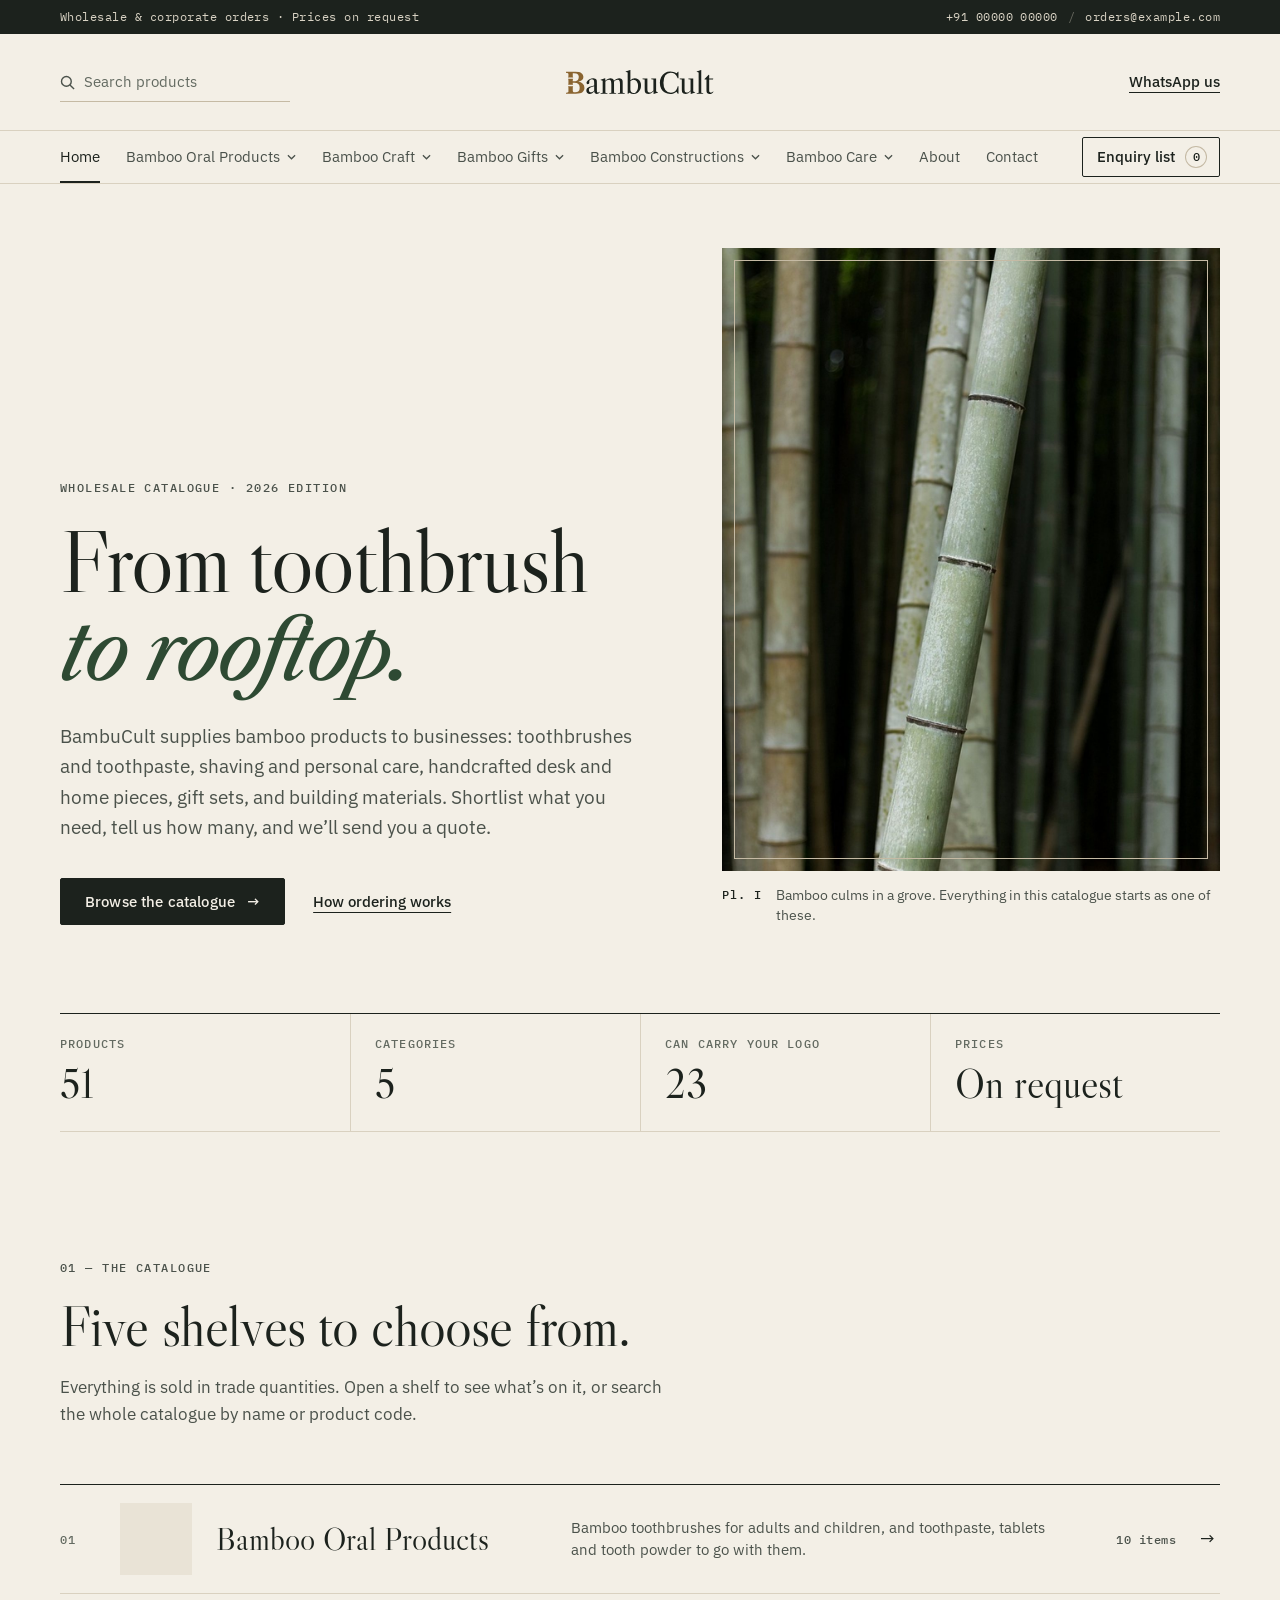
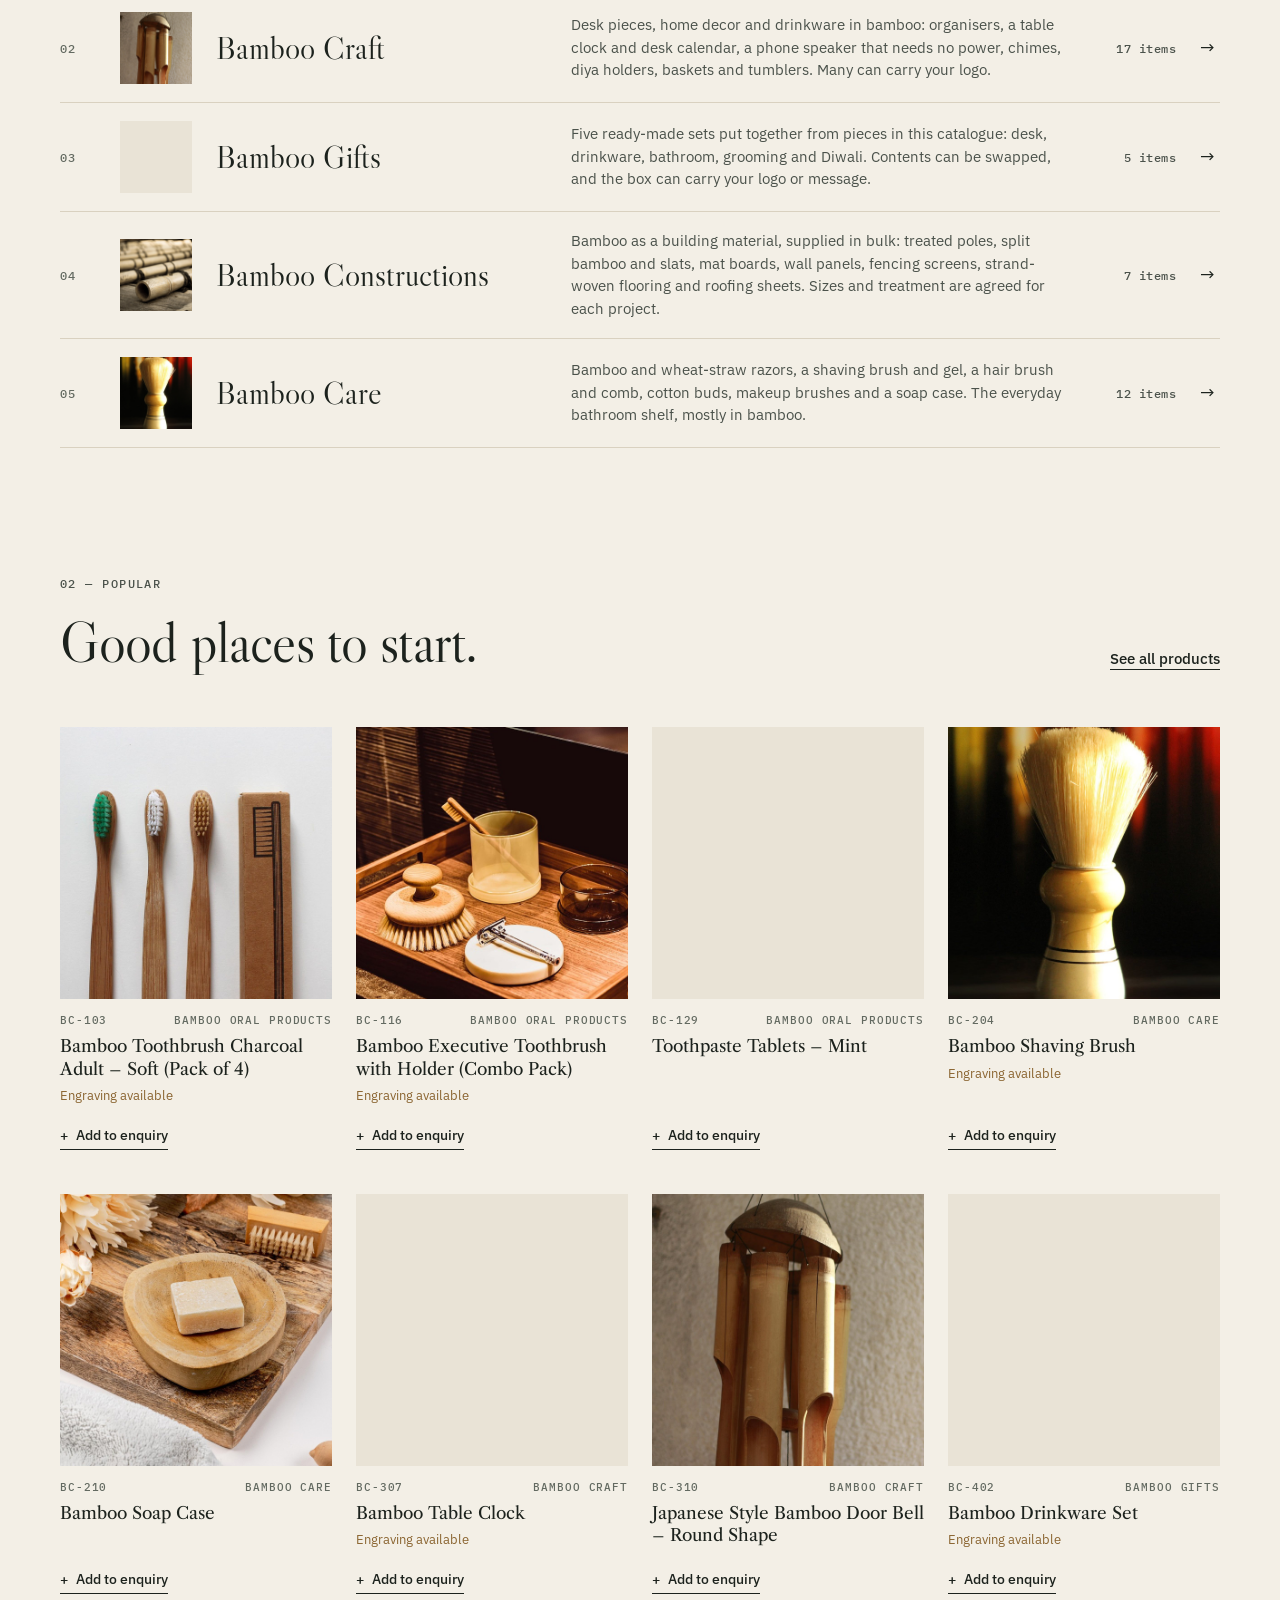
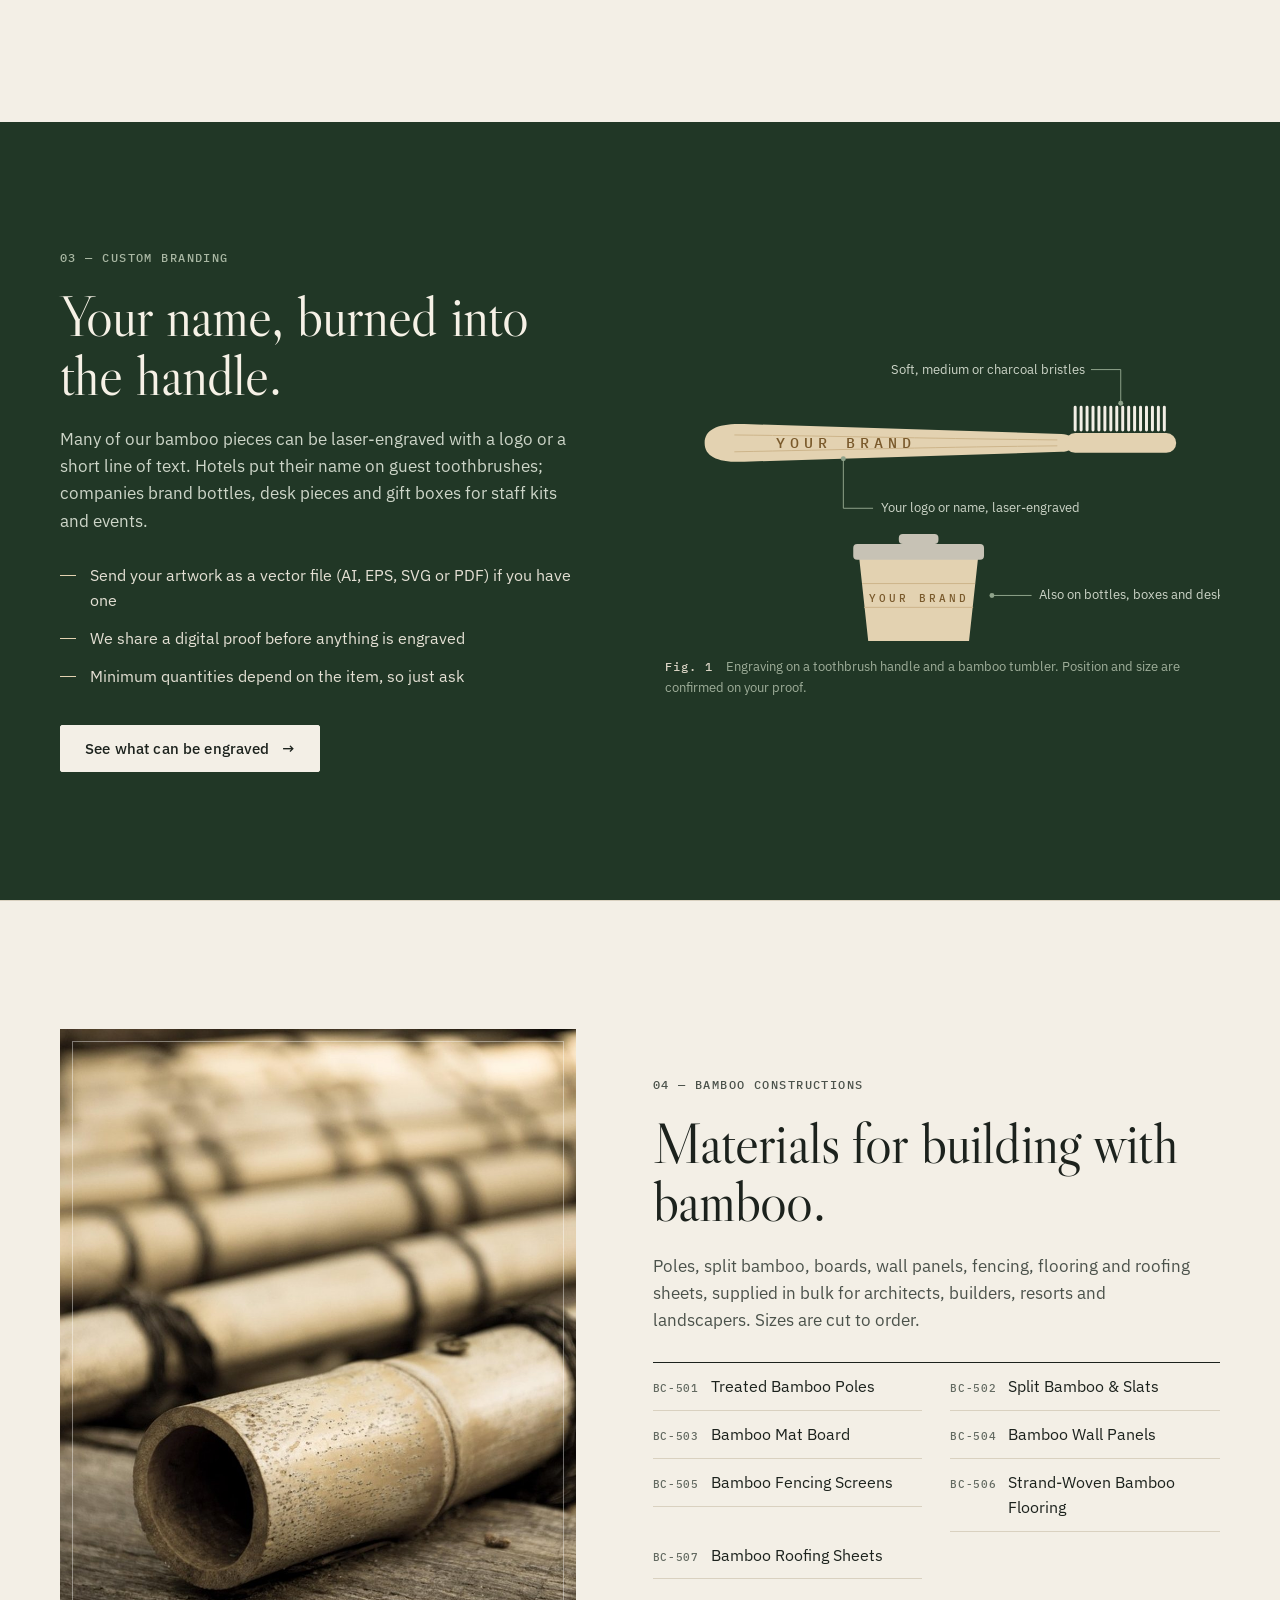
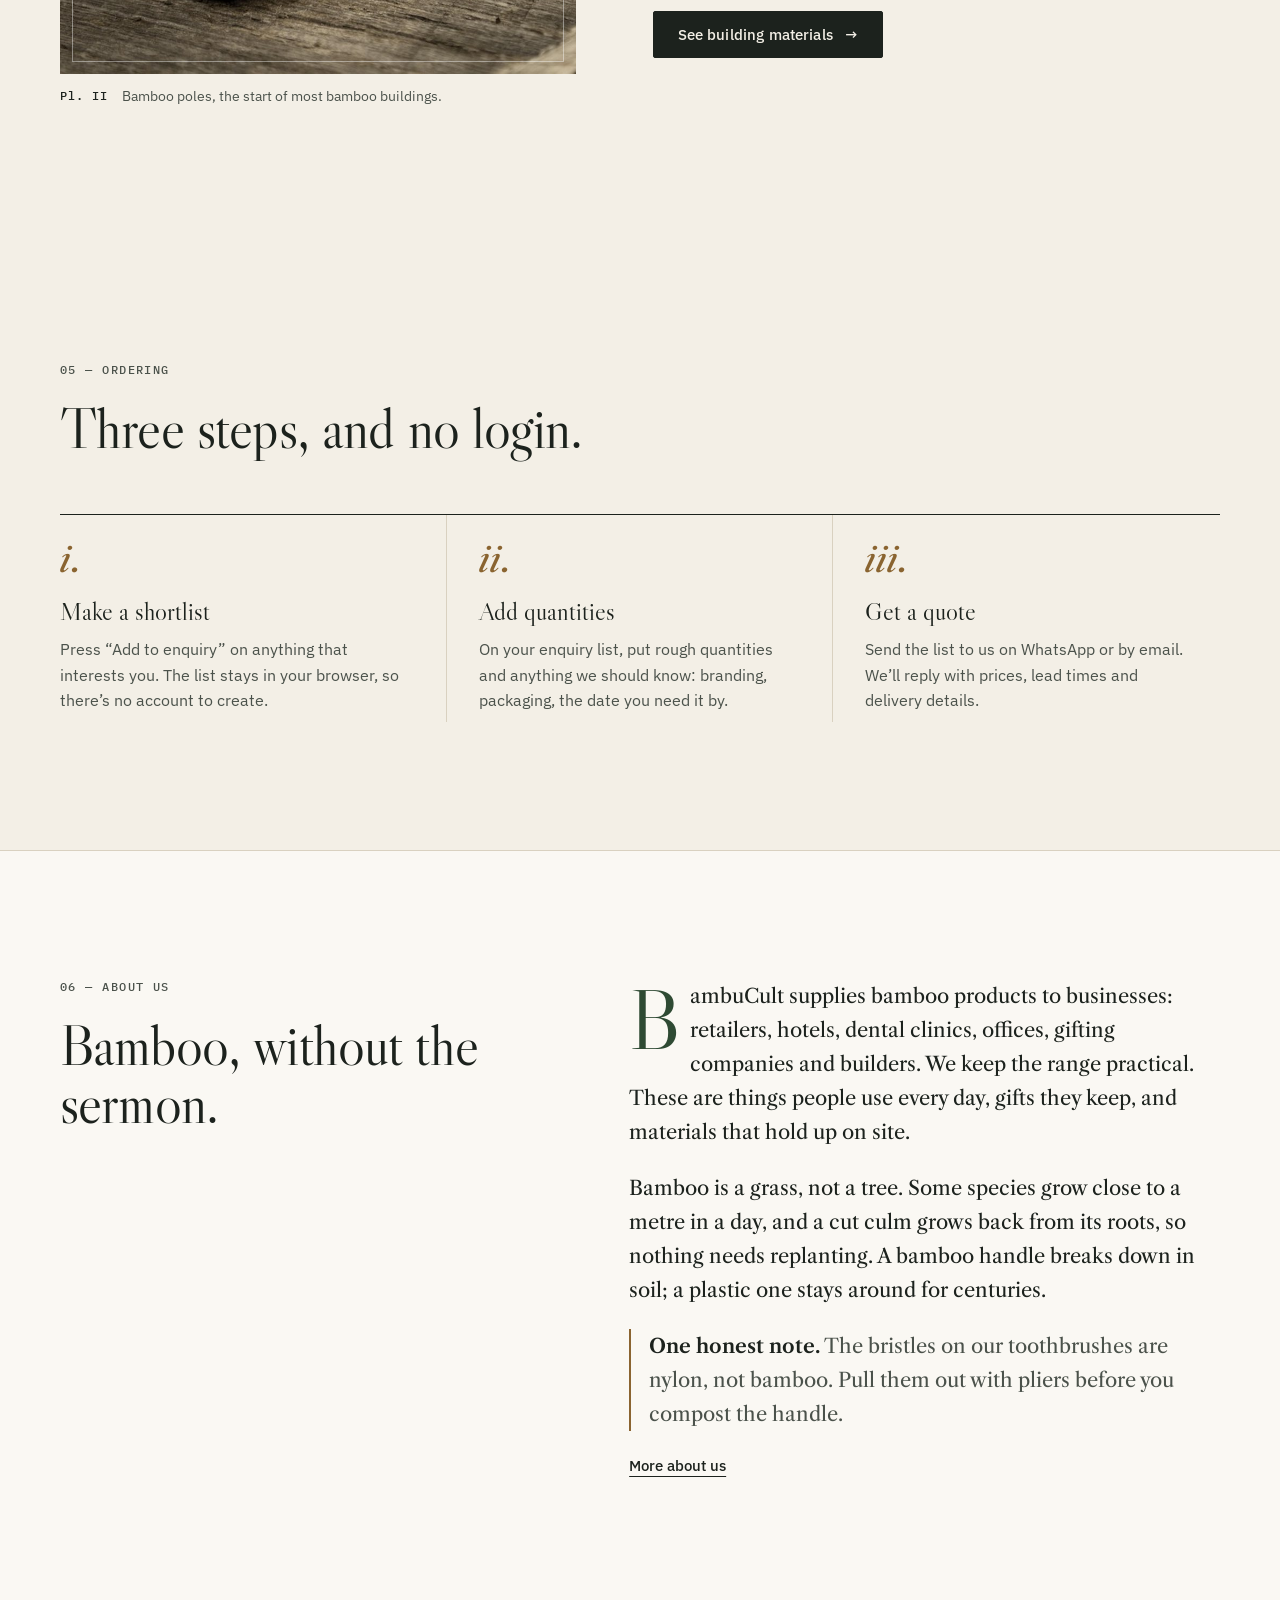
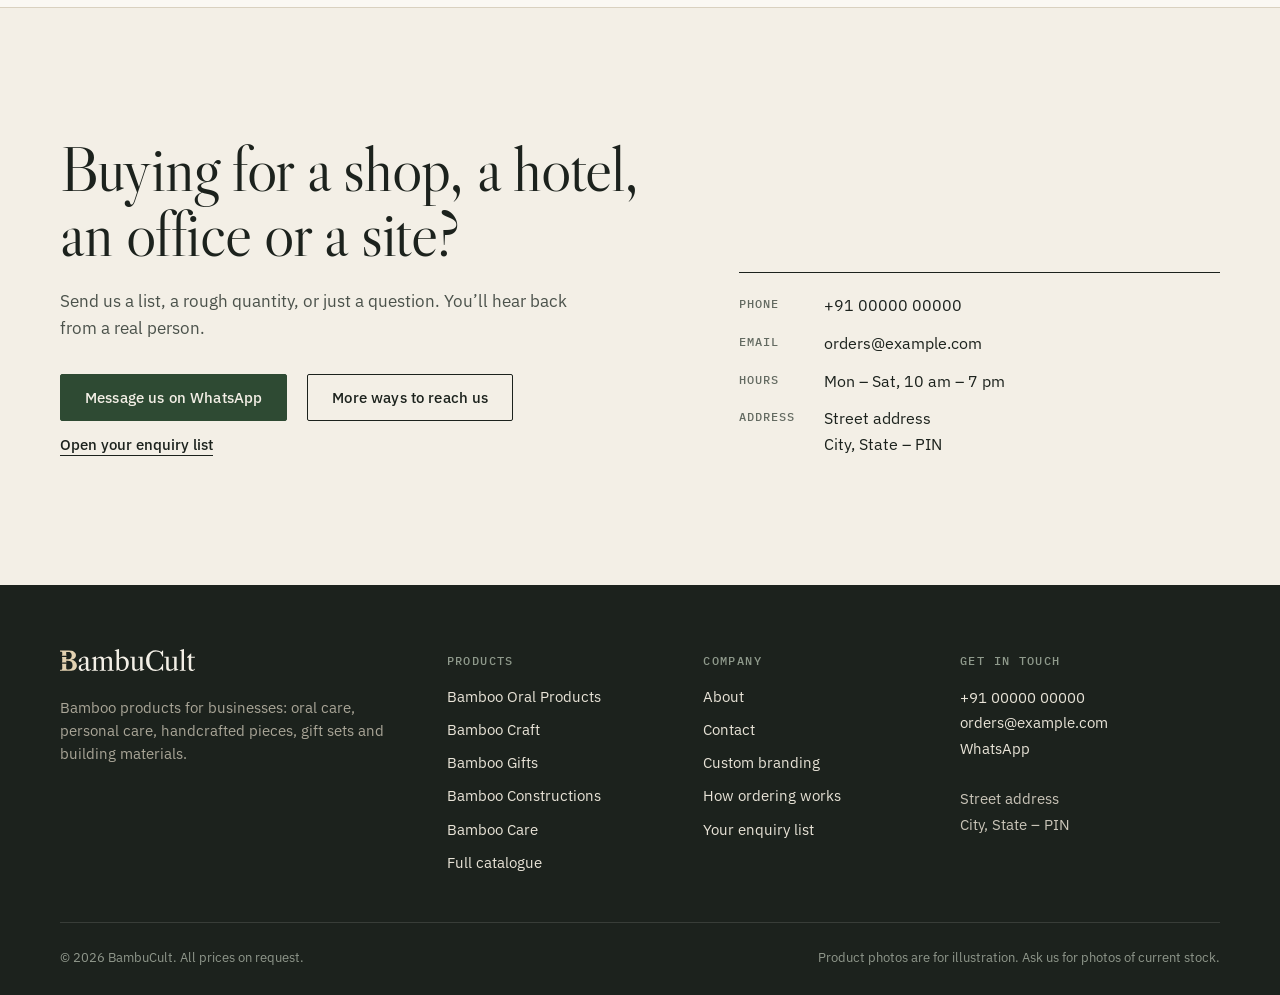
<file: index.html>
<!doctype html>
<html lang="en">
<head>
  <meta charset="utf-8">
  <meta name="viewport" content="width=device-width, initial-scale=1">
  <title>BambuCult — Bamboo products for wholesale and corporate orders</title>
  <meta name="description" content="BambuCult supplies bamboo oral care, personal care, handcrafted desk and home pieces, gift sets and bamboo building materials to businesses. Browse the catalogue and ask for a quote.">
  <meta name="theme-color" content="#f3efe6">
  <link rel="icon" href="favicon.ico" sizes="32x32">
  <link rel="icon" href="favicon.svg" type="image/svg+xml">
  <link rel="apple-touch-icon" href="apple-touch-icon.png">
  <link rel="preconnect" href="https://fonts.googleapis.com">
  <link rel="preconnect" href="https://fonts.gstatic.com" crossorigin>
  <link rel="stylesheet" href="https://fonts.googleapis.com/css2?family=IBM+Plex+Mono:wght@400;500&family=IBM+Plex+Sans:wght@400;500;600&family=Libre+Caslon+Display&family=Libre+Caslon+Text:ital,wght@0,400;0,700;1,400&display=swap">
  <link rel="stylesheet" href="assets/css/style.css">
</head>
<body data-page="home">
  <a class="skip" href="#main">Skip to content</a>

  <!-- layout:header -->
  <div class="topbar">
    <div class="wrap topbar__inner">
      <p>Wholesale &amp; corporate orders · Prices on request</p>
      <p class="topbar__contact"><a data-config="phone"></a><span aria-hidden="true">/</span><a data-config="email"></a></p>
    </div>
  </div>

  <header class="masthead">
    <div class="wrap masthead__inner">
      <form class="quick-search" action="catalogue.html" role="search">
        <label class="sr-only" for="quick-q">Search products</label>
        <svg viewBox="0 0 16 16" aria-hidden="true"><circle cx="6.8" cy="6.8" r="5.2"/><path d="M10.6 10.6L15 15"/></svg>
        <input id="quick-q" name="q" type="search" placeholder="Search products">
      </form>
      <a class="brand" href="index.html" aria-label="BambuCult, home"><svg class="brand__logo" xmlns="http://www.w3.org/2000/svg" viewBox="0 0 516.33 84" role="img" aria-label="BambuCult"><path style="fill:var(--bc-accent,#8a6430)" d="M52.9 10.1Q56.68 12.6 58.79 16.45Q60.89 20.3 60.89 24.7Q60.89 30.92 56.21 35.21Q51.52 39.5 42.92 41.1L42.92 41.5Q52.69 42.5 58.63 48.24Q64.57 53.98 64.57 62.6Q64.57 67.13 62.68 71.17Q60.79 75.2 57.38 77.8Q53.67 80.6 48.32 81.8Q42.97 83 34.24 83L0 83L0 79.72C3.37 79.15 7.86 78.25 8.5 75.94L8.5 62.1C8.5 58.63 7.4 56.5 6.5 56.5L25.69 56.5C24.79 56.5 23.69 58.63 23.69 62.1L23.69 72.15Q23.69 75.65 25.37 76.9Q27.04 78.15 31.72 78.15Q40.02 78.15 43.98 74.15Q47.93 70.14 47.93 61.7Q47.93 52.84 43.28 48.68Q38.63 44.52 28.83 44.52L23.69 44.52L23.69 46.1C23.69 49.57 24.79 51.7 25.69 51.7L6.5 51.7C7.4 51.7 8.5 49.57 8.5 46.1L8.5 36.5C8.5 33.03 7.4 30.9 6.5 30.9L25.69 30.9C24.79 30.9 23.69 33.03 23.69 36.5L23.69 39.54L26.32 39.54Q30.23 39.54 32.55 39.24Q38.4 38.64 41.56 34.92Q44.72 31.2 44.72 24.89Q44.72 21.43 43.73 18.88Q42.74 16.35 40.68 14.56Q38.51 12.71 35.35 11.85Q32.19 10.98 27.53 10.98L23.69 10.98L23.69 20.5C23.69 23.97 24.79 26.1 25.69 26.1L6.5 26.1C7.4 26.1 8.5 23.97 8.5 20.5L8.5 13.06C7.86 10.75 3.37 9.85 0 9.28L0 6L32.47 6Q39.79 6 44.69 7Q49.59 8 52.9 10.1Z"/><path fill="currentColor" d="M71.23 71.8Q71.23 67.4 73.88 64.25Q76.53 61.1 82.48 58.7Q88.43 56.3 98.63 54.1L98.63 44.3Q98.63 38 96.83 35.4Q95.03 32.8 90.63 32.8Q86.33 32.8 83.83 34.85Q81.33 36.9 81.33 40.4Q81.33 41.3 81.43 42.15Q81.53 43 81.53 43.9Q81.53 46.4 80.08 48.05Q78.63 49.7 76.33 49.7Q74.33 49.7 73.03 48.4Q71.73 47.1 71.73 44.9Q71.73 41.6 74.68 38.1Q77.63 34.6 82.53 32.1Q88.53 29 95.23 29Q99.53 29 102.53 30.4Q105.53 31.8 106.83 34.3Q107.63 36 107.88 38.5Q108.13 41 108.13 47.4L108.13 70.3Q108.13 75.2 108.88 76.95Q109.63 78.7 111.83 78.7Q113.23 78.7 114.33 78.05Q115.43 77.4 116.73 75.8L118.43 77.3Q116.13 80.9 113.68 82.45Q111.23 84 108.03 84Q104.03 84 101.83 81.8Q99.63 79.6 99.13 75L98.83 74.8Q95.93 79.1 91.73 81.55Q87.53 84 83.23 84Q77.93 84 74.58 80.6Q71.23 77.2 71.23 71.8ZM98.63 71.4L98.63 57Q91.43 58.4 87.48 60Q83.53 61.6 81.83 63.9Q80.13 66.2 80.13 69.7Q80.13 73.7 82.08 75.9Q84.03 78.1 87.63 78.1Q90.83 78.1 93.73 76.35Q96.63 74.6 98.63 71.4ZM205.93 81L205.93 83L181.43 83L181.43 81L188.93 79.6L188.93 50.2Q188.93 42.9 187.73 39.1Q186.23 34.5 180.93 34.5Q177.23 34.5 173.88 36.15Q170.53 37.8 167.93 40.9Q168.13 44.9 168.13 49.2L168.13 79.6L175.63 81L175.63 83L151.13 83L151.13 81L158.63 79.6L158.63 50.2Q158.63 43.5 157.43 39.1Q155.83 34.5 150.63 34.5Q147.03 34.5 143.68 36.1Q140.33 37.7 137.83 40.7L137.83 79.5L145.33 81L145.33 83L120.73 83L120.73 81L128.33 79.5L128.33 38L120.93 35.2L120.93 33.9L136.43 29L137.43 29L137.43 37.5Q141.73 33.4 146.58 31.2Q151.43 29 156.23 29Q159.83 29 162.68 30.6Q165.53 32.2 166.83 35Q167.43 36.2 167.63 37.6Q171.93 33.5 176.83 31.25Q181.73 29 186.53 29Q190.13 29 192.93 30.6Q195.73 32.2 197.13 35Q197.93 36.6 198.18 39.4Q198.43 42.2 198.43 49.2L198.43 79.6L205.93 81ZM222.53 79.4L222.03 79.4L217.43 82.8L215.83 82.8L215.83 8.9L208.53 6.2L208.53 4.9L224.43 0L225.43 0L225.43 35.8Q231.73 29 240.63 29Q247.13 29 252.13 32.2Q257.13 35.4 259.93 41.15Q262.73 46.9 262.73 54.3Q262.73 62.6 259.28 69.4Q255.83 76.2 249.78 80.1Q243.73 84 236.33 84Q228.63 84 222.53 79.4ZM252.03 57.1Q252.03 46.5 247.88 40.45Q243.73 34.4 236.43 34.4Q233.13 34.4 230.28 35.8Q227.43 37.2 225.43 39.6L225.43 68Q225.43 73.7 228.43 77.15Q231.43 80.6 236.33 80.6Q241.03 80.6 244.58 77.65Q248.13 74.7 250.08 69.4Q252.03 64.1 252.03 57.1ZM322.23 77.9L322.23 79.1L307.23 84L306.53 84L306.53 74.9L306.13 74.8Q302.53 79.2 297.88 81.6Q293.23 84 288.23 84Q284.23 84 281.23 82.4Q278.23 80.8 276.83 77.9Q276.03 76.1 275.73 73.3Q275.43 70.5 275.43 63.7L275.43 33.5L267.93 32L267.93 30L284.93 30L284.93 63.7Q284.93 68.4 285.18 70.9Q285.43 73.4 286.13 74.9Q286.93 76.6 288.78 77.6Q290.63 78.6 293.13 78.6Q296.63 78.6 299.93 76.8Q303.23 75 305.93 71.6L305.93 33.5L298.43 32L298.43 30L315.43 30L315.43 75.5L322.23 77.9ZM365.13 5Q370.93 5 376.53 6.6Q382.13 8.2 386.63 11.1L387.03 11.1L391.93 6L393.73 6L393.73 29L390.73 29Q389.13 24.1 386.63 20Q383.13 14.4 378.38 11.9Q373.63 9.4 366.83 9.4Q354.43 9.4 347.78 18.5Q341.13 27.6 341.13 44.3Q341.13 61 347.88 70.25Q354.63 79.5 366.93 79.5Q372.93 79.5 377.73 77.1Q382.53 74.7 385.73 70.1Q389.53 64.8 391.03 56.8L393.73 56.8L393.73 83L391.33 83L386.73 76.4Q381.43 80.4 376.18 82.2Q370.93 84 364.73 84Q354.13 84 345.88 79.1Q337.63 74.2 333.08 65.3Q328.53 56.4 328.53 45Q328.53 33.4 333.23 24.3Q337.93 15.2 346.23 10.1Q354.53 5 365.13 5ZM452.23 77.9L452.23 79.1L437.23 84L436.53 84L436.53 74.9L436.13 74.8Q432.53 79.2 427.88 81.6Q423.23 84 418.23 84Q414.23 84 411.23 82.4Q408.23 80.8 406.83 77.9Q406.03 76.1 405.73 73.3Q405.43 70.5 405.43 63.7L405.43 33.5L397.93 32L397.93 30L414.93 30L414.93 63.7Q414.93 68.4 415.18 70.9Q415.43 73.4 416.13 74.9Q416.93 76.6 418.78 77.6Q420.63 78.6 423.13 78.6Q426.63 78.6 429.93 76.8Q433.23 75 435.93 71.6L435.93 33.5L428.43 32L428.43 30L445.43 30L445.43 75.5L452.23 77.9ZM480.33 83L457.23 83L457.23 81.1L464.23 79.6L464.23 8.8L457.23 6.2L457.23 4.9L472.53 0L473.43 0L473.43 79.6L480.33 81.1L480.33 83ZM494.93 81.2Q493.13 79.5 492.38 76.95Q491.63 74.4 491.63 69.8L491.63 33.5L485.13 33.5L484.93 31.9L499.33 16.9L501.13 17.1L501.13 30L515.43 30L514.63 33.5L501.13 33.5L501.13 68.9Q501.13 72.5 501.33 74.05Q501.53 75.6 502.03 76.5Q503.63 79.3 507.03 79.3Q509.03 79.3 511.08 78.2Q513.13 77.1 514.63 75.2L516.33 76.5Q514.03 80 510.38 82Q506.73 84 502.73 84Q497.93 84 494.93 81.2Z"/></svg></a>
      <div class="masthead__right">
        <a class="wa-link" data-config="whatsapp" target="_blank" rel="noopener">WhatsApp us</a>
        <a class="list-link list-link--compact" href="enquiry.html" data-nav="enquiry"><span class="long">Enquiry list</span><span class="short">List</span> <span class="count is-empty" data-count>0</span></a>
        <button class="menu-btn" type="button" aria-expanded="false" aria-controls="mobile-nav">Menu</button>
      </div>
    </div>
    <nav class="mobile-nav" id="mobile-nav" aria-label="Mobile" hidden>
      <div class="mobile-nav__inner">
        <form class="mobile-nav__search" action="catalogue.html" role="search">
          <label class="sr-only" for="mobile-q">Search products</label>
          <svg viewBox="0 0 16 16" aria-hidden="true"><circle cx="6.8" cy="6.8" r="5.2"/><path d="M10.6 10.6L15 15"/></svg>
          <input id="mobile-q" name="q" type="search" placeholder="Search products">
        </form>
        <a href="index.html">Home</a>
        <details>
          <summary>Bamboo Oral Products</summary>
          <div class="mobile-nav__sub">
            <a href="catalogue.html?c=oral">All oral products</a>
            <a href="catalogue.html?c=oral&amp;t=Adult%20brushes">Adult toothbrushes</a>
            <a href="catalogue.html?c=oral&amp;t=Kids%E2%80%99%20brushes">Kids’ toothbrushes</a>
            <a href="catalogue.html?c=oral&amp;t=Toothpaste">Toothpaste</a>
          </div>
        </details>
        <details>
          <summary>Bamboo Craft</summary>
          <div class="mobile-nav__sub">
            <a href="catalogue.html?c=craft">All craft</a>
            <a href="catalogue.html?c=craft&amp;t=Desk%20%26%20office">Desk &amp; office</a>
            <a href="catalogue.html?c=craft&amp;t=Home%20%26%20decor">Home &amp; decor</a>
            <a href="catalogue.html?c=craft&amp;t=Kitchen%20%26%20drinkware">Kitchen &amp; drinkware</a>
          </div>
        </details>
        <details>
          <summary>Bamboo Gifts</summary>
          <div class="mobile-nav__sub">
            <a href="catalogue.html?c=gifts">All gift sets</a>
            <a href="product.html?p=gift-desk-set">Desk Essentials Set</a>
            <a href="product.html?p=gift-drinkware-set">Drinkware Set</a>
            <a href="product.html?p=gift-zero-waste-bath">Bathroom Kit</a>
            <a href="product.html?p=gift-grooming-kit">Grooming Kit</a>
            <a href="product.html?p=gift-festive-light">Festive Hamper</a>
          </div>
        </details>
        <details>
          <summary>Bamboo Constructions</summary>
          <div class="mobile-nav__sub">
            <a href="catalogue.html?c=construction">All building materials</a>
            <a href="catalogue.html?c=construction&amp;t=Poles%20%26%20slats">Poles &amp; slats</a>
            <a href="catalogue.html?c=construction&amp;t=Boards%20%26%20panels">Boards &amp; panels</a>
            <a href="catalogue.html?c=construction&amp;t=Flooring%20%26%20roofing">Flooring &amp; roofing</a>
          </div>
        </details>
        <details>
          <summary>Bamboo Care</summary>
          <div class="mobile-nav__sub">
            <a href="catalogue.html?c=care">All care products</a>
            <a href="catalogue.html?c=care&amp;t=Shaving">Shaving</a>
            <a href="catalogue.html?c=care&amp;t=Personal%20care">Personal care</a>
          </div>
        </details>
        <a href="about.html">About</a>
        <a href="contact.html">Contact</a>
        <div class="mobile-nav__contact"><a data-config="phone"></a><a data-config="email"></a></div>
      </div>
    </nav>
  </header>

  <nav class="navbar" aria-label="Main">
    <div class="wrap navbar__inner">
      <ul class="menu">
        <li class="menu__item"><a class="menu__link" href="index.html" data-nav="home">Home</a></li>
          <li class="menu__item has-sub">
            <a class="menu__link" href="catalogue.html?c=oral" data-nav="oral">Bamboo Oral Products<svg class="caret" viewBox="0 0 10 6" aria-hidden="true"><path d="M1 1l4 4 4-4"/></svg></a>
            <div class="sub">
              <div class="sub__panel">
                <p class="sub__lede">Toothbrushes for adults and children, and the toothpaste that goes with them.</p>
                <ul class="sub__list">
                  <li><a href="catalogue.html?c=oral&amp;t=Adult%20brushes">Adult toothbrushes</a></li>
                  <li><a href="catalogue.html?c=oral&amp;t=Kids%E2%80%99%20brushes">Kids’ toothbrushes</a></li>
                  <li><a href="catalogue.html?c=oral&amp;t=Toothpaste">Toothpaste</a></li>
                </ul>
                <a class="sub__all" href="catalogue.html?c=oral">All oral products <span aria-hidden="true">→</span></a>
              </div>
            </div>
          </li>
          <li class="menu__item has-sub">
            <a class="menu__link" href="catalogue.html?c=craft" data-nav="craft">Bamboo Craft<svg class="caret" viewBox="0 0 10 6" aria-hidden="true"><path d="M1 1l4 4 4-4"/></svg></a>
            <div class="sub">
              <div class="sub__panel">
                <p class="sub__lede">Handcrafted desk pieces, home decor and drinkware.</p>
                <ul class="sub__list">
                  <li><a href="catalogue.html?c=craft&amp;t=Desk%20%26%20office">Desk &amp; office</a></li>
                  <li><a href="catalogue.html?c=craft&amp;t=Home%20%26%20decor">Home &amp; decor</a></li>
                  <li><a href="catalogue.html?c=craft&amp;t=Kitchen%20%26%20drinkware">Kitchen &amp; drinkware</a></li>
                </ul>
                <a class="sub__all" href="catalogue.html?c=craft">All craft <span aria-hidden="true">→</span></a>
              </div>
            </div>
          </li>
          <li class="menu__item has-sub">
            <a class="menu__link" href="catalogue.html?c=gifts" data-nav="gifts">Bamboo Gifts<svg class="caret" viewBox="0 0 10 6" aria-hidden="true"><path d="M1 1l4 4 4-4"/></svg></a>
            <div class="sub">
              <div class="sub__panel">
                <p class="sub__lede">Ready-made gift sets. Contents can be swapped and the box can carry your logo.</p>
                <ul class="sub__list">
                  <li><a href="product.html?p=gift-desk-set">Desk Essentials Set</a></li>
                  <li><a href="product.html?p=gift-drinkware-set">Drinkware Set</a></li>
                  <li><a href="product.html?p=gift-zero-waste-bath">Bathroom Kit</a></li>
                  <li><a href="product.html?p=gift-grooming-kit">Grooming Kit</a></li>
                  <li><a href="product.html?p=gift-festive-light">Festive Hamper</a></li>
                </ul>
                <a class="sub__all" href="catalogue.html?c=gifts">All gift sets <span aria-hidden="true">→</span></a>
              </div>
            </div>
          </li>
          <li class="menu__item has-sub has-sub--right">
            <a class="menu__link" href="catalogue.html?c=construction" data-nav="construction">Bamboo Constructions<svg class="caret" viewBox="0 0 10 6" aria-hidden="true"><path d="M1 1l4 4 4-4"/></svg></a>
            <div class="sub">
              <div class="sub__panel">
                <p class="sub__lede">Bamboo building materials supplied in bulk, cut and sized to order.</p>
                <ul class="sub__list">
                  <li><a href="catalogue.html?c=construction&amp;t=Poles%20%26%20slats">Poles &amp; slats</a></li>
                  <li><a href="catalogue.html?c=construction&amp;t=Boards%20%26%20panels">Boards &amp; panels</a></li>
                  <li><a href="catalogue.html?c=construction&amp;t=Flooring%20%26%20roofing">Flooring &amp; roofing</a></li>
                </ul>
                <a class="sub__all" href="catalogue.html?c=construction">All building materials <span aria-hidden="true">→</span></a>
              </div>
            </div>
          </li>
          <li class="menu__item has-sub has-sub--right">
            <a class="menu__link" href="catalogue.html?c=care" data-nav="care">Bamboo Care<svg class="caret" viewBox="0 0 10 6" aria-hidden="true"><path d="M1 1l4 4 4-4"/></svg></a>
            <div class="sub">
              <div class="sub__panel">
                <p class="sub__lede">Razors, brushes, combs and the rest of the bathroom shelf, mostly in bamboo.</p>
                <ul class="sub__list">
                  <li><a href="catalogue.html?c=care&amp;t=Shaving">Shaving</a></li>
                  <li><a href="catalogue.html?c=care&amp;t=Personal%20care">Personal care</a></li>
                </ul>
                <a class="sub__all" href="catalogue.html?c=care">All care products <span aria-hidden="true">→</span></a>
              </div>
            </div>
          </li>
        <li class="menu__item"><a class="menu__link" href="about.html" data-nav="about">About</a></li>
        <li class="menu__item"><a class="menu__link" href="contact.html" data-nav="contact">Contact</a></li>
      </ul>
      <a class="list-link" href="enquiry.html" data-nav="enquiry">Enquiry list <span class="count is-empty" data-count>0</span></a>
    </div>
  </nav>
  <!-- /layout:header -->

  <main id="main">
    <section class="hero">
      <div class="wrap hero__inner">
        <div class="hero__text">
          <p class="eyebrow">Wholesale catalogue · <span data-year></span> edition</p>
          <h1 class="display">From toothbrush <em>to rooftop.</em></h1>
          <p class="lede">BambuCult supplies bamboo products to businesses: toothbrushes and toothpaste, shaving and personal care, handcrafted desk and home pieces, gift sets, and building materials. Shortlist what you need, tell us how many, and we’ll send you a quote.</p>
          <div class="hero__actions">
            <a class="btn" href="catalogue.html">Browse the catalogue <span class="arrow" aria-hidden="true">→</span></a>
            <a class="link-under" href="#ordering">How ordering works</a>
          </div>
        </div>

        <figure class="hero__figure">
          <div class="plate">
            <svg viewBox="0 0 420 525" preserveAspectRatio="xMidYMid slice" aria-hidden="true">
              <g stroke="#3b4338" stroke-width="1.1" stroke-linecap="round" fill="none">
                <g opacity=".5">
                  <path d="M26 525L30 0h13l-3 525z" fill="#e8ddc6" stroke="none"/>
                  <path d="M26 525L30 0M40 525L43 0"/>
                  <path d="M26.2 498q7 3 14 0M27.1 384q7 3 13.7 0M28 266q7 3 13.5 0M28.9 150q6.6 3 13.2 0M29.7 40q6.5 3 13.1 0"/>
                </g>
                <g opacity=".62">
                  <path d="M352 525L346 0h15l7 525z" fill="#e7dcc4" stroke="none"/>
                  <path d="M352 525L346 0M368 525L361 0"/>
                  <path d="M351.4 470q8 4 15.9 0M350.1 360q8 4 15.7 0M348.8 246q7.8 4 15.5 0M347.5 130q7.6 4 15.2 0M346.2 20q7.5 4 15.1 0"/>
                </g>

                <path d="M92 525L104 0h32l-10 525z" fill="#e2d1ae" stroke="none"/>
                <path d="M92 525L104 0M126 525L136 0"/>
                <path d="M121 525L131 0" stroke-opacity=".22"/>
                <path d="M93.7 452q16.8 5 33.7 0M96.2 340q16.7 5 33.3 0M98.9 224q16.4 5 32.8 0M101.6 104q16.2 5 32.4 0"/>
                <path d="M93.7 447q16.8 4 33.7 0M96.2 335q16.7 4 33.3 0M98.9 219q16.4 4 32.8 0M101.6 99q16.2 4 32.4 0" stroke-opacity=".45"/>

                <path d="M170 525L178 0h46l-6 525z" fill="#dcc69c" stroke="none"/>
                <path d="M170 525L178 0M218 525L224 0"/>
                <path d="M212 525L218.5 0" stroke-opacity=".22"/>
                <path d="M170.6 486q23.9 6 47.8 0M172.2 378q23.8 6 47.5 0M174 262q23.5 6 47 0M175.8 144q23.3 6 46.6 0M177.5 34q23 6 46.1 0"/>
                <path d="M170.6 481q23.9 5 47.8 0M172.2 373q23.8 5 47.5 0M174 257q23.5 5 47 0M175.8 139q23.3 5 46.6 0M177.5 29q23 5 46.1 0" stroke-opacity=".45"/>

                <path d="M268 525L262 0h21l7 525z" fill="#e5d6b6" stroke="none"/>
                <path d="M268 525L262 0M290 525L283 0"/>
                <path d="M285 525L278.5 0" stroke-opacity=".22"/>
                <path d="M266.9 432q11 4.5 21.9 0M265.7 320q10.8 4.5 21.6 0M264.3 204q10.7 4.5 21.4 0M263 88q10.6 4.5 21.2 0"/>
                <path d="M266.9 428q11 3.5 21.9 0M265.7 316q10.8 3.5 21.6 0M264.3 200q10.7 3.5 21.4 0M263 84q10.6 3.5 21.2 0" stroke-opacity=".45"/>

                <path d="M222.4 144l14-8M101.6 104L90 96M284.2 88l12-8M285.7 204l12.3-6M174 262l-12-6M177.5 34l-11.5-8M287.3 320l10.7-6M96.2 340l-10.2-6"/>
                <g fill="#5f7658" stroke="#2f3a2e" stroke-width=".9">
                  <path d="M236 136c26-20 64-32 106-32-38 12-74 26-106 32z"/>
                  <path d="M236 138c30 2 64 14 94 38-32-14-64-26-94-38z"/>
                  <path d="M90 96C70 84 42 78 12 80c30 8 56 14 78 16z"/>
                  <path d="M90 98c-18 8-40 20-60 42 22-16 42-30 60-42z"/>
                  <path d="M296 80c30-16 68-24 108-22-38 10-74 18-108 22z"/>
                  <path d="M298 198c32 2 68 14 100 38-36-14-68-26-100-38z"/>
                  <path d="M162 256c-26-14-58-22-96-20 36 8 68 16 96 20z"/>
                  <path d="M166 26C150 12 132 4 110-2c22 12 40 20 56 28z"/>
                  <path d="M298 314c22-8 48-10 74-6-24 4-50 6-74 6z"/>
                  <path d="M86 334c-18-12-40-18-64-16 24 6 44 12 64 16z"/>
                </g>
                <g stroke="#2f3a2e" stroke-opacity=".45" stroke-width=".8">
                  <path d="M236 136c40-18 74-28 106-32M236 138c34 8 66 22 94 38M90 96C62 86 36 81 12 80M90 98c-22 12-42 26-60 42M296 80c34-14 70-21 108-22M298 198c34 8 66 22 100 38M162 256c-30-10-62-18-96-20M166 26C148 14 130 5 110-2M298 314c24-5 50-7 74-6M86 334c-20-9-42-14-64-16"/>
                </g>
              </g>
            </svg>
            <img src="images/hero.jpg" alt="" data-soft>
          </div>
          <figcaption><span>Pl. I</span> Bamboo culms in a grove. Everything in this catalogue starts as one of these.</figcaption>
        </figure>
      </div>

      <div class="wrap">
        <dl class="facts">
          <div><dt>Products</dt><dd data-fact="products">51</dd></div>
          <div><dt>Categories</dt><dd data-fact="categories">5</dd></div>
          <div><dt>Can carry your logo</dt><dd data-fact="engrave">23</dd></div>
          <div><dt>Prices</dt><dd>On request</dd></div>
        </dl>
      </div>
    </section>

    <section class="section" aria-labelledby="index-title">
      <div class="wrap">
        <header class="section__head">
          <p class="eyebrow">01 — The catalogue</p>
          <h2 id="index-title">Five shelves to choose from.</h2>
          <p>Everything is sold in trade quantities. Open a shelf to see what’s on it, or search the whole catalogue by name or product code.</p>
        </header>
        <ol class="index" id="cat-index"></ol>
      </div>
    </section>

    <section class="section section--flush" aria-labelledby="featured-title">
      <div class="wrap">
        <header class="section__head section__head--row">
          <div>
            <p class="eyebrow">02 — Popular</p>
            <h2 id="featured-title">Good places to start.</h2>
          </div>
          <a class="link-under" href="catalogue.html">See all products</a>
        </header>
        <div class="grid" id="featured"></div>
      </div>
    </section>

    <section class="branding" id="branding" aria-labelledby="branding-title">
      <div class="wrap branding__inner">
        <div>
          <p class="eyebrow">03 — Custom branding</p>
          <h2 id="branding-title">Your name, burned into the handle.</h2>
          <p>Many of our bamboo pieces can be laser-engraved with a logo or a short line of text. Hotels put their name on guest toothbrushes; companies brand bottles, desk pieces and gift boxes for staff kits and events.</p>
          <ul class="ticks">
            <li>Send your artwork as a vector file (AI, EPS, SVG or PDF) if you have one</li>
            <li>We share a digital proof before anything is engraved</li>
            <li>Minimum quantities depend on the item, so just ask</li>
          </ul>
          <a class="btn btn--light" href="catalogue.html?engrave=1">See what can be engraved <span class="arrow" aria-hidden="true">→</span></a>
        </div>

        <figure class="branding__art">
          <svg viewBox="0 0 560 320" aria-hidden="true">
            <path d="M40 120c0-14 14-20 40-19l320 10c8 0 12 4 12 9s-4 9-12 9L80 139c-26 1-40-5-40-19z" fill="#e3d2b1"/>
            <path d="M70 112c100 1 220 4 326 5M70 129c100-2 220-5 326-6" stroke="#cdb58a" stroke-width="1" fill="none"/>
            <rect x="404" y="110" width="112" height="20" rx="10" fill="#e3d2b1"/>
            <path d="M414 107V84M420 107V84M426 107V84M432 107V84M438 107V84M444 107V84M450 107V84M456 107V84M462 107V84M468 107V84M474 107V84M480 107V84M486 107V84M492 107V84M498 107V84M504 107V84" stroke="#f3efe6" stroke-width="3" stroke-linecap="round"/>
            <text x="112" y="125.5" font-family="IBM Plex Mono, monospace" font-size="15" font-weight="500" letter-spacing="5" fill="#7a5a2c">YOUR BRAND</text>

            <path d="M180 136v50h30" stroke="#8fa38b" stroke-width="1" fill="none"/>
            <circle cx="180" cy="136" r="2.5" fill="#8fa38b"/>
            <text x="218" y="190" font-family="IBM Plex Sans, sans-serif" font-size="13" fill="#cdd5c8">Your logo or name, laser-engraved</text>
            <path d="M460 80V46h-30" stroke="#8fa38b" stroke-width="1" fill="none"/>
            <circle cx="460" cy="80" r="2.5" fill="#8fa38b"/>
            <text x="424" y="50" text-anchor="end" font-family="IBM Plex Sans, sans-serif" font-size="13" fill="#cdd5c8">Soft, medium or charcoal bristles</text>

            <path d="M196 236h120l-10 92a12 12 0 0 1-12 11h-76a12 12 0 0 1-12-11z" fill="#e3d2b1"/>
            <rect x="190" y="222" width="132" height="16" rx="4" fill="#c7c2b5"/>
            <rect x="236" y="212" width="40" height="10" rx="4" fill="#c7c2b5"/>
            <path d="M199 262h114M201 286h110" stroke="#cdb58a" stroke-width="1" fill="none"/>
            <text x="256" y="280.5" text-anchor="middle" font-family="IBM Plex Mono, monospace" font-size="11" font-weight="500" letter-spacing="3" fill="#7a5a2c">YOUR BRAND</text>
            <path d="M330 274h40" stroke="#8fa38b" stroke-width="1" fill="none"/>
            <circle cx="330" cy="274" r="2.5" fill="#8fa38b"/>
            <text x="378" y="278" font-family="IBM Plex Sans, sans-serif" font-size="13" fill="#cdd5c8">Also on bottles, boxes and desk pieces</text>
          </svg>
          <figcaption><span>Fig. 1</span> Engraving on a toothbrush handle and a bamboo tumbler. Position and size are confirmed on your proof.</figcaption>
        </figure>
      </div>
    </section>

    <section class="section build" id="building" aria-labelledby="build-title">
      <div class="wrap build__inner">
        <figure class="photo-band">
          <div class="frame frame--tall">
            <img src="images/products/BC-501.jpg" alt="Bamboo poles stacked for building" data-soft>
          </div>
          <figcaption><span>Pl. II</span> Bamboo poles, the start of most bamboo buildings.</figcaption>
        </figure>
        <div>
          <p class="eyebrow">04 — Bamboo Constructions</p>
          <h2 class="h2" id="build-title">Materials for building with bamboo.</h2>
          <p class="build__lede">Poles, split bamboo, boards, wall panels, fencing, flooring and roofing sheets, supplied in bulk for architects, builders, resorts and landscapers. Sizes are cut to order.</p>
          <ul class="build__list" id="build-list"></ul>
          <a class="btn" href="catalogue.html?c=construction">See building materials <span class="arrow" aria-hidden="true">→</span></a>
        </div>
      </div>
    </section>

    <section class="section" id="ordering" aria-labelledby="ordering-title">
      <div class="wrap">
        <header class="section__head">
          <p class="eyebrow">05 — Ordering</p>
          <h2 id="ordering-title">Three steps, and no login.</h2>
        </header>
        <ol class="steps">
          <li>
            <span class="steps__no">i.</span>
            <h3>Make a shortlist</h3>
            <p>Press “Add to enquiry” on anything that interests you. The list stays in your browser, so there’s no account to create.</p>
          </li>
          <li>
            <span class="steps__no">ii.</span>
            <h3>Add quantities</h3>
            <p>On your enquiry list, put rough quantities and anything we should know: branding, packaging, the date you need it by.</p>
          </li>
          <li>
            <span class="steps__no">iii.</span>
            <h3>Get a quote</h3>
            <p>Send the list to us on WhatsApp or by email. We’ll reply with prices, lead times and delivery details.</p>
          </li>
        </ol>
      </div>
    </section>

    <section class="section about" id="about" aria-labelledby="about-title">
      <div class="wrap about__inner">
        <div>
          <p class="eyebrow">06 — About us</p>
          <h2 class="h2" id="about-title">Bamboo, without the sermon.</h2>
        </div>
        <div class="about__body">
          <p>BambuCult supplies bamboo products to businesses: retailers, hotels, dental clinics, offices, gifting companies and builders. We keep the range practical. These are things people use every day, gifts they keep, and materials that hold up on site.</p>
          <p>Bamboo is a grass, not a tree. Some species grow close to a metre in a day, and a cut culm grows back from its roots, so nothing needs replanting. A bamboo handle breaks down in soil; a plastic one stays around for centuries.</p>
          <p class="aside"><strong>One honest note.</strong> The bristles on our toothbrushes are nylon, not bamboo. Pull them out with pliers before you compost the handle.</p>
          <a class="link-under" href="about.html">More about us</a>
        </div>
      </div>
    </section>

    <section class="section contact" id="contact" aria-labelledby="contact-title">
      <div class="wrap contact__inner">
        <div>
          <h2 id="contact-title">Buying for a shop, a hotel, an office or a site?</h2>
          <p>Send us a list, a rough quantity, or just a question. You’ll hear back from a real person.</p>
          <div class="contact__actions">
            <a class="btn btn--leaf" data-config="whatsapp" target="_blank" rel="noopener">Message us on WhatsApp</a>
            <a class="btn btn--ghost" href="contact.html">More ways to reach us</a>
            <a class="link-under" href="enquiry.html">Open your enquiry list</a>
          </div>
        </div>
        <dl class="details">
          <dt>Phone</dt><dd><a data-config="phone"></a></dd>
          <dt>Email</dt><dd><a data-config="email"></a></dd>
          <dt>Hours</dt><dd data-config="hours"></dd>
          <dt>Address</dt><dd data-config="address"></dd>
        </dl>
      </div>
    </section>
  </main>

  <!-- layout:footer -->
  <footer class="site-footer">
    <div class="wrap">
      <div class="footer__top">
        <div class="footer__brand">
          <a class="brand brand--light" href="index.html" aria-label="BambuCult, home"><svg class="brand__logo" xmlns="http://www.w3.org/2000/svg" viewBox="0 0 516.33 84" role="img" aria-label="BambuCult"><path style="fill:var(--bc-accent,#8a6430)" d="M52.9 10.1Q56.68 12.6 58.79 16.45Q60.89 20.3 60.89 24.7Q60.89 30.92 56.21 35.21Q51.52 39.5 42.92 41.1L42.92 41.5Q52.69 42.5 58.63 48.24Q64.57 53.98 64.57 62.6Q64.57 67.13 62.68 71.17Q60.79 75.2 57.38 77.8Q53.67 80.6 48.32 81.8Q42.97 83 34.24 83L0 83L0 79.72C3.37 79.15 7.86 78.25 8.5 75.94L8.5 62.1C8.5 58.63 7.4 56.5 6.5 56.5L25.69 56.5C24.79 56.5 23.69 58.63 23.69 62.1L23.69 72.15Q23.69 75.65 25.37 76.9Q27.04 78.15 31.72 78.15Q40.02 78.15 43.98 74.15Q47.93 70.14 47.93 61.7Q47.93 52.84 43.28 48.68Q38.63 44.52 28.83 44.52L23.69 44.52L23.69 46.1C23.69 49.57 24.79 51.7 25.69 51.7L6.5 51.7C7.4 51.7 8.5 49.57 8.5 46.1L8.5 36.5C8.5 33.03 7.4 30.9 6.5 30.9L25.69 30.9C24.79 30.9 23.69 33.03 23.69 36.5L23.69 39.54L26.32 39.54Q30.23 39.54 32.55 39.24Q38.4 38.64 41.56 34.92Q44.72 31.2 44.72 24.89Q44.72 21.43 43.73 18.88Q42.74 16.35 40.68 14.56Q38.51 12.71 35.35 11.85Q32.19 10.98 27.53 10.98L23.69 10.98L23.69 20.5C23.69 23.97 24.79 26.1 25.69 26.1L6.5 26.1C7.4 26.1 8.5 23.97 8.5 20.5L8.5 13.06C7.86 10.75 3.37 9.85 0 9.28L0 6L32.47 6Q39.79 6 44.69 7Q49.59 8 52.9 10.1Z"/><path fill="currentColor" d="M71.23 71.8Q71.23 67.4 73.88 64.25Q76.53 61.1 82.48 58.7Q88.43 56.3 98.63 54.1L98.63 44.3Q98.63 38 96.83 35.4Q95.03 32.8 90.63 32.8Q86.33 32.8 83.83 34.85Q81.33 36.9 81.33 40.4Q81.33 41.3 81.43 42.15Q81.53 43 81.53 43.9Q81.53 46.4 80.08 48.05Q78.63 49.7 76.33 49.7Q74.33 49.7 73.03 48.4Q71.73 47.1 71.73 44.9Q71.73 41.6 74.68 38.1Q77.63 34.6 82.53 32.1Q88.53 29 95.23 29Q99.53 29 102.53 30.4Q105.53 31.8 106.83 34.3Q107.63 36 107.88 38.5Q108.13 41 108.13 47.4L108.13 70.3Q108.13 75.2 108.88 76.95Q109.63 78.7 111.83 78.7Q113.23 78.7 114.33 78.05Q115.43 77.4 116.73 75.8L118.43 77.3Q116.13 80.9 113.68 82.45Q111.23 84 108.03 84Q104.03 84 101.83 81.8Q99.63 79.6 99.13 75L98.83 74.8Q95.93 79.1 91.73 81.55Q87.53 84 83.23 84Q77.93 84 74.58 80.6Q71.23 77.2 71.23 71.8ZM98.63 71.4L98.63 57Q91.43 58.4 87.48 60Q83.53 61.6 81.83 63.9Q80.13 66.2 80.13 69.7Q80.13 73.7 82.08 75.9Q84.03 78.1 87.63 78.1Q90.83 78.1 93.73 76.35Q96.63 74.6 98.63 71.4ZM205.93 81L205.93 83L181.43 83L181.43 81L188.93 79.6L188.93 50.2Q188.93 42.9 187.73 39.1Q186.23 34.5 180.93 34.5Q177.23 34.5 173.88 36.15Q170.53 37.8 167.93 40.9Q168.13 44.9 168.13 49.2L168.13 79.6L175.63 81L175.63 83L151.13 83L151.13 81L158.63 79.6L158.63 50.2Q158.63 43.5 157.43 39.1Q155.83 34.5 150.63 34.5Q147.03 34.5 143.68 36.1Q140.33 37.7 137.83 40.7L137.83 79.5L145.33 81L145.33 83L120.73 83L120.73 81L128.33 79.5L128.33 38L120.93 35.2L120.93 33.9L136.43 29L137.43 29L137.43 37.5Q141.73 33.4 146.58 31.2Q151.43 29 156.23 29Q159.83 29 162.68 30.6Q165.53 32.2 166.83 35Q167.43 36.2 167.63 37.6Q171.93 33.5 176.83 31.25Q181.73 29 186.53 29Q190.13 29 192.93 30.6Q195.73 32.2 197.13 35Q197.93 36.6 198.18 39.4Q198.43 42.2 198.43 49.2L198.43 79.6L205.93 81ZM222.53 79.4L222.03 79.4L217.43 82.8L215.83 82.8L215.83 8.9L208.53 6.2L208.53 4.9L224.43 0L225.43 0L225.43 35.8Q231.73 29 240.63 29Q247.13 29 252.13 32.2Q257.13 35.4 259.93 41.15Q262.73 46.9 262.73 54.3Q262.73 62.6 259.28 69.4Q255.83 76.2 249.78 80.1Q243.73 84 236.33 84Q228.63 84 222.53 79.4ZM252.03 57.1Q252.03 46.5 247.88 40.45Q243.73 34.4 236.43 34.4Q233.13 34.4 230.28 35.8Q227.43 37.2 225.43 39.6L225.43 68Q225.43 73.7 228.43 77.15Q231.43 80.6 236.33 80.6Q241.03 80.6 244.58 77.65Q248.13 74.7 250.08 69.4Q252.03 64.1 252.03 57.1ZM322.23 77.9L322.23 79.1L307.23 84L306.53 84L306.53 74.9L306.13 74.8Q302.53 79.2 297.88 81.6Q293.23 84 288.23 84Q284.23 84 281.23 82.4Q278.23 80.8 276.83 77.9Q276.03 76.1 275.73 73.3Q275.43 70.5 275.43 63.7L275.43 33.5L267.93 32L267.93 30L284.93 30L284.93 63.7Q284.93 68.4 285.18 70.9Q285.43 73.4 286.13 74.9Q286.93 76.6 288.78 77.6Q290.63 78.6 293.13 78.6Q296.63 78.6 299.93 76.8Q303.23 75 305.93 71.6L305.93 33.5L298.43 32L298.43 30L315.43 30L315.43 75.5L322.23 77.9ZM365.13 5Q370.93 5 376.53 6.6Q382.13 8.2 386.63 11.1L387.03 11.1L391.93 6L393.73 6L393.73 29L390.73 29Q389.13 24.1 386.63 20Q383.13 14.4 378.38 11.9Q373.63 9.4 366.83 9.4Q354.43 9.4 347.78 18.5Q341.13 27.6 341.13 44.3Q341.13 61 347.88 70.25Q354.63 79.5 366.93 79.5Q372.93 79.5 377.73 77.1Q382.53 74.7 385.73 70.1Q389.53 64.8 391.03 56.8L393.73 56.8L393.73 83L391.33 83L386.73 76.4Q381.43 80.4 376.18 82.2Q370.93 84 364.73 84Q354.13 84 345.88 79.1Q337.63 74.2 333.08 65.3Q328.53 56.4 328.53 45Q328.53 33.4 333.23 24.3Q337.93 15.2 346.23 10.1Q354.53 5 365.13 5ZM452.23 77.9L452.23 79.1L437.23 84L436.53 84L436.53 74.9L436.13 74.8Q432.53 79.2 427.88 81.6Q423.23 84 418.23 84Q414.23 84 411.23 82.4Q408.23 80.8 406.83 77.9Q406.03 76.1 405.73 73.3Q405.43 70.5 405.43 63.7L405.43 33.5L397.93 32L397.93 30L414.93 30L414.93 63.7Q414.93 68.4 415.18 70.9Q415.43 73.4 416.13 74.9Q416.93 76.6 418.78 77.6Q420.63 78.6 423.13 78.6Q426.63 78.6 429.93 76.8Q433.23 75 435.93 71.6L435.93 33.5L428.43 32L428.43 30L445.43 30L445.43 75.5L452.23 77.9ZM480.33 83L457.23 83L457.23 81.1L464.23 79.6L464.23 8.8L457.23 6.2L457.23 4.9L472.53 0L473.43 0L473.43 79.6L480.33 81.1L480.33 83ZM494.93 81.2Q493.13 79.5 492.38 76.95Q491.63 74.4 491.63 69.8L491.63 33.5L485.13 33.5L484.93 31.9L499.33 16.9L501.13 17.1L501.13 30L515.43 30L514.63 33.5L501.13 33.5L501.13 68.9Q501.13 72.5 501.33 74.05Q501.53 75.6 502.03 76.5Q503.63 79.3 507.03 79.3Q509.03 79.3 511.08 78.2Q513.13 77.1 514.63 75.2L516.33 76.5Q514.03 80 510.38 82Q506.73 84 502.73 84Q497.93 84 494.93 81.2Z"/></svg></a>
          <p>Bamboo products for businesses: oral care, personal care, handcrafted pieces, gift sets and building materials.</p>
        </div>
        <div>
          <h2>Products</h2>
          <ul>
            <li><a href="catalogue.html?c=oral">Bamboo Oral Products</a></li>
            <li><a href="catalogue.html?c=craft">Bamboo Craft</a></li>
            <li><a href="catalogue.html?c=gifts">Bamboo Gifts</a></li>
            <li><a href="catalogue.html?c=construction">Bamboo Constructions</a></li>
            <li><a href="catalogue.html?c=care">Bamboo Care</a></li>
            <li><a href="catalogue.html">Full catalogue</a></li>
          </ul>
        </div>
        <div>
          <h2>Company</h2>
          <ul>
            <li><a href="about.html">About</a></li>
            <li><a href="contact.html">Contact</a></li>
            <li><a href="index.html#branding">Custom branding</a></li>
            <li><a href="index.html#ordering">How ordering works</a></li>
            <li><a href="enquiry.html">Your enquiry list</a></li>
          </ul>
        </div>
        <div>
          <h2>Get in touch</h2>
          <address>
            <a data-config="phone"></a><br>
            <a data-config="email"></a><br>
            <a data-config="whatsapp" target="_blank" rel="noopener">WhatsApp</a><br><br>
            <span data-config="address"></span>
          </address>
        </div>
      </div>
      <div class="footer__base">
        <p>© <span data-year></span> BambuCult. All prices on request.</p>
        <p>Product photos are for illustration. Ask us for photos of current stock.</p>
      </div>
    </div>
  </footer>
  <!-- /layout:footer -->

  <div class="toast" role="status" aria-live="polite"></div>

  <script src="assets/js/config.js"></script>
  <script src="assets/js/products.js"></script>
  <script src="assets/js/app.js"></script>
  <script src="assets/js/home.js"></script>
</body>
</html>
</file>
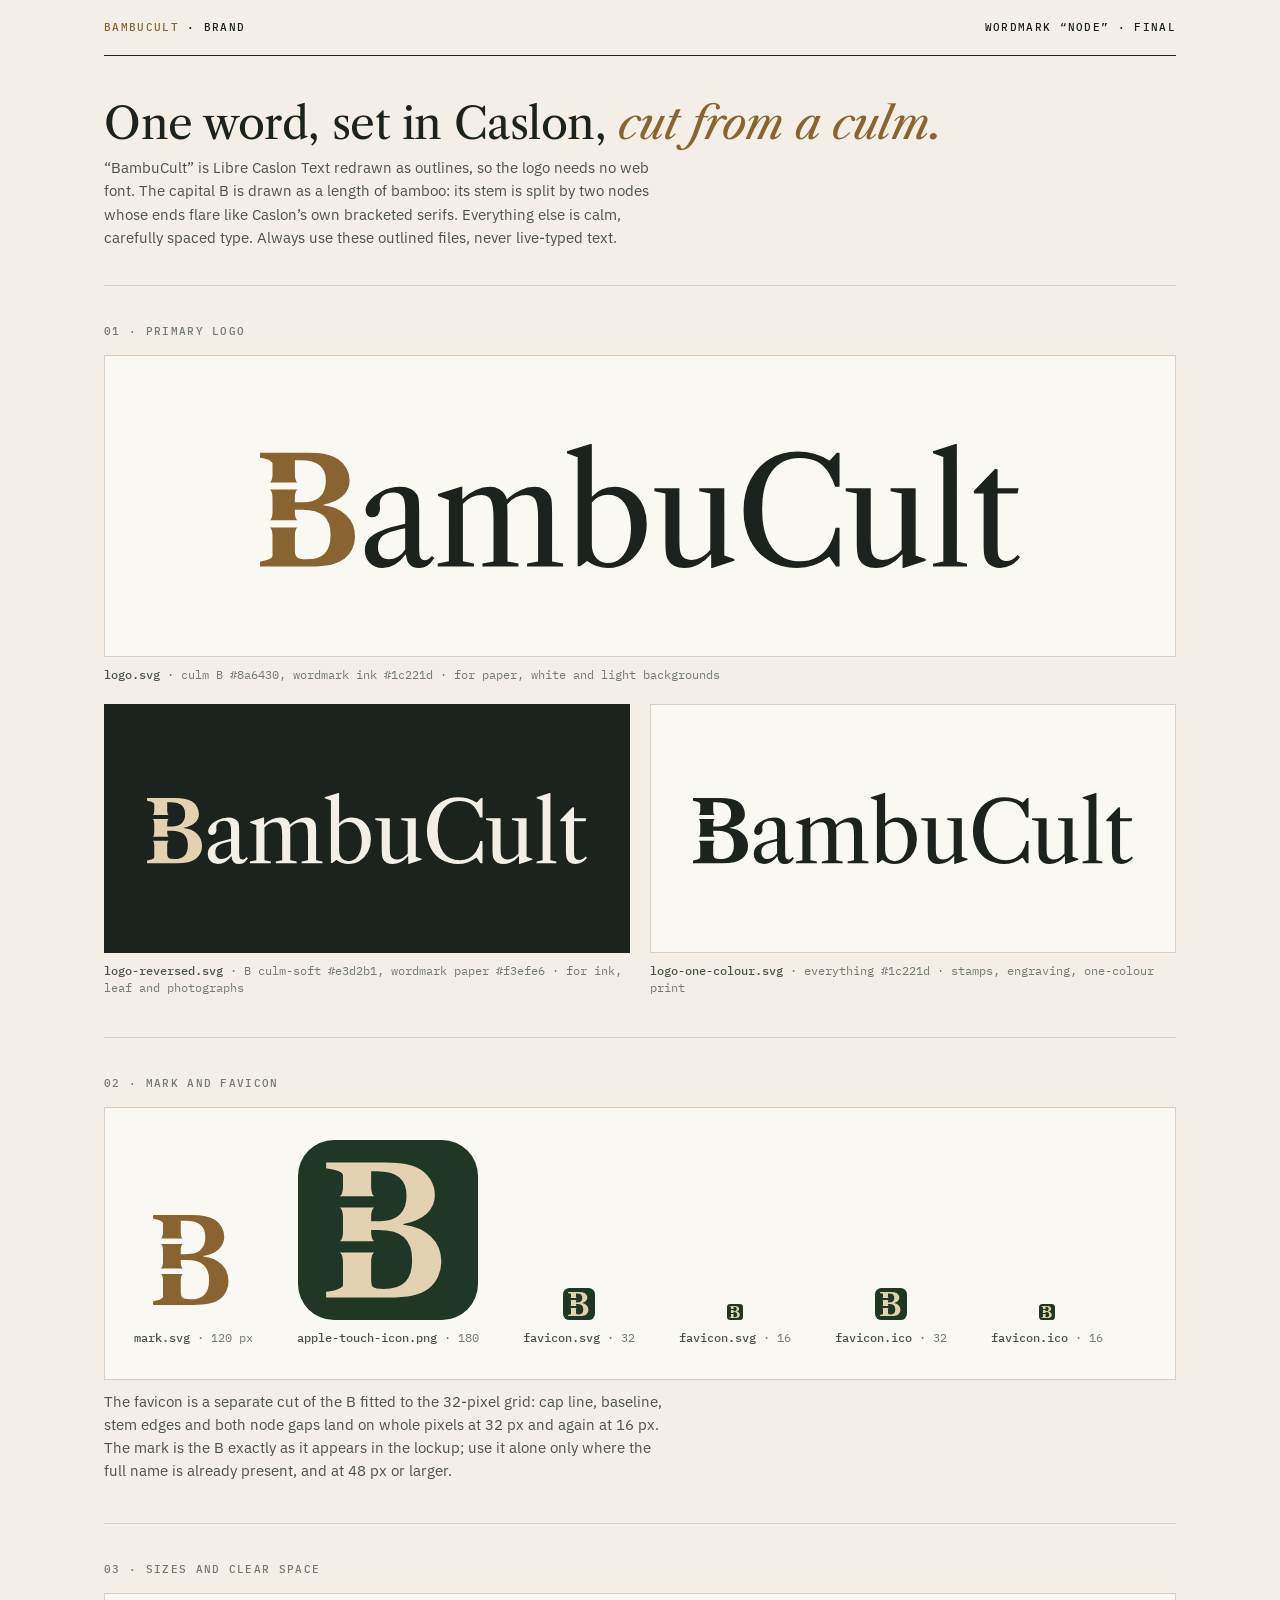
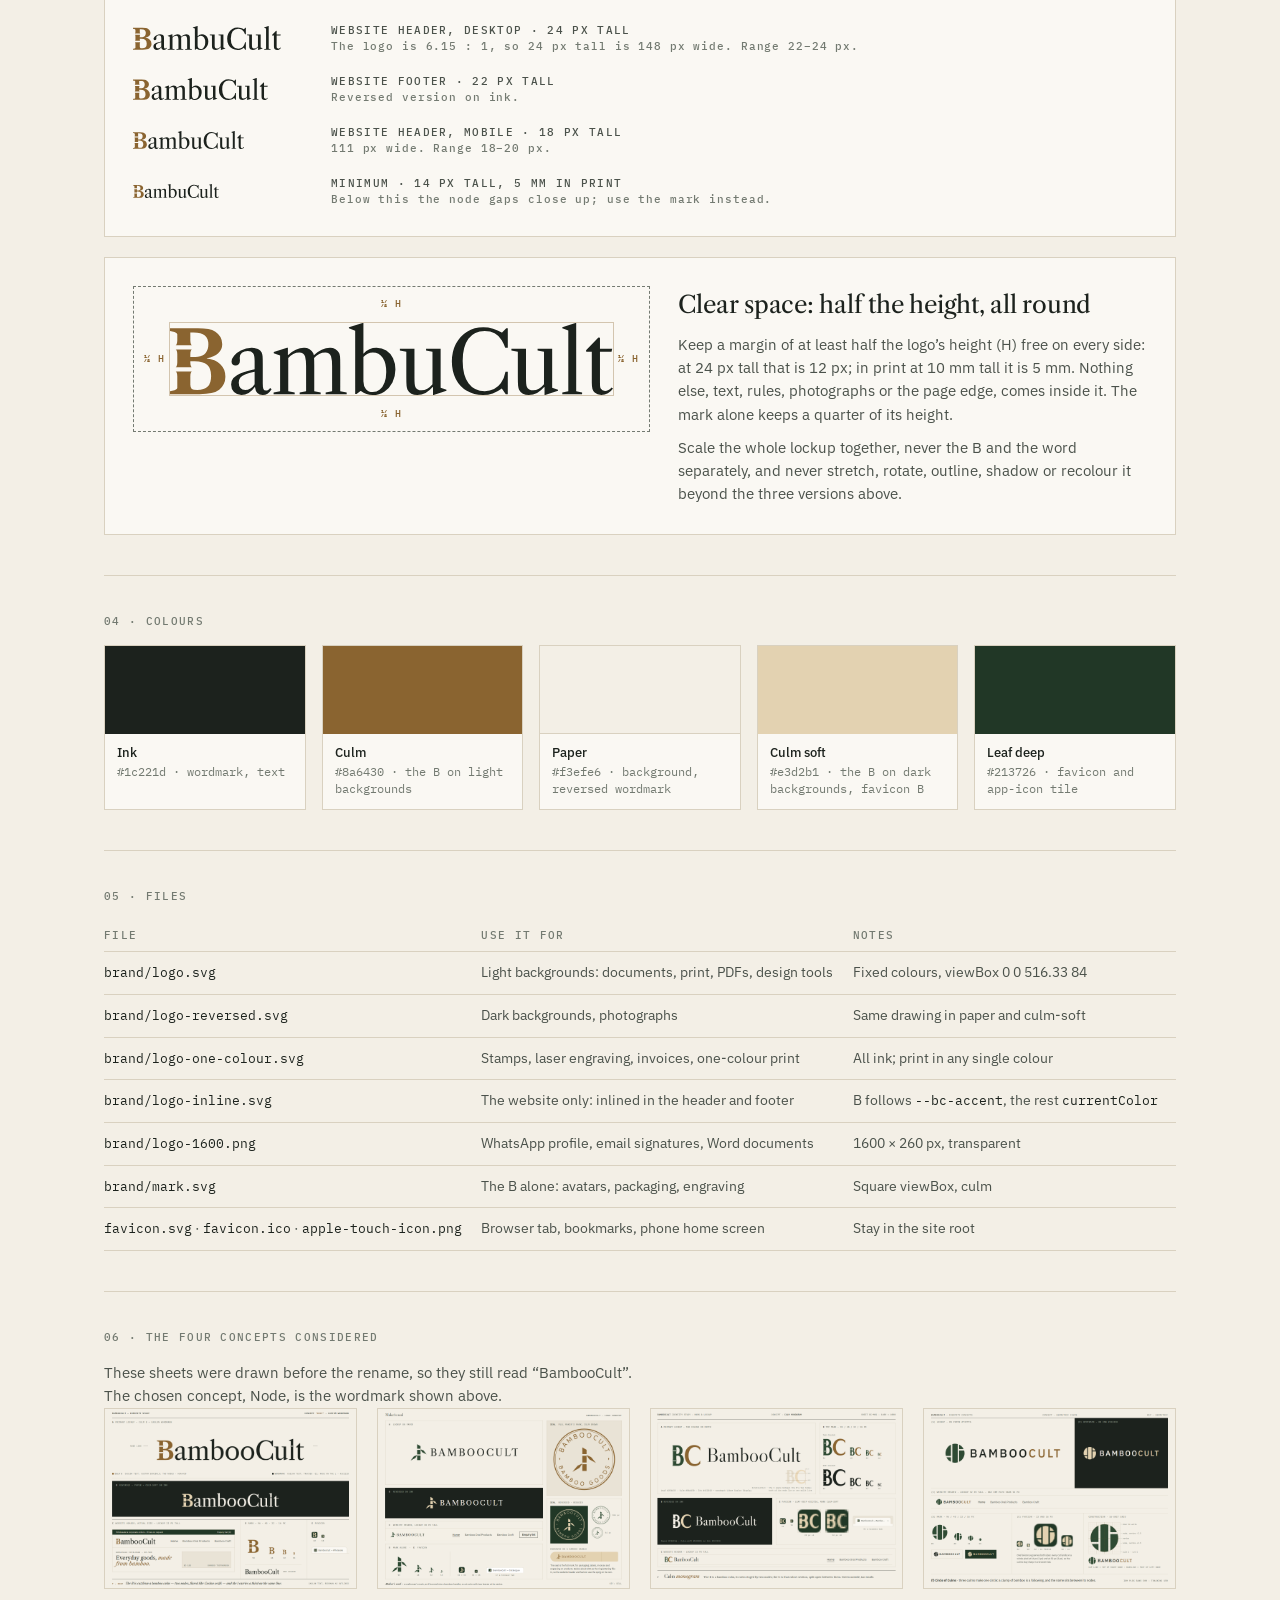
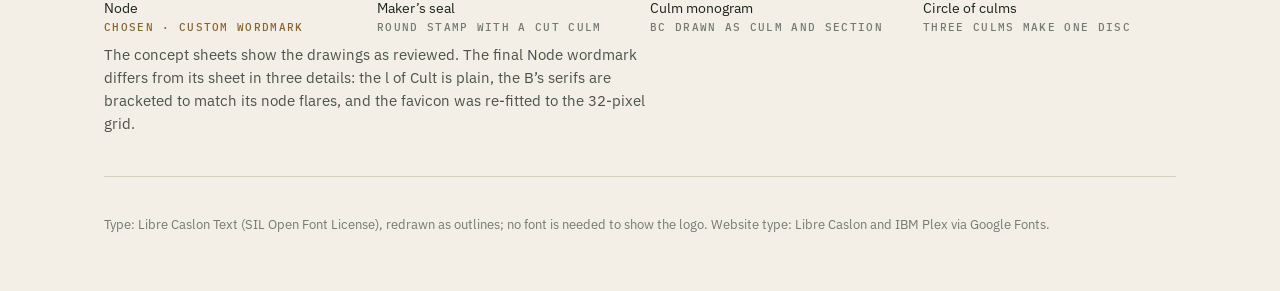
<file: brand/index.html>
<!doctype html>
<html lang="en">
<head>
<meta charset="utf-8">
<meta name="viewport" content="width=device-width, initial-scale=1">
<title>BambuCult — Brand</title>
<meta name="description" content="The BambuCult wordmark: files, colours, sizes and clear space.">
<link rel="icon" href="../favicon.svg" type="image/svg+xml">
<link rel="preconnect" href="https://fonts.googleapis.com">
<link rel="preconnect" href="https://fonts.gstatic.com" crossorigin>
<link rel="stylesheet" href="https://fonts.googleapis.com/css2?family=IBM+Plex+Mono:wght@400;500&family=IBM+Plex+Sans:wght@400;500&family=Libre+Caslon+Text:ital@0;1&display=swap">
<style>
:root {
  --paper:#f3efe6; --paper-2:#e9e3d6; --card:#faf8f3; --ink:#1c221d; --ink-2:#4b524b; --ink-3:#737a71;
  --line:#d9d1c0; --leaf:#2e4a33; --leaf-deep:#213726; --culm:#8a6430; --culm-soft:#e3d2b1;
  --f-serif:"Libre Caslon Text", Georgia, serif; --f-sans:"IBM Plex Sans", system-ui, sans-serif; --f-mono:"IBM Plex Mono", monospace;
}
* { box-sizing: border-box; }
html { background: var(--paper); }
body { margin: 0; color: var(--ink); font: 400 15px/1.55 var(--f-sans); -webkit-font-smoothing: antialiased; }
a { color: inherit; }
.wrap { max-width: 1120px; margin: 0 auto; padding: 0 24px; }
.mono { font: 500 11px/1 var(--f-mono); letter-spacing: .12em; text-transform: uppercase; color: var(--ink-3); }
h1, h2, h3 { font-family: var(--f-serif); font-weight: 400; letter-spacing: -.01em; margin: 0; }
h1 { font-size: clamp(30px, 4vw, 44px); line-height: 1.05; }
h1 em { font-style: italic; color: var(--culm); }
h2 { font-size: 24px; margin: 0 0 6px; }
p { margin: 10px 0 0; max-width: 62ch; color: var(--ink-2); }
.top { display: flex; justify-content: space-between; align-items: center; height: 56px; border-bottom: 1px solid var(--ink); }
.top .mono { color: var(--ink); }
.top .mono b { font-weight: 500; color: var(--culm); }
.hero { padding: 44px 0 36px; border-bottom: 1px solid var(--line); }
section { padding: 40px 0; border-bottom: 1px solid var(--line); }
section > .mono { display: block; margin-bottom: 18px; }
.plate { display: flex; align-items: center; justify-content: center; padding: clamp(32px, 7vw, 88px) 24px; border: 1px solid var(--line); background: var(--card); }
.plate img { display: block; width: min(100%, 760px); height: auto; }
.plate.ink { background: var(--ink); border-color: var(--ink); }
.two { display: grid; grid-template-columns: 1fr 1fr; gap: 20px; margin-top: 20px; }
.two .plate img { width: min(100%, 440px); }
figure { margin: 0; }
figcaption { margin-top: 10px; font: 400 12px/1.4 var(--f-mono); color: var(--ink-3); }
figcaption b { font-weight: 500; color: var(--ink-2); }
.marks { display: flex; flex-wrap: wrap; align-items: flex-end; gap: 44px; padding: 32px 28px; border: 1px solid var(--line); background: var(--card); }
.marks figure { display: flex; flex-direction: column; align-items: center; }
.marks img { display: block; }
.tile { border-radius: 20%; overflow: hidden; }
.sizes { display: grid; gap: 18px; padding: 28px; border: 1px solid var(--line); background: var(--card); }
.size { display: grid; grid-template-columns: 180px 1fr; align-items: center; gap: 18px; }
.size img { display: block; width: auto; }
.size .mono { color: var(--ink-2); line-height: 1.5; }
.size .mono small { display: block; color: var(--ink-3); letter-spacing: .08em; text-transform: none; font-size: 11px; }
.clear { display: grid; grid-template-columns: auto 1fr; gap: 28px; align-items: start; margin-top: 20px; padding: 28px; border: 1px solid var(--line); background: var(--card); }
.cs { position: relative; display: inline-block; padding: 36px; border: 1px dashed var(--ink-3); }
.cs img { display: block; height: 72px; width: auto; }
.cs i { position: absolute; font: 500 10px/1 var(--f-mono); color: var(--culm); letter-spacing: .1em; }
.cs i.t { top: 12px; left: 50%; transform: translateX(-50%); }
.cs i.l { left: 10px; top: 50%; transform: translateY(-50%); }
.cs i.r { right: 10px; top: 50%; transform: translateY(-50%); }
.cs i.b { bottom: 12px; left: 50%; transform: translateX(-50%); }
.cs::before { content: ""; position: absolute; inset: 36px; outline: 1px solid var(--culm); opacity: .35; pointer-events: none; }
.swatches { display: grid; grid-template-columns: repeat(auto-fit, minmax(150px, 1fr)); gap: 16px; }
.sw { border: 1px solid var(--line); background: var(--card); }
.sw div { height: 88px; }
.sw figcaption { padding: 10px 12px 12px; margin: 0; }
.sw figcaption b { display: block; font-family: var(--f-sans); font-size: 13px; color: var(--ink); margin-bottom: 2px; }
table { width: 100%; border-collapse: collapse; font-size: 14px; }
th, td { text-align: left; padding: 10px 12px 10px 0; border-bottom: 1px solid var(--line); vertical-align: top; }
th { font: 500 11px/1 var(--f-mono); letter-spacing: .12em; text-transform: uppercase; color: var(--ink-3); }
td code { font: 400 13px/1 var(--f-mono); color: var(--ink); }
td { color: var(--ink-2); }
.concepts { display: grid; grid-template-columns: repeat(auto-fit, minmax(240px, 1fr)); gap: 20px; }
.concepts a { display: block; text-decoration: none; }
.concepts img { display: block; width: 100%; height: auto; border: 1px solid var(--line); background: var(--card); }
.concepts figcaption { font-family: var(--f-sans); font-size: 14px; color: var(--ink); text-transform: none; letter-spacing: 0; }
.concepts figcaption .mono { display: block; margin-top: 3px; }
.concepts .chosen figcaption .mono { color: var(--culm); }
footer { padding: 28px 0 56px; color: var(--ink-3); font-size: 13px; }
footer p { max-width: none; color: var(--ink-3); }
@media (max-width: 720px) {
  .two { grid-template-columns: 1fr; }
  .size { grid-template-columns: 1fr; gap: 8px; }
  .clear { grid-template-columns: 1fr; }
  .cs { padding: 24px; } .cs::before { inset: 24px; } .cs img { height: 40px; }
  th:nth-child(3), td:nth-child(3) { display: none; }
}
</style>
</head>
<body>
<div class="wrap">
  <div class="top"><span class="mono"><b>BambuCult</b> · Brand</span><span class="mono">Wordmark “Node” · Final</span></div>

  <div class="hero">
    <h1>One word, set in Caslon, <em>cut from a culm.</em></h1>
    <p>“BambuCult” is Libre Caslon Text redrawn as outlines, so the logo needs no web font. The capital B is drawn as a length of bamboo: its stem is split by two nodes whose ends flare like Caslon’s own bracketed serifs. Everything else is calm, carefully spaced type. Always use these outlined files, never live-typed text.</p>
  </div>

  <section>
    <span class="mono">01 · Primary logo</span>
    <figure>
      <div class="plate"><img src="logo.svg" alt="BambuCult wordmark, two colours" width="516" height="84"></div>
      <figcaption><b>logo.svg</b> · culm B #8a6430, wordmark ink #1c221d · for paper, white and light backgrounds</figcaption>
    </figure>
    <div class="two">
      <figure>
        <div class="plate ink"><img src="logo-reversed.svg" alt="BambuCult wordmark reversed" width="516" height="84"></div>
        <figcaption><b>logo-reversed.svg</b> · B culm-soft #e3d2b1, wordmark paper #f3efe6 · for ink, leaf and photographs</figcaption>
      </figure>
      <figure>
        <div class="plate"><img src="logo-one-colour.svg" alt="BambuCult wordmark in one colour" width="516" height="84"></div>
        <figcaption><b>logo-one-colour.svg</b> · everything #1c221d · stamps, engraving, one-colour print</figcaption>
      </figure>
    </div>
  </section>

  <section>
    <span class="mono">02 · Mark and favicon</span>
    <div class="marks">
      <figure><img src="mark.svg" alt="The noded B" style="height:120px;width:auto"><figcaption><b>mark.svg</b> · 120 px</figcaption></figure>
      <figure><img class="tile" src="../apple-touch-icon.png" alt="App icon" width="180" height="180"><figcaption><b>apple-touch-icon.png</b> · 180</figcaption></figure>
      <figure><img src="../favicon.svg" alt="Favicon at 32 px" width="32" height="32"><figcaption><b>favicon.svg</b> · 32</figcaption></figure>
      <figure><img src="../favicon.svg" alt="Favicon at 16 px" width="16" height="16"><figcaption><b>favicon.svg</b> · 16</figcaption></figure>
      <figure><img src="../favicon.ico" alt="favicon.ico at 32 px" width="32" height="32"><figcaption><b>favicon.ico</b> · 32</figcaption></figure>
      <figure><img src="../favicon.ico" alt="favicon.ico at 16 px" width="16" height="16"><figcaption><b>favicon.ico</b> · 16</figcaption></figure>
    </div>
    <p>The favicon is a separate cut of the B fitted to the 32-pixel grid: cap line, baseline, stem edges and both node gaps land on whole pixels at 32 px and again at 16 px. The mark is the B exactly as it appears in the lockup; use it alone only where the full name is already present, and at 48 px or larger.</p>
  </section>

  <section>
    <span class="mono">03 · Sizes and clear space</span>
    <div class="sizes">
      <div class="size"><img src="logo.svg" alt="" style="height:24px"><span class="mono">Website header, desktop · 24 px tall<small>The logo is 6.15 : 1, so 24 px tall is 148 px wide. Range 22–24 px.</small></span></div>
      <div class="size"><img src="logo.svg" alt="" style="height:22px"><span class="mono">Website footer · 22 px tall<small>Reversed version on ink.</small></span></div>
      <div class="size"><img src="logo.svg" alt="" style="height:18px"><span class="mono">Website header, mobile · 18 px tall<small>111 px wide. Range 18–20 px.</small></span></div>
      <div class="size"><img src="logo.svg" alt="" style="height:14px"><span class="mono">Minimum · 14 px tall, 5 mm in print<small>Below this the node gaps close up; use the mark instead.</small></span></div>
    </div>
    <div class="clear">
      <div class="cs"><img src="logo.svg" alt=""><i class="t">½ H</i><i class="l">½ H</i><i class="r">½ H</i><i class="b">½ H</i></div>
      <div>
        <h2>Clear space: half the height, all round</h2>
        <p>Keep a margin of at least half the logo’s height (H) free on every side: at 24 px tall that is 12 px; in print at 10 mm tall it is 5 mm. Nothing else, text, rules, photographs or the page edge, comes inside it. The mark alone keeps a quarter of its height.</p>
        <p>Scale the whole lockup together, never the B and the word separately, and never stretch, rotate, outline, shadow or recolour it beyond the three versions above.</p>
      </div>
    </div>
  </section>

  <section>
    <span class="mono">04 · Colours</span>
    <div class="swatches">
      <figure class="sw"><div style="background:#1c221d"></div><figcaption><b>Ink</b>#1c221d · wordmark, text</figcaption></figure>
      <figure class="sw"><div style="background:#8a6430"></div><figcaption><b>Culm</b>#8a6430 · the B on light backgrounds</figcaption></figure>
      <figure class="sw"><div style="background:#f3efe6;border-bottom:1px solid var(--line)"></div><figcaption><b>Paper</b>#f3efe6 · background, reversed wordmark</figcaption></figure>
      <figure class="sw"><div style="background:#e3d2b1"></div><figcaption><b>Culm soft</b>#e3d2b1 · the B on dark backgrounds, favicon B</figcaption></figure>
      <figure class="sw"><div style="background:#213726"></div><figcaption><b>Leaf deep</b>#213726 · favicon and app-icon tile</figcaption></figure>
    </div>
  </section>

  <section>
    <span class="mono">05 · Files</span>
    <table>
      <tr><th>File</th><th>Use it for</th><th>Notes</th></tr>
      <tr><td><code>brand/logo.svg</code></td><td>Light backgrounds: documents, print, PDFs, design tools</td><td>Fixed colours, viewBox 0 0 516.33 84</td></tr>
      <tr><td><code>brand/logo-reversed.svg</code></td><td>Dark backgrounds, photographs</td><td>Same drawing in paper and culm-soft</td></tr>
      <tr><td><code>brand/logo-one-colour.svg</code></td><td>Stamps, laser engraving, invoices, one-colour print</td><td>All ink; print in any single colour</td></tr>
      <tr><td><code>brand/logo-inline.svg</code></td><td>The website only: inlined in the header and footer</td><td>B follows <code>--bc-accent</code>, the rest <code>currentColor</code></td></tr>
      <tr><td><code>brand/logo-1600.png</code></td><td>WhatsApp profile, email signatures, Word documents</td><td>1600 × 260 px, transparent</td></tr>
      <tr><td><code>brand/mark.svg</code></td><td>The B alone: avatars, packaging, engraving</td><td>Square viewBox, culm</td></tr>
      <tr><td><code>favicon.svg</code> · <code>favicon.ico</code> · <code>apple-touch-icon.png</code></td><td>Browser tab, bookmarks, phone home screen</td><td>Stay in the site root</td></tr>
    </table>
  </section>

  <section>
    <span class="mono">06 · The four concepts considered</span>
    <p style="max-width:60ch;color:var(--ink-2)">These sheets were drawn before the rename, so they still read “BambooCult”. The chosen concept, Node, is the wordmark shown above.</p>
    <div class="concepts">
      <figure class="chosen"><a href="concepts/wordmark/sheet.png"><img src="concepts/wordmark/sheet.png" alt="Concept sheet: Node" loading="lazy"><figcaption>Node <span class="mono">Chosen · custom wordmark</span></figcaption></a></figure>
      <figure><a href="concepts/seal/sheet.png"><img src="concepts/seal/sheet.png" alt="Concept sheet: Maker's seal" loading="lazy"><figcaption>Maker’s seal <span class="mono">Round stamp with a cut culm</span></figcaption></a></figure>
      <figure><a href="concepts/monogram/sheet.png"><img src="concepts/monogram/sheet.png" alt="Concept sheet: Culm monogram" loading="lazy"><figcaption>Culm monogram <span class="mono">BC drawn as culm and section</span></figcaption></a></figure>
      <figure><a href="concepts/geometric/sheet.png"><img src="concepts/geometric/sheet.png" alt="Concept sheet: Circle of culms" loading="lazy"><figcaption>Circle of culms <span class="mono">Three culms make one disc</span></figcaption></a></figure>
    </div>
    <p>The concept sheets show the drawings as reviewed. The final Node wordmark differs from its sheet in three details: the l of Cult is plain, the B’s serifs are bracketed to match its node flares, and the favicon was re-fitted to the 32-pixel grid.</p>
  </section>

  <footer><p>Type: Libre Caslon Text (SIL Open Font License), redrawn as outlines; no font is needed to show the logo. Website type: Libre Caslon and IBM Plex via Google Fonts.</p></footer>
</div>
</body>
</html>
</file>
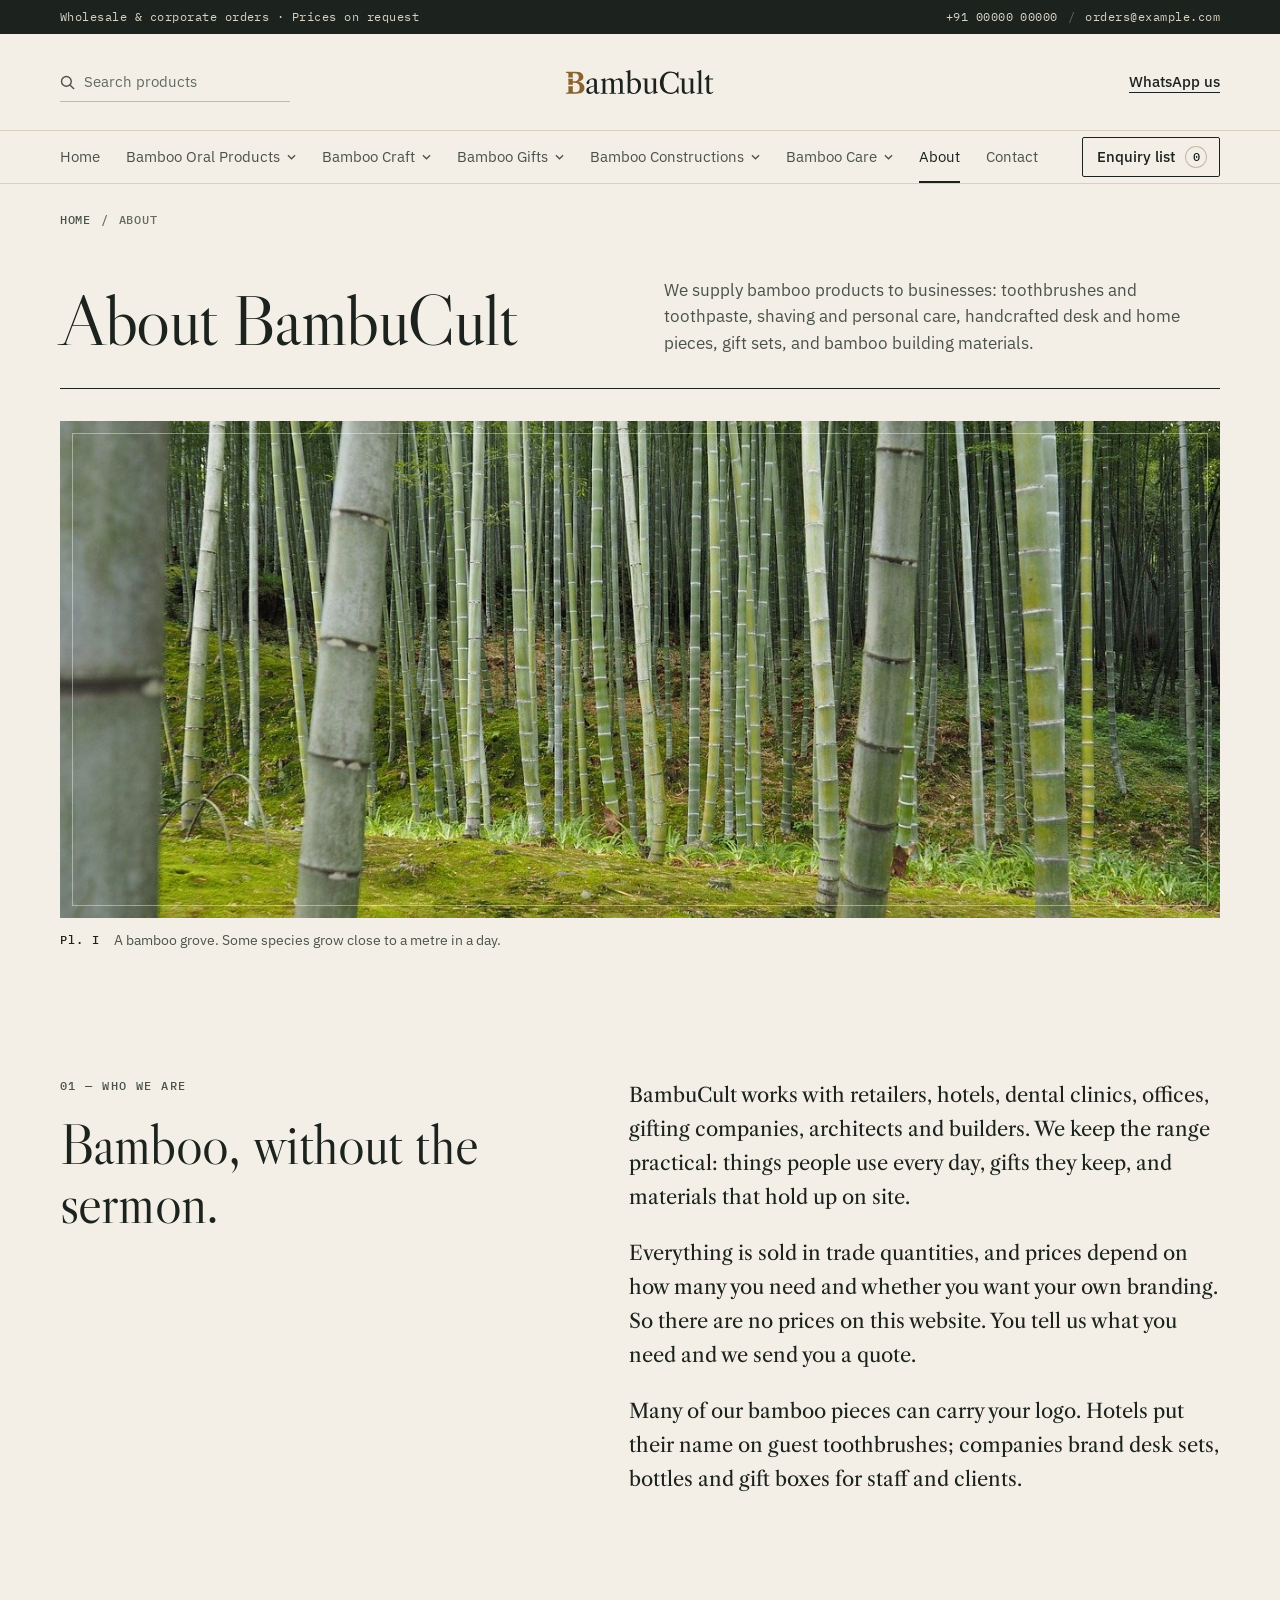
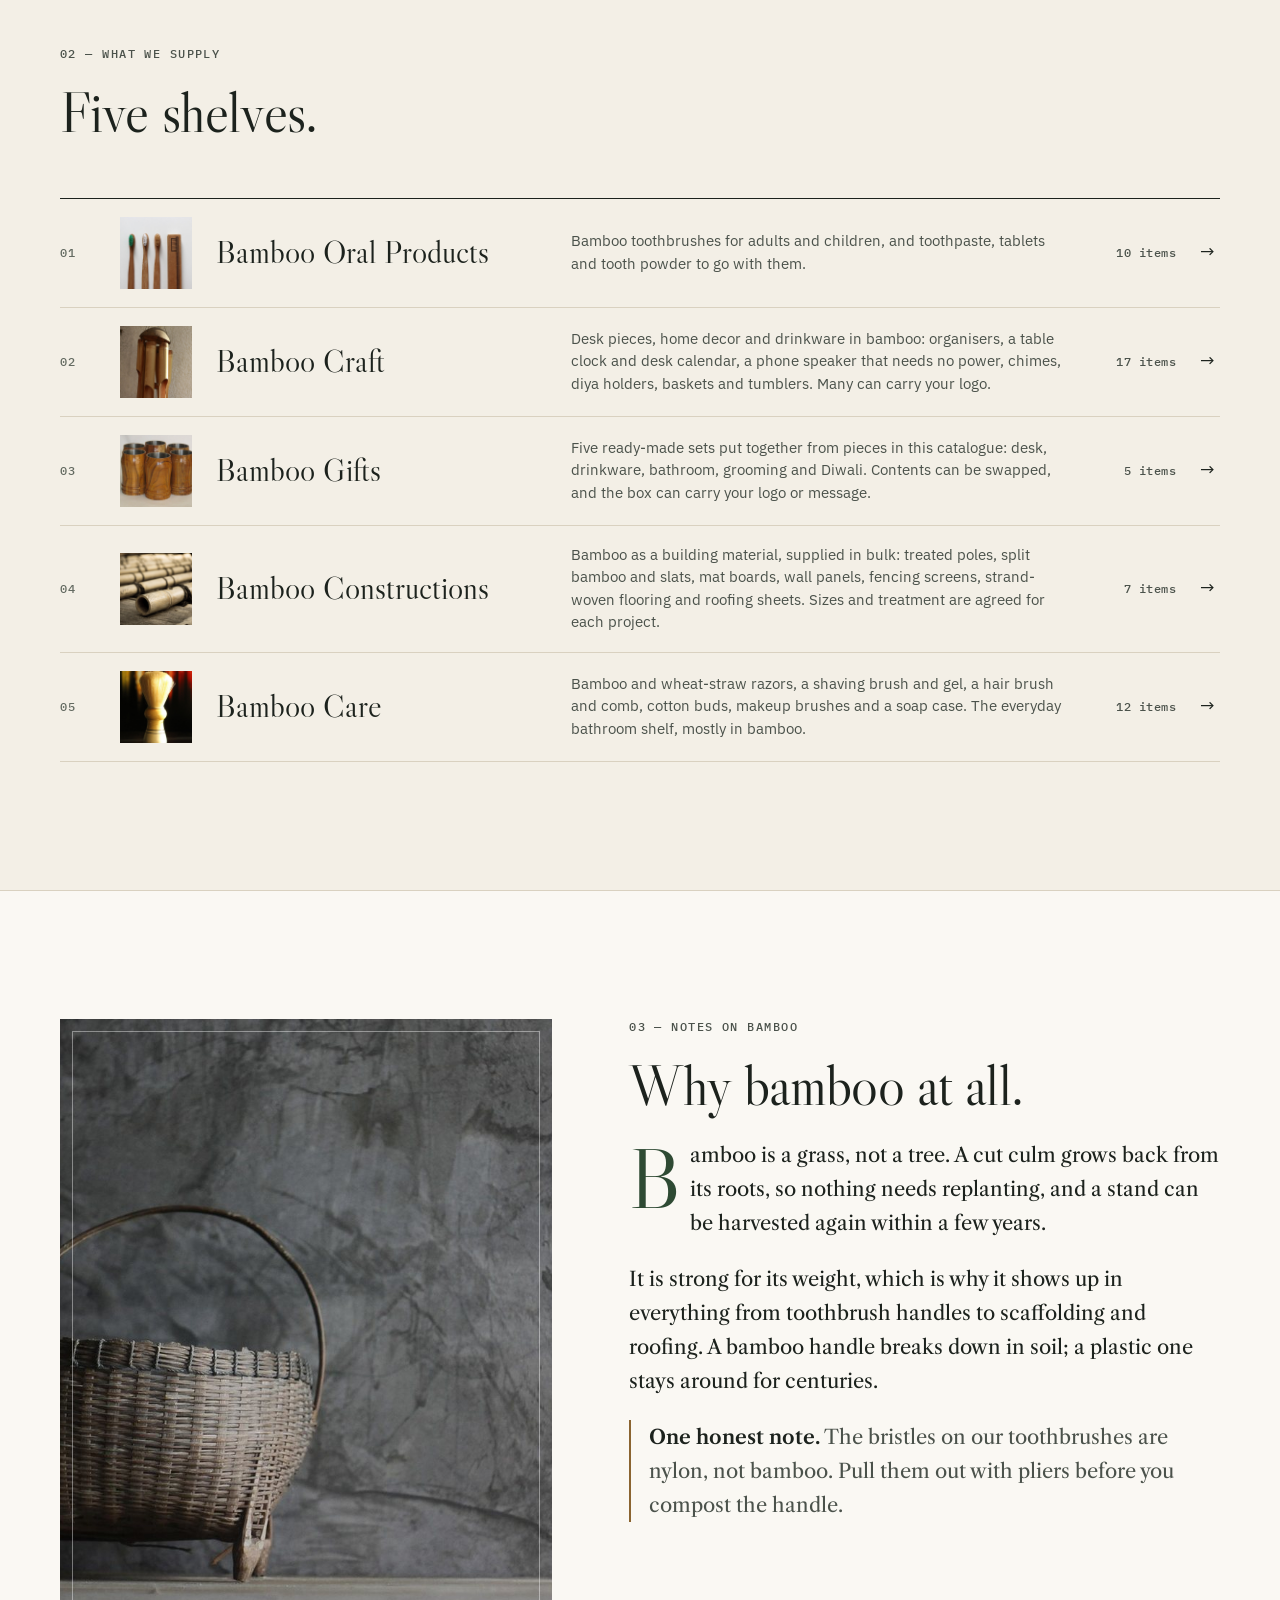
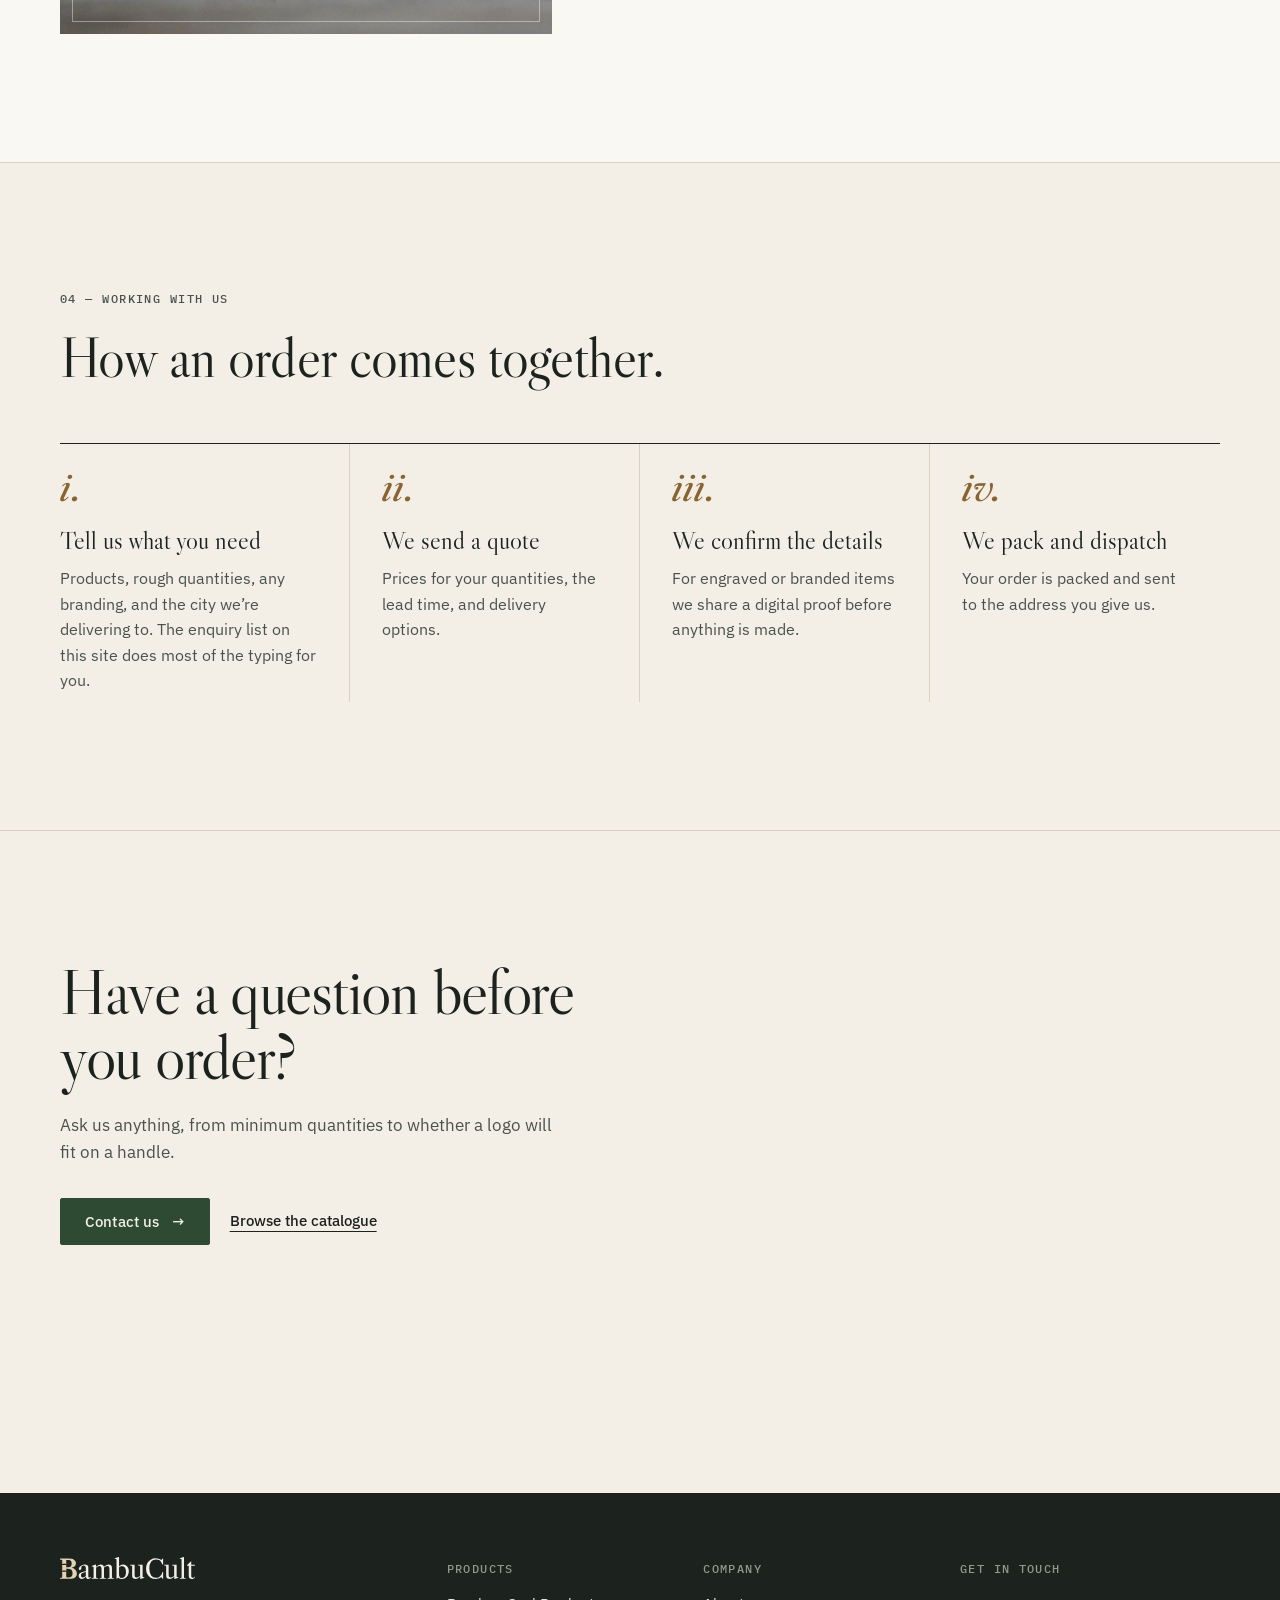
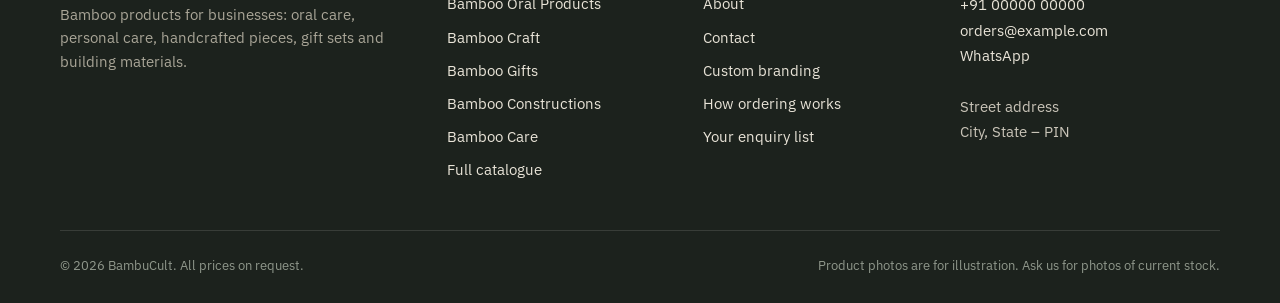
<file: about.html>
<!doctype html>
<html lang="en">
<head>
  <meta charset="utf-8">
  <meta name="viewport" content="width=device-width, initial-scale=1">
  <title>About · BambuCult</title>
  <meta name="description" content="BambuCult supplies bamboo oral care, personal care, handcrafted pieces, gift sets and building materials to businesses. How we work and what we supply.">
  <meta name="theme-color" content="#f3efe6">
  <link rel="icon" href="favicon.ico" sizes="32x32">
  <link rel="icon" href="favicon.svg" type="image/svg+xml">
  <link rel="apple-touch-icon" href="apple-touch-icon.png">
  <link rel="preconnect" href="https://fonts.googleapis.com">
  <link rel="preconnect" href="https://fonts.gstatic.com" crossorigin>
  <link rel="stylesheet" href="https://fonts.googleapis.com/css2?family=IBM+Plex+Mono:wght@400;500&family=IBM+Plex+Sans:wght@400;500;600&family=Libre+Caslon+Display&family=Libre+Caslon+Text:ital,wght@0,400;0,700;1,400&display=swap">
  <link rel="stylesheet" href="assets/css/style.css">
</head>
<body data-page="about">
  <a class="skip" href="#main">Skip to content</a>

  <!-- layout:header -->
  <div class="topbar">
    <div class="wrap topbar__inner">
      <p>Wholesale &amp; corporate orders · Prices on request</p>
      <p class="topbar__contact"><a data-config="phone"></a><span aria-hidden="true">/</span><a data-config="email"></a></p>
    </div>
  </div>

  <header class="masthead">
    <div class="wrap masthead__inner">
      <form class="quick-search" action="catalogue.html" role="search">
        <label class="sr-only" for="quick-q">Search products</label>
        <svg viewBox="0 0 16 16" aria-hidden="true"><circle cx="6.8" cy="6.8" r="5.2"/><path d="M10.6 10.6L15 15"/></svg>
        <input id="quick-q" name="q" type="search" placeholder="Search products">
      </form>
      <a class="brand" href="index.html" aria-label="BambuCult, home"><svg class="brand__logo" xmlns="http://www.w3.org/2000/svg" viewBox="0 0 516.33 84" role="img" aria-label="BambuCult"><path style="fill:var(--bc-accent,#8a6430)" d="M52.9 10.1Q56.68 12.6 58.79 16.45Q60.89 20.3 60.89 24.7Q60.89 30.92 56.21 35.21Q51.52 39.5 42.92 41.1L42.92 41.5Q52.69 42.5 58.63 48.24Q64.57 53.98 64.57 62.6Q64.57 67.13 62.68 71.17Q60.79 75.2 57.38 77.8Q53.67 80.6 48.32 81.8Q42.97 83 34.24 83L0 83L0 79.72C3.37 79.15 7.86 78.25 8.5 75.94L8.5 62.1C8.5 58.63 7.4 56.5 6.5 56.5L25.69 56.5C24.79 56.5 23.69 58.63 23.69 62.1L23.69 72.15Q23.69 75.65 25.37 76.9Q27.04 78.15 31.72 78.15Q40.02 78.15 43.98 74.15Q47.93 70.14 47.93 61.7Q47.93 52.84 43.28 48.68Q38.63 44.52 28.83 44.52L23.69 44.52L23.69 46.1C23.69 49.57 24.79 51.7 25.69 51.7L6.5 51.7C7.4 51.7 8.5 49.57 8.5 46.1L8.5 36.5C8.5 33.03 7.4 30.9 6.5 30.9L25.69 30.9C24.79 30.9 23.69 33.03 23.69 36.5L23.69 39.54L26.32 39.54Q30.23 39.54 32.55 39.24Q38.4 38.64 41.56 34.92Q44.72 31.2 44.72 24.89Q44.72 21.43 43.73 18.88Q42.74 16.35 40.68 14.56Q38.51 12.71 35.35 11.85Q32.19 10.98 27.53 10.98L23.69 10.98L23.69 20.5C23.69 23.97 24.79 26.1 25.69 26.1L6.5 26.1C7.4 26.1 8.5 23.97 8.5 20.5L8.5 13.06C7.86 10.75 3.37 9.85 0 9.28L0 6L32.47 6Q39.79 6 44.69 7Q49.59 8 52.9 10.1Z"/><path fill="currentColor" d="M71.23 71.8Q71.23 67.4 73.88 64.25Q76.53 61.1 82.48 58.7Q88.43 56.3 98.63 54.1L98.63 44.3Q98.63 38 96.83 35.4Q95.03 32.8 90.63 32.8Q86.33 32.8 83.83 34.85Q81.33 36.9 81.33 40.4Q81.33 41.3 81.43 42.15Q81.53 43 81.53 43.9Q81.53 46.4 80.08 48.05Q78.63 49.7 76.33 49.7Q74.33 49.7 73.03 48.4Q71.73 47.1 71.73 44.9Q71.73 41.6 74.68 38.1Q77.63 34.6 82.53 32.1Q88.53 29 95.23 29Q99.53 29 102.53 30.4Q105.53 31.8 106.83 34.3Q107.63 36 107.88 38.5Q108.13 41 108.13 47.4L108.13 70.3Q108.13 75.2 108.88 76.95Q109.63 78.7 111.83 78.7Q113.23 78.7 114.33 78.05Q115.43 77.4 116.73 75.8L118.43 77.3Q116.13 80.9 113.68 82.45Q111.23 84 108.03 84Q104.03 84 101.83 81.8Q99.63 79.6 99.13 75L98.83 74.8Q95.93 79.1 91.73 81.55Q87.53 84 83.23 84Q77.93 84 74.58 80.6Q71.23 77.2 71.23 71.8ZM98.63 71.4L98.63 57Q91.43 58.4 87.48 60Q83.53 61.6 81.83 63.9Q80.13 66.2 80.13 69.7Q80.13 73.7 82.08 75.9Q84.03 78.1 87.63 78.1Q90.83 78.1 93.73 76.35Q96.63 74.6 98.63 71.4ZM205.93 81L205.93 83L181.43 83L181.43 81L188.93 79.6L188.93 50.2Q188.93 42.9 187.73 39.1Q186.23 34.5 180.93 34.5Q177.23 34.5 173.88 36.15Q170.53 37.8 167.93 40.9Q168.13 44.9 168.13 49.2L168.13 79.6L175.63 81L175.63 83L151.13 83L151.13 81L158.63 79.6L158.63 50.2Q158.63 43.5 157.43 39.1Q155.83 34.5 150.63 34.5Q147.03 34.5 143.68 36.1Q140.33 37.7 137.83 40.7L137.83 79.5L145.33 81L145.33 83L120.73 83L120.73 81L128.33 79.5L128.33 38L120.93 35.2L120.93 33.9L136.43 29L137.43 29L137.43 37.5Q141.73 33.4 146.58 31.2Q151.43 29 156.23 29Q159.83 29 162.68 30.6Q165.53 32.2 166.83 35Q167.43 36.2 167.63 37.6Q171.93 33.5 176.83 31.25Q181.73 29 186.53 29Q190.13 29 192.93 30.6Q195.73 32.2 197.13 35Q197.93 36.6 198.18 39.4Q198.43 42.2 198.43 49.2L198.43 79.6L205.93 81ZM222.53 79.4L222.03 79.4L217.43 82.8L215.83 82.8L215.83 8.9L208.53 6.2L208.53 4.9L224.43 0L225.43 0L225.43 35.8Q231.73 29 240.63 29Q247.13 29 252.13 32.2Q257.13 35.4 259.93 41.15Q262.73 46.9 262.73 54.3Q262.73 62.6 259.28 69.4Q255.83 76.2 249.78 80.1Q243.73 84 236.33 84Q228.63 84 222.53 79.4ZM252.03 57.1Q252.03 46.5 247.88 40.45Q243.73 34.4 236.43 34.4Q233.13 34.4 230.28 35.8Q227.43 37.2 225.43 39.6L225.43 68Q225.43 73.7 228.43 77.15Q231.43 80.6 236.33 80.6Q241.03 80.6 244.58 77.65Q248.13 74.7 250.08 69.4Q252.03 64.1 252.03 57.1ZM322.23 77.9L322.23 79.1L307.23 84L306.53 84L306.53 74.9L306.13 74.8Q302.53 79.2 297.88 81.6Q293.23 84 288.23 84Q284.23 84 281.23 82.4Q278.23 80.8 276.83 77.9Q276.03 76.1 275.73 73.3Q275.43 70.5 275.43 63.7L275.43 33.5L267.93 32L267.93 30L284.93 30L284.93 63.7Q284.93 68.4 285.18 70.9Q285.43 73.4 286.13 74.9Q286.93 76.6 288.78 77.6Q290.63 78.6 293.13 78.6Q296.63 78.6 299.93 76.8Q303.23 75 305.93 71.6L305.93 33.5L298.43 32L298.43 30L315.43 30L315.43 75.5L322.23 77.9ZM365.13 5Q370.93 5 376.53 6.6Q382.13 8.2 386.63 11.1L387.03 11.1L391.93 6L393.73 6L393.73 29L390.73 29Q389.13 24.1 386.63 20Q383.13 14.4 378.38 11.9Q373.63 9.4 366.83 9.4Q354.43 9.4 347.78 18.5Q341.13 27.6 341.13 44.3Q341.13 61 347.88 70.25Q354.63 79.5 366.93 79.5Q372.93 79.5 377.73 77.1Q382.53 74.7 385.73 70.1Q389.53 64.8 391.03 56.8L393.73 56.8L393.73 83L391.33 83L386.73 76.4Q381.43 80.4 376.18 82.2Q370.93 84 364.73 84Q354.13 84 345.88 79.1Q337.63 74.2 333.08 65.3Q328.53 56.4 328.53 45Q328.53 33.4 333.23 24.3Q337.93 15.2 346.23 10.1Q354.53 5 365.13 5ZM452.23 77.9L452.23 79.1L437.23 84L436.53 84L436.53 74.9L436.13 74.8Q432.53 79.2 427.88 81.6Q423.23 84 418.23 84Q414.23 84 411.23 82.4Q408.23 80.8 406.83 77.9Q406.03 76.1 405.73 73.3Q405.43 70.5 405.43 63.7L405.43 33.5L397.93 32L397.93 30L414.93 30L414.93 63.7Q414.93 68.4 415.18 70.9Q415.43 73.4 416.13 74.9Q416.93 76.6 418.78 77.6Q420.63 78.6 423.13 78.6Q426.63 78.6 429.93 76.8Q433.23 75 435.93 71.6L435.93 33.5L428.43 32L428.43 30L445.43 30L445.43 75.5L452.23 77.9ZM480.33 83L457.23 83L457.23 81.1L464.23 79.6L464.23 8.8L457.23 6.2L457.23 4.9L472.53 0L473.43 0L473.43 79.6L480.33 81.1L480.33 83ZM494.93 81.2Q493.13 79.5 492.38 76.95Q491.63 74.4 491.63 69.8L491.63 33.5L485.13 33.5L484.93 31.9L499.33 16.9L501.13 17.1L501.13 30L515.43 30L514.63 33.5L501.13 33.5L501.13 68.9Q501.13 72.5 501.33 74.05Q501.53 75.6 502.03 76.5Q503.63 79.3 507.03 79.3Q509.03 79.3 511.08 78.2Q513.13 77.1 514.63 75.2L516.33 76.5Q514.03 80 510.38 82Q506.73 84 502.73 84Q497.93 84 494.93 81.2Z"/></svg></a>
      <div class="masthead__right">
        <a class="wa-link" data-config="whatsapp" target="_blank" rel="noopener">WhatsApp us</a>
        <a class="list-link list-link--compact" href="enquiry.html" data-nav="enquiry"><span class="long">Enquiry list</span><span class="short">List</span> <span class="count is-empty" data-count>0</span></a>
        <button class="menu-btn" type="button" aria-expanded="false" aria-controls="mobile-nav">Menu</button>
      </div>
    </div>
    <nav class="mobile-nav" id="mobile-nav" aria-label="Mobile" hidden>
      <div class="mobile-nav__inner">
        <form class="mobile-nav__search" action="catalogue.html" role="search">
          <label class="sr-only" for="mobile-q">Search products</label>
          <svg viewBox="0 0 16 16" aria-hidden="true"><circle cx="6.8" cy="6.8" r="5.2"/><path d="M10.6 10.6L15 15"/></svg>
          <input id="mobile-q" name="q" type="search" placeholder="Search products">
        </form>
        <a href="index.html">Home</a>
        <details>
          <summary>Bamboo Oral Products</summary>
          <div class="mobile-nav__sub">
            <a href="catalogue.html?c=oral">All oral products</a>
            <a href="catalogue.html?c=oral&amp;t=Adult%20brushes">Adult toothbrushes</a>
            <a href="catalogue.html?c=oral&amp;t=Kids%E2%80%99%20brushes">Kids’ toothbrushes</a>
            <a href="catalogue.html?c=oral&amp;t=Toothpaste">Toothpaste</a>
          </div>
        </details>
        <details>
          <summary>Bamboo Craft</summary>
          <div class="mobile-nav__sub">
            <a href="catalogue.html?c=craft">All craft</a>
            <a href="catalogue.html?c=craft&amp;t=Desk%20%26%20office">Desk &amp; office</a>
            <a href="catalogue.html?c=craft&amp;t=Home%20%26%20decor">Home &amp; decor</a>
            <a href="catalogue.html?c=craft&amp;t=Kitchen%20%26%20drinkware">Kitchen &amp; drinkware</a>
          </div>
        </details>
        <details>
          <summary>Bamboo Gifts</summary>
          <div class="mobile-nav__sub">
            <a href="catalogue.html?c=gifts">All gift sets</a>
            <a href="product.html?p=gift-desk-set">Desk Essentials Set</a>
            <a href="product.html?p=gift-drinkware-set">Drinkware Set</a>
            <a href="product.html?p=gift-zero-waste-bath">Bathroom Kit</a>
            <a href="product.html?p=gift-grooming-kit">Grooming Kit</a>
            <a href="product.html?p=gift-festive-light">Festive Hamper</a>
          </div>
        </details>
        <details>
          <summary>Bamboo Constructions</summary>
          <div class="mobile-nav__sub">
            <a href="catalogue.html?c=construction">All building materials</a>
            <a href="catalogue.html?c=construction&amp;t=Poles%20%26%20slats">Poles &amp; slats</a>
            <a href="catalogue.html?c=construction&amp;t=Boards%20%26%20panels">Boards &amp; panels</a>
            <a href="catalogue.html?c=construction&amp;t=Flooring%20%26%20roofing">Flooring &amp; roofing</a>
          </div>
        </details>
        <details>
          <summary>Bamboo Care</summary>
          <div class="mobile-nav__sub">
            <a href="catalogue.html?c=care">All care products</a>
            <a href="catalogue.html?c=care&amp;t=Shaving">Shaving</a>
            <a href="catalogue.html?c=care&amp;t=Personal%20care">Personal care</a>
          </div>
        </details>
        <a href="about.html">About</a>
        <a href="contact.html">Contact</a>
        <div class="mobile-nav__contact"><a data-config="phone"></a><a data-config="email"></a></div>
      </div>
    </nav>
  </header>

  <nav class="navbar" aria-label="Main">
    <div class="wrap navbar__inner">
      <ul class="menu">
        <li class="menu__item"><a class="menu__link" href="index.html" data-nav="home">Home</a></li>
          <li class="menu__item has-sub">
            <a class="menu__link" href="catalogue.html?c=oral" data-nav="oral">Bamboo Oral Products<svg class="caret" viewBox="0 0 10 6" aria-hidden="true"><path d="M1 1l4 4 4-4"/></svg></a>
            <div class="sub">
              <div class="sub__panel">
                <p class="sub__lede">Toothbrushes for adults and children, and the toothpaste that goes with them.</p>
                <ul class="sub__list">
                  <li><a href="catalogue.html?c=oral&amp;t=Adult%20brushes">Adult toothbrushes</a></li>
                  <li><a href="catalogue.html?c=oral&amp;t=Kids%E2%80%99%20brushes">Kids’ toothbrushes</a></li>
                  <li><a href="catalogue.html?c=oral&amp;t=Toothpaste">Toothpaste</a></li>
                </ul>
                <a class="sub__all" href="catalogue.html?c=oral">All oral products <span aria-hidden="true">→</span></a>
              </div>
            </div>
          </li>
          <li class="menu__item has-sub">
            <a class="menu__link" href="catalogue.html?c=craft" data-nav="craft">Bamboo Craft<svg class="caret" viewBox="0 0 10 6" aria-hidden="true"><path d="M1 1l4 4 4-4"/></svg></a>
            <div class="sub">
              <div class="sub__panel">
                <p class="sub__lede">Handcrafted desk pieces, home decor and drinkware.</p>
                <ul class="sub__list">
                  <li><a href="catalogue.html?c=craft&amp;t=Desk%20%26%20office">Desk &amp; office</a></li>
                  <li><a href="catalogue.html?c=craft&amp;t=Home%20%26%20decor">Home &amp; decor</a></li>
                  <li><a href="catalogue.html?c=craft&amp;t=Kitchen%20%26%20drinkware">Kitchen &amp; drinkware</a></li>
                </ul>
                <a class="sub__all" href="catalogue.html?c=craft">All craft <span aria-hidden="true">→</span></a>
              </div>
            </div>
          </li>
          <li class="menu__item has-sub">
            <a class="menu__link" href="catalogue.html?c=gifts" data-nav="gifts">Bamboo Gifts<svg class="caret" viewBox="0 0 10 6" aria-hidden="true"><path d="M1 1l4 4 4-4"/></svg></a>
            <div class="sub">
              <div class="sub__panel">
                <p class="sub__lede">Ready-made gift sets. Contents can be swapped and the box can carry your logo.</p>
                <ul class="sub__list">
                  <li><a href="product.html?p=gift-desk-set">Desk Essentials Set</a></li>
                  <li><a href="product.html?p=gift-drinkware-set">Drinkware Set</a></li>
                  <li><a href="product.html?p=gift-zero-waste-bath">Bathroom Kit</a></li>
                  <li><a href="product.html?p=gift-grooming-kit">Grooming Kit</a></li>
                  <li><a href="product.html?p=gift-festive-light">Festive Hamper</a></li>
                </ul>
                <a class="sub__all" href="catalogue.html?c=gifts">All gift sets <span aria-hidden="true">→</span></a>
              </div>
            </div>
          </li>
          <li class="menu__item has-sub has-sub--right">
            <a class="menu__link" href="catalogue.html?c=construction" data-nav="construction">Bamboo Constructions<svg class="caret" viewBox="0 0 10 6" aria-hidden="true"><path d="M1 1l4 4 4-4"/></svg></a>
            <div class="sub">
              <div class="sub__panel">
                <p class="sub__lede">Bamboo building materials supplied in bulk, cut and sized to order.</p>
                <ul class="sub__list">
                  <li><a href="catalogue.html?c=construction&amp;t=Poles%20%26%20slats">Poles &amp; slats</a></li>
                  <li><a href="catalogue.html?c=construction&amp;t=Boards%20%26%20panels">Boards &amp; panels</a></li>
                  <li><a href="catalogue.html?c=construction&amp;t=Flooring%20%26%20roofing">Flooring &amp; roofing</a></li>
                </ul>
                <a class="sub__all" href="catalogue.html?c=construction">All building materials <span aria-hidden="true">→</span></a>
              </div>
            </div>
          </li>
          <li class="menu__item has-sub has-sub--right">
            <a class="menu__link" href="catalogue.html?c=care" data-nav="care">Bamboo Care<svg class="caret" viewBox="0 0 10 6" aria-hidden="true"><path d="M1 1l4 4 4-4"/></svg></a>
            <div class="sub">
              <div class="sub__panel">
                <p class="sub__lede">Razors, brushes, combs and the rest of the bathroom shelf, mostly in bamboo.</p>
                <ul class="sub__list">
                  <li><a href="catalogue.html?c=care&amp;t=Shaving">Shaving</a></li>
                  <li><a href="catalogue.html?c=care&amp;t=Personal%20care">Personal care</a></li>
                </ul>
                <a class="sub__all" href="catalogue.html?c=care">All care products <span aria-hidden="true">→</span></a>
              </div>
            </div>
          </li>
        <li class="menu__item"><a class="menu__link" href="about.html" data-nav="about">About</a></li>
        <li class="menu__item"><a class="menu__link" href="contact.html" data-nav="contact">Contact</a></li>
      </ul>
      <a class="list-link" href="enquiry.html" data-nav="enquiry">Enquiry list <span class="count is-empty" data-count>0</span></a>
    </div>
  </nav>
  <!-- /layout:header -->

  <main id="main" class="page page--flush">
    <div class="wrap">
      <nav class="crumbs" aria-label="Breadcrumb">
        <a href="index.html">Home</a><span aria-hidden="true">/</span><span>About</span>
      </nav>

      <header class="page-head">
        <h1>About BambuCult</h1>
        <p>We supply bamboo products to businesses: toothbrushes and toothpaste, shaving and personal care, handcrafted desk and home pieces, gift sets, and bamboo building materials.</p>
      </header>

      <figure class="photo-band">
        <div class="frame frame--wide">
          <img src="images/about-1.jpg" alt="A grove of tall green bamboo" data-soft>
        </div>
        <figcaption><span>Pl. I</span> A bamboo grove. Some species grow close to a metre in a day.</figcaption>
      </figure>
    </div>

    <section class="section" aria-labelledby="who-title">
      <div class="wrap split">
        <div>
          <p class="eyebrow">01 — Who we are</p>
          <h2 class="h2" id="who-title">Bamboo, without the sermon.</h2>
        </div>
        <div class="prose">
          <p>BambuCult works with retailers, hotels, dental clinics, offices, gifting companies, architects and builders. We keep the range practical: things people use every day, gifts they keep, and materials that hold up on site.</p>
          <p>Everything is sold in trade quantities, and prices depend on how many you need and whether you want your own branding. So there are no prices on this website. You tell us what you need and we send you a quote.</p>
          <p>Many of our bamboo pieces can carry your logo. Hotels put their name on guest toothbrushes; companies brand desk sets, bottles and gift boxes for staff and clients.</p>
        </div>
      </div>
    </section>

    <section class="section section--flush" aria-labelledby="shelves-title">
      <div class="wrap">
        <header class="section__head">
          <p class="eyebrow">02 — What we supply</p>
          <h2 id="shelves-title">Five shelves.</h2>
        </header>
        <ol class="index" id="cat-index"></ol>
      </div>
    </section>

    <section class="section about" aria-labelledby="bamboo-title">
      <div class="wrap split">
        <figure class="photo-band photo-band--side">
          <div class="frame frame--tall">
            <img src="images/about-2.jpg" alt="Woven bamboo work" data-soft>
          </div>
        </figure>
        <div class="about__body">
          <p class="eyebrow">03 — Notes on bamboo</p>
          <h2 class="h2" id="bamboo-title">Why bamboo at all.</h2>
          <p>Bamboo is a grass, not a tree. A cut culm grows back from its roots, so nothing needs replanting, and a stand can be harvested again within a few years.</p>
          <p>It is strong for its weight, which is why it shows up in everything from toothbrush handles to scaffolding and roofing. A bamboo handle breaks down in soil; a plastic one stays around for centuries.</p>
          <p class="aside"><strong>One honest note.</strong> The bristles on our toothbrushes are nylon, not bamboo. Pull them out with pliers before you compost the handle.</p>
        </div>
      </div>
    </section>

    <section class="section" aria-labelledby="work-title">
      <div class="wrap">
        <header class="section__head">
          <p class="eyebrow">04 — Working with us</p>
          <h2 id="work-title">How an order comes together.</h2>
        </header>
        <ol class="steps steps--four">
          <li>
            <span class="steps__no">i.</span>
            <h3>Tell us what you need</h3>
            <p>Products, rough quantities, any branding, and the city we’re delivering to. The enquiry list on this site does most of the typing for you.</p>
          </li>
          <li>
            <span class="steps__no">ii.</span>
            <h3>We send a quote</h3>
            <p>Prices for your quantities, the lead time, and delivery options.</p>
          </li>
          <li>
            <span class="steps__no">iii.</span>
            <h3>We confirm the details</h3>
            <p>For engraved or branded items we share a digital proof before anything is made.</p>
          </li>
          <li>
            <span class="steps__no">iv.</span>
            <h3>We pack and dispatch</h3>
            <p>Your order is packed and sent to the address you give us.</p>
          </li>
        </ol>
      </div>
    </section>

    <section class="section contact cta-band" aria-labelledby="cta-title">
      <div class="wrap contact__inner">
        <div>
          <h2 id="cta-title">Have a question before you order?</h2>
          <p>Ask us anything, from minimum quantities to whether a logo will fit on a handle.</p>
          <div class="contact__actions">
            <a class="btn btn--leaf" href="contact.html">Contact us <span class="arrow" aria-hidden="true">→</span></a>
            <a class="link-under" href="catalogue.html">Browse the catalogue</a>
          </div>
        </div>
      </div>
    </section>
  </main>

  <!-- layout:footer -->
  <footer class="site-footer">
    <div class="wrap">
      <div class="footer__top">
        <div class="footer__brand">
          <a class="brand brand--light" href="index.html" aria-label="BambuCult, home"><svg class="brand__logo" xmlns="http://www.w3.org/2000/svg" viewBox="0 0 516.33 84" role="img" aria-label="BambuCult"><path style="fill:var(--bc-accent,#8a6430)" d="M52.9 10.1Q56.68 12.6 58.79 16.45Q60.89 20.3 60.89 24.7Q60.89 30.92 56.21 35.21Q51.52 39.5 42.92 41.1L42.92 41.5Q52.69 42.5 58.63 48.24Q64.57 53.98 64.57 62.6Q64.57 67.13 62.68 71.17Q60.79 75.2 57.38 77.8Q53.67 80.6 48.32 81.8Q42.97 83 34.24 83L0 83L0 79.72C3.37 79.15 7.86 78.25 8.5 75.94L8.5 62.1C8.5 58.63 7.4 56.5 6.5 56.5L25.69 56.5C24.79 56.5 23.69 58.63 23.69 62.1L23.69 72.15Q23.69 75.65 25.37 76.9Q27.04 78.15 31.72 78.15Q40.02 78.15 43.98 74.15Q47.93 70.14 47.93 61.7Q47.93 52.84 43.28 48.68Q38.63 44.52 28.83 44.52L23.69 44.52L23.69 46.1C23.69 49.57 24.79 51.7 25.69 51.7L6.5 51.7C7.4 51.7 8.5 49.57 8.5 46.1L8.5 36.5C8.5 33.03 7.4 30.9 6.5 30.9L25.69 30.9C24.79 30.9 23.69 33.03 23.69 36.5L23.69 39.54L26.32 39.54Q30.23 39.54 32.55 39.24Q38.4 38.64 41.56 34.92Q44.72 31.2 44.72 24.89Q44.72 21.43 43.73 18.88Q42.74 16.35 40.68 14.56Q38.51 12.71 35.35 11.85Q32.19 10.98 27.53 10.98L23.69 10.98L23.69 20.5C23.69 23.97 24.79 26.1 25.69 26.1L6.5 26.1C7.4 26.1 8.5 23.97 8.5 20.5L8.5 13.06C7.86 10.75 3.37 9.85 0 9.28L0 6L32.47 6Q39.79 6 44.69 7Q49.59 8 52.9 10.1Z"/><path fill="currentColor" d="M71.23 71.8Q71.23 67.4 73.88 64.25Q76.53 61.1 82.48 58.7Q88.43 56.3 98.63 54.1L98.63 44.3Q98.63 38 96.83 35.4Q95.03 32.8 90.63 32.8Q86.33 32.8 83.83 34.85Q81.33 36.9 81.33 40.4Q81.33 41.3 81.43 42.15Q81.53 43 81.53 43.9Q81.53 46.4 80.08 48.05Q78.63 49.7 76.33 49.7Q74.33 49.7 73.03 48.4Q71.73 47.1 71.73 44.9Q71.73 41.6 74.68 38.1Q77.63 34.6 82.53 32.1Q88.53 29 95.23 29Q99.53 29 102.53 30.4Q105.53 31.8 106.83 34.3Q107.63 36 107.88 38.5Q108.13 41 108.13 47.4L108.13 70.3Q108.13 75.2 108.88 76.95Q109.63 78.7 111.83 78.7Q113.23 78.7 114.33 78.05Q115.43 77.4 116.73 75.8L118.43 77.3Q116.13 80.9 113.68 82.45Q111.23 84 108.03 84Q104.03 84 101.83 81.8Q99.63 79.6 99.13 75L98.83 74.8Q95.93 79.1 91.73 81.55Q87.53 84 83.23 84Q77.93 84 74.58 80.6Q71.23 77.2 71.23 71.8ZM98.63 71.4L98.63 57Q91.43 58.4 87.48 60Q83.53 61.6 81.83 63.9Q80.13 66.2 80.13 69.7Q80.13 73.7 82.08 75.9Q84.03 78.1 87.63 78.1Q90.83 78.1 93.73 76.35Q96.63 74.6 98.63 71.4ZM205.93 81L205.93 83L181.43 83L181.43 81L188.93 79.6L188.93 50.2Q188.93 42.9 187.73 39.1Q186.23 34.5 180.93 34.5Q177.23 34.5 173.88 36.15Q170.53 37.8 167.93 40.9Q168.13 44.9 168.13 49.2L168.13 79.6L175.63 81L175.63 83L151.13 83L151.13 81L158.63 79.6L158.63 50.2Q158.63 43.5 157.43 39.1Q155.83 34.5 150.63 34.5Q147.03 34.5 143.68 36.1Q140.33 37.7 137.83 40.7L137.83 79.5L145.33 81L145.33 83L120.73 83L120.73 81L128.33 79.5L128.33 38L120.93 35.2L120.93 33.9L136.43 29L137.43 29L137.43 37.5Q141.73 33.4 146.58 31.2Q151.43 29 156.23 29Q159.83 29 162.68 30.6Q165.53 32.2 166.83 35Q167.43 36.2 167.63 37.6Q171.93 33.5 176.83 31.25Q181.73 29 186.53 29Q190.13 29 192.93 30.6Q195.73 32.2 197.13 35Q197.93 36.6 198.18 39.4Q198.43 42.2 198.43 49.2L198.43 79.6L205.93 81ZM222.53 79.4L222.03 79.4L217.43 82.8L215.83 82.8L215.83 8.9L208.53 6.2L208.53 4.9L224.43 0L225.43 0L225.43 35.8Q231.73 29 240.63 29Q247.13 29 252.13 32.2Q257.13 35.4 259.93 41.15Q262.73 46.9 262.73 54.3Q262.73 62.6 259.28 69.4Q255.83 76.2 249.78 80.1Q243.73 84 236.33 84Q228.63 84 222.53 79.4ZM252.03 57.1Q252.03 46.5 247.88 40.45Q243.73 34.4 236.43 34.4Q233.13 34.4 230.28 35.8Q227.43 37.2 225.43 39.6L225.43 68Q225.43 73.7 228.43 77.15Q231.43 80.6 236.33 80.6Q241.03 80.6 244.58 77.65Q248.13 74.7 250.08 69.4Q252.03 64.1 252.03 57.1ZM322.23 77.9L322.23 79.1L307.23 84L306.53 84L306.53 74.9L306.13 74.8Q302.53 79.2 297.88 81.6Q293.23 84 288.23 84Q284.23 84 281.23 82.4Q278.23 80.8 276.83 77.9Q276.03 76.1 275.73 73.3Q275.43 70.5 275.43 63.7L275.43 33.5L267.93 32L267.93 30L284.93 30L284.93 63.7Q284.93 68.4 285.18 70.9Q285.43 73.4 286.13 74.9Q286.93 76.6 288.78 77.6Q290.63 78.6 293.13 78.6Q296.63 78.6 299.93 76.8Q303.23 75 305.93 71.6L305.93 33.5L298.43 32L298.43 30L315.43 30L315.43 75.5L322.23 77.9ZM365.13 5Q370.93 5 376.53 6.6Q382.13 8.2 386.63 11.1L387.03 11.1L391.93 6L393.73 6L393.73 29L390.73 29Q389.13 24.1 386.63 20Q383.13 14.4 378.38 11.9Q373.63 9.4 366.83 9.4Q354.43 9.4 347.78 18.5Q341.13 27.6 341.13 44.3Q341.13 61 347.88 70.25Q354.63 79.5 366.93 79.5Q372.93 79.5 377.73 77.1Q382.53 74.7 385.73 70.1Q389.53 64.8 391.03 56.8L393.73 56.8L393.73 83L391.33 83L386.73 76.4Q381.43 80.4 376.18 82.2Q370.93 84 364.73 84Q354.13 84 345.88 79.1Q337.63 74.2 333.08 65.3Q328.53 56.4 328.53 45Q328.53 33.4 333.23 24.3Q337.93 15.2 346.23 10.1Q354.53 5 365.13 5ZM452.23 77.9L452.23 79.1L437.23 84L436.53 84L436.53 74.9L436.13 74.8Q432.53 79.2 427.88 81.6Q423.23 84 418.23 84Q414.23 84 411.23 82.4Q408.23 80.8 406.83 77.9Q406.03 76.1 405.73 73.3Q405.43 70.5 405.43 63.7L405.43 33.5L397.93 32L397.93 30L414.93 30L414.93 63.7Q414.93 68.4 415.18 70.9Q415.43 73.4 416.13 74.9Q416.93 76.6 418.78 77.6Q420.63 78.6 423.13 78.6Q426.63 78.6 429.93 76.8Q433.23 75 435.93 71.6L435.93 33.5L428.43 32L428.43 30L445.43 30L445.43 75.5L452.23 77.9ZM480.33 83L457.23 83L457.23 81.1L464.23 79.6L464.23 8.8L457.23 6.2L457.23 4.9L472.53 0L473.43 0L473.43 79.6L480.33 81.1L480.33 83ZM494.93 81.2Q493.13 79.5 492.38 76.95Q491.63 74.4 491.63 69.8L491.63 33.5L485.13 33.5L484.93 31.9L499.33 16.9L501.13 17.1L501.13 30L515.43 30L514.63 33.5L501.13 33.5L501.13 68.9Q501.13 72.5 501.33 74.05Q501.53 75.6 502.03 76.5Q503.63 79.3 507.03 79.3Q509.03 79.3 511.08 78.2Q513.13 77.1 514.63 75.2L516.33 76.5Q514.03 80 510.38 82Q506.73 84 502.73 84Q497.93 84 494.93 81.2Z"/></svg></a>
          <p>Bamboo products for businesses: oral care, personal care, handcrafted pieces, gift sets and building materials.</p>
        </div>
        <div>
          <h2>Products</h2>
          <ul>
            <li><a href="catalogue.html?c=oral">Bamboo Oral Products</a></li>
            <li><a href="catalogue.html?c=craft">Bamboo Craft</a></li>
            <li><a href="catalogue.html?c=gifts">Bamboo Gifts</a></li>
            <li><a href="catalogue.html?c=construction">Bamboo Constructions</a></li>
            <li><a href="catalogue.html?c=care">Bamboo Care</a></li>
            <li><a href="catalogue.html">Full catalogue</a></li>
          </ul>
        </div>
        <div>
          <h2>Company</h2>
          <ul>
            <li><a href="about.html">About</a></li>
            <li><a href="contact.html">Contact</a></li>
            <li><a href="index.html#branding">Custom branding</a></li>
            <li><a href="index.html#ordering">How ordering works</a></li>
            <li><a href="enquiry.html">Your enquiry list</a></li>
          </ul>
        </div>
        <div>
          <h2>Get in touch</h2>
          <address>
            <a data-config="phone"></a><br>
            <a data-config="email"></a><br>
            <a data-config="whatsapp" target="_blank" rel="noopener">WhatsApp</a><br><br>
            <span data-config="address"></span>
          </address>
        </div>
      </div>
      <div class="footer__base">
        <p>© <span data-year></span> BambuCult. All prices on request.</p>
        <p>Product photos are for illustration. Ask us for photos of current stock.</p>
      </div>
    </div>
  </footer>
  <!-- /layout:footer -->

  <div class="toast" role="status" aria-live="polite"></div>

  <script src="assets/js/config.js"></script>
  <script src="assets/js/products.js"></script>
  <script src="assets/js/app.js"></script>
  <script src="assets/js/about.js"></script>
</body>
</html>
</file>
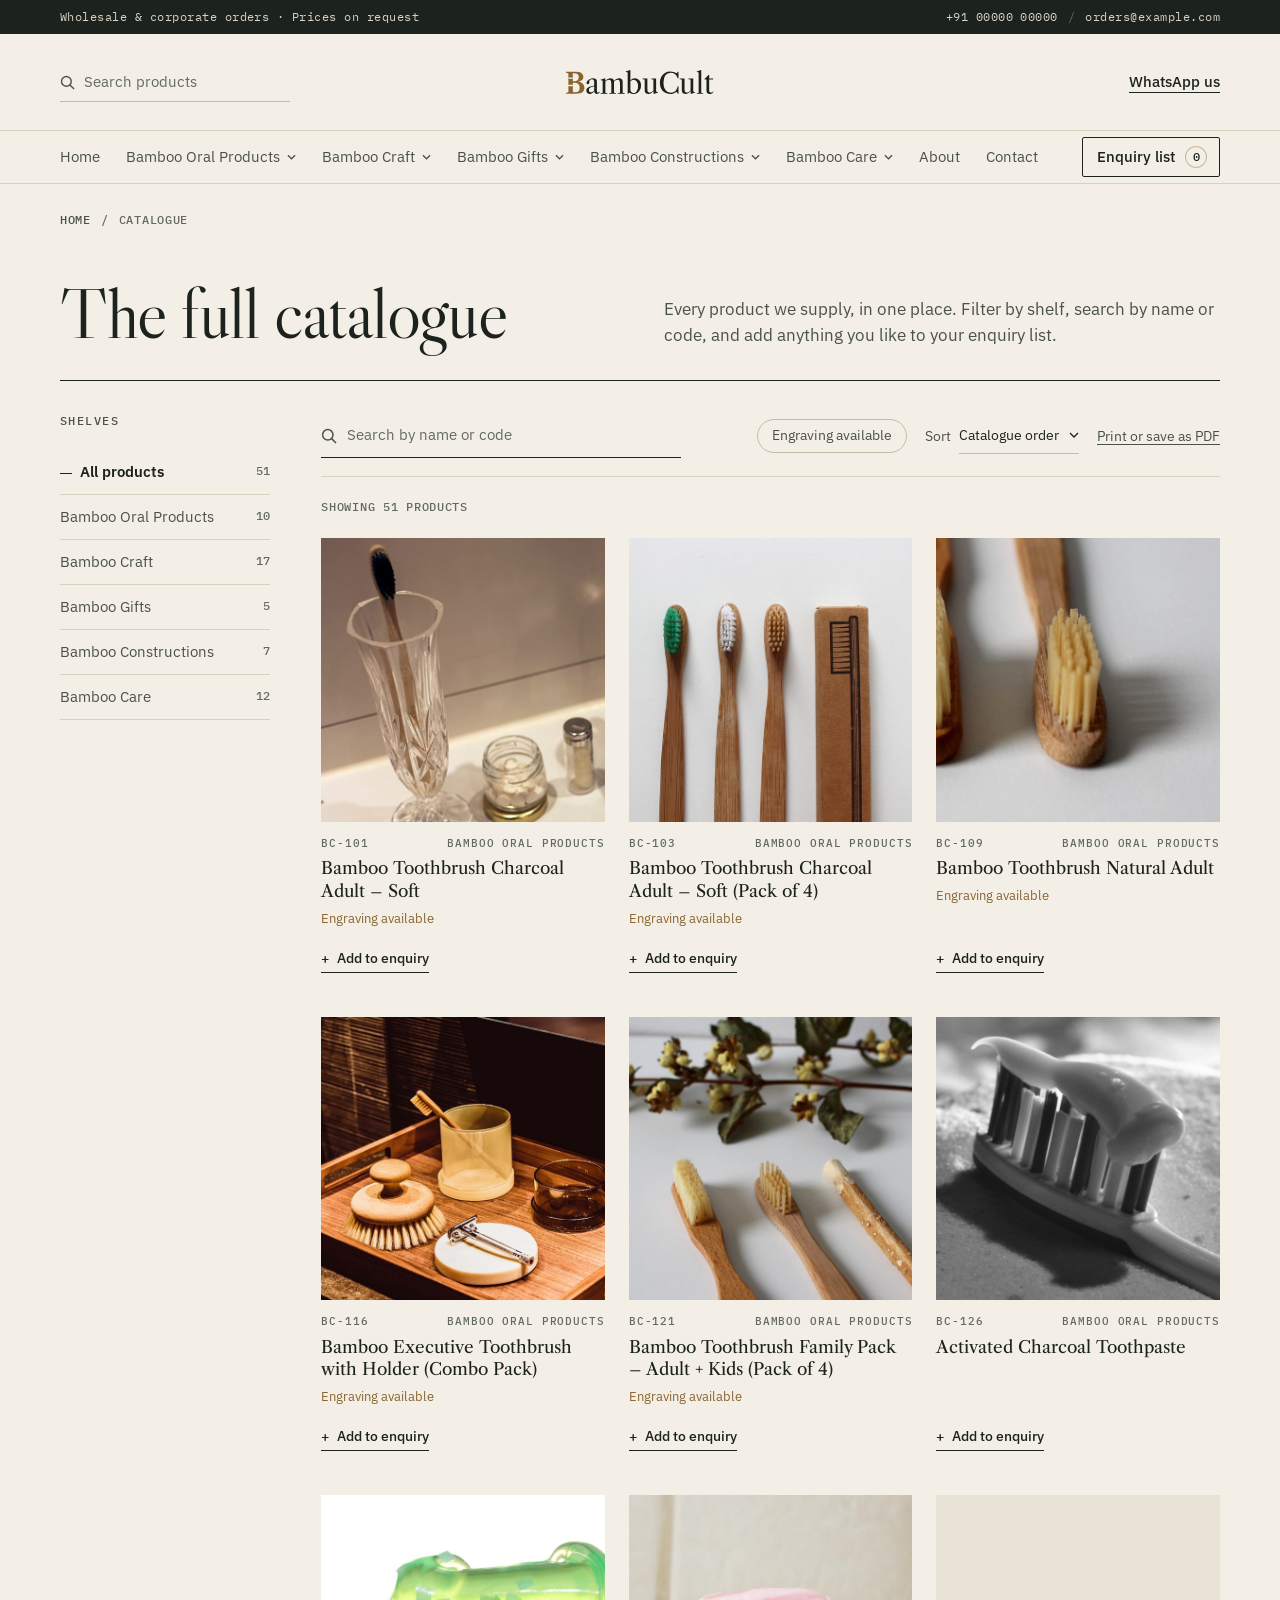
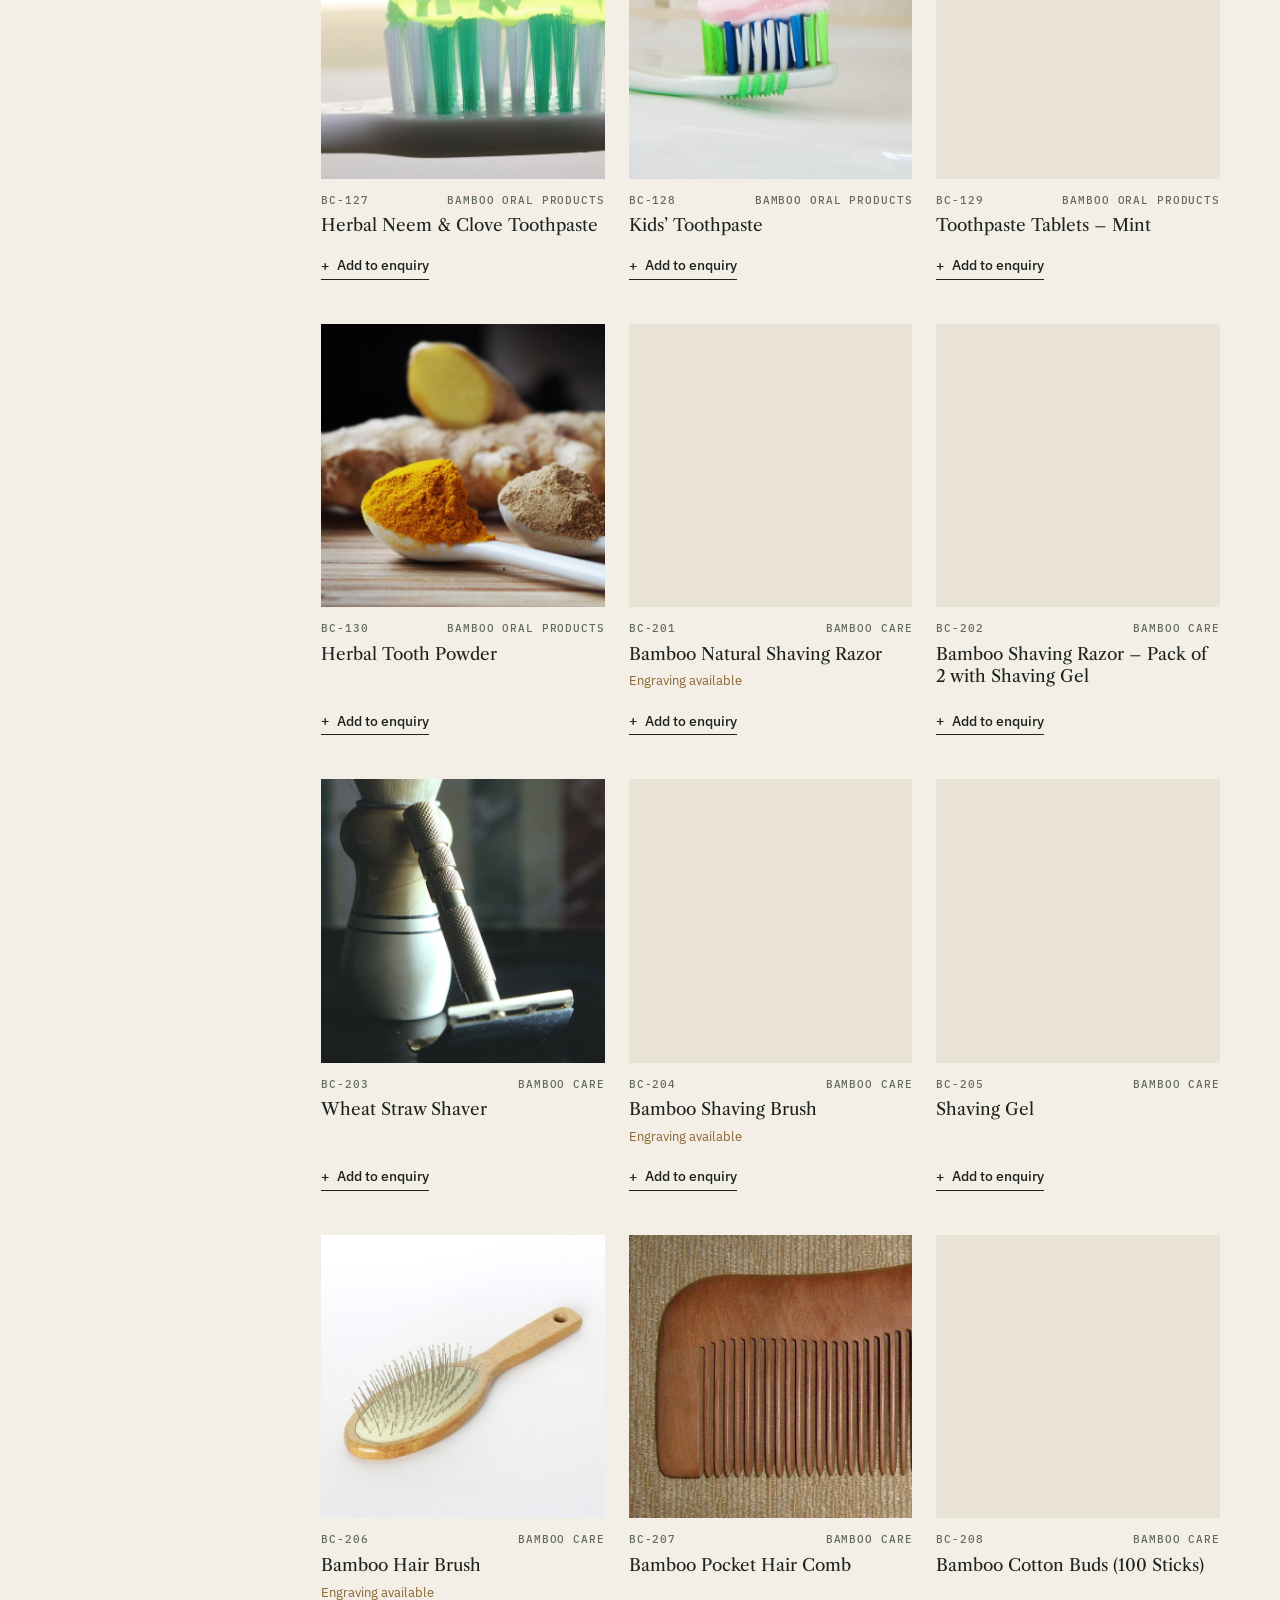
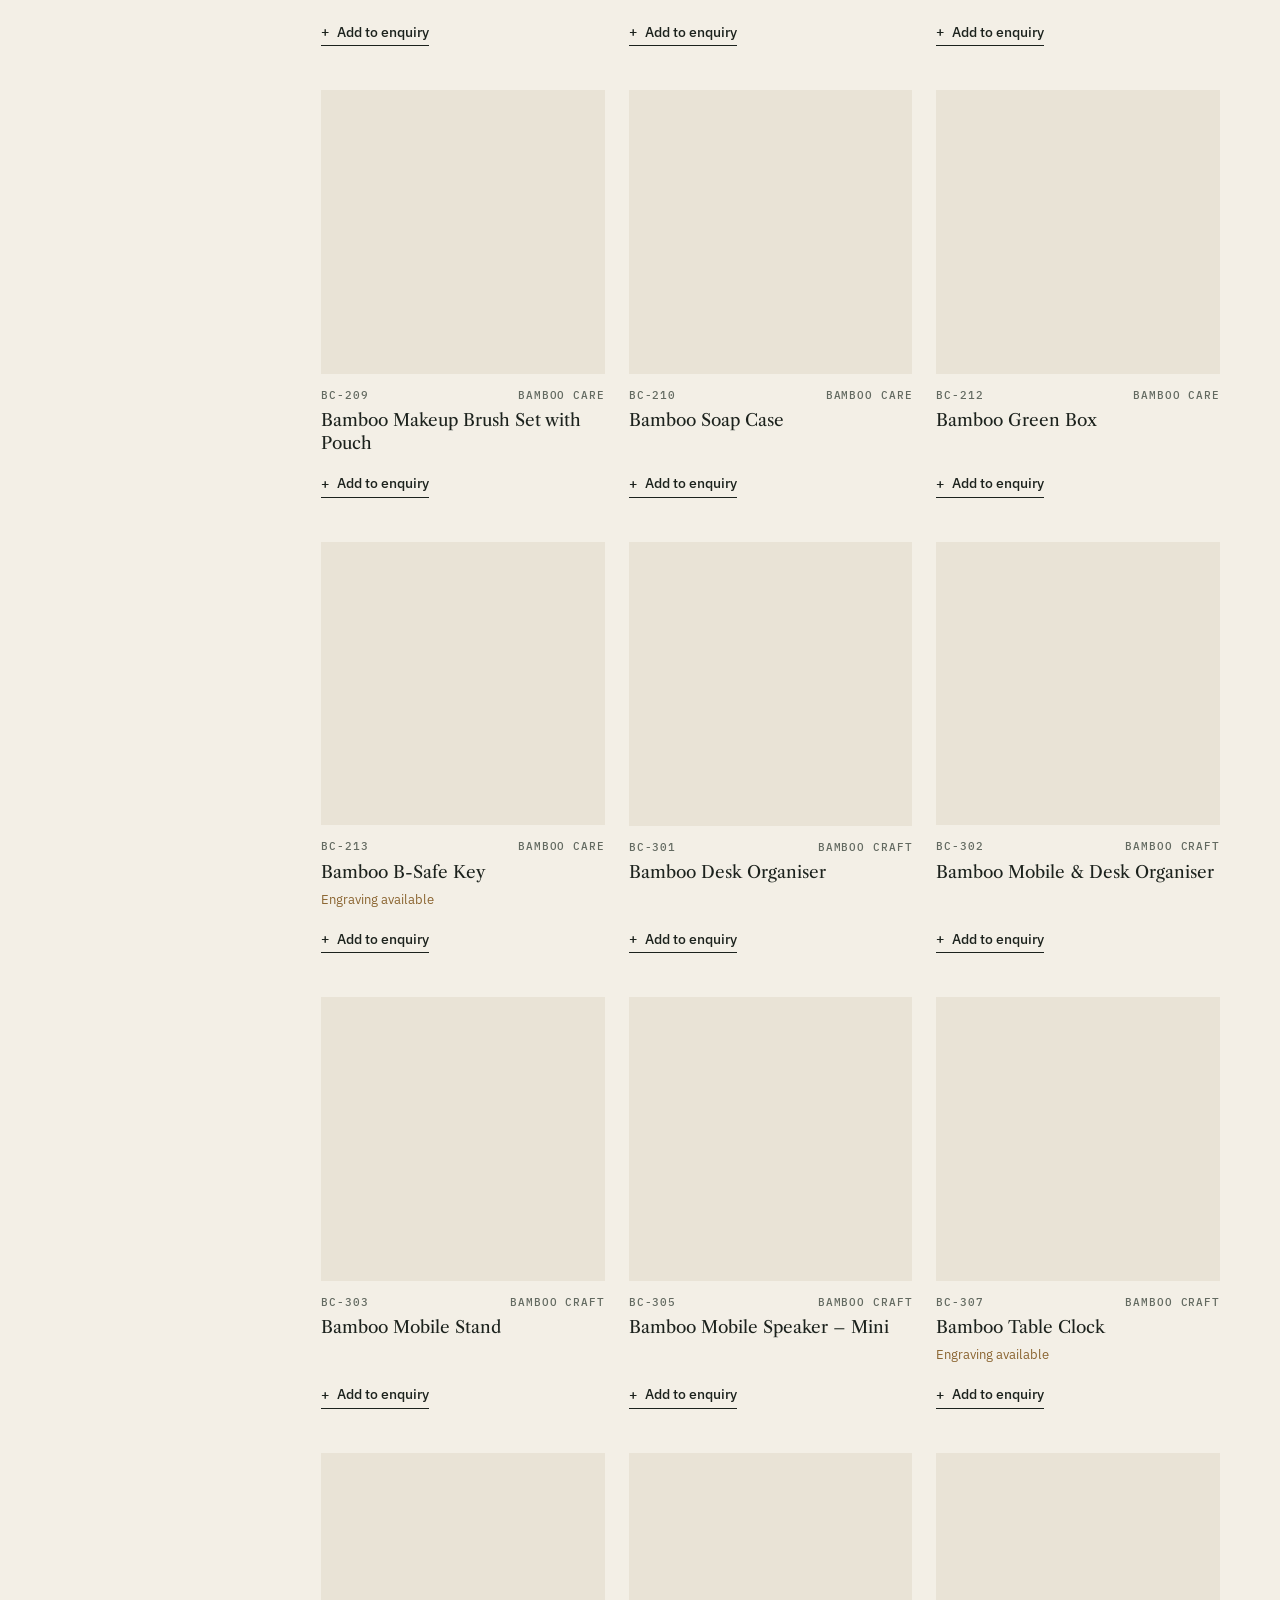
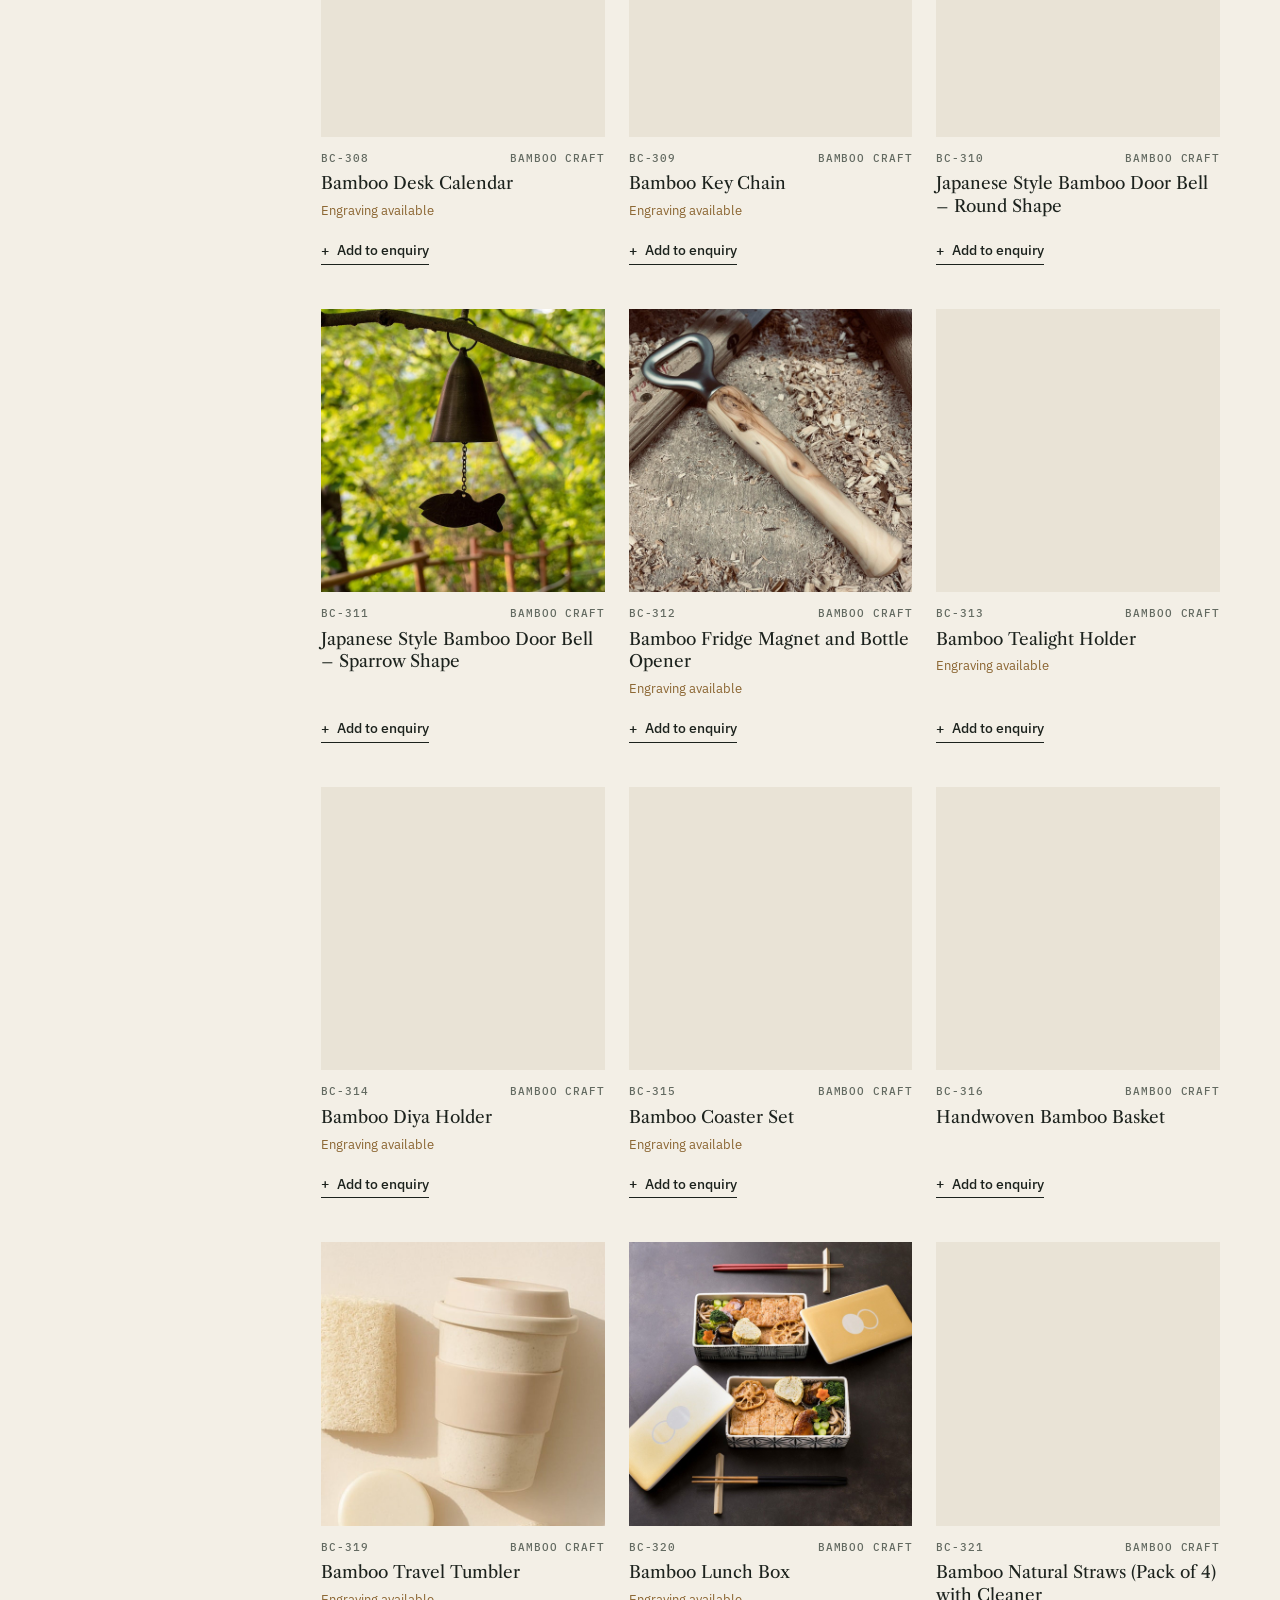
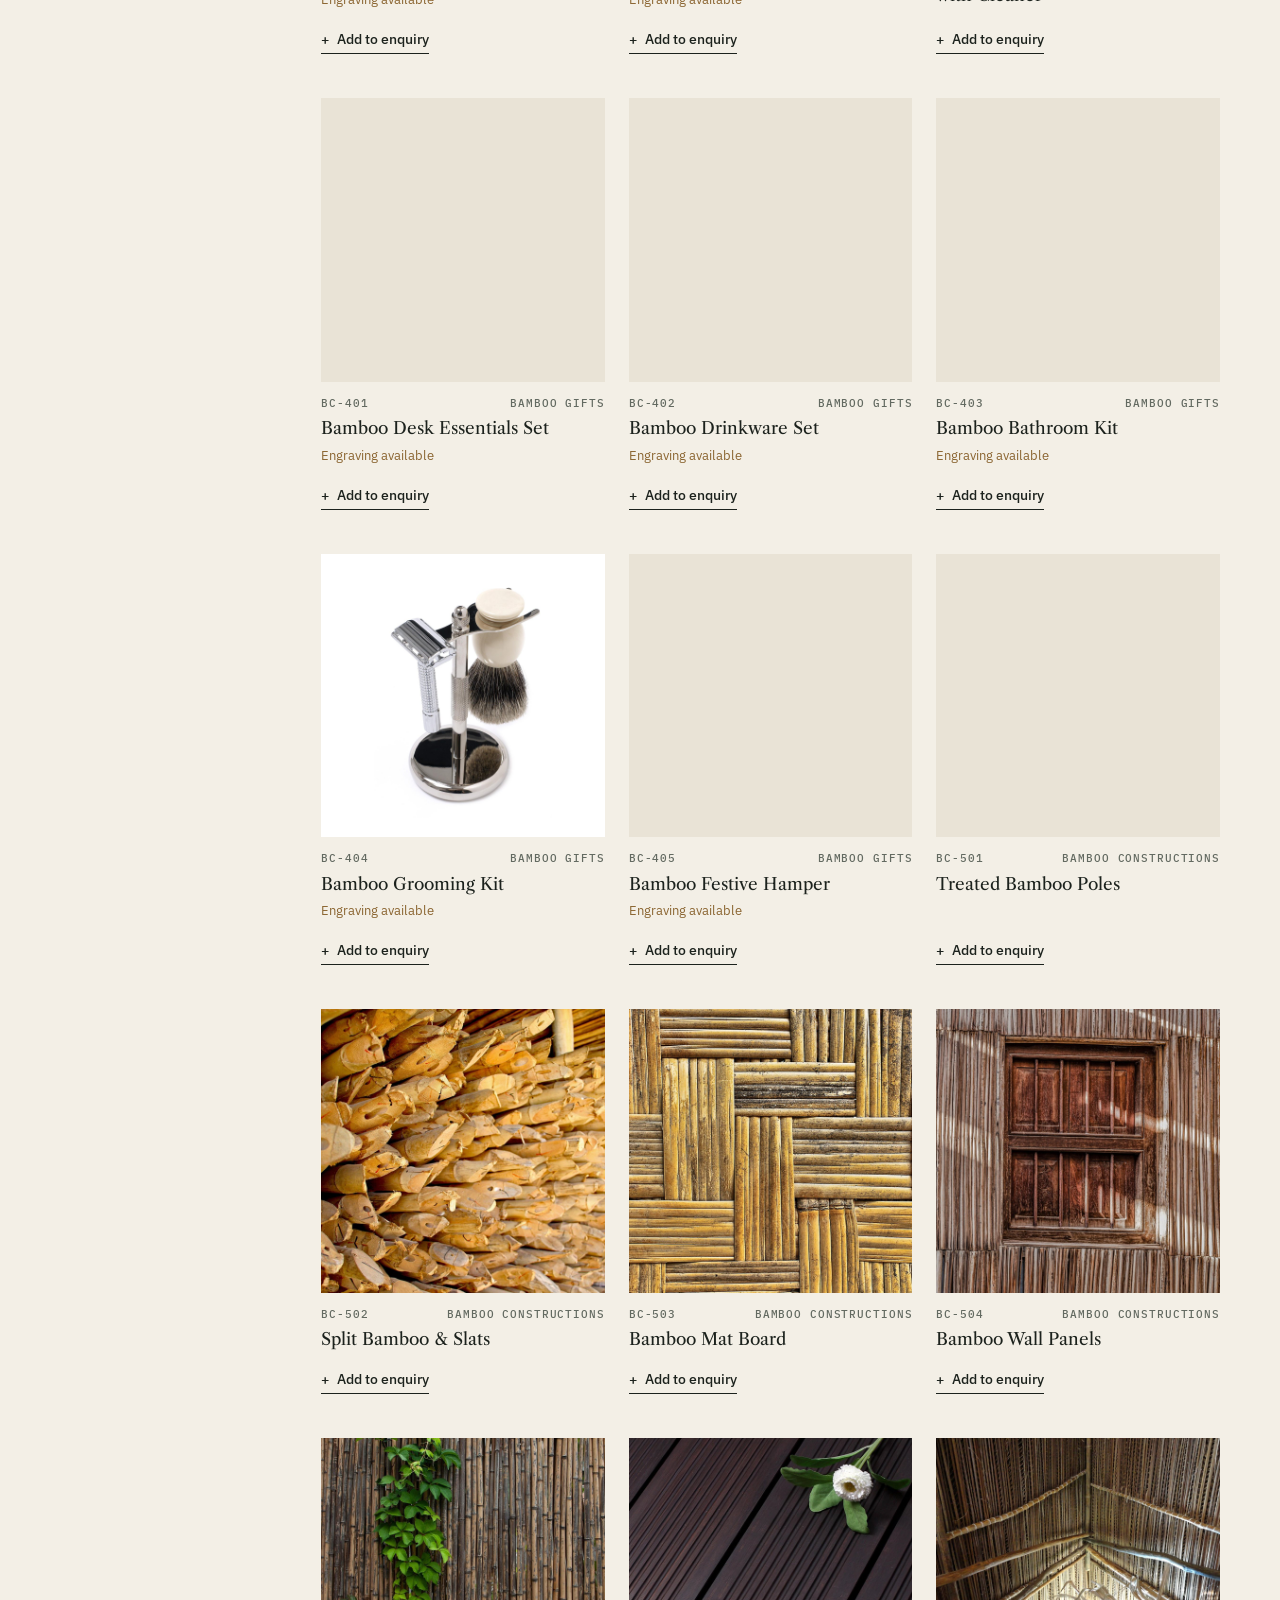
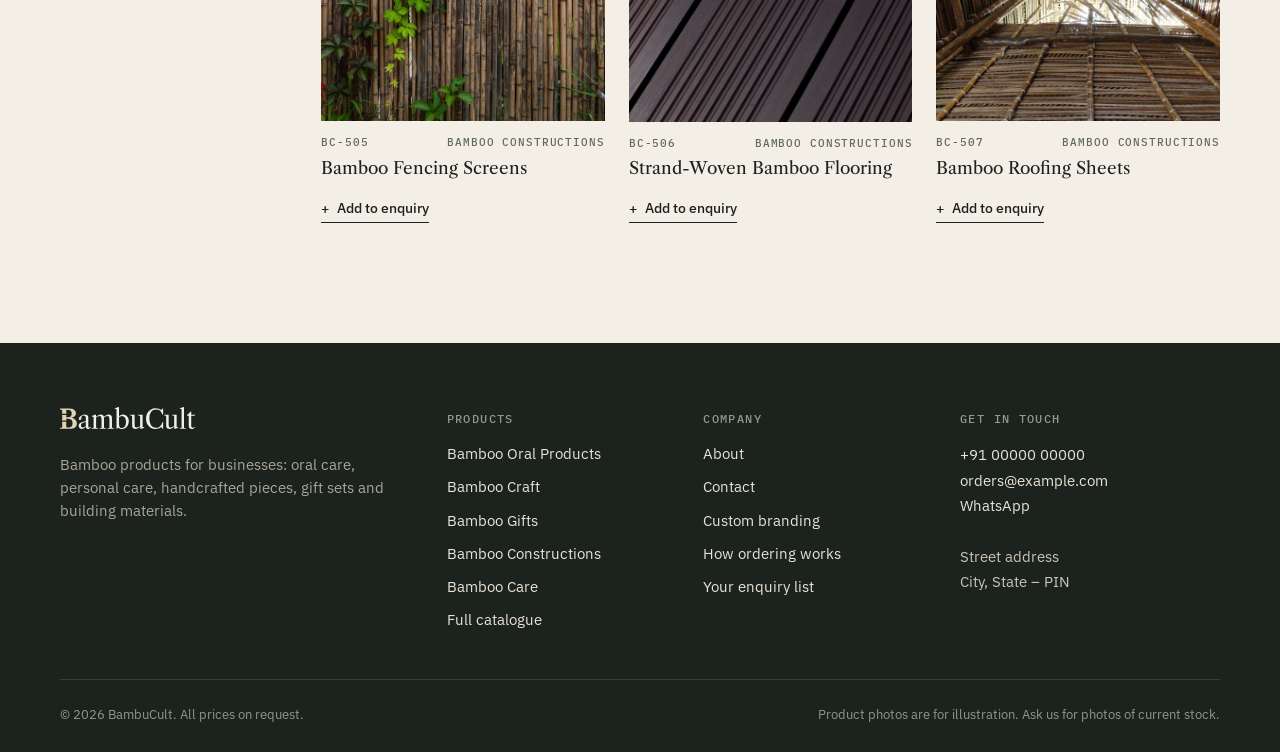
<file: catalogue.html>
<!doctype html>
<html lang="en">
<head>
  <meta charset="utf-8">
  <meta name="viewport" content="width=device-width, initial-scale=1">
  <title>Catalogue · BambuCult</title>
  <meta name="description" content="The full BambuCult catalogue: bamboo oral care, personal care, craft pieces, gift sets and building materials. Prices on request.">
  <meta name="theme-color" content="#f3efe6">
  <link rel="icon" href="favicon.ico" sizes="32x32">
  <link rel="icon" href="favicon.svg" type="image/svg+xml">
  <link rel="apple-touch-icon" href="apple-touch-icon.png">
  <link rel="preconnect" href="https://fonts.googleapis.com">
  <link rel="preconnect" href="https://fonts.gstatic.com" crossorigin>
  <link rel="stylesheet" href="https://fonts.googleapis.com/css2?family=IBM+Plex+Mono:wght@400;500&family=IBM+Plex+Sans:wght@400;500;600&family=Libre+Caslon+Display&family=Libre+Caslon+Text:ital,wght@0,400;0,700;1,400&display=swap">
  <link rel="stylesheet" href="assets/css/style.css">
</head>
<body data-page="catalogue">
  <a class="skip" href="#main">Skip to content</a>

  <!-- layout:header -->
  <div class="topbar">
    <div class="wrap topbar__inner">
      <p>Wholesale &amp; corporate orders · Prices on request</p>
      <p class="topbar__contact"><a data-config="phone"></a><span aria-hidden="true">/</span><a data-config="email"></a></p>
    </div>
  </div>

  <header class="masthead">
    <div class="wrap masthead__inner">
      <form class="quick-search" action="catalogue.html" role="search">
        <label class="sr-only" for="quick-q">Search products</label>
        <svg viewBox="0 0 16 16" aria-hidden="true"><circle cx="6.8" cy="6.8" r="5.2"/><path d="M10.6 10.6L15 15"/></svg>
        <input id="quick-q" name="q" type="search" placeholder="Search products">
      </form>
      <a class="brand" href="index.html" aria-label="BambuCult, home"><svg class="brand__logo" xmlns="http://www.w3.org/2000/svg" viewBox="0 0 516.33 84" role="img" aria-label="BambuCult"><path style="fill:var(--bc-accent,#8a6430)" d="M52.9 10.1Q56.68 12.6 58.79 16.45Q60.89 20.3 60.89 24.7Q60.89 30.92 56.21 35.21Q51.52 39.5 42.92 41.1L42.92 41.5Q52.69 42.5 58.63 48.24Q64.57 53.98 64.57 62.6Q64.57 67.13 62.68 71.17Q60.79 75.2 57.38 77.8Q53.67 80.6 48.32 81.8Q42.97 83 34.24 83L0 83L0 79.72C3.37 79.15 7.86 78.25 8.5 75.94L8.5 62.1C8.5 58.63 7.4 56.5 6.5 56.5L25.69 56.5C24.79 56.5 23.69 58.63 23.69 62.1L23.69 72.15Q23.69 75.65 25.37 76.9Q27.04 78.15 31.72 78.15Q40.02 78.15 43.98 74.15Q47.93 70.14 47.93 61.7Q47.93 52.84 43.28 48.68Q38.63 44.52 28.83 44.52L23.69 44.52L23.69 46.1C23.69 49.57 24.79 51.7 25.69 51.7L6.5 51.7C7.4 51.7 8.5 49.57 8.5 46.1L8.5 36.5C8.5 33.03 7.4 30.9 6.5 30.9L25.69 30.9C24.79 30.9 23.69 33.03 23.69 36.5L23.69 39.54L26.32 39.54Q30.23 39.54 32.55 39.24Q38.4 38.64 41.56 34.92Q44.72 31.2 44.72 24.89Q44.72 21.43 43.73 18.88Q42.74 16.35 40.68 14.56Q38.51 12.71 35.35 11.85Q32.19 10.98 27.53 10.98L23.69 10.98L23.69 20.5C23.69 23.97 24.79 26.1 25.69 26.1L6.5 26.1C7.4 26.1 8.5 23.97 8.5 20.5L8.5 13.06C7.86 10.75 3.37 9.85 0 9.28L0 6L32.47 6Q39.79 6 44.69 7Q49.59 8 52.9 10.1Z"/><path fill="currentColor" d="M71.23 71.8Q71.23 67.4 73.88 64.25Q76.53 61.1 82.48 58.7Q88.43 56.3 98.63 54.1L98.63 44.3Q98.63 38 96.83 35.4Q95.03 32.8 90.63 32.8Q86.33 32.8 83.83 34.85Q81.33 36.9 81.33 40.4Q81.33 41.3 81.43 42.15Q81.53 43 81.53 43.9Q81.53 46.4 80.08 48.05Q78.63 49.7 76.33 49.7Q74.33 49.7 73.03 48.4Q71.73 47.1 71.73 44.9Q71.73 41.6 74.68 38.1Q77.63 34.6 82.53 32.1Q88.53 29 95.23 29Q99.53 29 102.53 30.4Q105.53 31.8 106.83 34.3Q107.63 36 107.88 38.5Q108.13 41 108.13 47.4L108.13 70.3Q108.13 75.2 108.88 76.95Q109.63 78.7 111.83 78.7Q113.23 78.7 114.33 78.05Q115.43 77.4 116.73 75.8L118.43 77.3Q116.13 80.9 113.68 82.45Q111.23 84 108.03 84Q104.03 84 101.83 81.8Q99.63 79.6 99.13 75L98.83 74.8Q95.93 79.1 91.73 81.55Q87.53 84 83.23 84Q77.93 84 74.58 80.6Q71.23 77.2 71.23 71.8ZM98.63 71.4L98.63 57Q91.43 58.4 87.48 60Q83.53 61.6 81.83 63.9Q80.13 66.2 80.13 69.7Q80.13 73.7 82.08 75.9Q84.03 78.1 87.63 78.1Q90.83 78.1 93.73 76.35Q96.63 74.6 98.63 71.4ZM205.93 81L205.93 83L181.43 83L181.43 81L188.93 79.6L188.93 50.2Q188.93 42.9 187.73 39.1Q186.23 34.5 180.93 34.5Q177.23 34.5 173.88 36.15Q170.53 37.8 167.93 40.9Q168.13 44.9 168.13 49.2L168.13 79.6L175.63 81L175.63 83L151.13 83L151.13 81L158.63 79.6L158.63 50.2Q158.63 43.5 157.43 39.1Q155.83 34.5 150.63 34.5Q147.03 34.5 143.68 36.1Q140.33 37.7 137.83 40.7L137.83 79.5L145.33 81L145.33 83L120.73 83L120.73 81L128.33 79.5L128.33 38L120.93 35.2L120.93 33.9L136.43 29L137.43 29L137.43 37.5Q141.73 33.4 146.58 31.2Q151.43 29 156.23 29Q159.83 29 162.68 30.6Q165.53 32.2 166.83 35Q167.43 36.2 167.63 37.6Q171.93 33.5 176.83 31.25Q181.73 29 186.53 29Q190.13 29 192.93 30.6Q195.73 32.2 197.13 35Q197.93 36.6 198.18 39.4Q198.43 42.2 198.43 49.2L198.43 79.6L205.93 81ZM222.53 79.4L222.03 79.4L217.43 82.8L215.83 82.8L215.83 8.9L208.53 6.2L208.53 4.9L224.43 0L225.43 0L225.43 35.8Q231.73 29 240.63 29Q247.13 29 252.13 32.2Q257.13 35.4 259.93 41.15Q262.73 46.9 262.73 54.3Q262.73 62.6 259.28 69.4Q255.83 76.2 249.78 80.1Q243.73 84 236.33 84Q228.63 84 222.53 79.4ZM252.03 57.1Q252.03 46.5 247.88 40.45Q243.73 34.4 236.43 34.4Q233.13 34.4 230.28 35.8Q227.43 37.2 225.43 39.6L225.43 68Q225.43 73.7 228.43 77.15Q231.43 80.6 236.33 80.6Q241.03 80.6 244.58 77.65Q248.13 74.7 250.08 69.4Q252.03 64.1 252.03 57.1ZM322.23 77.9L322.23 79.1L307.23 84L306.53 84L306.53 74.9L306.13 74.8Q302.53 79.2 297.88 81.6Q293.23 84 288.23 84Q284.23 84 281.23 82.4Q278.23 80.8 276.83 77.9Q276.03 76.1 275.73 73.3Q275.43 70.5 275.43 63.7L275.43 33.5L267.93 32L267.93 30L284.93 30L284.93 63.7Q284.93 68.4 285.18 70.9Q285.43 73.4 286.13 74.9Q286.93 76.6 288.78 77.6Q290.63 78.6 293.13 78.6Q296.63 78.6 299.93 76.8Q303.23 75 305.93 71.6L305.93 33.5L298.43 32L298.43 30L315.43 30L315.43 75.5L322.23 77.9ZM365.13 5Q370.93 5 376.53 6.6Q382.13 8.2 386.63 11.1L387.03 11.1L391.93 6L393.73 6L393.73 29L390.73 29Q389.13 24.1 386.63 20Q383.13 14.4 378.38 11.9Q373.63 9.4 366.83 9.4Q354.43 9.4 347.78 18.5Q341.13 27.6 341.13 44.3Q341.13 61 347.88 70.25Q354.63 79.5 366.93 79.5Q372.93 79.5 377.73 77.1Q382.53 74.7 385.73 70.1Q389.53 64.8 391.03 56.8L393.73 56.8L393.73 83L391.33 83L386.73 76.4Q381.43 80.4 376.18 82.2Q370.93 84 364.73 84Q354.13 84 345.88 79.1Q337.63 74.2 333.08 65.3Q328.53 56.4 328.53 45Q328.53 33.4 333.23 24.3Q337.93 15.2 346.23 10.1Q354.53 5 365.13 5ZM452.23 77.9L452.23 79.1L437.23 84L436.53 84L436.53 74.9L436.13 74.8Q432.53 79.2 427.88 81.6Q423.23 84 418.23 84Q414.23 84 411.23 82.4Q408.23 80.8 406.83 77.9Q406.03 76.1 405.73 73.3Q405.43 70.5 405.43 63.7L405.43 33.5L397.93 32L397.93 30L414.93 30L414.93 63.7Q414.93 68.4 415.18 70.9Q415.43 73.4 416.13 74.9Q416.93 76.6 418.78 77.6Q420.63 78.6 423.13 78.6Q426.63 78.6 429.93 76.8Q433.23 75 435.93 71.6L435.93 33.5L428.43 32L428.43 30L445.43 30L445.43 75.5L452.23 77.9ZM480.33 83L457.23 83L457.23 81.1L464.23 79.6L464.23 8.8L457.23 6.2L457.23 4.9L472.53 0L473.43 0L473.43 79.6L480.33 81.1L480.33 83ZM494.93 81.2Q493.13 79.5 492.38 76.95Q491.63 74.4 491.63 69.8L491.63 33.5L485.13 33.5L484.93 31.9L499.33 16.9L501.13 17.1L501.13 30L515.43 30L514.63 33.5L501.13 33.5L501.13 68.9Q501.13 72.5 501.33 74.05Q501.53 75.6 502.03 76.5Q503.63 79.3 507.03 79.3Q509.03 79.3 511.08 78.2Q513.13 77.1 514.63 75.2L516.33 76.5Q514.03 80 510.38 82Q506.73 84 502.73 84Q497.93 84 494.93 81.2Z"/></svg></a>
      <div class="masthead__right">
        <a class="wa-link" data-config="whatsapp" target="_blank" rel="noopener">WhatsApp us</a>
        <a class="list-link list-link--compact" href="enquiry.html" data-nav="enquiry"><span class="long">Enquiry list</span><span class="short">List</span> <span class="count is-empty" data-count>0</span></a>
        <button class="menu-btn" type="button" aria-expanded="false" aria-controls="mobile-nav">Menu</button>
      </div>
    </div>
    <nav class="mobile-nav" id="mobile-nav" aria-label="Mobile" hidden>
      <div class="mobile-nav__inner">
        <form class="mobile-nav__search" action="catalogue.html" role="search">
          <label class="sr-only" for="mobile-q">Search products</label>
          <svg viewBox="0 0 16 16" aria-hidden="true"><circle cx="6.8" cy="6.8" r="5.2"/><path d="M10.6 10.6L15 15"/></svg>
          <input id="mobile-q" name="q" type="search" placeholder="Search products">
        </form>
        <a href="index.html">Home</a>
        <details>
          <summary>Bamboo Oral Products</summary>
          <div class="mobile-nav__sub">
            <a href="catalogue.html?c=oral">All oral products</a>
            <a href="catalogue.html?c=oral&amp;t=Adult%20brushes">Adult toothbrushes</a>
            <a href="catalogue.html?c=oral&amp;t=Kids%E2%80%99%20brushes">Kids’ toothbrushes</a>
            <a href="catalogue.html?c=oral&amp;t=Toothpaste">Toothpaste</a>
          </div>
        </details>
        <details>
          <summary>Bamboo Craft</summary>
          <div class="mobile-nav__sub">
            <a href="catalogue.html?c=craft">All craft</a>
            <a href="catalogue.html?c=craft&amp;t=Desk%20%26%20office">Desk &amp; office</a>
            <a href="catalogue.html?c=craft&amp;t=Home%20%26%20decor">Home &amp; decor</a>
            <a href="catalogue.html?c=craft&amp;t=Kitchen%20%26%20drinkware">Kitchen &amp; drinkware</a>
          </div>
        </details>
        <details>
          <summary>Bamboo Gifts</summary>
          <div class="mobile-nav__sub">
            <a href="catalogue.html?c=gifts">All gift sets</a>
            <a href="product.html?p=gift-desk-set">Desk Essentials Set</a>
            <a href="product.html?p=gift-drinkware-set">Drinkware Set</a>
            <a href="product.html?p=gift-zero-waste-bath">Bathroom Kit</a>
            <a href="product.html?p=gift-grooming-kit">Grooming Kit</a>
            <a href="product.html?p=gift-festive-light">Festive Hamper</a>
          </div>
        </details>
        <details>
          <summary>Bamboo Constructions</summary>
          <div class="mobile-nav__sub">
            <a href="catalogue.html?c=construction">All building materials</a>
            <a href="catalogue.html?c=construction&amp;t=Poles%20%26%20slats">Poles &amp; slats</a>
            <a href="catalogue.html?c=construction&amp;t=Boards%20%26%20panels">Boards &amp; panels</a>
            <a href="catalogue.html?c=construction&amp;t=Flooring%20%26%20roofing">Flooring &amp; roofing</a>
          </div>
        </details>
        <details>
          <summary>Bamboo Care</summary>
          <div class="mobile-nav__sub">
            <a href="catalogue.html?c=care">All care products</a>
            <a href="catalogue.html?c=care&amp;t=Shaving">Shaving</a>
            <a href="catalogue.html?c=care&amp;t=Personal%20care">Personal care</a>
          </div>
        </details>
        <a href="about.html">About</a>
        <a href="contact.html">Contact</a>
        <div class="mobile-nav__contact"><a data-config="phone"></a><a data-config="email"></a></div>
      </div>
    </nav>
  </header>

  <nav class="navbar" aria-label="Main">
    <div class="wrap navbar__inner">
      <ul class="menu">
        <li class="menu__item"><a class="menu__link" href="index.html" data-nav="home">Home</a></li>
          <li class="menu__item has-sub">
            <a class="menu__link" href="catalogue.html?c=oral" data-nav="oral">Bamboo Oral Products<svg class="caret" viewBox="0 0 10 6" aria-hidden="true"><path d="M1 1l4 4 4-4"/></svg></a>
            <div class="sub">
              <div class="sub__panel">
                <p class="sub__lede">Toothbrushes for adults and children, and the toothpaste that goes with them.</p>
                <ul class="sub__list">
                  <li><a href="catalogue.html?c=oral&amp;t=Adult%20brushes">Adult toothbrushes</a></li>
                  <li><a href="catalogue.html?c=oral&amp;t=Kids%E2%80%99%20brushes">Kids’ toothbrushes</a></li>
                  <li><a href="catalogue.html?c=oral&amp;t=Toothpaste">Toothpaste</a></li>
                </ul>
                <a class="sub__all" href="catalogue.html?c=oral">All oral products <span aria-hidden="true">→</span></a>
              </div>
            </div>
          </li>
          <li class="menu__item has-sub">
            <a class="menu__link" href="catalogue.html?c=craft" data-nav="craft">Bamboo Craft<svg class="caret" viewBox="0 0 10 6" aria-hidden="true"><path d="M1 1l4 4 4-4"/></svg></a>
            <div class="sub">
              <div class="sub__panel">
                <p class="sub__lede">Handcrafted desk pieces, home decor and drinkware.</p>
                <ul class="sub__list">
                  <li><a href="catalogue.html?c=craft&amp;t=Desk%20%26%20office">Desk &amp; office</a></li>
                  <li><a href="catalogue.html?c=craft&amp;t=Home%20%26%20decor">Home &amp; decor</a></li>
                  <li><a href="catalogue.html?c=craft&amp;t=Kitchen%20%26%20drinkware">Kitchen &amp; drinkware</a></li>
                </ul>
                <a class="sub__all" href="catalogue.html?c=craft">All craft <span aria-hidden="true">→</span></a>
              </div>
            </div>
          </li>
          <li class="menu__item has-sub">
            <a class="menu__link" href="catalogue.html?c=gifts" data-nav="gifts">Bamboo Gifts<svg class="caret" viewBox="0 0 10 6" aria-hidden="true"><path d="M1 1l4 4 4-4"/></svg></a>
            <div class="sub">
              <div class="sub__panel">
                <p class="sub__lede">Ready-made gift sets. Contents can be swapped and the box can carry your logo.</p>
                <ul class="sub__list">
                  <li><a href="product.html?p=gift-desk-set">Desk Essentials Set</a></li>
                  <li><a href="product.html?p=gift-drinkware-set">Drinkware Set</a></li>
                  <li><a href="product.html?p=gift-zero-waste-bath">Bathroom Kit</a></li>
                  <li><a href="product.html?p=gift-grooming-kit">Grooming Kit</a></li>
                  <li><a href="product.html?p=gift-festive-light">Festive Hamper</a></li>
                </ul>
                <a class="sub__all" href="catalogue.html?c=gifts">All gift sets <span aria-hidden="true">→</span></a>
              </div>
            </div>
          </li>
          <li class="menu__item has-sub has-sub--right">
            <a class="menu__link" href="catalogue.html?c=construction" data-nav="construction">Bamboo Constructions<svg class="caret" viewBox="0 0 10 6" aria-hidden="true"><path d="M1 1l4 4 4-4"/></svg></a>
            <div class="sub">
              <div class="sub__panel">
                <p class="sub__lede">Bamboo building materials supplied in bulk, cut and sized to order.</p>
                <ul class="sub__list">
                  <li><a href="catalogue.html?c=construction&amp;t=Poles%20%26%20slats">Poles &amp; slats</a></li>
                  <li><a href="catalogue.html?c=construction&amp;t=Boards%20%26%20panels">Boards &amp; panels</a></li>
                  <li><a href="catalogue.html?c=construction&amp;t=Flooring%20%26%20roofing">Flooring &amp; roofing</a></li>
                </ul>
                <a class="sub__all" href="catalogue.html?c=construction">All building materials <span aria-hidden="true">→</span></a>
              </div>
            </div>
          </li>
          <li class="menu__item has-sub has-sub--right">
            <a class="menu__link" href="catalogue.html?c=care" data-nav="care">Bamboo Care<svg class="caret" viewBox="0 0 10 6" aria-hidden="true"><path d="M1 1l4 4 4-4"/></svg></a>
            <div class="sub">
              <div class="sub__panel">
                <p class="sub__lede">Razors, brushes, combs and the rest of the bathroom shelf, mostly in bamboo.</p>
                <ul class="sub__list">
                  <li><a href="catalogue.html?c=care&amp;t=Shaving">Shaving</a></li>
                  <li><a href="catalogue.html?c=care&amp;t=Personal%20care">Personal care</a></li>
                </ul>
                <a class="sub__all" href="catalogue.html?c=care">All care products <span aria-hidden="true">→</span></a>
              </div>
            </div>
          </li>
        <li class="menu__item"><a class="menu__link" href="about.html" data-nav="about">About</a></li>
        <li class="menu__item"><a class="menu__link" href="contact.html" data-nav="contact">Contact</a></li>
      </ul>
      <a class="list-link" href="enquiry.html" data-nav="enquiry">Enquiry list <span class="count is-empty" data-count>0</span></a>
    </div>
  </nav>
  <!-- /layout:header -->

  <main id="main" class="page">
    <div class="wrap">
      <div class="print-head" aria-hidden="true">
        <strong>BambuCult</strong>
        <span><span data-config="phone"></span> · <span data-config="email"></span></span>
      </div>

      <nav class="crumbs" aria-label="Breadcrumb">
        <a href="index.html">Home</a><span aria-hidden="true">/</span><span id="crumb">Catalogue</span>
      </nav>

      <header class="page-head">
        <h1 id="title">The full catalogue</h1>
        <p id="blurb">Every product we supply, in one place. Filter by shelf, search by name or code, and add anything you like to your enquiry list.</p>
      </header>

      <div class="cat-layout">
        <aside class="cat-side" aria-label="Categories">
          <p class="eyebrow">Shelves</p>
          <ul id="cat-list"></ul>
        </aside>

        <div class="cat-main">
          <div class="toolbar">
            <label class="search">
              <span class="sr-only">Search products</span>
              <svg viewBox="0 0 16 16" aria-hidden="true"><circle cx="6.8" cy="6.8" r="5.2"/><path d="M10.6 10.6L15 15"/></svg>
              <input id="q" type="search" placeholder="Search by name or code" autocomplete="off">
            </label>
            <div class="toolbar__right">
              <button class="chip" id="engrave" type="button" aria-pressed="false">Engraving available</button>
              <label class="sort">
                <span>Sort</span>
                <select id="sort">
                  <option value="code">Catalogue order</option>
                  <option value="az">Name, A to Z</option>
                </select>
              </label>
              <button class="text-btn" id="print" type="button">Print or save as PDF</button>
            </div>
          </div>

          <div class="type-chips" id="types" role="group" aria-label="Filter by type"></div>
          <h2 class="result-count" id="count" aria-live="polite"></h2>
          <div class="grid" id="grid"></div>

          <div class="empty" id="empty" hidden>
            <h2>Nothing matches that.</h2>
            <p>Try a shorter word or a product code. If you’re looking for something we don’t list, ask us anyway.</p>
            <button class="btn btn--ghost" id="reset" type="button">Clear filters</button>
          </div>
        </div>
      </div>
    </div>
  </main>

  <!-- layout:footer -->
  <footer class="site-footer">
    <div class="wrap">
      <div class="footer__top">
        <div class="footer__brand">
          <a class="brand brand--light" href="index.html" aria-label="BambuCult, home"><svg class="brand__logo" xmlns="http://www.w3.org/2000/svg" viewBox="0 0 516.33 84" role="img" aria-label="BambuCult"><path style="fill:var(--bc-accent,#8a6430)" d="M52.9 10.1Q56.68 12.6 58.79 16.45Q60.89 20.3 60.89 24.7Q60.89 30.92 56.21 35.21Q51.52 39.5 42.92 41.1L42.92 41.5Q52.69 42.5 58.63 48.24Q64.57 53.98 64.57 62.6Q64.57 67.13 62.68 71.17Q60.79 75.2 57.38 77.8Q53.67 80.6 48.32 81.8Q42.97 83 34.24 83L0 83L0 79.72C3.37 79.15 7.86 78.25 8.5 75.94L8.5 62.1C8.5 58.63 7.4 56.5 6.5 56.5L25.69 56.5C24.79 56.5 23.69 58.63 23.69 62.1L23.69 72.15Q23.69 75.65 25.37 76.9Q27.04 78.15 31.72 78.15Q40.02 78.15 43.98 74.15Q47.93 70.14 47.93 61.7Q47.93 52.84 43.28 48.68Q38.63 44.52 28.83 44.52L23.69 44.52L23.69 46.1C23.69 49.57 24.79 51.7 25.69 51.7L6.5 51.7C7.4 51.7 8.5 49.57 8.5 46.1L8.5 36.5C8.5 33.03 7.4 30.9 6.5 30.9L25.69 30.9C24.79 30.9 23.69 33.03 23.69 36.5L23.69 39.54L26.32 39.54Q30.23 39.54 32.55 39.24Q38.4 38.64 41.56 34.92Q44.72 31.2 44.72 24.89Q44.72 21.43 43.73 18.88Q42.74 16.35 40.68 14.56Q38.51 12.71 35.35 11.85Q32.19 10.98 27.53 10.98L23.69 10.98L23.69 20.5C23.69 23.97 24.79 26.1 25.69 26.1L6.5 26.1C7.4 26.1 8.5 23.97 8.5 20.5L8.5 13.06C7.86 10.75 3.37 9.85 0 9.28L0 6L32.47 6Q39.79 6 44.69 7Q49.59 8 52.9 10.1Z"/><path fill="currentColor" d="M71.23 71.8Q71.23 67.4 73.88 64.25Q76.53 61.1 82.48 58.7Q88.43 56.3 98.63 54.1L98.63 44.3Q98.63 38 96.83 35.4Q95.03 32.8 90.63 32.8Q86.33 32.8 83.83 34.85Q81.33 36.9 81.33 40.4Q81.33 41.3 81.43 42.15Q81.53 43 81.53 43.9Q81.53 46.4 80.08 48.05Q78.63 49.7 76.33 49.7Q74.33 49.7 73.03 48.4Q71.73 47.1 71.73 44.9Q71.73 41.6 74.68 38.1Q77.63 34.6 82.53 32.1Q88.53 29 95.23 29Q99.53 29 102.53 30.4Q105.53 31.8 106.83 34.3Q107.63 36 107.88 38.5Q108.13 41 108.13 47.4L108.13 70.3Q108.13 75.2 108.88 76.95Q109.63 78.7 111.83 78.7Q113.23 78.7 114.33 78.05Q115.43 77.4 116.73 75.8L118.43 77.3Q116.13 80.9 113.68 82.45Q111.23 84 108.03 84Q104.03 84 101.83 81.8Q99.63 79.6 99.13 75L98.83 74.8Q95.93 79.1 91.73 81.55Q87.53 84 83.23 84Q77.93 84 74.58 80.6Q71.23 77.2 71.23 71.8ZM98.63 71.4L98.63 57Q91.43 58.4 87.48 60Q83.53 61.6 81.83 63.9Q80.13 66.2 80.13 69.7Q80.13 73.7 82.08 75.9Q84.03 78.1 87.63 78.1Q90.83 78.1 93.73 76.35Q96.63 74.6 98.63 71.4ZM205.93 81L205.93 83L181.43 83L181.43 81L188.93 79.6L188.93 50.2Q188.93 42.9 187.73 39.1Q186.23 34.5 180.93 34.5Q177.23 34.5 173.88 36.15Q170.53 37.8 167.93 40.9Q168.13 44.9 168.13 49.2L168.13 79.6L175.63 81L175.63 83L151.13 83L151.13 81L158.63 79.6L158.63 50.2Q158.63 43.5 157.43 39.1Q155.83 34.5 150.63 34.5Q147.03 34.5 143.68 36.1Q140.33 37.7 137.83 40.7L137.83 79.5L145.33 81L145.33 83L120.73 83L120.73 81L128.33 79.5L128.33 38L120.93 35.2L120.93 33.9L136.43 29L137.43 29L137.43 37.5Q141.73 33.4 146.58 31.2Q151.43 29 156.23 29Q159.83 29 162.68 30.6Q165.53 32.2 166.83 35Q167.43 36.2 167.63 37.6Q171.93 33.5 176.83 31.25Q181.73 29 186.53 29Q190.13 29 192.93 30.6Q195.73 32.2 197.13 35Q197.93 36.6 198.18 39.4Q198.43 42.2 198.43 49.2L198.43 79.6L205.93 81ZM222.53 79.4L222.03 79.4L217.43 82.8L215.83 82.8L215.83 8.9L208.53 6.2L208.53 4.9L224.43 0L225.43 0L225.43 35.8Q231.73 29 240.63 29Q247.13 29 252.13 32.2Q257.13 35.4 259.93 41.15Q262.73 46.9 262.73 54.3Q262.73 62.6 259.28 69.4Q255.83 76.2 249.78 80.1Q243.73 84 236.33 84Q228.63 84 222.53 79.4ZM252.03 57.1Q252.03 46.5 247.88 40.45Q243.73 34.4 236.43 34.4Q233.13 34.4 230.28 35.8Q227.43 37.2 225.43 39.6L225.43 68Q225.43 73.7 228.43 77.15Q231.43 80.6 236.33 80.6Q241.03 80.6 244.58 77.65Q248.13 74.7 250.08 69.4Q252.03 64.1 252.03 57.1ZM322.23 77.9L322.23 79.1L307.23 84L306.53 84L306.53 74.9L306.13 74.8Q302.53 79.2 297.88 81.6Q293.23 84 288.23 84Q284.23 84 281.23 82.4Q278.23 80.8 276.83 77.9Q276.03 76.1 275.73 73.3Q275.43 70.5 275.43 63.7L275.43 33.5L267.93 32L267.93 30L284.93 30L284.93 63.7Q284.93 68.4 285.18 70.9Q285.43 73.4 286.13 74.9Q286.93 76.6 288.78 77.6Q290.63 78.6 293.13 78.6Q296.63 78.6 299.93 76.8Q303.23 75 305.93 71.6L305.93 33.5L298.43 32L298.43 30L315.43 30L315.43 75.5L322.23 77.9ZM365.13 5Q370.93 5 376.53 6.6Q382.13 8.2 386.63 11.1L387.03 11.1L391.93 6L393.73 6L393.73 29L390.73 29Q389.13 24.1 386.63 20Q383.13 14.4 378.38 11.9Q373.63 9.4 366.83 9.4Q354.43 9.4 347.78 18.5Q341.13 27.6 341.13 44.3Q341.13 61 347.88 70.25Q354.63 79.5 366.93 79.5Q372.93 79.5 377.73 77.1Q382.53 74.7 385.73 70.1Q389.53 64.8 391.03 56.8L393.73 56.8L393.73 83L391.33 83L386.73 76.4Q381.43 80.4 376.18 82.2Q370.93 84 364.73 84Q354.13 84 345.88 79.1Q337.63 74.2 333.08 65.3Q328.53 56.4 328.53 45Q328.53 33.4 333.23 24.3Q337.93 15.2 346.23 10.1Q354.53 5 365.13 5ZM452.23 77.9L452.23 79.1L437.23 84L436.53 84L436.53 74.9L436.13 74.8Q432.53 79.2 427.88 81.6Q423.23 84 418.23 84Q414.23 84 411.23 82.4Q408.23 80.8 406.83 77.9Q406.03 76.1 405.73 73.3Q405.43 70.5 405.43 63.7L405.43 33.5L397.93 32L397.93 30L414.93 30L414.93 63.7Q414.93 68.4 415.18 70.9Q415.43 73.4 416.13 74.9Q416.93 76.6 418.78 77.6Q420.63 78.6 423.13 78.6Q426.63 78.6 429.93 76.8Q433.23 75 435.93 71.6L435.93 33.5L428.43 32L428.43 30L445.43 30L445.43 75.5L452.23 77.9ZM480.33 83L457.23 83L457.23 81.1L464.23 79.6L464.23 8.8L457.23 6.2L457.23 4.9L472.53 0L473.43 0L473.43 79.6L480.33 81.1L480.33 83ZM494.93 81.2Q493.13 79.5 492.38 76.95Q491.63 74.4 491.63 69.8L491.63 33.5L485.13 33.5L484.93 31.9L499.33 16.9L501.13 17.1L501.13 30L515.43 30L514.63 33.5L501.13 33.5L501.13 68.9Q501.13 72.5 501.33 74.05Q501.53 75.6 502.03 76.5Q503.63 79.3 507.03 79.3Q509.03 79.3 511.08 78.2Q513.13 77.1 514.63 75.2L516.33 76.5Q514.03 80 510.38 82Q506.73 84 502.73 84Q497.93 84 494.93 81.2Z"/></svg></a>
          <p>Bamboo products for businesses: oral care, personal care, handcrafted pieces, gift sets and building materials.</p>
        </div>
        <div>
          <h2>Products</h2>
          <ul>
            <li><a href="catalogue.html?c=oral">Bamboo Oral Products</a></li>
            <li><a href="catalogue.html?c=craft">Bamboo Craft</a></li>
            <li><a href="catalogue.html?c=gifts">Bamboo Gifts</a></li>
            <li><a href="catalogue.html?c=construction">Bamboo Constructions</a></li>
            <li><a href="catalogue.html?c=care">Bamboo Care</a></li>
            <li><a href="catalogue.html">Full catalogue</a></li>
          </ul>
        </div>
        <div>
          <h2>Company</h2>
          <ul>
            <li><a href="about.html">About</a></li>
            <li><a href="contact.html">Contact</a></li>
            <li><a href="index.html#branding">Custom branding</a></li>
            <li><a href="index.html#ordering">How ordering works</a></li>
            <li><a href="enquiry.html">Your enquiry list</a></li>
          </ul>
        </div>
        <div>
          <h2>Get in touch</h2>
          <address>
            <a data-config="phone"></a><br>
            <a data-config="email"></a><br>
            <a data-config="whatsapp" target="_blank" rel="noopener">WhatsApp</a><br><br>
            <span data-config="address"></span>
          </address>
        </div>
      </div>
      <div class="footer__base">
        <p>© <span data-year></span> BambuCult. All prices on request.</p>
        <p>Product photos are for illustration. Ask us for photos of current stock.</p>
      </div>
    </div>
  </footer>
  <!-- /layout:footer -->

  <div class="toast" role="status" aria-live="polite"></div>

  <script src="assets/js/config.js"></script>
  <script src="assets/js/products.js"></script>
  <script src="assets/js/app.js"></script>
  <script src="assets/js/catalogue.js"></script>
</body>
</html>
</file>
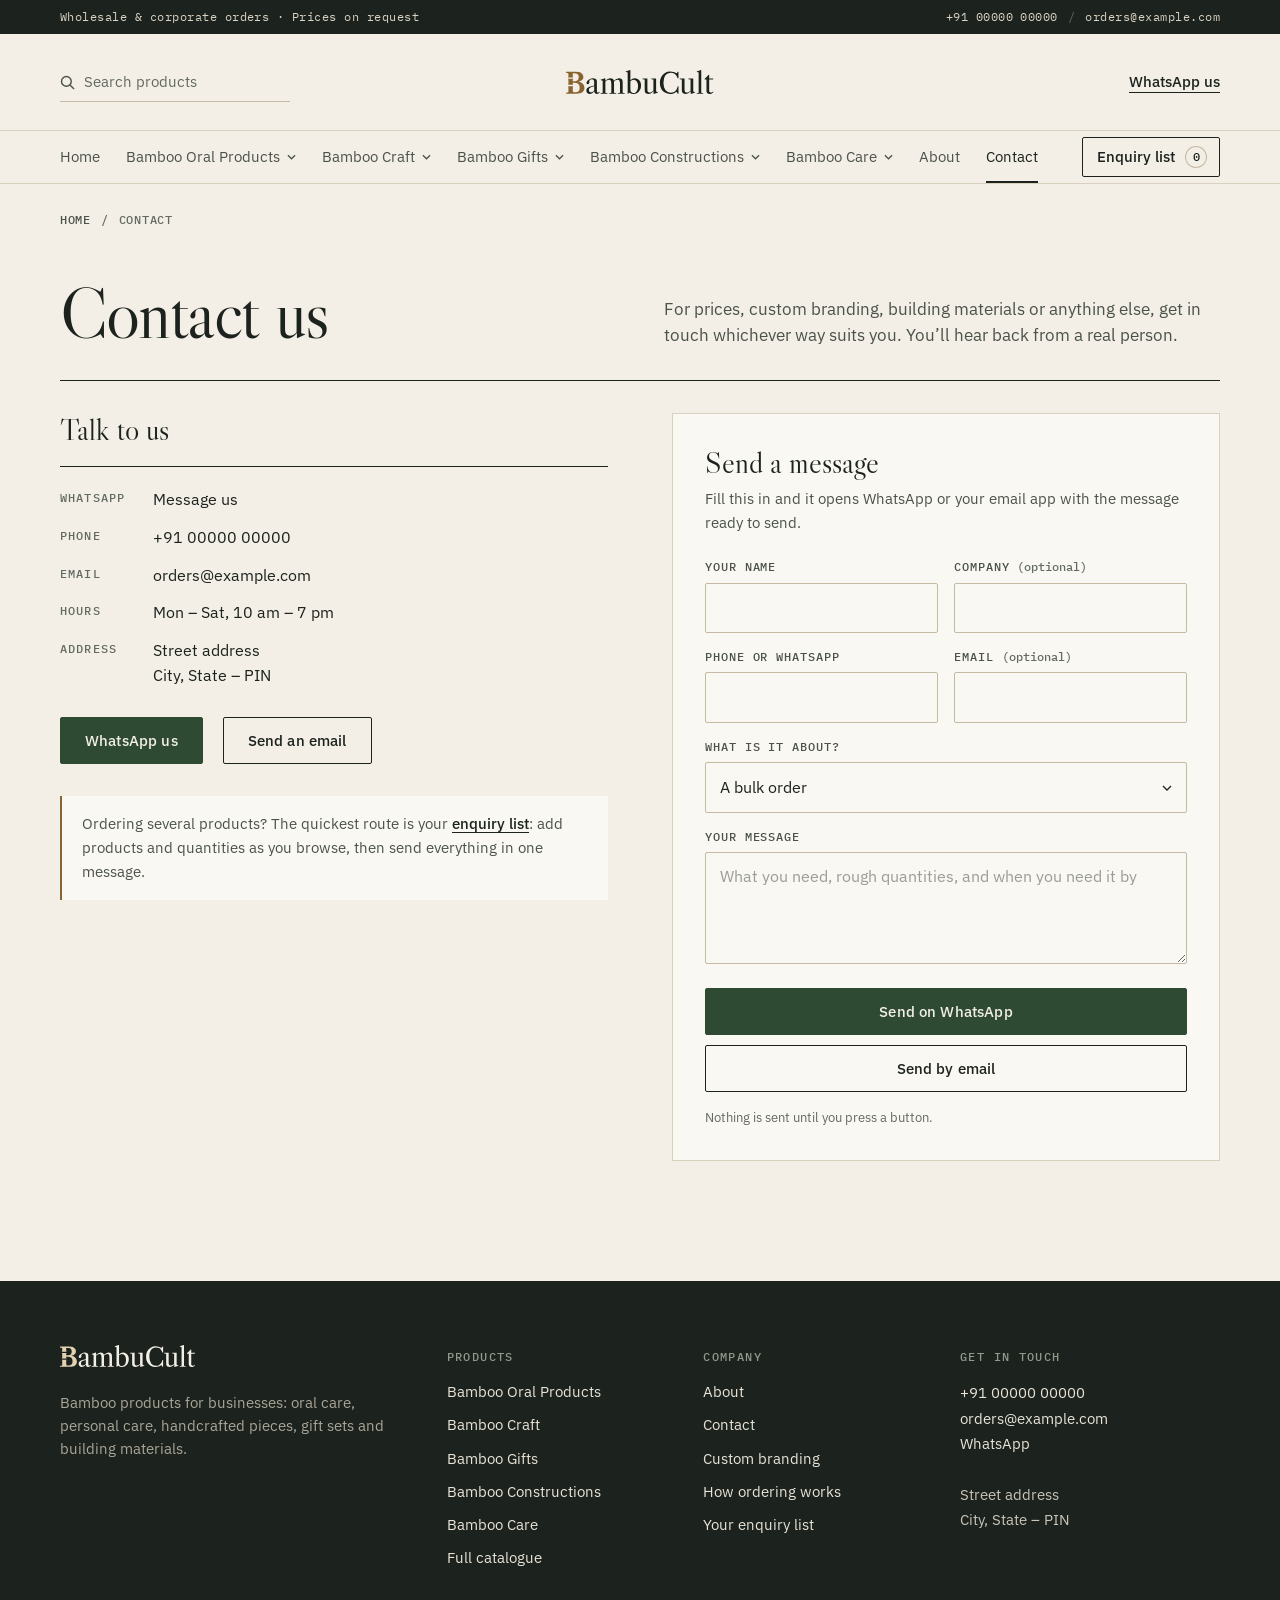
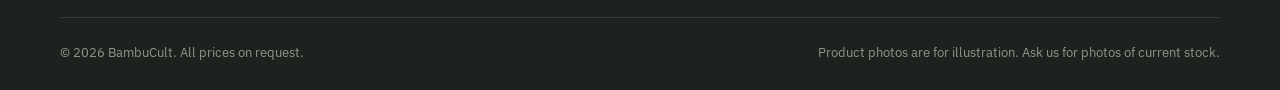
<file: contact.html>
<!doctype html>
<html lang="en">
<head>
  <meta charset="utf-8">
  <meta name="viewport" content="width=device-width, initial-scale=1">
  <title>Contact · BambuCult</title>
  <meta name="description" content="Contact BambuCult for bulk orders, custom branding and bamboo building materials. WhatsApp, phone or email.">
  <meta name="theme-color" content="#f3efe6">
  <link rel="icon" href="favicon.ico" sizes="32x32">
  <link rel="icon" href="favicon.svg" type="image/svg+xml">
  <link rel="apple-touch-icon" href="apple-touch-icon.png">
  <link rel="preconnect" href="https://fonts.googleapis.com">
  <link rel="preconnect" href="https://fonts.gstatic.com" crossorigin>
  <link rel="stylesheet" href="https://fonts.googleapis.com/css2?family=IBM+Plex+Mono:wght@400;500&family=IBM+Plex+Sans:wght@400;500;600&family=Libre+Caslon+Display&family=Libre+Caslon+Text:ital,wght@0,400;0,700;1,400&display=swap">
  <link rel="stylesheet" href="assets/css/style.css">
</head>
<body data-page="contact">
  <a class="skip" href="#main">Skip to content</a>

  <!-- layout:header -->
  <div class="topbar">
    <div class="wrap topbar__inner">
      <p>Wholesale &amp; corporate orders · Prices on request</p>
      <p class="topbar__contact"><a data-config="phone"></a><span aria-hidden="true">/</span><a data-config="email"></a></p>
    </div>
  </div>

  <header class="masthead">
    <div class="wrap masthead__inner">
      <form class="quick-search" action="catalogue.html" role="search">
        <label class="sr-only" for="quick-q">Search products</label>
        <svg viewBox="0 0 16 16" aria-hidden="true"><circle cx="6.8" cy="6.8" r="5.2"/><path d="M10.6 10.6L15 15"/></svg>
        <input id="quick-q" name="q" type="search" placeholder="Search products">
      </form>
      <a class="brand" href="index.html" aria-label="BambuCult, home"><svg class="brand__logo" xmlns="http://www.w3.org/2000/svg" viewBox="0 0 516.33 84" role="img" aria-label="BambuCult"><path style="fill:var(--bc-accent,#8a6430)" d="M52.9 10.1Q56.68 12.6 58.79 16.45Q60.89 20.3 60.89 24.7Q60.89 30.92 56.21 35.21Q51.52 39.5 42.92 41.1L42.92 41.5Q52.69 42.5 58.63 48.24Q64.57 53.98 64.57 62.6Q64.57 67.13 62.68 71.17Q60.79 75.2 57.38 77.8Q53.67 80.6 48.32 81.8Q42.97 83 34.24 83L0 83L0 79.72C3.37 79.15 7.86 78.25 8.5 75.94L8.5 62.1C8.5 58.63 7.4 56.5 6.5 56.5L25.69 56.5C24.79 56.5 23.69 58.63 23.69 62.1L23.69 72.15Q23.69 75.65 25.37 76.9Q27.04 78.15 31.72 78.15Q40.02 78.15 43.98 74.15Q47.93 70.14 47.93 61.7Q47.93 52.84 43.28 48.68Q38.63 44.52 28.83 44.52L23.69 44.52L23.69 46.1C23.69 49.57 24.79 51.7 25.69 51.7L6.5 51.7C7.4 51.7 8.5 49.57 8.5 46.1L8.5 36.5C8.5 33.03 7.4 30.9 6.5 30.9L25.69 30.9C24.79 30.9 23.69 33.03 23.69 36.5L23.69 39.54L26.32 39.54Q30.23 39.54 32.55 39.24Q38.4 38.64 41.56 34.92Q44.72 31.2 44.72 24.89Q44.72 21.43 43.73 18.88Q42.74 16.35 40.68 14.56Q38.51 12.71 35.35 11.85Q32.19 10.98 27.53 10.98L23.69 10.98L23.69 20.5C23.69 23.97 24.79 26.1 25.69 26.1L6.5 26.1C7.4 26.1 8.5 23.97 8.5 20.5L8.5 13.06C7.86 10.75 3.37 9.85 0 9.28L0 6L32.47 6Q39.79 6 44.69 7Q49.59 8 52.9 10.1Z"/><path fill="currentColor" d="M71.23 71.8Q71.23 67.4 73.88 64.25Q76.53 61.1 82.48 58.7Q88.43 56.3 98.63 54.1L98.63 44.3Q98.63 38 96.83 35.4Q95.03 32.8 90.63 32.8Q86.33 32.8 83.83 34.85Q81.33 36.9 81.33 40.4Q81.33 41.3 81.43 42.15Q81.53 43 81.53 43.9Q81.53 46.4 80.08 48.05Q78.63 49.7 76.33 49.7Q74.33 49.7 73.03 48.4Q71.73 47.1 71.73 44.9Q71.73 41.6 74.68 38.1Q77.63 34.6 82.53 32.1Q88.53 29 95.23 29Q99.53 29 102.53 30.4Q105.53 31.8 106.83 34.3Q107.63 36 107.88 38.5Q108.13 41 108.13 47.4L108.13 70.3Q108.13 75.2 108.88 76.95Q109.63 78.7 111.83 78.7Q113.23 78.7 114.33 78.05Q115.43 77.4 116.73 75.8L118.43 77.3Q116.13 80.9 113.68 82.45Q111.23 84 108.03 84Q104.03 84 101.83 81.8Q99.63 79.6 99.13 75L98.83 74.8Q95.93 79.1 91.73 81.55Q87.53 84 83.23 84Q77.93 84 74.58 80.6Q71.23 77.2 71.23 71.8ZM98.63 71.4L98.63 57Q91.43 58.4 87.48 60Q83.53 61.6 81.83 63.9Q80.13 66.2 80.13 69.7Q80.13 73.7 82.08 75.9Q84.03 78.1 87.63 78.1Q90.83 78.1 93.73 76.35Q96.63 74.6 98.63 71.4ZM205.93 81L205.93 83L181.43 83L181.43 81L188.93 79.6L188.93 50.2Q188.93 42.9 187.73 39.1Q186.23 34.5 180.93 34.5Q177.23 34.5 173.88 36.15Q170.53 37.8 167.93 40.9Q168.13 44.9 168.13 49.2L168.13 79.6L175.63 81L175.63 83L151.13 83L151.13 81L158.63 79.6L158.63 50.2Q158.63 43.5 157.43 39.1Q155.83 34.5 150.63 34.5Q147.03 34.5 143.68 36.1Q140.33 37.7 137.83 40.7L137.83 79.5L145.33 81L145.33 83L120.73 83L120.73 81L128.33 79.5L128.33 38L120.93 35.2L120.93 33.9L136.43 29L137.43 29L137.43 37.5Q141.73 33.4 146.58 31.2Q151.43 29 156.23 29Q159.83 29 162.68 30.6Q165.53 32.2 166.83 35Q167.43 36.2 167.63 37.6Q171.93 33.5 176.83 31.25Q181.73 29 186.53 29Q190.13 29 192.93 30.6Q195.73 32.2 197.13 35Q197.93 36.6 198.18 39.4Q198.43 42.2 198.43 49.2L198.43 79.6L205.93 81ZM222.53 79.4L222.03 79.4L217.43 82.8L215.83 82.8L215.83 8.9L208.53 6.2L208.53 4.9L224.43 0L225.43 0L225.43 35.8Q231.73 29 240.63 29Q247.13 29 252.13 32.2Q257.13 35.4 259.93 41.15Q262.73 46.9 262.73 54.3Q262.73 62.6 259.28 69.4Q255.83 76.2 249.78 80.1Q243.73 84 236.33 84Q228.63 84 222.53 79.4ZM252.03 57.1Q252.03 46.5 247.88 40.45Q243.73 34.4 236.43 34.4Q233.13 34.4 230.28 35.8Q227.43 37.2 225.43 39.6L225.43 68Q225.43 73.7 228.43 77.15Q231.43 80.6 236.33 80.6Q241.03 80.6 244.58 77.65Q248.13 74.7 250.08 69.4Q252.03 64.1 252.03 57.1ZM322.23 77.9L322.23 79.1L307.23 84L306.53 84L306.53 74.9L306.13 74.8Q302.53 79.2 297.88 81.6Q293.23 84 288.23 84Q284.23 84 281.23 82.4Q278.23 80.8 276.83 77.9Q276.03 76.1 275.73 73.3Q275.43 70.5 275.43 63.7L275.43 33.5L267.93 32L267.93 30L284.93 30L284.93 63.7Q284.93 68.4 285.18 70.9Q285.43 73.4 286.13 74.9Q286.93 76.6 288.78 77.6Q290.63 78.6 293.13 78.6Q296.63 78.6 299.93 76.8Q303.23 75 305.93 71.6L305.93 33.5L298.43 32L298.43 30L315.43 30L315.43 75.5L322.23 77.9ZM365.13 5Q370.93 5 376.53 6.6Q382.13 8.2 386.63 11.1L387.03 11.1L391.93 6L393.73 6L393.73 29L390.73 29Q389.13 24.1 386.63 20Q383.13 14.4 378.38 11.9Q373.63 9.4 366.83 9.4Q354.43 9.4 347.78 18.5Q341.13 27.6 341.13 44.3Q341.13 61 347.88 70.25Q354.63 79.5 366.93 79.5Q372.93 79.5 377.73 77.1Q382.53 74.7 385.73 70.1Q389.53 64.8 391.03 56.8L393.73 56.8L393.73 83L391.33 83L386.73 76.4Q381.43 80.4 376.18 82.2Q370.93 84 364.73 84Q354.13 84 345.88 79.1Q337.63 74.2 333.08 65.3Q328.53 56.4 328.53 45Q328.53 33.4 333.23 24.3Q337.93 15.2 346.23 10.1Q354.53 5 365.13 5ZM452.23 77.9L452.23 79.1L437.23 84L436.53 84L436.53 74.9L436.13 74.8Q432.53 79.2 427.88 81.6Q423.23 84 418.23 84Q414.23 84 411.23 82.4Q408.23 80.8 406.83 77.9Q406.03 76.1 405.73 73.3Q405.43 70.5 405.43 63.7L405.43 33.5L397.93 32L397.93 30L414.93 30L414.93 63.7Q414.93 68.4 415.18 70.9Q415.43 73.4 416.13 74.9Q416.93 76.6 418.78 77.6Q420.63 78.6 423.13 78.6Q426.63 78.6 429.93 76.8Q433.23 75 435.93 71.6L435.93 33.5L428.43 32L428.43 30L445.43 30L445.43 75.5L452.23 77.9ZM480.33 83L457.23 83L457.23 81.1L464.23 79.6L464.23 8.8L457.23 6.2L457.23 4.9L472.53 0L473.43 0L473.43 79.6L480.33 81.1L480.33 83ZM494.93 81.2Q493.13 79.5 492.38 76.95Q491.63 74.4 491.63 69.8L491.63 33.5L485.13 33.5L484.93 31.9L499.33 16.9L501.13 17.1L501.13 30L515.43 30L514.63 33.5L501.13 33.5L501.13 68.9Q501.13 72.5 501.33 74.05Q501.53 75.6 502.03 76.5Q503.63 79.3 507.03 79.3Q509.03 79.3 511.08 78.2Q513.13 77.1 514.63 75.2L516.33 76.5Q514.03 80 510.38 82Q506.73 84 502.73 84Q497.93 84 494.93 81.2Z"/></svg></a>
      <div class="masthead__right">
        <a class="wa-link" data-config="whatsapp" target="_blank" rel="noopener">WhatsApp us</a>
        <a class="list-link list-link--compact" href="enquiry.html" data-nav="enquiry"><span class="long">Enquiry list</span><span class="short">List</span> <span class="count is-empty" data-count>0</span></a>
        <button class="menu-btn" type="button" aria-expanded="false" aria-controls="mobile-nav">Menu</button>
      </div>
    </div>
    <nav class="mobile-nav" id="mobile-nav" aria-label="Mobile" hidden>
      <div class="mobile-nav__inner">
        <form class="mobile-nav__search" action="catalogue.html" role="search">
          <label class="sr-only" for="mobile-q">Search products</label>
          <svg viewBox="0 0 16 16" aria-hidden="true"><circle cx="6.8" cy="6.8" r="5.2"/><path d="M10.6 10.6L15 15"/></svg>
          <input id="mobile-q" name="q" type="search" placeholder="Search products">
        </form>
        <a href="index.html">Home</a>
        <details>
          <summary>Bamboo Oral Products</summary>
          <div class="mobile-nav__sub">
            <a href="catalogue.html?c=oral">All oral products</a>
            <a href="catalogue.html?c=oral&amp;t=Adult%20brushes">Adult toothbrushes</a>
            <a href="catalogue.html?c=oral&amp;t=Kids%E2%80%99%20brushes">Kids’ toothbrushes</a>
            <a href="catalogue.html?c=oral&amp;t=Toothpaste">Toothpaste</a>
          </div>
        </details>
        <details>
          <summary>Bamboo Craft</summary>
          <div class="mobile-nav__sub">
            <a href="catalogue.html?c=craft">All craft</a>
            <a href="catalogue.html?c=craft&amp;t=Desk%20%26%20office">Desk &amp; office</a>
            <a href="catalogue.html?c=craft&amp;t=Home%20%26%20decor">Home &amp; decor</a>
            <a href="catalogue.html?c=craft&amp;t=Kitchen%20%26%20drinkware">Kitchen &amp; drinkware</a>
          </div>
        </details>
        <details>
          <summary>Bamboo Gifts</summary>
          <div class="mobile-nav__sub">
            <a href="catalogue.html?c=gifts">All gift sets</a>
            <a href="product.html?p=gift-desk-set">Desk Essentials Set</a>
            <a href="product.html?p=gift-drinkware-set">Drinkware Set</a>
            <a href="product.html?p=gift-zero-waste-bath">Bathroom Kit</a>
            <a href="product.html?p=gift-grooming-kit">Grooming Kit</a>
            <a href="product.html?p=gift-festive-light">Festive Hamper</a>
          </div>
        </details>
        <details>
          <summary>Bamboo Constructions</summary>
          <div class="mobile-nav__sub">
            <a href="catalogue.html?c=construction">All building materials</a>
            <a href="catalogue.html?c=construction&amp;t=Poles%20%26%20slats">Poles &amp; slats</a>
            <a href="catalogue.html?c=construction&amp;t=Boards%20%26%20panels">Boards &amp; panels</a>
            <a href="catalogue.html?c=construction&amp;t=Flooring%20%26%20roofing">Flooring &amp; roofing</a>
          </div>
        </details>
        <details>
          <summary>Bamboo Care</summary>
          <div class="mobile-nav__sub">
            <a href="catalogue.html?c=care">All care products</a>
            <a href="catalogue.html?c=care&amp;t=Shaving">Shaving</a>
            <a href="catalogue.html?c=care&amp;t=Personal%20care">Personal care</a>
          </div>
        </details>
        <a href="about.html">About</a>
        <a href="contact.html">Contact</a>
        <div class="mobile-nav__contact"><a data-config="phone"></a><a data-config="email"></a></div>
      </div>
    </nav>
  </header>

  <nav class="navbar" aria-label="Main">
    <div class="wrap navbar__inner">
      <ul class="menu">
        <li class="menu__item"><a class="menu__link" href="index.html" data-nav="home">Home</a></li>
          <li class="menu__item has-sub">
            <a class="menu__link" href="catalogue.html?c=oral" data-nav="oral">Bamboo Oral Products<svg class="caret" viewBox="0 0 10 6" aria-hidden="true"><path d="M1 1l4 4 4-4"/></svg></a>
            <div class="sub">
              <div class="sub__panel">
                <p class="sub__lede">Toothbrushes for adults and children, and the toothpaste that goes with them.</p>
                <ul class="sub__list">
                  <li><a href="catalogue.html?c=oral&amp;t=Adult%20brushes">Adult toothbrushes</a></li>
                  <li><a href="catalogue.html?c=oral&amp;t=Kids%E2%80%99%20brushes">Kids’ toothbrushes</a></li>
                  <li><a href="catalogue.html?c=oral&amp;t=Toothpaste">Toothpaste</a></li>
                </ul>
                <a class="sub__all" href="catalogue.html?c=oral">All oral products <span aria-hidden="true">→</span></a>
              </div>
            </div>
          </li>
          <li class="menu__item has-sub">
            <a class="menu__link" href="catalogue.html?c=craft" data-nav="craft">Bamboo Craft<svg class="caret" viewBox="0 0 10 6" aria-hidden="true"><path d="M1 1l4 4 4-4"/></svg></a>
            <div class="sub">
              <div class="sub__panel">
                <p class="sub__lede">Handcrafted desk pieces, home decor and drinkware.</p>
                <ul class="sub__list">
                  <li><a href="catalogue.html?c=craft&amp;t=Desk%20%26%20office">Desk &amp; office</a></li>
                  <li><a href="catalogue.html?c=craft&amp;t=Home%20%26%20decor">Home &amp; decor</a></li>
                  <li><a href="catalogue.html?c=craft&amp;t=Kitchen%20%26%20drinkware">Kitchen &amp; drinkware</a></li>
                </ul>
                <a class="sub__all" href="catalogue.html?c=craft">All craft <span aria-hidden="true">→</span></a>
              </div>
            </div>
          </li>
          <li class="menu__item has-sub">
            <a class="menu__link" href="catalogue.html?c=gifts" data-nav="gifts">Bamboo Gifts<svg class="caret" viewBox="0 0 10 6" aria-hidden="true"><path d="M1 1l4 4 4-4"/></svg></a>
            <div class="sub">
              <div class="sub__panel">
                <p class="sub__lede">Ready-made gift sets. Contents can be swapped and the box can carry your logo.</p>
                <ul class="sub__list">
                  <li><a href="product.html?p=gift-desk-set">Desk Essentials Set</a></li>
                  <li><a href="product.html?p=gift-drinkware-set">Drinkware Set</a></li>
                  <li><a href="product.html?p=gift-zero-waste-bath">Bathroom Kit</a></li>
                  <li><a href="product.html?p=gift-grooming-kit">Grooming Kit</a></li>
                  <li><a href="product.html?p=gift-festive-light">Festive Hamper</a></li>
                </ul>
                <a class="sub__all" href="catalogue.html?c=gifts">All gift sets <span aria-hidden="true">→</span></a>
              </div>
            </div>
          </li>
          <li class="menu__item has-sub has-sub--right">
            <a class="menu__link" href="catalogue.html?c=construction" data-nav="construction">Bamboo Constructions<svg class="caret" viewBox="0 0 10 6" aria-hidden="true"><path d="M1 1l4 4 4-4"/></svg></a>
            <div class="sub">
              <div class="sub__panel">
                <p class="sub__lede">Bamboo building materials supplied in bulk, cut and sized to order.</p>
                <ul class="sub__list">
                  <li><a href="catalogue.html?c=construction&amp;t=Poles%20%26%20slats">Poles &amp; slats</a></li>
                  <li><a href="catalogue.html?c=construction&amp;t=Boards%20%26%20panels">Boards &amp; panels</a></li>
                  <li><a href="catalogue.html?c=construction&amp;t=Flooring%20%26%20roofing">Flooring &amp; roofing</a></li>
                </ul>
                <a class="sub__all" href="catalogue.html?c=construction">All building materials <span aria-hidden="true">→</span></a>
              </div>
            </div>
          </li>
          <li class="menu__item has-sub has-sub--right">
            <a class="menu__link" href="catalogue.html?c=care" data-nav="care">Bamboo Care<svg class="caret" viewBox="0 0 10 6" aria-hidden="true"><path d="M1 1l4 4 4-4"/></svg></a>
            <div class="sub">
              <div class="sub__panel">
                <p class="sub__lede">Razors, brushes, combs and the rest of the bathroom shelf, mostly in bamboo.</p>
                <ul class="sub__list">
                  <li><a href="catalogue.html?c=care&amp;t=Shaving">Shaving</a></li>
                  <li><a href="catalogue.html?c=care&amp;t=Personal%20care">Personal care</a></li>
                </ul>
                <a class="sub__all" href="catalogue.html?c=care">All care products <span aria-hidden="true">→</span></a>
              </div>
            </div>
          </li>
        <li class="menu__item"><a class="menu__link" href="about.html" data-nav="about">About</a></li>
        <li class="menu__item"><a class="menu__link" href="contact.html" data-nav="contact">Contact</a></li>
      </ul>
      <a class="list-link" href="enquiry.html" data-nav="enquiry">Enquiry list <span class="count is-empty" data-count>0</span></a>
    </div>
  </nav>
  <!-- /layout:header -->

  <main id="main" class="page">
    <div class="wrap">
      <nav class="crumbs" aria-label="Breadcrumb">
        <a href="index.html">Home</a><span aria-hidden="true">/</span><span>Contact</span>
      </nav>

      <header class="page-head">
        <h1>Contact us</h1>
        <p>For prices, custom branding, building materials or anything else, get in touch whichever way suits you. You’ll hear back from a real person.</p>
      </header>

      <div class="contact-grid">
        <section class="contact-card" aria-labelledby="talk-title">
          <h2 id="talk-title">Talk to us</h2>
          <dl class="details details--lg">
            <dt>WhatsApp</dt><dd><a data-config="whatsapp" target="_blank" rel="noopener">Message us</a></dd>
            <dt>Phone</dt><dd><a data-config="phone"></a></dd>
            <dt>Email</dt><dd><a data-config="email"></a></dd>
            <dt>Hours</dt><dd data-config="hours"></dd>
            <dt>Address</dt><dd data-config="address"></dd>
          </dl>
          <div class="contact__actions">
            <a class="btn btn--leaf" data-config="whatsapp" target="_blank" rel="noopener">WhatsApp us</a>
            <a class="btn btn--ghost" data-config="email-link">Send an email</a>
          </div>
          <p class="note-box">Ordering several products? The quickest route is your <a href="enquiry.html">enquiry list</a>: add products and quantities as you browse, then send everything in one message.</p>
        </section>

        <section class="enq-panel" aria-labelledby="form-title">
          <h2 id="form-title">Send a message</h2>
          <p>Fill this in and it opens WhatsApp or your email app with the message ready to send.</p>

          <form id="contact-form" novalidate>
            <div class="form-grid">
              <div class="field">
                <label for="c-name">Your name</label>
                <input id="c-name" name="name" autocomplete="name" required>
              </div>
              <div class="field">
                <label for="c-company">Company <span>(optional)</span></label>
                <input id="c-company" name="company" autocomplete="organization">
              </div>
              <div class="field">
                <label for="c-phone">Phone or WhatsApp</label>
                <input id="c-phone" name="phone" type="tel" autocomplete="tel" inputmode="tel" required>
              </div>
              <div class="field">
                <label for="c-email">Email <span>(optional)</span></label>
                <input id="c-email" name="email" type="email" autocomplete="email">
              </div>
              <div class="field field--full">
                <label for="c-topic">What is it about?</label>
                <select id="c-topic" name="topic">
                  <option>A bulk order</option>
                  <option>Custom branding or engraving</option>
                  <option>Building materials</option>
                  <option>Gift sets</option>
                  <option>Something else</option>
                </select>
              </div>
              <div class="field field--full">
                <label for="c-message">Your message</label>
                <textarea id="c-message" name="message" required placeholder="What you need, rough quantities, and when you need it by"></textarea>
              </div>
            </div>
            <div class="enq-actions">
              <button class="btn btn--leaf" type="submit" data-send="whatsapp">Send on WhatsApp</button>
              <button class="btn btn--ghost" type="submit" data-send="email">Send by email</button>
            </div>
            <p class="fineprint">Nothing is sent until you press a button.</p>
          </form>
        </section>
      </div>
    </div>
  </main>

  <!-- layout:footer -->
  <footer class="site-footer">
    <div class="wrap">
      <div class="footer__top">
        <div class="footer__brand">
          <a class="brand brand--light" href="index.html" aria-label="BambuCult, home"><svg class="brand__logo" xmlns="http://www.w3.org/2000/svg" viewBox="0 0 516.33 84" role="img" aria-label="BambuCult"><path style="fill:var(--bc-accent,#8a6430)" d="M52.9 10.1Q56.68 12.6 58.79 16.45Q60.89 20.3 60.89 24.7Q60.89 30.92 56.21 35.21Q51.52 39.5 42.92 41.1L42.92 41.5Q52.69 42.5 58.63 48.24Q64.57 53.98 64.57 62.6Q64.57 67.13 62.68 71.17Q60.79 75.2 57.38 77.8Q53.67 80.6 48.32 81.8Q42.97 83 34.24 83L0 83L0 79.72C3.37 79.15 7.86 78.25 8.5 75.94L8.5 62.1C8.5 58.63 7.4 56.5 6.5 56.5L25.69 56.5C24.79 56.5 23.69 58.63 23.69 62.1L23.69 72.15Q23.69 75.65 25.37 76.9Q27.04 78.15 31.72 78.15Q40.02 78.15 43.98 74.15Q47.93 70.14 47.93 61.7Q47.93 52.84 43.28 48.68Q38.63 44.52 28.83 44.52L23.69 44.52L23.69 46.1C23.69 49.57 24.79 51.7 25.69 51.7L6.5 51.7C7.4 51.7 8.5 49.57 8.5 46.1L8.5 36.5C8.5 33.03 7.4 30.9 6.5 30.9L25.69 30.9C24.79 30.9 23.69 33.03 23.69 36.5L23.69 39.54L26.32 39.54Q30.23 39.54 32.55 39.24Q38.4 38.64 41.56 34.92Q44.72 31.2 44.72 24.89Q44.72 21.43 43.73 18.88Q42.74 16.35 40.68 14.56Q38.51 12.71 35.35 11.85Q32.19 10.98 27.53 10.98L23.69 10.98L23.69 20.5C23.69 23.97 24.79 26.1 25.69 26.1L6.5 26.1C7.4 26.1 8.5 23.97 8.5 20.5L8.5 13.06C7.86 10.75 3.37 9.85 0 9.28L0 6L32.47 6Q39.79 6 44.69 7Q49.59 8 52.9 10.1Z"/><path fill="currentColor" d="M71.23 71.8Q71.23 67.4 73.88 64.25Q76.53 61.1 82.48 58.7Q88.43 56.3 98.63 54.1L98.63 44.3Q98.63 38 96.83 35.4Q95.03 32.8 90.63 32.8Q86.33 32.8 83.83 34.85Q81.33 36.9 81.33 40.4Q81.33 41.3 81.43 42.15Q81.53 43 81.53 43.9Q81.53 46.4 80.08 48.05Q78.63 49.7 76.33 49.7Q74.33 49.7 73.03 48.4Q71.73 47.1 71.73 44.9Q71.73 41.6 74.68 38.1Q77.63 34.6 82.53 32.1Q88.53 29 95.23 29Q99.53 29 102.53 30.4Q105.53 31.8 106.83 34.3Q107.63 36 107.88 38.5Q108.13 41 108.13 47.4L108.13 70.3Q108.13 75.2 108.88 76.95Q109.63 78.7 111.83 78.7Q113.23 78.7 114.33 78.05Q115.43 77.4 116.73 75.8L118.43 77.3Q116.13 80.9 113.68 82.45Q111.23 84 108.03 84Q104.03 84 101.83 81.8Q99.63 79.6 99.13 75L98.83 74.8Q95.93 79.1 91.73 81.55Q87.53 84 83.23 84Q77.93 84 74.58 80.6Q71.23 77.2 71.23 71.8ZM98.63 71.4L98.63 57Q91.43 58.4 87.48 60Q83.53 61.6 81.83 63.9Q80.13 66.2 80.13 69.7Q80.13 73.7 82.08 75.9Q84.03 78.1 87.63 78.1Q90.83 78.1 93.73 76.35Q96.63 74.6 98.63 71.4ZM205.93 81L205.93 83L181.43 83L181.43 81L188.93 79.6L188.93 50.2Q188.93 42.9 187.73 39.1Q186.23 34.5 180.93 34.5Q177.23 34.5 173.88 36.15Q170.53 37.8 167.93 40.9Q168.13 44.9 168.13 49.2L168.13 79.6L175.63 81L175.63 83L151.13 83L151.13 81L158.63 79.6L158.63 50.2Q158.63 43.5 157.43 39.1Q155.83 34.5 150.63 34.5Q147.03 34.5 143.68 36.1Q140.33 37.7 137.83 40.7L137.83 79.5L145.33 81L145.33 83L120.73 83L120.73 81L128.33 79.5L128.33 38L120.93 35.2L120.93 33.9L136.43 29L137.43 29L137.43 37.5Q141.73 33.4 146.58 31.2Q151.43 29 156.23 29Q159.83 29 162.68 30.6Q165.53 32.2 166.83 35Q167.43 36.2 167.63 37.6Q171.93 33.5 176.83 31.25Q181.73 29 186.53 29Q190.13 29 192.93 30.6Q195.73 32.2 197.13 35Q197.93 36.6 198.18 39.4Q198.43 42.2 198.43 49.2L198.43 79.6L205.93 81ZM222.53 79.4L222.03 79.4L217.43 82.8L215.83 82.8L215.83 8.9L208.53 6.2L208.53 4.9L224.43 0L225.43 0L225.43 35.8Q231.73 29 240.63 29Q247.13 29 252.13 32.2Q257.13 35.4 259.93 41.15Q262.73 46.9 262.73 54.3Q262.73 62.6 259.28 69.4Q255.83 76.2 249.78 80.1Q243.73 84 236.33 84Q228.63 84 222.53 79.4ZM252.03 57.1Q252.03 46.5 247.88 40.45Q243.73 34.4 236.43 34.4Q233.13 34.4 230.28 35.8Q227.43 37.2 225.43 39.6L225.43 68Q225.43 73.7 228.43 77.15Q231.43 80.6 236.33 80.6Q241.03 80.6 244.58 77.65Q248.13 74.7 250.08 69.4Q252.03 64.1 252.03 57.1ZM322.23 77.9L322.23 79.1L307.23 84L306.53 84L306.53 74.9L306.13 74.8Q302.53 79.2 297.88 81.6Q293.23 84 288.23 84Q284.23 84 281.23 82.4Q278.23 80.8 276.83 77.9Q276.03 76.1 275.73 73.3Q275.43 70.5 275.43 63.7L275.43 33.5L267.93 32L267.93 30L284.93 30L284.93 63.7Q284.93 68.4 285.18 70.9Q285.43 73.4 286.13 74.9Q286.93 76.6 288.78 77.6Q290.63 78.6 293.13 78.6Q296.63 78.6 299.93 76.8Q303.23 75 305.93 71.6L305.93 33.5L298.43 32L298.43 30L315.43 30L315.43 75.5L322.23 77.9ZM365.13 5Q370.93 5 376.53 6.6Q382.13 8.2 386.63 11.1L387.03 11.1L391.93 6L393.73 6L393.73 29L390.73 29Q389.13 24.1 386.63 20Q383.13 14.4 378.38 11.9Q373.63 9.4 366.83 9.4Q354.43 9.4 347.78 18.5Q341.13 27.6 341.13 44.3Q341.13 61 347.88 70.25Q354.63 79.5 366.93 79.5Q372.93 79.5 377.73 77.1Q382.53 74.7 385.73 70.1Q389.53 64.8 391.03 56.8L393.73 56.8L393.73 83L391.33 83L386.73 76.4Q381.43 80.4 376.18 82.2Q370.93 84 364.73 84Q354.13 84 345.88 79.1Q337.63 74.2 333.08 65.3Q328.53 56.4 328.53 45Q328.53 33.4 333.23 24.3Q337.93 15.2 346.23 10.1Q354.53 5 365.13 5ZM452.23 77.9L452.23 79.1L437.23 84L436.53 84L436.53 74.9L436.13 74.8Q432.53 79.2 427.88 81.6Q423.23 84 418.23 84Q414.23 84 411.23 82.4Q408.23 80.8 406.83 77.9Q406.03 76.1 405.73 73.3Q405.43 70.5 405.43 63.7L405.43 33.5L397.93 32L397.93 30L414.93 30L414.93 63.7Q414.93 68.4 415.18 70.9Q415.43 73.4 416.13 74.9Q416.93 76.6 418.78 77.6Q420.63 78.6 423.13 78.6Q426.63 78.6 429.93 76.8Q433.23 75 435.93 71.6L435.93 33.5L428.43 32L428.43 30L445.43 30L445.43 75.5L452.23 77.9ZM480.33 83L457.23 83L457.23 81.1L464.23 79.6L464.23 8.8L457.23 6.2L457.23 4.9L472.53 0L473.43 0L473.43 79.6L480.33 81.1L480.33 83ZM494.93 81.2Q493.13 79.5 492.38 76.95Q491.63 74.4 491.63 69.8L491.63 33.5L485.13 33.5L484.93 31.9L499.33 16.9L501.13 17.1L501.13 30L515.43 30L514.63 33.5L501.13 33.5L501.13 68.9Q501.13 72.5 501.33 74.05Q501.53 75.6 502.03 76.5Q503.63 79.3 507.03 79.3Q509.03 79.3 511.08 78.2Q513.13 77.1 514.63 75.2L516.33 76.5Q514.03 80 510.38 82Q506.73 84 502.73 84Q497.93 84 494.93 81.2Z"/></svg></a>
          <p>Bamboo products for businesses: oral care, personal care, handcrafted pieces, gift sets and building materials.</p>
        </div>
        <div>
          <h2>Products</h2>
          <ul>
            <li><a href="catalogue.html?c=oral">Bamboo Oral Products</a></li>
            <li><a href="catalogue.html?c=craft">Bamboo Craft</a></li>
            <li><a href="catalogue.html?c=gifts">Bamboo Gifts</a></li>
            <li><a href="catalogue.html?c=construction">Bamboo Constructions</a></li>
            <li><a href="catalogue.html?c=care">Bamboo Care</a></li>
            <li><a href="catalogue.html">Full catalogue</a></li>
          </ul>
        </div>
        <div>
          <h2>Company</h2>
          <ul>
            <li><a href="about.html">About</a></li>
            <li><a href="contact.html">Contact</a></li>
            <li><a href="index.html#branding">Custom branding</a></li>
            <li><a href="index.html#ordering">How ordering works</a></li>
            <li><a href="enquiry.html">Your enquiry list</a></li>
          </ul>
        </div>
        <div>
          <h2>Get in touch</h2>
          <address>
            <a data-config="phone"></a><br>
            <a data-config="email"></a><br>
            <a data-config="whatsapp" target="_blank" rel="noopener">WhatsApp</a><br><br>
            <span data-config="address"></span>
          </address>
        </div>
      </div>
      <div class="footer__base">
        <p>© <span data-year></span> BambuCult. All prices on request.</p>
        <p>Product photos are for illustration. Ask us for photos of current stock.</p>
      </div>
    </div>
  </footer>
  <!-- /layout:footer -->

  <div class="toast" role="status" aria-live="polite"></div>

  <script src="assets/js/config.js"></script>
  <script src="assets/js/products.js"></script>
  <script src="assets/js/app.js"></script>
  <script src="assets/js/contact.js"></script>
</body>
</html>
</file>
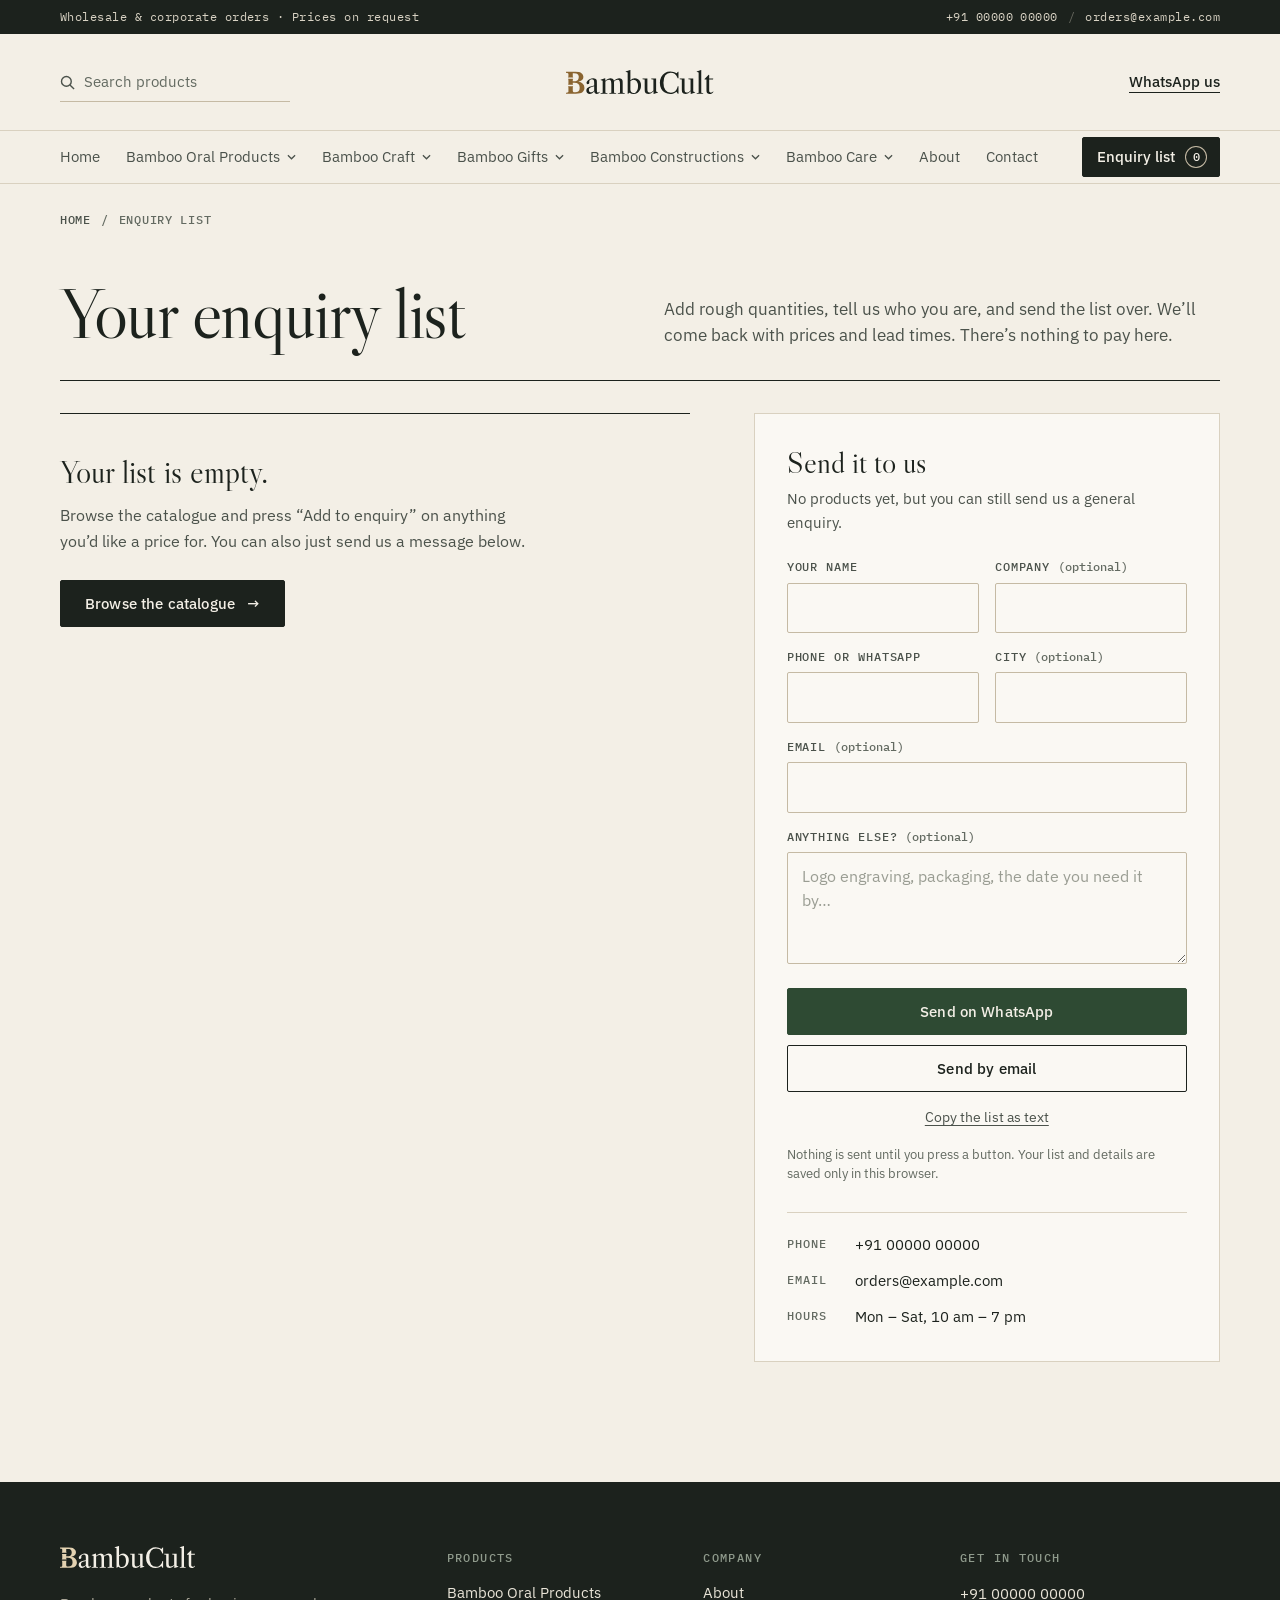
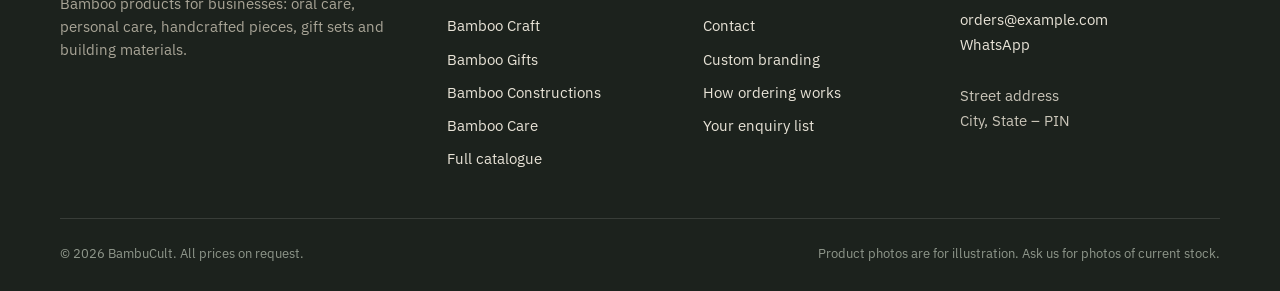
<file: enquiry.html>
<!doctype html>
<html lang="en">
<head>
  <meta charset="utf-8">
  <meta name="viewport" content="width=device-width, initial-scale=1">
  <title>Your enquiry list · BambuCult</title>
  <meta name="description" content="Review the products you have shortlisted, add quantities, and send your enquiry to BambuCult on WhatsApp or by email.">
  <meta name="robots" content="noindex">
  <meta name="theme-color" content="#f3efe6">
  <link rel="icon" href="favicon.ico" sizes="32x32">
  <link rel="icon" href="favicon.svg" type="image/svg+xml">
  <link rel="apple-touch-icon" href="apple-touch-icon.png">
  <link rel="preconnect" href="https://fonts.googleapis.com">
  <link rel="preconnect" href="https://fonts.gstatic.com" crossorigin>
  <link rel="stylesheet" href="https://fonts.googleapis.com/css2?family=IBM+Plex+Mono:wght@400;500&family=IBM+Plex+Sans:wght@400;500;600&family=Libre+Caslon+Display&family=Libre+Caslon+Text:ital,wght@0,400;0,700;1,400&display=swap">
  <link rel="stylesheet" href="assets/css/style.css">
</head>
<body data-page="enquiry">
  <a class="skip" href="#main">Skip to content</a>

  <!-- layout:header -->
  <div class="topbar">
    <div class="wrap topbar__inner">
      <p>Wholesale &amp; corporate orders · Prices on request</p>
      <p class="topbar__contact"><a data-config="phone"></a><span aria-hidden="true">/</span><a data-config="email"></a></p>
    </div>
  </div>

  <header class="masthead">
    <div class="wrap masthead__inner">
      <form class="quick-search" action="catalogue.html" role="search">
        <label class="sr-only" for="quick-q">Search products</label>
        <svg viewBox="0 0 16 16" aria-hidden="true"><circle cx="6.8" cy="6.8" r="5.2"/><path d="M10.6 10.6L15 15"/></svg>
        <input id="quick-q" name="q" type="search" placeholder="Search products">
      </form>
      <a class="brand" href="index.html" aria-label="BambuCult, home"><svg class="brand__logo" xmlns="http://www.w3.org/2000/svg" viewBox="0 0 516.33 84" role="img" aria-label="BambuCult"><path style="fill:var(--bc-accent,#8a6430)" d="M52.9 10.1Q56.68 12.6 58.79 16.45Q60.89 20.3 60.89 24.7Q60.89 30.92 56.21 35.21Q51.52 39.5 42.92 41.1L42.92 41.5Q52.69 42.5 58.63 48.24Q64.57 53.98 64.57 62.6Q64.57 67.13 62.68 71.17Q60.79 75.2 57.38 77.8Q53.67 80.6 48.32 81.8Q42.97 83 34.24 83L0 83L0 79.72C3.37 79.15 7.86 78.25 8.5 75.94L8.5 62.1C8.5 58.63 7.4 56.5 6.5 56.5L25.69 56.5C24.79 56.5 23.69 58.63 23.69 62.1L23.69 72.15Q23.69 75.65 25.37 76.9Q27.04 78.15 31.72 78.15Q40.02 78.15 43.98 74.15Q47.93 70.14 47.93 61.7Q47.93 52.84 43.28 48.68Q38.63 44.52 28.83 44.52L23.69 44.52L23.69 46.1C23.69 49.57 24.79 51.7 25.69 51.7L6.5 51.7C7.4 51.7 8.5 49.57 8.5 46.1L8.5 36.5C8.5 33.03 7.4 30.9 6.5 30.9L25.69 30.9C24.79 30.9 23.69 33.03 23.69 36.5L23.69 39.54L26.32 39.54Q30.23 39.54 32.55 39.24Q38.4 38.64 41.56 34.92Q44.72 31.2 44.72 24.89Q44.72 21.43 43.73 18.88Q42.74 16.35 40.68 14.56Q38.51 12.71 35.35 11.85Q32.19 10.98 27.53 10.98L23.69 10.98L23.69 20.5C23.69 23.97 24.79 26.1 25.69 26.1L6.5 26.1C7.4 26.1 8.5 23.97 8.5 20.5L8.5 13.06C7.86 10.75 3.37 9.85 0 9.28L0 6L32.47 6Q39.79 6 44.69 7Q49.59 8 52.9 10.1Z"/><path fill="currentColor" d="M71.23 71.8Q71.23 67.4 73.88 64.25Q76.53 61.1 82.48 58.7Q88.43 56.3 98.63 54.1L98.63 44.3Q98.63 38 96.83 35.4Q95.03 32.8 90.63 32.8Q86.33 32.8 83.83 34.85Q81.33 36.9 81.33 40.4Q81.33 41.3 81.43 42.15Q81.53 43 81.53 43.9Q81.53 46.4 80.08 48.05Q78.63 49.7 76.33 49.7Q74.33 49.7 73.03 48.4Q71.73 47.1 71.73 44.9Q71.73 41.6 74.68 38.1Q77.63 34.6 82.53 32.1Q88.53 29 95.23 29Q99.53 29 102.53 30.4Q105.53 31.8 106.83 34.3Q107.63 36 107.88 38.5Q108.13 41 108.13 47.4L108.13 70.3Q108.13 75.2 108.88 76.95Q109.63 78.7 111.83 78.7Q113.23 78.7 114.33 78.05Q115.43 77.4 116.73 75.8L118.43 77.3Q116.13 80.9 113.68 82.45Q111.23 84 108.03 84Q104.03 84 101.83 81.8Q99.63 79.6 99.13 75L98.83 74.8Q95.93 79.1 91.73 81.55Q87.53 84 83.23 84Q77.93 84 74.58 80.6Q71.23 77.2 71.23 71.8ZM98.63 71.4L98.63 57Q91.43 58.4 87.48 60Q83.53 61.6 81.83 63.9Q80.13 66.2 80.13 69.7Q80.13 73.7 82.08 75.9Q84.03 78.1 87.63 78.1Q90.83 78.1 93.73 76.35Q96.63 74.6 98.63 71.4ZM205.93 81L205.93 83L181.43 83L181.43 81L188.93 79.6L188.93 50.2Q188.93 42.9 187.73 39.1Q186.23 34.5 180.93 34.5Q177.23 34.5 173.88 36.15Q170.53 37.8 167.93 40.9Q168.13 44.9 168.13 49.2L168.13 79.6L175.63 81L175.63 83L151.13 83L151.13 81L158.63 79.6L158.63 50.2Q158.63 43.5 157.43 39.1Q155.83 34.5 150.63 34.5Q147.03 34.5 143.68 36.1Q140.33 37.7 137.83 40.7L137.83 79.5L145.33 81L145.33 83L120.73 83L120.73 81L128.33 79.5L128.33 38L120.93 35.2L120.93 33.9L136.43 29L137.43 29L137.43 37.5Q141.73 33.4 146.58 31.2Q151.43 29 156.23 29Q159.83 29 162.68 30.6Q165.53 32.2 166.83 35Q167.43 36.2 167.63 37.6Q171.93 33.5 176.83 31.25Q181.73 29 186.53 29Q190.13 29 192.93 30.6Q195.73 32.2 197.13 35Q197.93 36.6 198.18 39.4Q198.43 42.2 198.43 49.2L198.43 79.6L205.93 81ZM222.53 79.4L222.03 79.4L217.43 82.8L215.83 82.8L215.83 8.9L208.53 6.2L208.53 4.9L224.43 0L225.43 0L225.43 35.8Q231.73 29 240.63 29Q247.13 29 252.13 32.2Q257.13 35.4 259.93 41.15Q262.73 46.9 262.73 54.3Q262.73 62.6 259.28 69.4Q255.83 76.2 249.78 80.1Q243.73 84 236.33 84Q228.63 84 222.53 79.4ZM252.03 57.1Q252.03 46.5 247.88 40.45Q243.73 34.4 236.43 34.4Q233.13 34.4 230.28 35.8Q227.43 37.2 225.43 39.6L225.43 68Q225.43 73.7 228.43 77.15Q231.43 80.6 236.33 80.6Q241.03 80.6 244.58 77.65Q248.13 74.7 250.08 69.4Q252.03 64.1 252.03 57.1ZM322.23 77.9L322.23 79.1L307.23 84L306.53 84L306.53 74.9L306.13 74.8Q302.53 79.2 297.88 81.6Q293.23 84 288.23 84Q284.23 84 281.23 82.4Q278.23 80.8 276.83 77.9Q276.03 76.1 275.73 73.3Q275.43 70.5 275.43 63.7L275.43 33.5L267.93 32L267.93 30L284.93 30L284.93 63.7Q284.93 68.4 285.18 70.9Q285.43 73.4 286.13 74.9Q286.93 76.6 288.78 77.6Q290.63 78.6 293.13 78.6Q296.63 78.6 299.93 76.8Q303.23 75 305.93 71.6L305.93 33.5L298.43 32L298.43 30L315.43 30L315.43 75.5L322.23 77.9ZM365.13 5Q370.93 5 376.53 6.6Q382.13 8.2 386.63 11.1L387.03 11.1L391.93 6L393.73 6L393.73 29L390.73 29Q389.13 24.1 386.63 20Q383.13 14.4 378.38 11.9Q373.63 9.4 366.83 9.4Q354.43 9.4 347.78 18.5Q341.13 27.6 341.13 44.3Q341.13 61 347.88 70.25Q354.63 79.5 366.93 79.5Q372.93 79.5 377.73 77.1Q382.53 74.7 385.73 70.1Q389.53 64.8 391.03 56.8L393.73 56.8L393.73 83L391.33 83L386.73 76.4Q381.43 80.4 376.18 82.2Q370.93 84 364.73 84Q354.13 84 345.88 79.1Q337.63 74.2 333.08 65.3Q328.53 56.4 328.53 45Q328.53 33.4 333.23 24.3Q337.93 15.2 346.23 10.1Q354.53 5 365.13 5ZM452.23 77.9L452.23 79.1L437.23 84L436.53 84L436.53 74.9L436.13 74.8Q432.53 79.2 427.88 81.6Q423.23 84 418.23 84Q414.23 84 411.23 82.4Q408.23 80.8 406.83 77.9Q406.03 76.1 405.73 73.3Q405.43 70.5 405.43 63.7L405.43 33.5L397.93 32L397.93 30L414.93 30L414.93 63.7Q414.93 68.4 415.18 70.9Q415.43 73.4 416.13 74.9Q416.93 76.6 418.78 77.6Q420.63 78.6 423.13 78.6Q426.63 78.6 429.93 76.8Q433.23 75 435.93 71.6L435.93 33.5L428.43 32L428.43 30L445.43 30L445.43 75.5L452.23 77.9ZM480.33 83L457.23 83L457.23 81.1L464.23 79.6L464.23 8.8L457.23 6.2L457.23 4.9L472.53 0L473.43 0L473.43 79.6L480.33 81.1L480.33 83ZM494.93 81.2Q493.13 79.5 492.38 76.95Q491.63 74.4 491.63 69.8L491.63 33.5L485.13 33.5L484.93 31.9L499.33 16.9L501.13 17.1L501.13 30L515.43 30L514.63 33.5L501.13 33.5L501.13 68.9Q501.13 72.5 501.33 74.05Q501.53 75.6 502.03 76.5Q503.63 79.3 507.03 79.3Q509.03 79.3 511.08 78.2Q513.13 77.1 514.63 75.2L516.33 76.5Q514.03 80 510.38 82Q506.73 84 502.73 84Q497.93 84 494.93 81.2Z"/></svg></a>
      <div class="masthead__right">
        <a class="wa-link" data-config="whatsapp" target="_blank" rel="noopener">WhatsApp us</a>
        <a class="list-link list-link--compact" href="enquiry.html" data-nav="enquiry"><span class="long">Enquiry list</span><span class="short">List</span> <span class="count is-empty" data-count>0</span></a>
        <button class="menu-btn" type="button" aria-expanded="false" aria-controls="mobile-nav">Menu</button>
      </div>
    </div>
    <nav class="mobile-nav" id="mobile-nav" aria-label="Mobile" hidden>
      <div class="mobile-nav__inner">
        <form class="mobile-nav__search" action="catalogue.html" role="search">
          <label class="sr-only" for="mobile-q">Search products</label>
          <svg viewBox="0 0 16 16" aria-hidden="true"><circle cx="6.8" cy="6.8" r="5.2"/><path d="M10.6 10.6L15 15"/></svg>
          <input id="mobile-q" name="q" type="search" placeholder="Search products">
        </form>
        <a href="index.html">Home</a>
        <details>
          <summary>Bamboo Oral Products</summary>
          <div class="mobile-nav__sub">
            <a href="catalogue.html?c=oral">All oral products</a>
            <a href="catalogue.html?c=oral&amp;t=Adult%20brushes">Adult toothbrushes</a>
            <a href="catalogue.html?c=oral&amp;t=Kids%E2%80%99%20brushes">Kids’ toothbrushes</a>
            <a href="catalogue.html?c=oral&amp;t=Toothpaste">Toothpaste</a>
          </div>
        </details>
        <details>
          <summary>Bamboo Craft</summary>
          <div class="mobile-nav__sub">
            <a href="catalogue.html?c=craft">All craft</a>
            <a href="catalogue.html?c=craft&amp;t=Desk%20%26%20office">Desk &amp; office</a>
            <a href="catalogue.html?c=craft&amp;t=Home%20%26%20decor">Home &amp; decor</a>
            <a href="catalogue.html?c=craft&amp;t=Kitchen%20%26%20drinkware">Kitchen &amp; drinkware</a>
          </div>
        </details>
        <details>
          <summary>Bamboo Gifts</summary>
          <div class="mobile-nav__sub">
            <a href="catalogue.html?c=gifts">All gift sets</a>
            <a href="product.html?p=gift-desk-set">Desk Essentials Set</a>
            <a href="product.html?p=gift-drinkware-set">Drinkware Set</a>
            <a href="product.html?p=gift-zero-waste-bath">Bathroom Kit</a>
            <a href="product.html?p=gift-grooming-kit">Grooming Kit</a>
            <a href="product.html?p=gift-festive-light">Festive Hamper</a>
          </div>
        </details>
        <details>
          <summary>Bamboo Constructions</summary>
          <div class="mobile-nav__sub">
            <a href="catalogue.html?c=construction">All building materials</a>
            <a href="catalogue.html?c=construction&amp;t=Poles%20%26%20slats">Poles &amp; slats</a>
            <a href="catalogue.html?c=construction&amp;t=Boards%20%26%20panels">Boards &amp; panels</a>
            <a href="catalogue.html?c=construction&amp;t=Flooring%20%26%20roofing">Flooring &amp; roofing</a>
          </div>
        </details>
        <details>
          <summary>Bamboo Care</summary>
          <div class="mobile-nav__sub">
            <a href="catalogue.html?c=care">All care products</a>
            <a href="catalogue.html?c=care&amp;t=Shaving">Shaving</a>
            <a href="catalogue.html?c=care&amp;t=Personal%20care">Personal care</a>
          </div>
        </details>
        <a href="about.html">About</a>
        <a href="contact.html">Contact</a>
        <div class="mobile-nav__contact"><a data-config="phone"></a><a data-config="email"></a></div>
      </div>
    </nav>
  </header>

  <nav class="navbar" aria-label="Main">
    <div class="wrap navbar__inner">
      <ul class="menu">
        <li class="menu__item"><a class="menu__link" href="index.html" data-nav="home">Home</a></li>
          <li class="menu__item has-sub">
            <a class="menu__link" href="catalogue.html?c=oral" data-nav="oral">Bamboo Oral Products<svg class="caret" viewBox="0 0 10 6" aria-hidden="true"><path d="M1 1l4 4 4-4"/></svg></a>
            <div class="sub">
              <div class="sub__panel">
                <p class="sub__lede">Toothbrushes for adults and children, and the toothpaste that goes with them.</p>
                <ul class="sub__list">
                  <li><a href="catalogue.html?c=oral&amp;t=Adult%20brushes">Adult toothbrushes</a></li>
                  <li><a href="catalogue.html?c=oral&amp;t=Kids%E2%80%99%20brushes">Kids’ toothbrushes</a></li>
                  <li><a href="catalogue.html?c=oral&amp;t=Toothpaste">Toothpaste</a></li>
                </ul>
                <a class="sub__all" href="catalogue.html?c=oral">All oral products <span aria-hidden="true">→</span></a>
              </div>
            </div>
          </li>
          <li class="menu__item has-sub">
            <a class="menu__link" href="catalogue.html?c=craft" data-nav="craft">Bamboo Craft<svg class="caret" viewBox="0 0 10 6" aria-hidden="true"><path d="M1 1l4 4 4-4"/></svg></a>
            <div class="sub">
              <div class="sub__panel">
                <p class="sub__lede">Handcrafted desk pieces, home decor and drinkware.</p>
                <ul class="sub__list">
                  <li><a href="catalogue.html?c=craft&amp;t=Desk%20%26%20office">Desk &amp; office</a></li>
                  <li><a href="catalogue.html?c=craft&amp;t=Home%20%26%20decor">Home &amp; decor</a></li>
                  <li><a href="catalogue.html?c=craft&amp;t=Kitchen%20%26%20drinkware">Kitchen &amp; drinkware</a></li>
                </ul>
                <a class="sub__all" href="catalogue.html?c=craft">All craft <span aria-hidden="true">→</span></a>
              </div>
            </div>
          </li>
          <li class="menu__item has-sub">
            <a class="menu__link" href="catalogue.html?c=gifts" data-nav="gifts">Bamboo Gifts<svg class="caret" viewBox="0 0 10 6" aria-hidden="true"><path d="M1 1l4 4 4-4"/></svg></a>
            <div class="sub">
              <div class="sub__panel">
                <p class="sub__lede">Ready-made gift sets. Contents can be swapped and the box can carry your logo.</p>
                <ul class="sub__list">
                  <li><a href="product.html?p=gift-desk-set">Desk Essentials Set</a></li>
                  <li><a href="product.html?p=gift-drinkware-set">Drinkware Set</a></li>
                  <li><a href="product.html?p=gift-zero-waste-bath">Bathroom Kit</a></li>
                  <li><a href="product.html?p=gift-grooming-kit">Grooming Kit</a></li>
                  <li><a href="product.html?p=gift-festive-light">Festive Hamper</a></li>
                </ul>
                <a class="sub__all" href="catalogue.html?c=gifts">All gift sets <span aria-hidden="true">→</span></a>
              </div>
            </div>
          </li>
          <li class="menu__item has-sub has-sub--right">
            <a class="menu__link" href="catalogue.html?c=construction" data-nav="construction">Bamboo Constructions<svg class="caret" viewBox="0 0 10 6" aria-hidden="true"><path d="M1 1l4 4 4-4"/></svg></a>
            <div class="sub">
              <div class="sub__panel">
                <p class="sub__lede">Bamboo building materials supplied in bulk, cut and sized to order.</p>
                <ul class="sub__list">
                  <li><a href="catalogue.html?c=construction&amp;t=Poles%20%26%20slats">Poles &amp; slats</a></li>
                  <li><a href="catalogue.html?c=construction&amp;t=Boards%20%26%20panels">Boards &amp; panels</a></li>
                  <li><a href="catalogue.html?c=construction&amp;t=Flooring%20%26%20roofing">Flooring &amp; roofing</a></li>
                </ul>
                <a class="sub__all" href="catalogue.html?c=construction">All building materials <span aria-hidden="true">→</span></a>
              </div>
            </div>
          </li>
          <li class="menu__item has-sub has-sub--right">
            <a class="menu__link" href="catalogue.html?c=care" data-nav="care">Bamboo Care<svg class="caret" viewBox="0 0 10 6" aria-hidden="true"><path d="M1 1l4 4 4-4"/></svg></a>
            <div class="sub">
              <div class="sub__panel">
                <p class="sub__lede">Razors, brushes, combs and the rest of the bathroom shelf, mostly in bamboo.</p>
                <ul class="sub__list">
                  <li><a href="catalogue.html?c=care&amp;t=Shaving">Shaving</a></li>
                  <li><a href="catalogue.html?c=care&amp;t=Personal%20care">Personal care</a></li>
                </ul>
                <a class="sub__all" href="catalogue.html?c=care">All care products <span aria-hidden="true">→</span></a>
              </div>
            </div>
          </li>
        <li class="menu__item"><a class="menu__link" href="about.html" data-nav="about">About</a></li>
        <li class="menu__item"><a class="menu__link" href="contact.html" data-nav="contact">Contact</a></li>
      </ul>
      <a class="list-link" href="enquiry.html" data-nav="enquiry">Enquiry list <span class="count is-empty" data-count>0</span></a>
    </div>
  </nav>
  <!-- /layout:header -->

  <main id="main" class="page">
    <div class="wrap">
      <nav class="crumbs" aria-label="Breadcrumb">
        <a href="index.html">Home</a><span aria-hidden="true">/</span><span>Enquiry list</span>
      </nav>

      <header class="page-head">
        <h1>Your enquiry list</h1>
        <p>Add rough quantities, tell us who you are, and send the list over. We’ll come back with prices and lead times. There’s nothing to pay here.</p>
      </header>

      <div class="enq">
        <section aria-labelledby="list-title">
          <h2 class="sr-only" id="list-title">Products in your list</h2>
          <ul class="enq-list" id="list"></ul>
          <div class="enq-empty" id="empty" hidden>
            <h2>Your list is empty.</h2>
            <p>Browse the catalogue and press “Add to enquiry” on anything you’d like a price for. You can also just send us a message below.</p>
            <a class="btn" href="catalogue.html">Browse the catalogue <span class="arrow" aria-hidden="true">→</span></a>
          </div>
          <div class="enq-under" id="under" hidden>
            <a class="link-under" href="catalogue.html">Add more products</a>
            <button class="text-btn" id="clear" type="button">Clear the list</button>
          </div>
        </section>

        <aside class="enq-panel" aria-labelledby="send-title">
          <h2 id="send-title">Send it to us</h2>
          <p id="summary">Your details go at the bottom of the message.</p>

          <form id="buyer" novalidate>
            <div class="form-grid">
              <div class="field">
                <label for="f-name">Your name</label>
                <input id="f-name" name="name" autocomplete="name" required>
              </div>
              <div class="field">
                <label for="f-company">Company <span>(optional)</span></label>
                <input id="f-company" name="company" autocomplete="organization">
              </div>
              <div class="field">
                <label for="f-phone">Phone or WhatsApp</label>
                <input id="f-phone" name="phone" type="tel" autocomplete="tel" inputmode="tel" required>
              </div>
              <div class="field">
                <label for="f-city">City <span>(optional)</span></label>
                <input id="f-city" name="city" autocomplete="address-level2">
              </div>
              <div class="field field--full">
                <label for="f-email">Email <span>(optional)</span></label>
                <input id="f-email" name="email" type="email" autocomplete="email">
              </div>
              <div class="field field--full">
                <label for="f-notes">Anything else? <span>(optional)</span></label>
                <textarea id="f-notes" name="notes" placeholder="Logo engraving, packaging, the date you need it by…"></textarea>
              </div>
            </div>

            <div class="enq-actions">
              <button class="btn btn--leaf" type="submit" data-send="whatsapp">Send on WhatsApp</button>
              <button class="btn btn--ghost" type="submit" data-send="email">Send by email</button>
              <button class="text-btn" type="button" id="copy">Copy the list as text</button>
            </div>
            <p class="fineprint">Nothing is sent until you press a button. Your list and details are saved only in this browser.</p>
          </form>

          <div class="enq-direct">
            <dl class="details">
              <dt>Phone</dt><dd><a data-config="phone"></a></dd>
              <dt>Email</dt><dd><a data-config="email"></a></dd>
              <dt>Hours</dt><dd data-config="hours"></dd>
            </dl>
          </div>
        </aside>
      </div>
    </div>
  </main>

  <!-- layout:footer -->
  <footer class="site-footer">
    <div class="wrap">
      <div class="footer__top">
        <div class="footer__brand">
          <a class="brand brand--light" href="index.html" aria-label="BambuCult, home"><svg class="brand__logo" xmlns="http://www.w3.org/2000/svg" viewBox="0 0 516.33 84" role="img" aria-label="BambuCult"><path style="fill:var(--bc-accent,#8a6430)" d="M52.9 10.1Q56.68 12.6 58.79 16.45Q60.89 20.3 60.89 24.7Q60.89 30.92 56.21 35.21Q51.52 39.5 42.92 41.1L42.92 41.5Q52.69 42.5 58.63 48.24Q64.57 53.98 64.57 62.6Q64.57 67.13 62.68 71.17Q60.79 75.2 57.38 77.8Q53.67 80.6 48.32 81.8Q42.97 83 34.24 83L0 83L0 79.72C3.37 79.15 7.86 78.25 8.5 75.94L8.5 62.1C8.5 58.63 7.4 56.5 6.5 56.5L25.69 56.5C24.79 56.5 23.69 58.63 23.69 62.1L23.69 72.15Q23.69 75.65 25.37 76.9Q27.04 78.15 31.72 78.15Q40.02 78.15 43.98 74.15Q47.93 70.14 47.93 61.7Q47.93 52.84 43.28 48.68Q38.63 44.52 28.83 44.52L23.69 44.52L23.69 46.1C23.69 49.57 24.79 51.7 25.69 51.7L6.5 51.7C7.4 51.7 8.5 49.57 8.5 46.1L8.5 36.5C8.5 33.03 7.4 30.9 6.5 30.9L25.69 30.9C24.79 30.9 23.69 33.03 23.69 36.5L23.69 39.54L26.32 39.54Q30.23 39.54 32.55 39.24Q38.4 38.64 41.56 34.92Q44.72 31.2 44.72 24.89Q44.72 21.43 43.73 18.88Q42.74 16.35 40.68 14.56Q38.51 12.71 35.35 11.85Q32.19 10.98 27.53 10.98L23.69 10.98L23.69 20.5C23.69 23.97 24.79 26.1 25.69 26.1L6.5 26.1C7.4 26.1 8.5 23.97 8.5 20.5L8.5 13.06C7.86 10.75 3.37 9.85 0 9.28L0 6L32.47 6Q39.79 6 44.69 7Q49.59 8 52.9 10.1Z"/><path fill="currentColor" d="M71.23 71.8Q71.23 67.4 73.88 64.25Q76.53 61.1 82.48 58.7Q88.43 56.3 98.63 54.1L98.63 44.3Q98.63 38 96.83 35.4Q95.03 32.8 90.63 32.8Q86.33 32.8 83.83 34.85Q81.33 36.9 81.33 40.4Q81.33 41.3 81.43 42.15Q81.53 43 81.53 43.9Q81.53 46.4 80.08 48.05Q78.63 49.7 76.33 49.7Q74.33 49.7 73.03 48.4Q71.73 47.1 71.73 44.9Q71.73 41.6 74.68 38.1Q77.63 34.6 82.53 32.1Q88.53 29 95.23 29Q99.53 29 102.53 30.4Q105.53 31.8 106.83 34.3Q107.63 36 107.88 38.5Q108.13 41 108.13 47.4L108.13 70.3Q108.13 75.2 108.88 76.95Q109.63 78.7 111.83 78.7Q113.23 78.7 114.33 78.05Q115.43 77.4 116.73 75.8L118.43 77.3Q116.13 80.9 113.68 82.45Q111.23 84 108.03 84Q104.03 84 101.83 81.8Q99.63 79.6 99.13 75L98.83 74.8Q95.93 79.1 91.73 81.55Q87.53 84 83.23 84Q77.93 84 74.58 80.6Q71.23 77.2 71.23 71.8ZM98.63 71.4L98.63 57Q91.43 58.4 87.48 60Q83.53 61.6 81.83 63.9Q80.13 66.2 80.13 69.7Q80.13 73.7 82.08 75.9Q84.03 78.1 87.63 78.1Q90.83 78.1 93.73 76.35Q96.63 74.6 98.63 71.4ZM205.93 81L205.93 83L181.43 83L181.43 81L188.93 79.6L188.93 50.2Q188.93 42.9 187.73 39.1Q186.23 34.5 180.93 34.5Q177.23 34.5 173.88 36.15Q170.53 37.8 167.93 40.9Q168.13 44.9 168.13 49.2L168.13 79.6L175.63 81L175.63 83L151.13 83L151.13 81L158.63 79.6L158.63 50.2Q158.63 43.5 157.43 39.1Q155.83 34.5 150.63 34.5Q147.03 34.5 143.68 36.1Q140.33 37.7 137.83 40.7L137.83 79.5L145.33 81L145.33 83L120.73 83L120.73 81L128.33 79.5L128.33 38L120.93 35.2L120.93 33.9L136.43 29L137.43 29L137.43 37.5Q141.73 33.4 146.58 31.2Q151.43 29 156.23 29Q159.83 29 162.68 30.6Q165.53 32.2 166.83 35Q167.43 36.2 167.63 37.6Q171.93 33.5 176.83 31.25Q181.73 29 186.53 29Q190.13 29 192.93 30.6Q195.73 32.2 197.13 35Q197.93 36.6 198.18 39.4Q198.43 42.2 198.43 49.2L198.43 79.6L205.93 81ZM222.53 79.4L222.03 79.4L217.43 82.8L215.83 82.8L215.83 8.9L208.53 6.2L208.53 4.9L224.43 0L225.43 0L225.43 35.8Q231.73 29 240.63 29Q247.13 29 252.13 32.2Q257.13 35.4 259.93 41.15Q262.73 46.9 262.73 54.3Q262.73 62.6 259.28 69.4Q255.83 76.2 249.78 80.1Q243.73 84 236.33 84Q228.63 84 222.53 79.4ZM252.03 57.1Q252.03 46.5 247.88 40.45Q243.73 34.4 236.43 34.4Q233.13 34.4 230.28 35.8Q227.43 37.2 225.43 39.6L225.43 68Q225.43 73.7 228.43 77.15Q231.43 80.6 236.33 80.6Q241.03 80.6 244.58 77.65Q248.13 74.7 250.08 69.4Q252.03 64.1 252.03 57.1ZM322.23 77.9L322.23 79.1L307.23 84L306.53 84L306.53 74.9L306.13 74.8Q302.53 79.2 297.88 81.6Q293.23 84 288.23 84Q284.23 84 281.23 82.4Q278.23 80.8 276.83 77.9Q276.03 76.1 275.73 73.3Q275.43 70.5 275.43 63.7L275.43 33.5L267.93 32L267.93 30L284.93 30L284.93 63.7Q284.93 68.4 285.18 70.9Q285.43 73.4 286.13 74.9Q286.93 76.6 288.78 77.6Q290.63 78.6 293.13 78.6Q296.63 78.6 299.93 76.8Q303.23 75 305.93 71.6L305.93 33.5L298.43 32L298.43 30L315.43 30L315.43 75.5L322.23 77.9ZM365.13 5Q370.93 5 376.53 6.6Q382.13 8.2 386.63 11.1L387.03 11.1L391.93 6L393.73 6L393.73 29L390.73 29Q389.13 24.1 386.63 20Q383.13 14.4 378.38 11.9Q373.63 9.4 366.83 9.4Q354.43 9.4 347.78 18.5Q341.13 27.6 341.13 44.3Q341.13 61 347.88 70.25Q354.63 79.5 366.93 79.5Q372.93 79.5 377.73 77.1Q382.53 74.7 385.73 70.1Q389.53 64.8 391.03 56.8L393.73 56.8L393.73 83L391.33 83L386.73 76.4Q381.43 80.4 376.18 82.2Q370.93 84 364.73 84Q354.13 84 345.88 79.1Q337.63 74.2 333.08 65.3Q328.53 56.4 328.53 45Q328.53 33.4 333.23 24.3Q337.93 15.2 346.23 10.1Q354.53 5 365.13 5ZM452.23 77.9L452.23 79.1L437.23 84L436.53 84L436.53 74.9L436.13 74.8Q432.53 79.2 427.88 81.6Q423.23 84 418.23 84Q414.23 84 411.23 82.4Q408.23 80.8 406.83 77.9Q406.03 76.1 405.73 73.3Q405.43 70.5 405.43 63.7L405.43 33.5L397.93 32L397.93 30L414.93 30L414.93 63.7Q414.93 68.4 415.18 70.9Q415.43 73.4 416.13 74.9Q416.93 76.6 418.78 77.6Q420.63 78.6 423.13 78.6Q426.63 78.6 429.93 76.8Q433.23 75 435.93 71.6L435.93 33.5L428.43 32L428.43 30L445.43 30L445.43 75.5L452.23 77.9ZM480.33 83L457.23 83L457.23 81.1L464.23 79.6L464.23 8.8L457.23 6.2L457.23 4.9L472.53 0L473.43 0L473.43 79.6L480.33 81.1L480.33 83ZM494.93 81.2Q493.13 79.5 492.38 76.95Q491.63 74.4 491.63 69.8L491.63 33.5L485.13 33.5L484.93 31.9L499.33 16.9L501.13 17.1L501.13 30L515.43 30L514.63 33.5L501.13 33.5L501.13 68.9Q501.13 72.5 501.33 74.05Q501.53 75.6 502.03 76.5Q503.63 79.3 507.03 79.3Q509.03 79.3 511.08 78.2Q513.13 77.1 514.63 75.2L516.33 76.5Q514.03 80 510.38 82Q506.73 84 502.73 84Q497.93 84 494.93 81.2Z"/></svg></a>
          <p>Bamboo products for businesses: oral care, personal care, handcrafted pieces, gift sets and building materials.</p>
        </div>
        <div>
          <h2>Products</h2>
          <ul>
            <li><a href="catalogue.html?c=oral">Bamboo Oral Products</a></li>
            <li><a href="catalogue.html?c=craft">Bamboo Craft</a></li>
            <li><a href="catalogue.html?c=gifts">Bamboo Gifts</a></li>
            <li><a href="catalogue.html?c=construction">Bamboo Constructions</a></li>
            <li><a href="catalogue.html?c=care">Bamboo Care</a></li>
            <li><a href="catalogue.html">Full catalogue</a></li>
          </ul>
        </div>
        <div>
          <h2>Company</h2>
          <ul>
            <li><a href="about.html">About</a></li>
            <li><a href="contact.html">Contact</a></li>
            <li><a href="index.html#branding">Custom branding</a></li>
            <li><a href="index.html#ordering">How ordering works</a></li>
            <li><a href="enquiry.html">Your enquiry list</a></li>
          </ul>
        </div>
        <div>
          <h2>Get in touch</h2>
          <address>
            <a data-config="phone"></a><br>
            <a data-config="email"></a><br>
            <a data-config="whatsapp" target="_blank" rel="noopener">WhatsApp</a><br><br>
            <span data-config="address"></span>
          </address>
        </div>
      </div>
      <div class="footer__base">
        <p>© <span data-year></span> BambuCult. All prices on request.</p>
        <p>Product photos are for illustration. Ask us for photos of current stock.</p>
      </div>
    </div>
  </footer>
  <!-- /layout:footer -->

  <div class="toast" role="status" aria-live="polite"></div>

  <script src="assets/js/config.js"></script>
  <script src="assets/js/products.js"></script>
  <script src="assets/js/app.js"></script>
  <script src="assets/js/enquiry.js"></script>
</body>
</html>
</file>
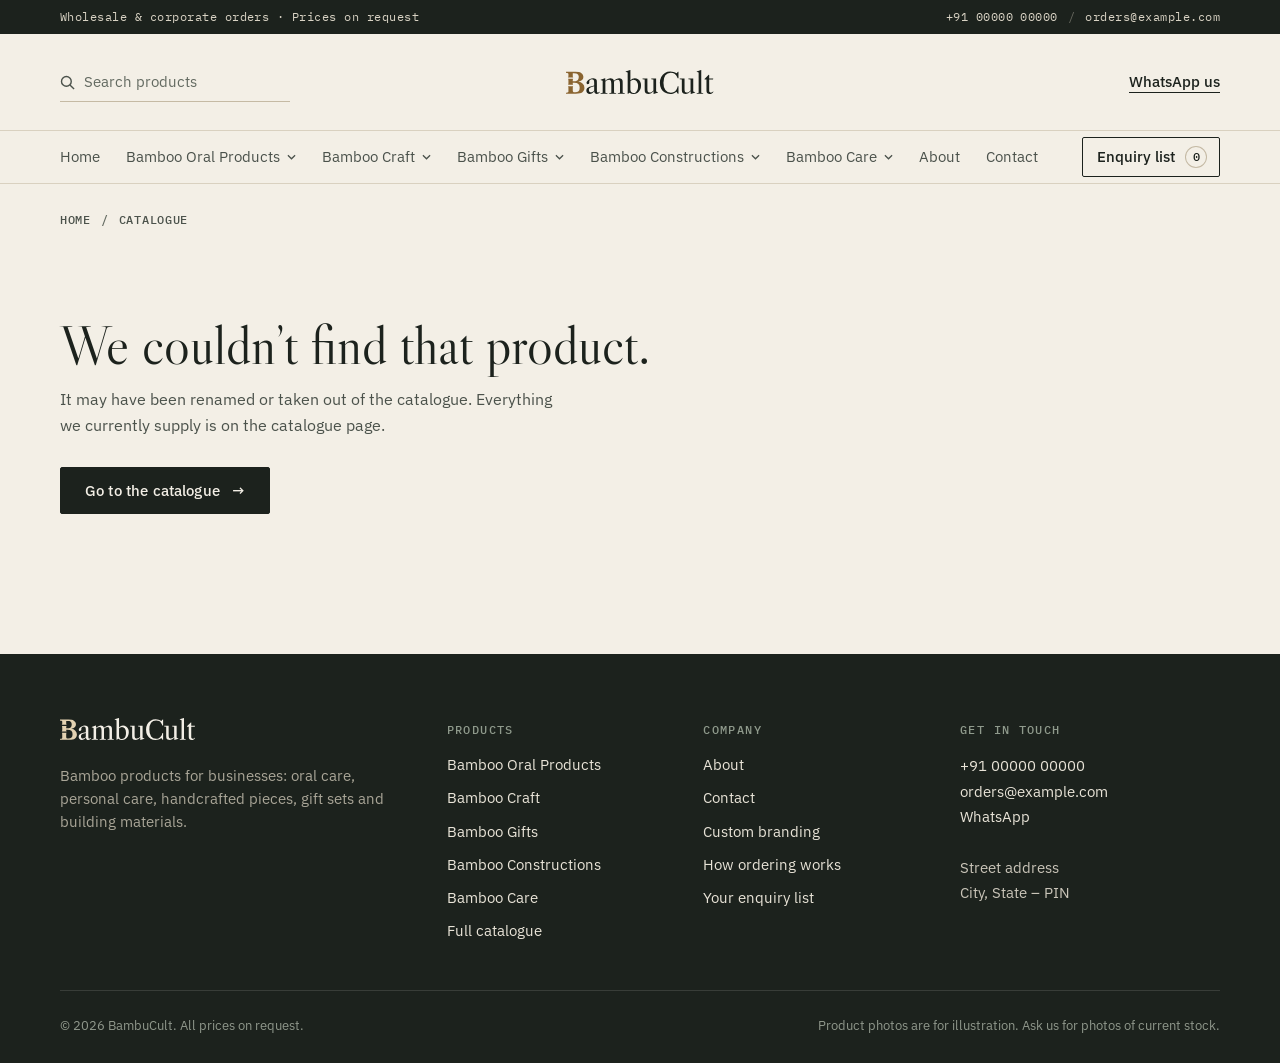
<file: product.html>
<!doctype html>
<html lang="en">
<head>
  <meta charset="utf-8">
  <meta name="viewport" content="width=device-width, initial-scale=1">
  <title>Product · BambuCult</title>
  <meta name="description" content="Bamboo product details, specifications and bulk enquiry. Prices on request.">
  <meta name="theme-color" content="#f3efe6">
  <link rel="icon" href="favicon.ico" sizes="32x32">
  <link rel="icon" href="favicon.svg" type="image/svg+xml">
  <link rel="apple-touch-icon" href="apple-touch-icon.png">
  <link rel="preconnect" href="https://fonts.googleapis.com">
  <link rel="preconnect" href="https://fonts.gstatic.com" crossorigin>
  <link rel="stylesheet" href="https://fonts.googleapis.com/css2?family=IBM+Plex+Mono:wght@400;500&family=IBM+Plex+Sans:wght@400;500;600&family=Libre+Caslon+Display&family=Libre+Caslon+Text:ital,wght@0,400;0,700;1,400&display=swap">
  <link rel="stylesheet" href="assets/css/style.css">
</head>
<body data-page="catalogue">
  <a class="skip" href="#main">Skip to content</a>

  <!-- layout:header -->
  <div class="topbar">
    <div class="wrap topbar__inner">
      <p>Wholesale &amp; corporate orders · Prices on request</p>
      <p class="topbar__contact"><a data-config="phone"></a><span aria-hidden="true">/</span><a data-config="email"></a></p>
    </div>
  </div>

  <header class="masthead">
    <div class="wrap masthead__inner">
      <form class="quick-search" action="catalogue.html" role="search">
        <label class="sr-only" for="quick-q">Search products</label>
        <svg viewBox="0 0 16 16" aria-hidden="true"><circle cx="6.8" cy="6.8" r="5.2"/><path d="M10.6 10.6L15 15"/></svg>
        <input id="quick-q" name="q" type="search" placeholder="Search products">
      </form>
      <a class="brand" href="index.html" aria-label="BambuCult, home"><svg class="brand__logo" xmlns="http://www.w3.org/2000/svg" viewBox="0 0 516.33 84" role="img" aria-label="BambuCult"><path style="fill:var(--bc-accent,#8a6430)" d="M52.9 10.1Q56.68 12.6 58.79 16.45Q60.89 20.3 60.89 24.7Q60.89 30.92 56.21 35.21Q51.52 39.5 42.92 41.1L42.92 41.5Q52.69 42.5 58.63 48.24Q64.57 53.98 64.57 62.6Q64.57 67.13 62.68 71.17Q60.79 75.2 57.38 77.8Q53.67 80.6 48.32 81.8Q42.97 83 34.24 83L0 83L0 79.72C3.37 79.15 7.86 78.25 8.5 75.94L8.5 62.1C8.5 58.63 7.4 56.5 6.5 56.5L25.69 56.5C24.79 56.5 23.69 58.63 23.69 62.1L23.69 72.15Q23.69 75.65 25.37 76.9Q27.04 78.15 31.72 78.15Q40.02 78.15 43.98 74.15Q47.93 70.14 47.93 61.7Q47.93 52.84 43.28 48.68Q38.63 44.52 28.83 44.52L23.69 44.52L23.69 46.1C23.69 49.57 24.79 51.7 25.69 51.7L6.5 51.7C7.4 51.7 8.5 49.57 8.5 46.1L8.5 36.5C8.5 33.03 7.4 30.9 6.5 30.9L25.69 30.9C24.79 30.9 23.69 33.03 23.69 36.5L23.69 39.54L26.32 39.54Q30.23 39.54 32.55 39.24Q38.4 38.64 41.56 34.92Q44.72 31.2 44.72 24.89Q44.72 21.43 43.73 18.88Q42.74 16.35 40.68 14.56Q38.51 12.71 35.35 11.85Q32.19 10.98 27.53 10.98L23.69 10.98L23.69 20.5C23.69 23.97 24.79 26.1 25.69 26.1L6.5 26.1C7.4 26.1 8.5 23.97 8.5 20.5L8.5 13.06C7.86 10.75 3.37 9.85 0 9.28L0 6L32.47 6Q39.79 6 44.69 7Q49.59 8 52.9 10.1Z"/><path fill="currentColor" d="M71.23 71.8Q71.23 67.4 73.88 64.25Q76.53 61.1 82.48 58.7Q88.43 56.3 98.63 54.1L98.63 44.3Q98.63 38 96.83 35.4Q95.03 32.8 90.63 32.8Q86.33 32.8 83.83 34.85Q81.33 36.9 81.33 40.4Q81.33 41.3 81.43 42.15Q81.53 43 81.53 43.9Q81.53 46.4 80.08 48.05Q78.63 49.7 76.33 49.7Q74.33 49.7 73.03 48.4Q71.73 47.1 71.73 44.9Q71.73 41.6 74.68 38.1Q77.63 34.6 82.53 32.1Q88.53 29 95.23 29Q99.53 29 102.53 30.4Q105.53 31.8 106.83 34.3Q107.63 36 107.88 38.5Q108.13 41 108.13 47.4L108.13 70.3Q108.13 75.2 108.88 76.95Q109.63 78.7 111.83 78.7Q113.23 78.7 114.33 78.05Q115.43 77.4 116.73 75.8L118.43 77.3Q116.13 80.9 113.68 82.45Q111.23 84 108.03 84Q104.03 84 101.83 81.8Q99.63 79.6 99.13 75L98.83 74.8Q95.93 79.1 91.73 81.55Q87.53 84 83.23 84Q77.93 84 74.58 80.6Q71.23 77.2 71.23 71.8ZM98.63 71.4L98.63 57Q91.43 58.4 87.48 60Q83.53 61.6 81.83 63.9Q80.13 66.2 80.13 69.7Q80.13 73.7 82.08 75.9Q84.03 78.1 87.63 78.1Q90.83 78.1 93.73 76.35Q96.63 74.6 98.63 71.4ZM205.93 81L205.93 83L181.43 83L181.43 81L188.93 79.6L188.93 50.2Q188.93 42.9 187.73 39.1Q186.23 34.5 180.93 34.5Q177.23 34.5 173.88 36.15Q170.53 37.8 167.93 40.9Q168.13 44.9 168.13 49.2L168.13 79.6L175.63 81L175.63 83L151.13 83L151.13 81L158.63 79.6L158.63 50.2Q158.63 43.5 157.43 39.1Q155.83 34.5 150.63 34.5Q147.03 34.5 143.68 36.1Q140.33 37.7 137.83 40.7L137.83 79.5L145.33 81L145.33 83L120.73 83L120.73 81L128.33 79.5L128.33 38L120.93 35.2L120.93 33.9L136.43 29L137.43 29L137.43 37.5Q141.73 33.4 146.58 31.2Q151.43 29 156.23 29Q159.83 29 162.68 30.6Q165.53 32.2 166.83 35Q167.43 36.2 167.63 37.6Q171.93 33.5 176.83 31.25Q181.73 29 186.53 29Q190.13 29 192.93 30.6Q195.73 32.2 197.13 35Q197.93 36.6 198.18 39.4Q198.43 42.2 198.43 49.2L198.43 79.6L205.93 81ZM222.53 79.4L222.03 79.4L217.43 82.8L215.83 82.8L215.83 8.9L208.53 6.2L208.53 4.9L224.43 0L225.43 0L225.43 35.8Q231.73 29 240.63 29Q247.13 29 252.13 32.2Q257.13 35.4 259.93 41.15Q262.73 46.9 262.73 54.3Q262.73 62.6 259.28 69.4Q255.83 76.2 249.78 80.1Q243.73 84 236.33 84Q228.63 84 222.53 79.4ZM252.03 57.1Q252.03 46.5 247.88 40.45Q243.73 34.4 236.43 34.4Q233.13 34.4 230.28 35.8Q227.43 37.2 225.43 39.6L225.43 68Q225.43 73.7 228.43 77.15Q231.43 80.6 236.33 80.6Q241.03 80.6 244.58 77.65Q248.13 74.7 250.08 69.4Q252.03 64.1 252.03 57.1ZM322.23 77.9L322.23 79.1L307.23 84L306.53 84L306.53 74.9L306.13 74.8Q302.53 79.2 297.88 81.6Q293.23 84 288.23 84Q284.23 84 281.23 82.4Q278.23 80.8 276.83 77.9Q276.03 76.1 275.73 73.3Q275.43 70.5 275.43 63.7L275.43 33.5L267.93 32L267.93 30L284.93 30L284.93 63.7Q284.93 68.4 285.18 70.9Q285.43 73.4 286.13 74.9Q286.93 76.6 288.78 77.6Q290.63 78.6 293.13 78.6Q296.63 78.6 299.93 76.8Q303.23 75 305.93 71.6L305.93 33.5L298.43 32L298.43 30L315.43 30L315.43 75.5L322.23 77.9ZM365.13 5Q370.93 5 376.53 6.6Q382.13 8.2 386.63 11.1L387.03 11.1L391.93 6L393.73 6L393.73 29L390.73 29Q389.13 24.1 386.63 20Q383.13 14.4 378.38 11.9Q373.63 9.4 366.83 9.4Q354.43 9.4 347.78 18.5Q341.13 27.6 341.13 44.3Q341.13 61 347.88 70.25Q354.63 79.5 366.93 79.5Q372.93 79.5 377.73 77.1Q382.53 74.7 385.73 70.1Q389.53 64.8 391.03 56.8L393.73 56.8L393.73 83L391.33 83L386.73 76.4Q381.43 80.4 376.18 82.2Q370.93 84 364.73 84Q354.13 84 345.88 79.1Q337.63 74.2 333.08 65.3Q328.53 56.4 328.53 45Q328.53 33.4 333.23 24.3Q337.93 15.2 346.23 10.1Q354.53 5 365.13 5ZM452.23 77.9L452.23 79.1L437.23 84L436.53 84L436.53 74.9L436.13 74.8Q432.53 79.2 427.88 81.6Q423.23 84 418.23 84Q414.23 84 411.23 82.4Q408.23 80.8 406.83 77.9Q406.03 76.1 405.73 73.3Q405.43 70.5 405.43 63.7L405.43 33.5L397.93 32L397.93 30L414.93 30L414.93 63.7Q414.93 68.4 415.18 70.9Q415.43 73.4 416.13 74.9Q416.93 76.6 418.78 77.6Q420.63 78.6 423.13 78.6Q426.63 78.6 429.93 76.8Q433.23 75 435.93 71.6L435.93 33.5L428.43 32L428.43 30L445.43 30L445.43 75.5L452.23 77.9ZM480.33 83L457.23 83L457.23 81.1L464.23 79.6L464.23 8.8L457.23 6.2L457.23 4.9L472.53 0L473.43 0L473.43 79.6L480.33 81.1L480.33 83ZM494.93 81.2Q493.13 79.5 492.38 76.95Q491.63 74.4 491.63 69.8L491.63 33.5L485.13 33.5L484.93 31.9L499.33 16.9L501.13 17.1L501.13 30L515.43 30L514.63 33.5L501.13 33.5L501.13 68.9Q501.13 72.5 501.33 74.05Q501.53 75.6 502.03 76.5Q503.63 79.3 507.03 79.3Q509.03 79.3 511.08 78.2Q513.13 77.1 514.63 75.2L516.33 76.5Q514.03 80 510.38 82Q506.73 84 502.73 84Q497.93 84 494.93 81.2Z"/></svg></a>
      <div class="masthead__right">
        <a class="wa-link" data-config="whatsapp" target="_blank" rel="noopener">WhatsApp us</a>
        <a class="list-link list-link--compact" href="enquiry.html" data-nav="enquiry"><span class="long">Enquiry list</span><span class="short">List</span> <span class="count is-empty" data-count>0</span></a>
        <button class="menu-btn" type="button" aria-expanded="false" aria-controls="mobile-nav">Menu</button>
      </div>
    </div>
    <nav class="mobile-nav" id="mobile-nav" aria-label="Mobile" hidden>
      <div class="mobile-nav__inner">
        <form class="mobile-nav__search" action="catalogue.html" role="search">
          <label class="sr-only" for="mobile-q">Search products</label>
          <svg viewBox="0 0 16 16" aria-hidden="true"><circle cx="6.8" cy="6.8" r="5.2"/><path d="M10.6 10.6L15 15"/></svg>
          <input id="mobile-q" name="q" type="search" placeholder="Search products">
        </form>
        <a href="index.html">Home</a>
        <details>
          <summary>Bamboo Oral Products</summary>
          <div class="mobile-nav__sub">
            <a href="catalogue.html?c=oral">All oral products</a>
            <a href="catalogue.html?c=oral&amp;t=Adult%20brushes">Adult toothbrushes</a>
            <a href="catalogue.html?c=oral&amp;t=Kids%E2%80%99%20brushes">Kids’ toothbrushes</a>
            <a href="catalogue.html?c=oral&amp;t=Toothpaste">Toothpaste</a>
          </div>
        </details>
        <details>
          <summary>Bamboo Craft</summary>
          <div class="mobile-nav__sub">
            <a href="catalogue.html?c=craft">All craft</a>
            <a href="catalogue.html?c=craft&amp;t=Desk%20%26%20office">Desk &amp; office</a>
            <a href="catalogue.html?c=craft&amp;t=Home%20%26%20decor">Home &amp; decor</a>
            <a href="catalogue.html?c=craft&amp;t=Kitchen%20%26%20drinkware">Kitchen &amp; drinkware</a>
          </div>
        </details>
        <details>
          <summary>Bamboo Gifts</summary>
          <div class="mobile-nav__sub">
            <a href="catalogue.html?c=gifts">All gift sets</a>
            <a href="product.html?p=gift-desk-set">Desk Essentials Set</a>
            <a href="product.html?p=gift-drinkware-set">Drinkware Set</a>
            <a href="product.html?p=gift-zero-waste-bath">Bathroom Kit</a>
            <a href="product.html?p=gift-grooming-kit">Grooming Kit</a>
            <a href="product.html?p=gift-festive-light">Festive Hamper</a>
          </div>
        </details>
        <details>
          <summary>Bamboo Constructions</summary>
          <div class="mobile-nav__sub">
            <a href="catalogue.html?c=construction">All building materials</a>
            <a href="catalogue.html?c=construction&amp;t=Poles%20%26%20slats">Poles &amp; slats</a>
            <a href="catalogue.html?c=construction&amp;t=Boards%20%26%20panels">Boards &amp; panels</a>
            <a href="catalogue.html?c=construction&amp;t=Flooring%20%26%20roofing">Flooring &amp; roofing</a>
          </div>
        </details>
        <details>
          <summary>Bamboo Care</summary>
          <div class="mobile-nav__sub">
            <a href="catalogue.html?c=care">All care products</a>
            <a href="catalogue.html?c=care&amp;t=Shaving">Shaving</a>
            <a href="catalogue.html?c=care&amp;t=Personal%20care">Personal care</a>
          </div>
        </details>
        <a href="about.html">About</a>
        <a href="contact.html">Contact</a>
        <div class="mobile-nav__contact"><a data-config="phone"></a><a data-config="email"></a></div>
      </div>
    </nav>
  </header>

  <nav class="navbar" aria-label="Main">
    <div class="wrap navbar__inner">
      <ul class="menu">
        <li class="menu__item"><a class="menu__link" href="index.html" data-nav="home">Home</a></li>
          <li class="menu__item has-sub">
            <a class="menu__link" href="catalogue.html?c=oral" data-nav="oral">Bamboo Oral Products<svg class="caret" viewBox="0 0 10 6" aria-hidden="true"><path d="M1 1l4 4 4-4"/></svg></a>
            <div class="sub">
              <div class="sub__panel">
                <p class="sub__lede">Toothbrushes for adults and children, and the toothpaste that goes with them.</p>
                <ul class="sub__list">
                  <li><a href="catalogue.html?c=oral&amp;t=Adult%20brushes">Adult toothbrushes</a></li>
                  <li><a href="catalogue.html?c=oral&amp;t=Kids%E2%80%99%20brushes">Kids’ toothbrushes</a></li>
                  <li><a href="catalogue.html?c=oral&amp;t=Toothpaste">Toothpaste</a></li>
                </ul>
                <a class="sub__all" href="catalogue.html?c=oral">All oral products <span aria-hidden="true">→</span></a>
              </div>
            </div>
          </li>
          <li class="menu__item has-sub">
            <a class="menu__link" href="catalogue.html?c=craft" data-nav="craft">Bamboo Craft<svg class="caret" viewBox="0 0 10 6" aria-hidden="true"><path d="M1 1l4 4 4-4"/></svg></a>
            <div class="sub">
              <div class="sub__panel">
                <p class="sub__lede">Handcrafted desk pieces, home decor and drinkware.</p>
                <ul class="sub__list">
                  <li><a href="catalogue.html?c=craft&amp;t=Desk%20%26%20office">Desk &amp; office</a></li>
                  <li><a href="catalogue.html?c=craft&amp;t=Home%20%26%20decor">Home &amp; decor</a></li>
                  <li><a href="catalogue.html?c=craft&amp;t=Kitchen%20%26%20drinkware">Kitchen &amp; drinkware</a></li>
                </ul>
                <a class="sub__all" href="catalogue.html?c=craft">All craft <span aria-hidden="true">→</span></a>
              </div>
            </div>
          </li>
          <li class="menu__item has-sub">
            <a class="menu__link" href="catalogue.html?c=gifts" data-nav="gifts">Bamboo Gifts<svg class="caret" viewBox="0 0 10 6" aria-hidden="true"><path d="M1 1l4 4 4-4"/></svg></a>
            <div class="sub">
              <div class="sub__panel">
                <p class="sub__lede">Ready-made gift sets. Contents can be swapped and the box can carry your logo.</p>
                <ul class="sub__list">
                  <li><a href="product.html?p=gift-desk-set">Desk Essentials Set</a></li>
                  <li><a href="product.html?p=gift-drinkware-set">Drinkware Set</a></li>
                  <li><a href="product.html?p=gift-zero-waste-bath">Bathroom Kit</a></li>
                  <li><a href="product.html?p=gift-grooming-kit">Grooming Kit</a></li>
                  <li><a href="product.html?p=gift-festive-light">Festive Hamper</a></li>
                </ul>
                <a class="sub__all" href="catalogue.html?c=gifts">All gift sets <span aria-hidden="true">→</span></a>
              </div>
            </div>
          </li>
          <li class="menu__item has-sub has-sub--right">
            <a class="menu__link" href="catalogue.html?c=construction" data-nav="construction">Bamboo Constructions<svg class="caret" viewBox="0 0 10 6" aria-hidden="true"><path d="M1 1l4 4 4-4"/></svg></a>
            <div class="sub">
              <div class="sub__panel">
                <p class="sub__lede">Bamboo building materials supplied in bulk, cut and sized to order.</p>
                <ul class="sub__list">
                  <li><a href="catalogue.html?c=construction&amp;t=Poles%20%26%20slats">Poles &amp; slats</a></li>
                  <li><a href="catalogue.html?c=construction&amp;t=Boards%20%26%20panels">Boards &amp; panels</a></li>
                  <li><a href="catalogue.html?c=construction&amp;t=Flooring%20%26%20roofing">Flooring &amp; roofing</a></li>
                </ul>
                <a class="sub__all" href="catalogue.html?c=construction">All building materials <span aria-hidden="true">→</span></a>
              </div>
            </div>
          </li>
          <li class="menu__item has-sub has-sub--right">
            <a class="menu__link" href="catalogue.html?c=care" data-nav="care">Bamboo Care<svg class="caret" viewBox="0 0 10 6" aria-hidden="true"><path d="M1 1l4 4 4-4"/></svg></a>
            <div class="sub">
              <div class="sub__panel">
                <p class="sub__lede">Razors, brushes, combs and the rest of the bathroom shelf, mostly in bamboo.</p>
                <ul class="sub__list">
                  <li><a href="catalogue.html?c=care&amp;t=Shaving">Shaving</a></li>
                  <li><a href="catalogue.html?c=care&amp;t=Personal%20care">Personal care</a></li>
                </ul>
                <a class="sub__all" href="catalogue.html?c=care">All care products <span aria-hidden="true">→</span></a>
              </div>
            </div>
          </li>
        <li class="menu__item"><a class="menu__link" href="about.html" data-nav="about">About</a></li>
        <li class="menu__item"><a class="menu__link" href="contact.html" data-nav="contact">Contact</a></li>
      </ul>
      <a class="list-link" href="enquiry.html" data-nav="enquiry">Enquiry list <span class="count is-empty" data-count>0</span></a>
    </div>
  </nav>
  <!-- /layout:header -->

  <main id="main" class="page">
    <div class="wrap">
      <nav class="crumbs" aria-label="Breadcrumb" id="crumbs">
        <a href="index.html">Home</a><span aria-hidden="true">/</span><a href="catalogue.html">Catalogue</a>
      </nav>
      <div id="pdp"></div>
    </div>
    <section class="related" id="related" hidden aria-labelledby="related-title">
      <div class="wrap">
        <header class="section__head section__head--row">
          <div>
            <p class="eyebrow">From the same shelf</p>
            <h2 id="related-title">You might also need</h2>
          </div>
          <a class="link-under" id="related-link" href="catalogue.html">See the whole shelf</a>
        </header>
        <div class="grid" id="related-grid"></div>
      </div>
    </section>
  </main>

  <!-- layout:footer -->
  <footer class="site-footer">
    <div class="wrap">
      <div class="footer__top">
        <div class="footer__brand">
          <a class="brand brand--light" href="index.html" aria-label="BambuCult, home"><svg class="brand__logo" xmlns="http://www.w3.org/2000/svg" viewBox="0 0 516.33 84" role="img" aria-label="BambuCult"><path style="fill:var(--bc-accent,#8a6430)" d="M52.9 10.1Q56.68 12.6 58.79 16.45Q60.89 20.3 60.89 24.7Q60.89 30.92 56.21 35.21Q51.52 39.5 42.92 41.1L42.92 41.5Q52.69 42.5 58.63 48.24Q64.57 53.98 64.57 62.6Q64.57 67.13 62.68 71.17Q60.79 75.2 57.38 77.8Q53.67 80.6 48.32 81.8Q42.97 83 34.24 83L0 83L0 79.72C3.37 79.15 7.86 78.25 8.5 75.94L8.5 62.1C8.5 58.63 7.4 56.5 6.5 56.5L25.69 56.5C24.79 56.5 23.69 58.63 23.69 62.1L23.69 72.15Q23.69 75.65 25.37 76.9Q27.04 78.15 31.72 78.15Q40.02 78.15 43.98 74.15Q47.93 70.14 47.93 61.7Q47.93 52.84 43.28 48.68Q38.63 44.52 28.83 44.52L23.69 44.52L23.69 46.1C23.69 49.57 24.79 51.7 25.69 51.7L6.5 51.7C7.4 51.7 8.5 49.57 8.5 46.1L8.5 36.5C8.5 33.03 7.4 30.9 6.5 30.9L25.69 30.9C24.79 30.9 23.69 33.03 23.69 36.5L23.69 39.54L26.32 39.54Q30.23 39.54 32.55 39.24Q38.4 38.64 41.56 34.92Q44.72 31.2 44.72 24.89Q44.72 21.43 43.73 18.88Q42.74 16.35 40.68 14.56Q38.51 12.71 35.35 11.85Q32.19 10.98 27.53 10.98L23.69 10.98L23.69 20.5C23.69 23.97 24.79 26.1 25.69 26.1L6.5 26.1C7.4 26.1 8.5 23.97 8.5 20.5L8.5 13.06C7.86 10.75 3.37 9.85 0 9.28L0 6L32.47 6Q39.79 6 44.69 7Q49.59 8 52.9 10.1Z"/><path fill="currentColor" d="M71.23 71.8Q71.23 67.4 73.88 64.25Q76.53 61.1 82.48 58.7Q88.43 56.3 98.63 54.1L98.63 44.3Q98.63 38 96.83 35.4Q95.03 32.8 90.63 32.8Q86.33 32.8 83.83 34.85Q81.33 36.9 81.33 40.4Q81.33 41.3 81.43 42.15Q81.53 43 81.53 43.9Q81.53 46.4 80.08 48.05Q78.63 49.7 76.33 49.7Q74.33 49.7 73.03 48.4Q71.73 47.1 71.73 44.9Q71.73 41.6 74.68 38.1Q77.63 34.6 82.53 32.1Q88.53 29 95.23 29Q99.53 29 102.53 30.4Q105.53 31.8 106.83 34.3Q107.63 36 107.88 38.5Q108.13 41 108.13 47.4L108.13 70.3Q108.13 75.2 108.88 76.95Q109.63 78.7 111.83 78.7Q113.23 78.7 114.33 78.05Q115.43 77.4 116.73 75.8L118.43 77.3Q116.13 80.9 113.68 82.45Q111.23 84 108.03 84Q104.03 84 101.83 81.8Q99.63 79.6 99.13 75L98.83 74.8Q95.93 79.1 91.73 81.55Q87.53 84 83.23 84Q77.93 84 74.58 80.6Q71.23 77.2 71.23 71.8ZM98.63 71.4L98.63 57Q91.43 58.4 87.48 60Q83.53 61.6 81.83 63.9Q80.13 66.2 80.13 69.7Q80.13 73.7 82.08 75.9Q84.03 78.1 87.63 78.1Q90.83 78.1 93.73 76.35Q96.63 74.6 98.63 71.4ZM205.93 81L205.93 83L181.43 83L181.43 81L188.93 79.6L188.93 50.2Q188.93 42.9 187.73 39.1Q186.23 34.5 180.93 34.5Q177.23 34.5 173.88 36.15Q170.53 37.8 167.93 40.9Q168.13 44.9 168.13 49.2L168.13 79.6L175.63 81L175.63 83L151.13 83L151.13 81L158.63 79.6L158.63 50.2Q158.63 43.5 157.43 39.1Q155.83 34.5 150.63 34.5Q147.03 34.5 143.68 36.1Q140.33 37.7 137.83 40.7L137.83 79.5L145.33 81L145.33 83L120.73 83L120.73 81L128.33 79.5L128.33 38L120.93 35.2L120.93 33.9L136.43 29L137.43 29L137.43 37.5Q141.73 33.4 146.58 31.2Q151.43 29 156.23 29Q159.83 29 162.68 30.6Q165.53 32.2 166.83 35Q167.43 36.2 167.63 37.6Q171.93 33.5 176.83 31.25Q181.73 29 186.53 29Q190.13 29 192.93 30.6Q195.73 32.2 197.13 35Q197.93 36.6 198.18 39.4Q198.43 42.2 198.43 49.2L198.43 79.6L205.93 81ZM222.53 79.4L222.03 79.4L217.43 82.8L215.83 82.8L215.83 8.9L208.53 6.2L208.53 4.9L224.43 0L225.43 0L225.43 35.8Q231.73 29 240.63 29Q247.13 29 252.13 32.2Q257.13 35.4 259.93 41.15Q262.73 46.9 262.73 54.3Q262.73 62.6 259.28 69.4Q255.83 76.2 249.78 80.1Q243.73 84 236.33 84Q228.63 84 222.53 79.4ZM252.03 57.1Q252.03 46.5 247.88 40.45Q243.73 34.4 236.43 34.4Q233.13 34.4 230.28 35.8Q227.43 37.2 225.43 39.6L225.43 68Q225.43 73.7 228.43 77.15Q231.43 80.6 236.33 80.6Q241.03 80.6 244.58 77.65Q248.13 74.7 250.08 69.4Q252.03 64.1 252.03 57.1ZM322.23 77.9L322.23 79.1L307.23 84L306.53 84L306.53 74.9L306.13 74.8Q302.53 79.2 297.88 81.6Q293.23 84 288.23 84Q284.23 84 281.23 82.4Q278.23 80.8 276.83 77.9Q276.03 76.1 275.73 73.3Q275.43 70.5 275.43 63.7L275.43 33.5L267.93 32L267.93 30L284.93 30L284.93 63.7Q284.93 68.4 285.18 70.9Q285.43 73.4 286.13 74.9Q286.93 76.6 288.78 77.6Q290.63 78.6 293.13 78.6Q296.63 78.6 299.93 76.8Q303.23 75 305.93 71.6L305.93 33.5L298.43 32L298.43 30L315.43 30L315.43 75.5L322.23 77.9ZM365.13 5Q370.93 5 376.53 6.6Q382.13 8.2 386.63 11.1L387.03 11.1L391.93 6L393.73 6L393.73 29L390.73 29Q389.13 24.1 386.63 20Q383.13 14.4 378.38 11.9Q373.63 9.4 366.83 9.4Q354.43 9.4 347.78 18.5Q341.13 27.6 341.13 44.3Q341.13 61 347.88 70.25Q354.63 79.5 366.93 79.5Q372.93 79.5 377.73 77.1Q382.53 74.7 385.73 70.1Q389.53 64.8 391.03 56.8L393.73 56.8L393.73 83L391.33 83L386.73 76.4Q381.43 80.4 376.18 82.2Q370.93 84 364.73 84Q354.13 84 345.88 79.1Q337.63 74.2 333.08 65.3Q328.53 56.4 328.53 45Q328.53 33.4 333.23 24.3Q337.93 15.2 346.23 10.1Q354.53 5 365.13 5ZM452.23 77.9L452.23 79.1L437.23 84L436.53 84L436.53 74.9L436.13 74.8Q432.53 79.2 427.88 81.6Q423.23 84 418.23 84Q414.23 84 411.23 82.4Q408.23 80.8 406.83 77.9Q406.03 76.1 405.73 73.3Q405.43 70.5 405.43 63.7L405.43 33.5L397.93 32L397.93 30L414.93 30L414.93 63.7Q414.93 68.4 415.18 70.9Q415.43 73.4 416.13 74.9Q416.93 76.6 418.78 77.6Q420.63 78.6 423.13 78.6Q426.63 78.6 429.93 76.8Q433.23 75 435.93 71.6L435.93 33.5L428.43 32L428.43 30L445.43 30L445.43 75.5L452.23 77.9ZM480.33 83L457.23 83L457.23 81.1L464.23 79.6L464.23 8.8L457.23 6.2L457.23 4.9L472.53 0L473.43 0L473.43 79.6L480.33 81.1L480.33 83ZM494.93 81.2Q493.13 79.5 492.38 76.95Q491.63 74.4 491.63 69.8L491.63 33.5L485.13 33.5L484.93 31.9L499.33 16.9L501.13 17.1L501.13 30L515.43 30L514.63 33.5L501.13 33.5L501.13 68.9Q501.13 72.5 501.33 74.05Q501.53 75.6 502.03 76.5Q503.63 79.3 507.03 79.3Q509.03 79.3 511.08 78.2Q513.13 77.1 514.63 75.2L516.33 76.5Q514.03 80 510.38 82Q506.73 84 502.73 84Q497.93 84 494.93 81.2Z"/></svg></a>
          <p>Bamboo products for businesses: oral care, personal care, handcrafted pieces, gift sets and building materials.</p>
        </div>
        <div>
          <h2>Products</h2>
          <ul>
            <li><a href="catalogue.html?c=oral">Bamboo Oral Products</a></li>
            <li><a href="catalogue.html?c=craft">Bamboo Craft</a></li>
            <li><a href="catalogue.html?c=gifts">Bamboo Gifts</a></li>
            <li><a href="catalogue.html?c=construction">Bamboo Constructions</a></li>
            <li><a href="catalogue.html?c=care">Bamboo Care</a></li>
            <li><a href="catalogue.html">Full catalogue</a></li>
          </ul>
        </div>
        <div>
          <h2>Company</h2>
          <ul>
            <li><a href="about.html">About</a></li>
            <li><a href="contact.html">Contact</a></li>
            <li><a href="index.html#branding">Custom branding</a></li>
            <li><a href="index.html#ordering">How ordering works</a></li>
            <li><a href="enquiry.html">Your enquiry list</a></li>
          </ul>
        </div>
        <div>
          <h2>Get in touch</h2>
          <address>
            <a data-config="phone"></a><br>
            <a data-config="email"></a><br>
            <a data-config="whatsapp" target="_blank" rel="noopener">WhatsApp</a><br><br>
            <span data-config="address"></span>
          </address>
        </div>
      </div>
      <div class="footer__base">
        <p>© <span data-year></span> BambuCult. All prices on request.</p>
        <p>Product photos are for illustration. Ask us for photos of current stock.</p>
      </div>
    </div>
  </footer>
  <!-- /layout:footer -->

  <div class="toast" role="status" aria-live="polite"></div>

  <script src="assets/js/config.js"></script>
  <script src="assets/js/products.js"></script>
  <script src="assets/js/app.js"></script>
  <script src="assets/js/product.js"></script>
</body>
</html>
</file>
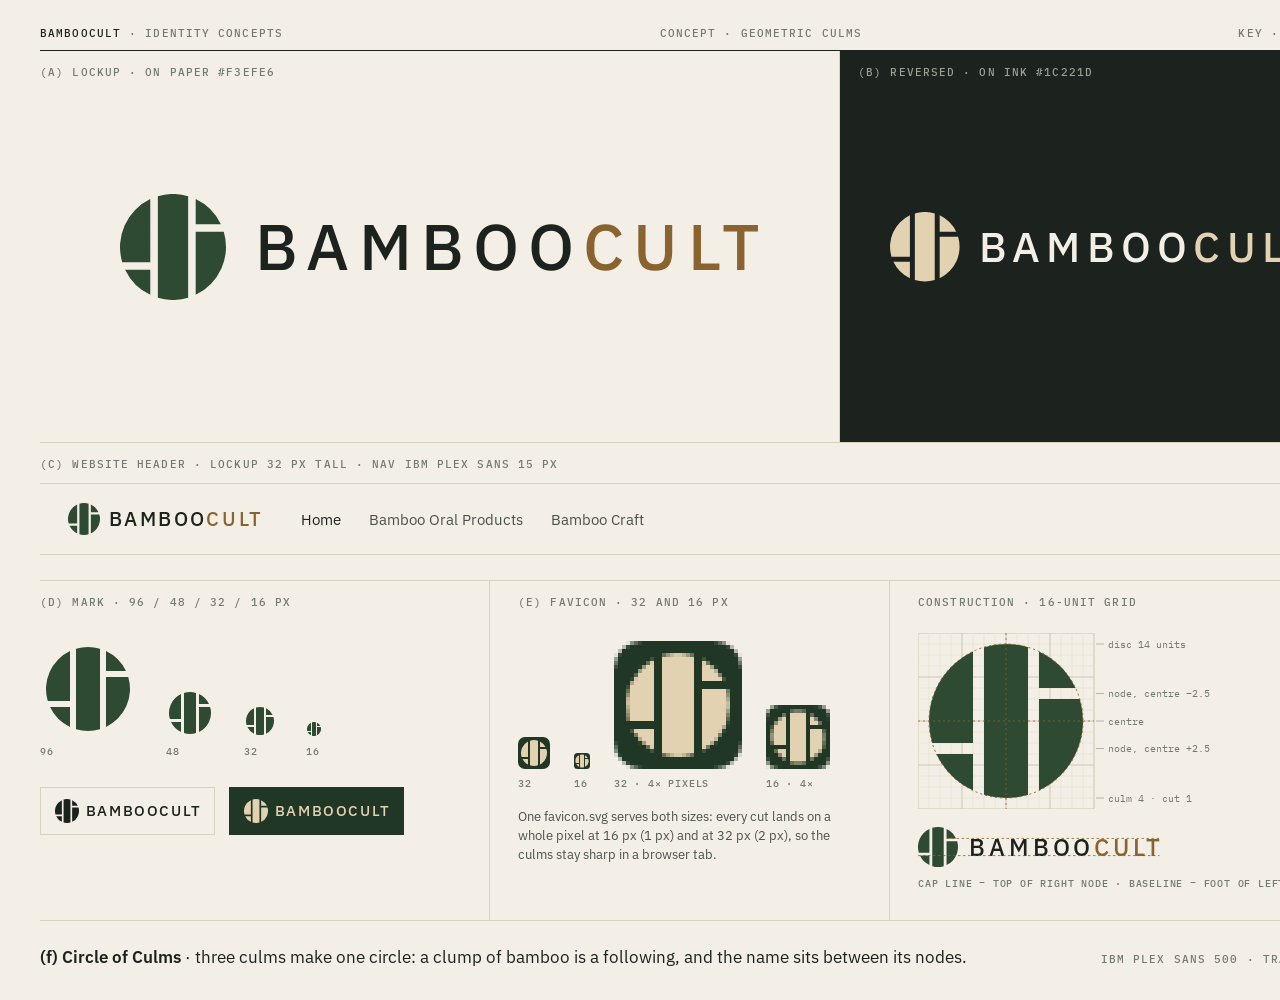
<file: brand/concepts/geometric/sheet.html>
<!doctype html>
<html lang="en"><head><meta charset="utf-8">
<title>BambooCult · Geometric culms</title>
<link rel="preconnect" href="https://fonts.googleapis.com"><link rel="preconnect" href="https://fonts.gstatic.com" crossorigin>
<link rel="stylesheet" href="https://fonts.googleapis.com/css2?family=IBM+Plex+Mono:wght@400;500&family=IBM+Plex+Sans:wght@400;500;600&display=swap">
<style>
  :root{--paper:#f3efe6;--paper2:#e9e3d6;--ink:#1c221d;--leaf:#2e4a33;--leafdeep:#213726;--culm:#8a6430;--culmsoft:#e3d2b1;--line:#d9d1c0;--ink2:#4b524b;--ink3:#737a71}
  *{box-sizing:border-box}
  html,body{margin:0;width:1400px;height:1000px;overflow:hidden;background:var(--paper);color:var(--ink);font:400 14px/1.5 'IBM Plex Sans',sans-serif;-webkit-font-smoothing:antialiased}
  .mono{font:500 11px/1.3 'IBM Plex Mono',monospace;letter-spacing:.1em;text-transform:uppercase;color:var(--ink3)}
  .sheet{position:relative;width:1400px;height:1000px;padding:26px 40px 0}
  .top{display:flex;justify-content:space-between;align-items:baseline;border-bottom:1px solid var(--ink);padding-bottom:10px}
  .top b{color:var(--ink);font-weight:500}
  .tag{position:absolute;left:0;top:14px;white-space:nowrap}
  .row1{display:grid;grid-template-columns:800px 1fr;height:392px;border-bottom:1px solid var(--line)}
  .pa{position:relative;display:flex;align-items:center;justify-content:center;border-right:1px solid var(--line)}
  .pb{position:relative;display:flex;align-items:center;justify-content:center;background:var(--ink);--bc-mark:#e3d2b1;--bc-ink:#f3efe6;--bc-accent:#e3d2b1}
  .pb .tag{left:18px;color:#9aa096}
  .pa svg.lock{width:640px;height:auto;display:block}
  .pb svg.lock{width:420px;height:auto;display:block}
  .row2{position:relative;height:138px;border-bottom:1px solid var(--line)}
  .site{position:absolute;left:0;right:0;top:40px;display:flex;align-items:center;gap:40px;height:72px;padding:0 28px;background:var(--paper);border-top:1px solid var(--line);border-bottom:1px solid var(--line);box-shadow:none}
  .site svg.lock{height:32px;width:auto;display:block}
  .site nav{display:flex;gap:28px;font:400 15px/1 'IBM Plex Sans';color:var(--ink2)}
  .site nav span:first-child{color:var(--ink)}
  .row3{display:grid;grid-template-columns:450px 400px 1fr;height:340px;border-bottom:1px solid var(--line)}
  .align{margin-top:18px;display:flex;flex-direction:column;gap:10px}
  .align .mono{font-size:10px;letter-spacing:.08em}
  .cell{position:relative;padding:52px 0 0 28px;border-right:1px solid var(--line)}
  .cell:first-child{padding-left:0}
  .cell:last-child{border-right:0}
  .cell .tag{left:28px}
  .cell:first-child .tag{left:0}
  .sizes{display:flex;align-items:flex-end;gap:30px;height:124px}
  .sizes figure,.favs figure{margin:0;display:flex;flex-direction:column;align-items:flex-start;gap:10px}
  .sizes svg{display:block}
  figcaption{font:500 10px/1 'IBM Plex Mono',monospace;color:var(--ink3);letter-spacing:.08em;text-transform:uppercase}
  .favs{display:flex;align-items:flex-end;gap:24px;height:156px}
  .favs canvas{image-rendering:pixelated;display:block}
  .onec{display:flex;gap:14px;align-items:center;margin-top:30px}
  .onec .chip{padding:11px 14px;border:1px solid var(--line)}
  .onec .chip svg{height:24px;width:auto;display:block}
  .c-ink{--bc-mark:#1c221d;--bc-ink:#1c221d;--bc-accent:#1c221d}
  .c-leaf{background:#213726;--bc-mark:#e3d2b1;--bc-ink:#e3d2b1;--bc-accent:#e3d2b1;border-color:#213726!important}
  .note{margin:18px 0 0;font-size:12.5px;line-height:1.5;color:var(--ink2);max-width:330px}
  .cap{display:flex;justify-content:space-between;align-items:baseline;gap:40px;padding-top:24px}
  .cap p{margin:0;font:400 17px/1.45 'IBM Plex Sans';color:var(--ink);max-width:980px}
  .cap p b{font-weight:600}
</style></head>
<body><div class="sheet">
  <div class="top"><span class="mono"><b>BambooCult</b> · Identity concepts</span><span class="mono">Concept · Geometric culms</span><span class="mono">Key · geometric</span></div>

  <div class="row1">
    <div class="pa"><span class="tag mono">(a) Lockup · on paper #f3efe6</span><svg class="lock" xmlns="http://www.w3.org/2000/svg" viewBox="0 0 338.16 56" role="img" aria-label="BambooCult">
  <title>BambooCult</title>
  <path style="fill:var(--bc-mark, #2e4a33)" d="M16 2.702V36H1.167A28 28 0 0 1 16 2.702ZM2.702 40H16V53.298A28 28 0 0 1 2.702 40ZM36 1.167V54.833A28 28 0 0 1 20 54.833V1.167A28 28 0 0 1 36 1.167ZM53.298 16H40V2.702A28 28 0 0 1 53.298 16ZM40 20H54.833A28 28 0 0 1 40 53.298V20Z"/>
  <text x="71.253" y="40" dx="0 0 0 0 0 -0.512" textLength="272.222" lengthAdjust="spacing" style="font-family:'IBM Plex Sans', 'Helvetica Neue', Arial, sans-serif; font-size:34.133px; font-weight:500; letter-spacing:5.12px; font-kerning:normal; fill:var(--bc-ink, #1c221d)">BAMBOO<tspan dx="-0.341 0 0 -1.365" style="font-weight:500; fill:var(--bc-accent, #8a6430)">CULT</tspan></text>
</svg></div>
    <div class="pb"><span class="tag mono">(b) Reversed · on ink #1c221d</span><svg class="lock" xmlns="http://www.w3.org/2000/svg" viewBox="0 0 338.16 56" role="img" aria-label="BambooCult">
  <title>BambooCult</title>
  <path style="fill:var(--bc-mark, #2e4a33)" d="M16 2.702V36H1.167A28 28 0 0 1 16 2.702ZM2.702 40H16V53.298A28 28 0 0 1 2.702 40ZM36 1.167V54.833A28 28 0 0 1 20 54.833V1.167A28 28 0 0 1 36 1.167ZM53.298 16H40V2.702A28 28 0 0 1 53.298 16ZM40 20H54.833A28 28 0 0 1 40 53.298V20Z"/>
  <text x="71.253" y="40" dx="0 0 0 0 0 -0.512" textLength="272.222" lengthAdjust="spacing" style="font-family:'IBM Plex Sans', 'Helvetica Neue', Arial, sans-serif; font-size:34.133px; font-weight:500; letter-spacing:5.12px; font-kerning:normal; fill:var(--bc-ink, #1c221d)">BAMBOO<tspan dx="-0.341 0 0 -1.365" style="font-weight:500; fill:var(--bc-accent, #8a6430)">CULT</tspan></text>
</svg></div>
  </div>

  <div class="row2"><span class="tag mono">(c) Website header · lockup 32 px tall · nav IBM Plex Sans 15 px</span>
    <div class="site"><svg class="lock" xmlns="http://www.w3.org/2000/svg" viewBox="0 0 338.16 56" role="img" aria-label="BambooCult">
  <title>BambooCult</title>
  <path style="fill:var(--bc-mark, #2e4a33)" d="M16 2.702V36H1.167A28 28 0 0 1 16 2.702ZM2.702 40H16V53.298A28 28 0 0 1 2.702 40ZM36 1.167V54.833A28 28 0 0 1 20 54.833V1.167A28 28 0 0 1 36 1.167ZM53.298 16H40V2.702A28 28 0 0 1 53.298 16ZM40 20H54.833A28 28 0 0 1 40 53.298V20Z"/>
  <text x="71.253" y="40" dx="0 0 0 0 0 -0.512" textLength="272.222" lengthAdjust="spacing" style="font-family:'IBM Plex Sans', 'Helvetica Neue', Arial, sans-serif; font-size:34.133px; font-weight:500; letter-spacing:5.12px; font-kerning:normal; fill:var(--bc-ink, #1c221d)">BAMBOO<tspan dx="-0.341 0 0 -1.365" style="font-weight:500; fill:var(--bc-accent, #8a6430)">CULT</tspan></text>
</svg><nav><span>Home</span><span>Bamboo Oral Products</span><span>Bamboo Craft</span></nav></div>
  </div>

  <div class="row3">
    <div class="cell"><span class="tag mono">(d) Mark · 96 / 48 / 32 / 16 px</span>
      <div class="sizes">
        <figure><svg width="96" height="96" xmlns="http://www.w3.org/2000/svg" viewBox="0 0 16 16" color="#2e4a33" role="img" aria-label="BambooCult">
  <path fill="currentColor" d="M5 1.675V10H1.292A7 7 0 0 1 5 1.675ZM1.675 11H5V14.325A7 7 0 0 1 1.675 11ZM10 1.292V14.708A7 7 0 0 1 6 14.708V1.292A7 7 0 0 1 10 1.292ZM14.325 5H11V1.675A7 7 0 0 1 14.325 5ZM11 6H14.708A7 7 0 0 1 11 14.325V6Z"/>
</svg>
<figcaption>96</figcaption></figure>
        <figure><svg width="48" height="48" xmlns="http://www.w3.org/2000/svg" viewBox="0 0 16 16" color="#2e4a33" role="img" aria-label="BambooCult">
  <path fill="currentColor" d="M5 1.675V10H1.292A7 7 0 0 1 5 1.675ZM1.675 11H5V14.325A7 7 0 0 1 1.675 11ZM10 1.292V14.708A7 7 0 0 1 6 14.708V1.292A7 7 0 0 1 10 1.292ZM14.325 5H11V1.675A7 7 0 0 1 14.325 5ZM11 6H14.708A7 7 0 0 1 11 14.325V6Z"/>
</svg>
<figcaption>48</figcaption></figure>
        <figure><svg width="32" height="32" xmlns="http://www.w3.org/2000/svg" viewBox="0 0 16 16" color="#2e4a33" role="img" aria-label="BambooCult">
  <path fill="currentColor" d="M5 1.675V10H1.292A7 7 0 0 1 5 1.675ZM1.675 11H5V14.325A7 7 0 0 1 1.675 11ZM10 1.292V14.708A7 7 0 0 1 6 14.708V1.292A7 7 0 0 1 10 1.292ZM14.325 5H11V1.675A7 7 0 0 1 14.325 5ZM11 6H14.708A7 7 0 0 1 11 14.325V6Z"/>
</svg>
<figcaption>32</figcaption></figure>
        <figure><svg width="16" height="16" xmlns="http://www.w3.org/2000/svg" viewBox="0 0 16 16" color="#2e4a33" role="img" aria-label="BambooCult">
  <path fill="currentColor" d="M5 1.675V10H1.292A7 7 0 0 1 5 1.675ZM1.675 11H5V14.325A7 7 0 0 1 1.675 11ZM10 1.292V14.708A7 7 0 0 1 6 14.708V1.292A7 7 0 0 1 10 1.292ZM14.325 5H11V1.675A7 7 0 0 1 14.325 5ZM11 6H14.708A7 7 0 0 1 11 14.325V6Z"/>
</svg>
<figcaption>16</figcaption></figure>
      </div>
      <div class="onec">
        <div class="chip c-ink"><svg xmlns="http://www.w3.org/2000/svg" viewBox="0 0 338.16 56" role="img" aria-label="BambooCult">
  <title>BambooCult</title>
  <path style="fill:var(--bc-mark, #2e4a33)" d="M16 2.702V36H1.167A28 28 0 0 1 16 2.702ZM2.702 40H16V53.298A28 28 0 0 1 2.702 40ZM36 1.167V54.833A28 28 0 0 1 20 54.833V1.167A28 28 0 0 1 36 1.167ZM53.298 16H40V2.702A28 28 0 0 1 53.298 16ZM40 20H54.833A28 28 0 0 1 40 53.298V20Z"/>
  <text x="71.253" y="40" dx="0 0 0 0 0 -0.512" textLength="272.222" lengthAdjust="spacing" style="font-family:'IBM Plex Sans', 'Helvetica Neue', Arial, sans-serif; font-size:34.133px; font-weight:500; letter-spacing:5.12px; font-kerning:normal; fill:var(--bc-ink, #1c221d)">BAMBOO<tspan dx="-0.341 0 0 -1.365" style="font-weight:500; fill:var(--bc-accent, #8a6430)">CULT</tspan></text>
</svg></div>
        <div class="chip c-leaf"><svg xmlns="http://www.w3.org/2000/svg" viewBox="0 0 338.16 56" role="img" aria-label="BambooCult">
  <title>BambooCult</title>
  <path style="fill:var(--bc-mark, #2e4a33)" d="M16 2.702V36H1.167A28 28 0 0 1 16 2.702ZM2.702 40H16V53.298A28 28 0 0 1 2.702 40ZM36 1.167V54.833A28 28 0 0 1 20 54.833V1.167A28 28 0 0 1 36 1.167ZM53.298 16H40V2.702A28 28 0 0 1 53.298 16ZM40 20H54.833A28 28 0 0 1 40 53.298V20Z"/>
  <text x="71.253" y="40" dx="0 0 0 0 0 -0.512" textLength="272.222" lengthAdjust="spacing" style="font-family:'IBM Plex Sans', 'Helvetica Neue', Arial, sans-serif; font-size:34.133px; font-weight:500; letter-spacing:5.12px; font-kerning:normal; fill:var(--bc-ink, #1c221d)">BAMBOO<tspan dx="-0.341 0 0 -1.365" style="font-weight:500; fill:var(--bc-accent, #8a6430)">CULT</tspan></text>
</svg></div>
      </div>
    </div>
    <div class="cell"><span class="tag mono">(e) Favicon · 32 and 16 px</span>
      <div class="favs">
        <figure><svg xmlns="http://www.w3.org/2000/svg" viewBox="0 0 16 16" width="32" height="32"><rect width="16" height="16" rx="3.5" fill="#213726"/><path fill="#e3d2b1" d="M5 2.234V10H1.815A6.5 6.5 0 0 1 5 2.234ZM2.234 11H5V13.766A6.5 6.5 0 0 1 2.234 11ZM10 1.815V14.185A6.5 6.5 0 0 1 6 14.185V1.815A6.5 6.5 0 0 1 10 1.815ZM13.766 5H11V2.234A6.5 6.5 0 0 1 13.766 5ZM11 6H14.185A6.5 6.5 0 0 1 11 13.766V6Z"/></svg><figcaption>32</figcaption></figure>
        <figure><svg xmlns="http://www.w3.org/2000/svg" viewBox="0 0 16 16" width="16" height="16"><rect width="16" height="16" rx="3.5" fill="#213726"/><path fill="#e3d2b1" d="M5 2.234V10H1.815A6.5 6.5 0 0 1 5 2.234ZM2.234 11H5V13.766A6.5 6.5 0 0 1 2.234 11ZM10 1.815V14.185A6.5 6.5 0 0 1 6 14.185V1.815A6.5 6.5 0 0 1 10 1.815ZM13.766 5H11V2.234A6.5 6.5 0 0 1 13.766 5ZM11 6H14.185A6.5 6.5 0 0 1 11 13.766V6Z"/></svg><figcaption>16</figcaption></figure>
        <figure><canvas id="z32" width="32" height="32" style="width:128px;height:128px"></canvas><figcaption>32 · 4× pixels</figcaption></figure>
        <figure><canvas id="z16" width="16" height="16" style="width:64px;height:64px"></canvas><figcaption>16 · 4×</figcaption></figure>
      </div>
      <p class="note">One favicon.svg serves both sizes: every cut lands on a whole pixel at 16 px (1 px) and at 32 px (2 px), so the culms stay sharp in a browser tab.</p>
    </div>
    <div class="cell"><span class="tag mono">Construction · 16-unit grid</span>
      <svg width="326" height="176" viewBox="0 0 326 176" style="display:block"><line x1="0" y1="0" x2="0" y2="176" stroke="#cfc6b2" stroke-width="1"/><line x1="0" y1="0" x2="176" y2="0" stroke="#cfc6b2" stroke-width="1"/><line x1="11" y1="0" x2="11" y2="176" stroke="#e0d8c7" stroke-width="0.5"/><line x1="0" y1="11" x2="176" y2="11" stroke="#e0d8c7" stroke-width="0.5"/><line x1="22" y1="0" x2="22" y2="176" stroke="#e0d8c7" stroke-width="0.5"/><line x1="0" y1="22" x2="176" y2="22" stroke="#e0d8c7" stroke-width="0.5"/><line x1="33" y1="0" x2="33" y2="176" stroke="#e0d8c7" stroke-width="0.5"/><line x1="0" y1="33" x2="176" y2="33" stroke="#e0d8c7" stroke-width="0.5"/><line x1="44" y1="0" x2="44" y2="176" stroke="#cfc6b2" stroke-width="1"/><line x1="0" y1="44" x2="176" y2="44" stroke="#cfc6b2" stroke-width="1"/><line x1="55" y1="0" x2="55" y2="176" stroke="#e0d8c7" stroke-width="0.5"/><line x1="0" y1="55" x2="176" y2="55" stroke="#e0d8c7" stroke-width="0.5"/><line x1="66" y1="0" x2="66" y2="176" stroke="#e0d8c7" stroke-width="0.5"/><line x1="0" y1="66" x2="176" y2="66" stroke="#e0d8c7" stroke-width="0.5"/><line x1="77" y1="0" x2="77" y2="176" stroke="#e0d8c7" stroke-width="0.5"/><line x1="0" y1="77" x2="176" y2="77" stroke="#e0d8c7" stroke-width="0.5"/><line x1="88" y1="0" x2="88" y2="176" stroke="#cfc6b2" stroke-width="1"/><line x1="0" y1="88" x2="176" y2="88" stroke="#cfc6b2" stroke-width="1"/><line x1="99" y1="0" x2="99" y2="176" stroke="#e0d8c7" stroke-width="0.5"/><line x1="0" y1="99" x2="176" y2="99" stroke="#e0d8c7" stroke-width="0.5"/><line x1="110" y1="0" x2="110" y2="176" stroke="#e0d8c7" stroke-width="0.5"/><line x1="0" y1="110" x2="176" y2="110" stroke="#e0d8c7" stroke-width="0.5"/><line x1="121" y1="0" x2="121" y2="176" stroke="#e0d8c7" stroke-width="0.5"/><line x1="0" y1="121" x2="176" y2="121" stroke="#e0d8c7" stroke-width="0.5"/><line x1="132" y1="0" x2="132" y2="176" stroke="#cfc6b2" stroke-width="1"/><line x1="0" y1="132" x2="176" y2="132" stroke="#cfc6b2" stroke-width="1"/><line x1="143" y1="0" x2="143" y2="176" stroke="#e0d8c7" stroke-width="0.5"/><line x1="0" y1="143" x2="176" y2="143" stroke="#e0d8c7" stroke-width="0.5"/><line x1="154" y1="0" x2="154" y2="176" stroke="#e0d8c7" stroke-width="0.5"/><line x1="0" y1="154" x2="176" y2="154" stroke="#e0d8c7" stroke-width="0.5"/><line x1="165" y1="0" x2="165" y2="176" stroke="#e0d8c7" stroke-width="0.5"/><line x1="0" y1="165" x2="176" y2="165" stroke="#e0d8c7" stroke-width="0.5"/><line x1="176" y1="0" x2="176" y2="176" stroke="#cfc6b2" stroke-width="1"/><line x1="0" y1="176" x2="176" y2="176" stroke="#cfc6b2" stroke-width="1"/><path fill="#2e4a33" d="M55 18.43V110H14.21A77 77 0 0 1 55 18.43ZM18.43 121H55V157.57A77 77 0 0 1 18.43 121ZM110 14.21V161.79A77 77 0 0 1 66 161.79V14.21A77 77 0 0 1 110 14.21ZM157.57 55H121V18.43A77 77 0 0 1 157.57 55ZM121 66H161.79A77 77 0 0 1 121 157.57V66Z"/><circle cx="88" cy="88" r="77" fill="none" stroke="#8a6430" stroke-width="1" stroke-dasharray="2 3"/><line x1="88" y1="0" x2="88" y2="176" stroke="#8a6430" stroke-width=".75" stroke-dasharray="2 3"/><line x1="0" y1="88" x2="176" y2="88" stroke="#8a6430" stroke-width=".75" stroke-dasharray="2 3"/><line x1="178" y1="11" x2="186" y2="11" stroke="#9aa096" stroke-width=".75"/><text x="190" y="14.5" font-family="IBM Plex Mono" font-size="10" fill="#737a71">disc 14 units</text><line x1="178" y1="60.5" x2="186" y2="60.5" stroke="#9aa096" stroke-width=".75"/><text x="190" y="64" font-family="IBM Plex Mono" font-size="10" fill="#737a71">node, centre −2.5</text><line x1="178" y1="88" x2="186" y2="88" stroke="#9aa096" stroke-width=".75"/><text x="190" y="91.5" font-family="IBM Plex Mono" font-size="10" fill="#737a71">centre</text><line x1="178" y1="115.5" x2="186" y2="115.5" stroke="#9aa096" stroke-width=".75"/><text x="190" y="119" font-family="IBM Plex Mono" font-size="10" fill="#737a71">node, centre +2.5</text><line x1="178" y1="165" x2="186" y2="165" stroke="#9aa096" stroke-width=".75"/><text x="190" y="168.5" font-family="IBM Plex Mono" font-size="10" fill="#737a71">culm 4 · cut 1</text></svg><div class="align"><svg width="241.5" height="40" style="display:block;overflow:visible" xmlns="http://www.w3.org/2000/svg" viewBox="0 0 338.16 56" role="img" aria-label="BambooCult">
  <title>BambooCult</title>
  <path style="fill:var(--bc-mark, #2e4a33)" d="M16 2.702V36H1.167A28 28 0 0 1 16 2.702ZM2.702 40H16V53.298A28 28 0 0 1 2.702 40ZM36 1.167V54.833A28 28 0 0 1 20 54.833V1.167A28 28 0 0 1 36 1.167ZM53.298 16H40V2.702A28 28 0 0 1 53.298 16ZM40 20H54.833A28 28 0 0 1 40 53.298V20Z"/>
  <text x="71.253" y="40" dx="0 0 0 0 0 -0.512" textLength="272.222" lengthAdjust="spacing" style="font-family:'IBM Plex Sans', 'Helvetica Neue', Arial, sans-serif; font-size:34.133px; font-weight:500; letter-spacing:5.12px; font-kerning:normal; fill:var(--bc-ink, #1c221d)">BAMBOO<tspan dx="-0.341 0 0 -1.365" style="font-weight:500; fill:var(--bc-accent, #8a6430)">CULT</tspan></text>
<g fill="none" stroke="#8a6430" stroke-width="1.120" stroke-dasharray="3.50 3.50"><line x1="40" x2="338.16" y1="16.000234374999998" y2="16.000234374999998"/><line x1="0" x2="338.16" y1="40" y2="40"/></g></svg><span class="mono">Cap line = top of right node · baseline = foot of left node</span></div>
    </div>
  </div>

  <div class="cap"><p><b>(f) Circle of Culms</b> · three culms make one circle: a clump of bamboo is a following, and the name sits between its nodes.</p><span class="mono" style="white-space:nowrap">IBM Plex Sans 500 · tracking 150</span></div>
</div>
<script>
  const draw = (id, svg, n) => { const img = new Image(); img.onload = () => { const c = document.getElementById(id).getContext('2d'); c.imageSmoothingEnabled = true; c.drawImage(img, 0, 0, n, n); }; img.src = 'data:image/svg+xml;charset=utf-8,' + encodeURIComponent(svg); };
  draw('z32', "<svg xmlns=\"http://www.w3.org/2000/svg\" viewBox=\"0 0 16 16\" width=\"32\" height=\"32\"><rect width=\"16\" height=\"16\" rx=\"3.5\" fill=\"#213726\"/><path fill=\"#e3d2b1\" d=\"M5 2.234V10H1.815A6.5 6.5 0 0 1 5 2.234ZM2.234 11H5V13.766A6.5 6.5 0 0 1 2.234 11ZM10 1.815V14.185A6.5 6.5 0 0 1 6 14.185V1.815A6.5 6.5 0 0 1 10 1.815ZM13.766 5H11V2.234A6.5 6.5 0 0 1 13.766 5ZM11 6H14.185A6.5 6.5 0 0 1 11 13.766V6Z\"/></svg>", 32);
  draw('z16', "<svg xmlns=\"http://www.w3.org/2000/svg\" viewBox=\"0 0 16 16\" width=\"16\" height=\"16\"><rect width=\"16\" height=\"16\" rx=\"3.5\" fill=\"#213726\"/><path fill=\"#e3d2b1\" d=\"M5 2.234V10H1.815A6.5 6.5 0 0 1 5 2.234ZM2.234 11H5V13.766A6.5 6.5 0 0 1 2.234 11ZM10 1.815V14.185A6.5 6.5 0 0 1 6 14.185V1.815A6.5 6.5 0 0 1 10 1.815ZM13.766 5H11V2.234A6.5 6.5 0 0 1 13.766 5ZM11 6H14.185A6.5 6.5 0 0 1 11 13.766V6Z\"/></svg>", 16);
</script>
</body></html>
</file>
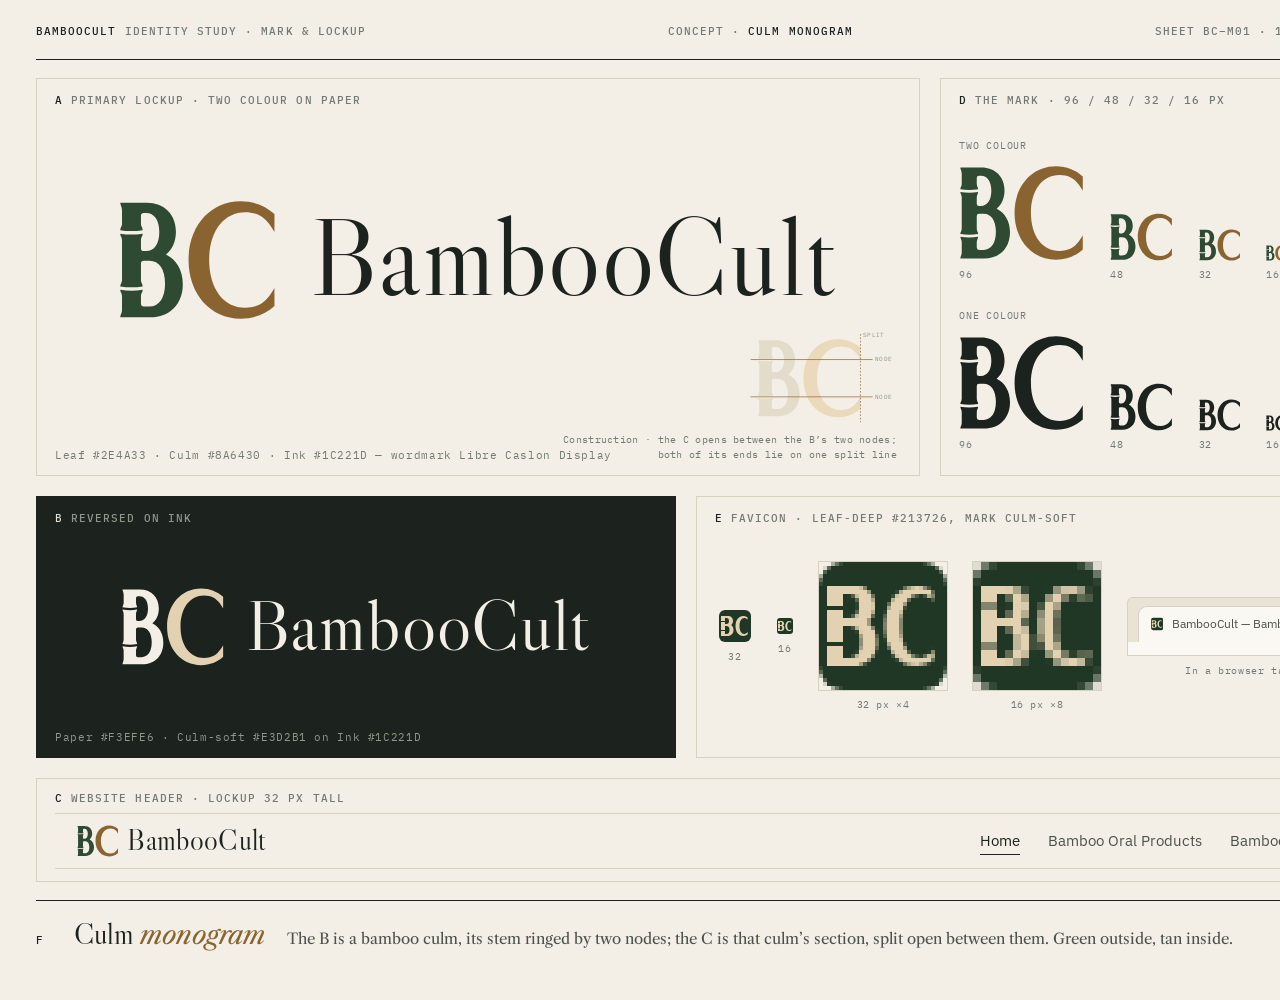
<file: brand/concepts/monogram/sheet.html>
<!doctype html>
<html lang="en">
<head>
<meta charset="utf-8">
<meta name="viewport" content="width=1400">
<title>BambooCult · Culm monogram</title>
<link rel="preconnect" href="https://fonts.googleapis.com">
<link rel="preconnect" href="https://fonts.gstatic.com" crossorigin>
<link rel="stylesheet" href="https://fonts.googleapis.com/css2?family=IBM+Plex+Mono:wght@400;500&family=IBM+Plex+Sans:wght@400;500&family=Libre+Caslon+Display&family=Libre+Caslon+Text:ital,wght@0,400;1,400&display=swap">
<style>
:root {
  --paper: #f3efe6; --paper-2: #e9e3d6; --card: #faf8f3; --ink: #1c221d; --ink-2: #4b524b; --ink-3: #737a71;
  --line: #d9d1c0; --line-2: #c5baa4; --leaf: #2e4a33; --leaf-deep: #213726; --culm: #8a6430; --culm-soft: #e3d2b1;
  --mono: 'IBM Plex Mono', ui-monospace, monospace; --sans: 'IBM Plex Sans', system-ui, sans-serif;
  --serif: 'Libre Caslon Text', Georgia, serif; --display: 'Libre Caslon Display', Georgia, serif;
}
* { box-sizing: border-box; }
html, body { margin: 0; width: 1400px; height: 1000px; overflow: hidden; background: var(--paper); color: var(--ink); }
body { font: 400 13px/1.45 var(--sans); -webkit-font-smoothing: antialiased; }
.sheet { position: relative; width: 1400px; height: 1000px; }
.abs { position: absolute; }
.lbl { font: 500 10.5px/1 var(--mono); letter-spacing: .1em; text-transform: uppercase; color: var(--ink-3); }
.lbl b { color: var(--ink); font-weight: 500; margin-right: 8px; }
.topbar { left: 36px; right: 36px; top: 26px; height: 34px; display: flex; justify-content: space-between; align-items: flex-start; border-bottom: 1px solid var(--ink); }
.panel { border: 1px solid var(--line); }
.panel > .lbl { position: absolute; left: 18px; top: 16px; }
.panel > .meta { position: absolute; left: 18px; bottom: 15px; font: 400 10.5px/1 var(--mono); letter-spacing: .06em; color: var(--ink-3); }
.center { display: flex; align-items: center; justify-content: center; }
.bc-lockup, .bc-mark { display: block; }

/* A */
.pA { left: 36px; top: 78px; width: 884px; height: 398px; }
.pA .bc-lockup { width: 720px; height: auto; margin-top: -34px; }
.consfig { position: absolute; right: 22px; bottom: 13px; margin: 0; display: flex; flex-direction: column; align-items: flex-end; gap: 7px; }
.consfig figcaption { width: 360px; font: 400 10px/1.5 var(--mono); letter-spacing: .03em; color: var(--ink-3); text-align: right; }
.cons { display: block; }
/* D */
.pD { left: 940px; top: 78px; width: 424px; height: 398px; }
.sizes { display: flex; align-items: flex-end; gap: 26px; }
.sz { margin: 0; display: flex; flex-direction: column; align-items: flex-start; gap: 9px; }
.sz__box { display: flex; align-items: flex-end; }
.sz figcaption { font: 400 10px/1 var(--mono); color: var(--ink-3); letter-spacing: .06em; }
.row2col { color: var(--leaf); }
.row1col { color: var(--ink); }
.row1col .bc-c { fill: currentColor; }
.rowtag { font: 400 10px/1 var(--mono); letter-spacing: .08em; color: var(--ink-3); text-transform: uppercase; margin-bottom: 14px; }
/* B */
.pB { left: 36px; top: 496px; width: 640px; height: 262px; background: var(--ink); border-color: var(--ink); }
.pB > .lbl, .pB > .meta { color: #8f978c; }
.pB > .lbl b { color: #e4e0d4; }
.pB .bc-lockup { width: 470px; height: auto; color: var(--paper); }
.pB .bc-b { fill: var(--paper); }
.pB .bc-c { fill: var(--culm-soft); }
/* E */
.pE { left: 696px; top: 496px; width: 668px; height: 262px; }
.favrow { position: absolute; left: 22px; right: 18px; top: 48px; bottom: 30px; display: flex; align-items: center; gap: 26px; }
.fv { display: flex; flex-direction: column; align-items: center; gap: 10px; margin: 0; }
.fv figcaption { font: 400 10px/1 var(--mono); color: var(--ink-3); letter-spacing: .06em; text-align: center; }
.zoom { image-rendering: pixelated; display: block; outline: 1px solid var(--line); }
.tab { width: 200px; height: 36px; background: var(--card); border: 1px solid var(--line); border-bottom: 0; border-radius: 9px 9px 0 0; display: flex; align-items: center; gap: 9px; padding: 0 12px; font: 400 12px/1 var(--sans); color: var(--ink-2); white-space: nowrap; overflow: hidden; }
.tab span { overflow: hidden; text-overflow: ellipsis; }
.tab i { margin-left: auto; font-style: normal; color: var(--ink-3); }
.tabbar { background: var(--paper-2); padding: 8px 10px 0; border: 1px solid var(--line); border-bottom: 0; border-radius: 6px 6px 0 0; }
.addr { height: 14px; background: var(--card); border: 1px solid var(--line); border-top: 0; }
/* C */
.pC { left: 36px; top: 778px; width: 1328px; height: 104px; }
.hdr { position: absolute; left: 18px; right: 18px; top: 34px; height: 56px; display: flex; align-items: center; gap: 36px; padding: 0 22px; background: var(--paper); border-top: 1px solid var(--line); border-bottom: 1px solid var(--line); }
.hdr .bc-lockup { height: 32px; width: auto; }
.hdr nav { display: flex; gap: 28px; margin-left: auto; font: 400 15px/1 var(--sans); color: var(--ink-2); }
.hdr nav a { color: inherit; text-decoration: none; padding: 6px 0; }
.hdr nav a:first-child { color: var(--ink); border-bottom: 1px solid var(--ink); }
.hdr .pill { font: 500 12px/1 var(--mono); letter-spacing: .06em; border: 1px solid var(--ink); padding: 8px 12px; color: var(--ink); }
/* F */
.cap { left: 36px; right: 36px; top: 900px; height: 70px; border-top: 1px solid var(--ink); display: flex; align-items: baseline; gap: 22px; padding-top: 18px; }
.cap h1 { margin: 0; font: 400 30px/1 var(--display); letter-spacing: -.005em; white-space: nowrap; }
.cap h1 em { font-family: var(--serif); font-style: italic; font-size: 26px; color: var(--culm); }
.cap p { margin: 0; font: 400 15px/1.45 var(--serif); color: var(--ink-2); }
</style>
</head>
<body>
<main class="sheet">
  <header class="abs topbar">
    <span class="lbl"><b>BambooCult</b>Identity study · Mark &amp; lockup</span>
    <span class="lbl">Concept · <b style="margin:0">Culm monogram</b></span>
    <span class="lbl">Sheet BC–M01 · 1400 × 1000</span>
  </header>

  <section class="abs panel pA center">
    <span class="lbl"><b>A</b>Primary lockup · two colour on paper</span>
    <svg xmlns="http://www.w3.org/2000/svg" class="bc-lockup" viewBox="-3.5 -3.2 627.83 106.4" color="#1c221d" role="img" aria-label="BambooCult"><path class="bc-b" fill="#2e4a33" d="M-1.5 0L21.5 0C36.8 0 47 10.15 47 25.38C47 33.89 43.81 40.82 38.32 45.27C47.46 49.78 53 59.05 53 71.12C53 88.45 41.6 100 24.5 100L-1.5 100C-1.5 97.55 0 96.85 0 93L0 82C0 78.7 -1.5 78.4 -1.5 76Q8.25 77.6 18 76C18 78.4 16.5 78.7 16.5 82L16.5 88Q16.5 90.5 19 90.5L24 90.5C32.37 90.5 37.5 82.95 37.5 70.62C37.5 58.3 32.37 50.75 24 50.75L19 50.75Q16.5 50.75 16.5 53.25L16.5 67C16.5 70.3 18 70.6 18 73Q8.25 74.6 -1.5 73C-1.5 70.6 0 70.3 0 67L0 33C0 29.7 -1.5 29.4 -1.5 27Q8.25 28.6 18 27C18 29.4 16.5 29.7 16.5 33L16.5 39.75Q16.5 42.25 19 42.25L21 42.25C28.13 42.25 32.5 35.93 32.5 25.62C32.5 15.32 28.13 9 21 9L19 9Q16.5 9 16.5 11.5L16.5 18C16.5 21.3 18 21.6 18 24Q8.25 25.6 -1.5 24C-1.5 21.6 0 21.3 0 18L0 7C0 3.15 -1.5 2.45 -1.5 0Z"/><path class="bc-c" fill="#8a6430" d="M132.91 9.98C125.15 2.9 115.02 -1.2 103.5 -1.2C77.11 -1.2 58 20.3 58 50C58 79.7 77.11 101.2 103.5 101.2C115.02 101.2 125.15 97.1 132.91 90.02L132.91 74.5C129.62 80.33 125.1 86.51 119.63 89.08C115.98 90.79 111.91 91.7 107.5 91.7C88.6 91.7 76 75.02 76 50C76 24.98 88.6 8.3 107.5 8.3C111.91 8.3 115.98 9.21 119.63 10.92C125.1 13.49 129.62 19.67 132.91 25.5Z"/><text class="bc-word" x="164.03" y="80.72" fill="currentColor" font-family="'Libre Caslon Display', 'Libre Caslon Text', Georgia, serif" font-size="96" font-weight="400" letter-spacing="1.15">BambooCult</text></svg>
    <span class="meta">Leaf #2E4A33 · Culm #8A6430 · Ink #1C221D — wordmark Libre Caslon Display</span>
    <figure class="consfig"><svg class="cons" viewBox="-13.5 -12 194.4 124" width="148" height="94.4" aria-hidden="true"><path fill="#e4dccb" d="M-1.5 0L21.5 0C36.8 0 47 10.15 47 25.38C47 33.89 43.81 40.82 38.32 45.27C47.46 49.78 53 59.05 53 71.12C53 88.45 41.6 100 24.5 100L-1.5 100C-1.5 97.55 0 96.85 0 93L0 82C0 78.7 -1.5 78.4 -1.5 76Q8.25 77.6 18 76C18 78.4 16.5 78.7 16.5 82L16.5 88Q16.5 90.5 19 90.5L24 90.5C32.37 90.5 37.5 82.95 37.5 70.62C37.5 58.3 32.37 50.75 24 50.75L19 50.75Q16.5 50.75 16.5 53.25L16.5 67C16.5 70.3 18 70.6 18 73Q8.25 74.6 -1.5 73C-1.5 70.6 0 70.3 0 67L0 33C0 29.7 -1.5 29.4 -1.5 27Q8.25 28.6 18 27C18 29.4 16.5 29.7 16.5 33L16.5 39.75Q16.5 42.25 19 42.25L21 42.25C28.13 42.25 32.5 35.93 32.5 25.62C32.5 15.32 28.13 9 21 9L19 9Q16.5 9 16.5 11.5L16.5 18C16.5 21.3 18 21.6 18 24Q8.25 25.6 -1.5 24C-1.5 21.6 0 21.3 0 18L0 7C0 3.15 -1.5 2.45 -1.5 0Z"/><path fill="#ead9bb" d="M132.91 9.98C125.15 2.9 115.02 -1.2 103.5 -1.2C77.11 -1.2 58 20.3 58 50C58 79.7 77.11 101.2 103.5 101.2C115.02 101.2 125.15 97.1 132.91 90.02L132.91 74.5C129.62 80.33 125.1 86.51 119.63 89.08C115.98 90.79 111.91 91.7 107.5 91.7C88.6 91.7 76 75.02 76 50C76 24.98 88.6 8.3 107.5 8.3C111.91 8.3 115.98 9.21 119.63 10.92C125.1 13.49 129.62 19.67 132.91 25.5Z"/><g stroke="#8a6430" stroke-width="0.9" fill="none"><line x1="-11.5" y1="25.50" x2="148.9" y2="25.50" /><line x1="-11.5" y1="74.50" x2="148.9" y2="74.50" /><line x1="132.91" y1="-8" x2="132.91" y2="108" stroke-dasharray="2.2 2.2"/></g><g font-family="IBM Plex Mono, monospace" font-size="7.5" fill="#8f938a" letter-spacing=".5"><text x="151.9" y="27.70">NODE</text><text x="151.9" y="76.70">NODE</text><text x="135.91" y="-4.5">SPLIT</text></g></svg><figcaption>Construction · the C opens between the B’s two nodes;<br>both of its ends lie on one split line</figcaption></figure>
  </section>

  <section class="abs panel pD">
    <span class="lbl"><b>D</b>The mark · 96 / 48 / 32 / 16 px</span>
    <div class="abs" style="left:18px;top:62px">
      <div class="rowtag">Two colour</div>
      <div class="sizes row2col"><figure class="sz"><div class="sz__box" style="height:96px"><svg xmlns="http://www.w3.org/2000/svg" class="bc-mark" viewBox="-3 -2.7 137.41 105.4" height="96" width="125.15" role="img" aria-label="BambooCult monogram"><path class="bc-b" fill="currentColor" d="M-1.5 0L21.5 0C36.8 0 47 10.15 47 25.38C47 33.89 43.81 40.82 38.32 45.27C47.46 49.78 53 59.05 53 71.12C53 88.45 41.6 100 24.5 100L-1.5 100C-1.5 97.55 0 96.85 0 93L0 82C0 78.7 -1.5 78.4 -1.5 76Q8.25 77.6 18 76C18 78.4 16.5 78.7 16.5 82L16.5 88Q16.5 90.5 19 90.5L24 90.5C32.37 90.5 37.5 82.95 37.5 70.62C37.5 58.3 32.37 50.75 24 50.75L19 50.75Q16.5 50.75 16.5 53.25L16.5 67C16.5 70.3 18 70.6 18 73Q8.25 74.6 -1.5 73C-1.5 70.6 0 70.3 0 67L0 33C0 29.7 -1.5 29.4 -1.5 27Q8.25 28.6 18 27C18 29.4 16.5 29.7 16.5 33L16.5 39.75Q16.5 42.25 19 42.25L21 42.25C28.13 42.25 32.5 35.93 32.5 25.62C32.5 15.32 28.13 9 21 9L19 9Q16.5 9 16.5 11.5L16.5 18C16.5 21.3 18 21.6 18 24Q8.25 25.6 -1.5 24C-1.5 21.6 0 21.3 0 18L0 7C0 3.15 -1.5 2.45 -1.5 0Z"/><path class="bc-c" fill="#8a6430" d="M132.91 9.98C125.15 2.9 115.02 -1.2 103.5 -1.2C77.11 -1.2 58 20.3 58 50C58 79.7 77.11 101.2 103.5 101.2C115.02 101.2 125.15 97.1 132.91 90.02L132.91 74.5C129.62 80.33 125.1 86.51 119.63 89.08C115.98 90.79 111.91 91.7 107.5 91.7C88.6 91.7 76 75.02 76 50C76 24.98 88.6 8.3 107.5 8.3C111.91 8.3 115.98 9.21 119.63 10.92C125.1 13.49 129.62 19.67 132.91 25.5Z"/></svg></div><figcaption>96</figcaption></figure><figure class="sz"><div class="sz__box" style="height:48px"><svg xmlns="http://www.w3.org/2000/svg" class="bc-mark" viewBox="-3 -2.7 137.41 105.4" height="48" width="62.58" role="img" aria-label="BambooCult monogram"><path class="bc-b" fill="currentColor" d="M-1.5 0L21.5 0C36.8 0 47 10.15 47 25.38C47 33.89 43.81 40.82 38.32 45.27C47.46 49.78 53 59.05 53 71.12C53 88.45 41.6 100 24.5 100L-1.5 100C-1.5 97.55 0 96.85 0 93L0 82C0 78.7 -1.5 78.4 -1.5 76Q8.25 77.6 18 76C18 78.4 16.5 78.7 16.5 82L16.5 88Q16.5 90.5 19 90.5L24 90.5C32.37 90.5 37.5 82.95 37.5 70.62C37.5 58.3 32.37 50.75 24 50.75L19 50.75Q16.5 50.75 16.5 53.25L16.5 67C16.5 70.3 18 70.6 18 73Q8.25 74.6 -1.5 73C-1.5 70.6 0 70.3 0 67L0 33C0 29.7 -1.5 29.4 -1.5 27Q8.25 28.6 18 27C18 29.4 16.5 29.7 16.5 33L16.5 39.75Q16.5 42.25 19 42.25L21 42.25C28.13 42.25 32.5 35.93 32.5 25.62C32.5 15.32 28.13 9 21 9L19 9Q16.5 9 16.5 11.5L16.5 18C16.5 21.3 18 21.6 18 24Q8.25 25.6 -1.5 24C-1.5 21.6 0 21.3 0 18L0 7C0 3.15 -1.5 2.45 -1.5 0Z"/><path class="bc-c" fill="#8a6430" d="M132.91 9.98C125.15 2.9 115.02 -1.2 103.5 -1.2C77.11 -1.2 58 20.3 58 50C58 79.7 77.11 101.2 103.5 101.2C115.02 101.2 125.15 97.1 132.91 90.02L132.91 74.5C129.62 80.33 125.1 86.51 119.63 89.08C115.98 90.79 111.91 91.7 107.5 91.7C88.6 91.7 76 75.02 76 50C76 24.98 88.6 8.3 107.5 8.3C111.91 8.3 115.98 9.21 119.63 10.92C125.1 13.49 129.62 19.67 132.91 25.5Z"/></svg></div><figcaption>48</figcaption></figure><figure class="sz"><div class="sz__box" style="height:32px"><svg xmlns="http://www.w3.org/2000/svg" class="bc-mark" viewBox="-3 -2.7 137.41 105.4" height="32" width="41.72" role="img" aria-label="BambooCult monogram"><path class="bc-b" fill="currentColor" d="M-1.5 0L21.5 0C36.8 0 47 10.15 47 25.38C47 33.89 43.81 40.82 38.32 45.27C47.46 49.78 53 59.05 53 71.12C53 88.45 41.6 100 24.5 100L-1.5 100C-1.5 97.55 0 96.85 0 93L0 82C0 78.7 -1.5 78.4 -1.5 76Q8.25 77.6 18 76C18 78.4 16.5 78.7 16.5 82L16.5 88Q16.5 90.5 19 90.5L24 90.5C32.37 90.5 37.5 82.95 37.5 70.62C37.5 58.3 32.37 50.75 24 50.75L19 50.75Q16.5 50.75 16.5 53.25L16.5 67C16.5 70.3 18 70.6 18 73Q8.25 74.6 -1.5 73C-1.5 70.6 0 70.3 0 67L0 33C0 29.7 -1.5 29.4 -1.5 27Q8.25 28.6 18 27C18 29.4 16.5 29.7 16.5 33L16.5 39.75Q16.5 42.25 19 42.25L21 42.25C28.13 42.25 32.5 35.93 32.5 25.62C32.5 15.32 28.13 9 21 9L19 9Q16.5 9 16.5 11.5L16.5 18C16.5 21.3 18 21.6 18 24Q8.25 25.6 -1.5 24C-1.5 21.6 0 21.3 0 18L0 7C0 3.15 -1.5 2.45 -1.5 0Z"/><path class="bc-c" fill="#8a6430" d="M132.91 9.98C125.15 2.9 115.02 -1.2 103.5 -1.2C77.11 -1.2 58 20.3 58 50C58 79.7 77.11 101.2 103.5 101.2C115.02 101.2 125.15 97.1 132.91 90.02L132.91 74.5C129.62 80.33 125.1 86.51 119.63 89.08C115.98 90.79 111.91 91.7 107.5 91.7C88.6 91.7 76 75.02 76 50C76 24.98 88.6 8.3 107.5 8.3C111.91 8.3 115.98 9.21 119.63 10.92C125.1 13.49 129.62 19.67 132.91 25.5Z"/></svg></div><figcaption>32</figcaption></figure><figure class="sz"><div class="sz__box" style="height:16px"><svg xmlns="http://www.w3.org/2000/svg" class="bc-mark" viewBox="-3 -2.7 137.41 105.4" height="16" width="20.86" role="img" aria-label="BambooCult monogram"><path class="bc-b" fill="currentColor" d="M-1.5 0L21.5 0C36.8 0 47 10.15 47 25.38C47 33.89 43.81 40.82 38.32 45.27C47.46 49.78 53 59.05 53 71.12C53 88.45 41.6 100 24.5 100L-1.5 100C-1.5 97.55 0 96.85 0 93L0 82C0 78.7 -1.5 78.4 -1.5 76Q8.25 77.6 18 76C18 78.4 16.5 78.7 16.5 82L16.5 88Q16.5 90.5 19 90.5L24 90.5C32.37 90.5 37.5 82.95 37.5 70.62C37.5 58.3 32.37 50.75 24 50.75L19 50.75Q16.5 50.75 16.5 53.25L16.5 67C16.5 70.3 18 70.6 18 73Q8.25 74.6 -1.5 73C-1.5 70.6 0 70.3 0 67L0 33C0 29.7 -1.5 29.4 -1.5 27Q8.25 28.6 18 27C18 29.4 16.5 29.7 16.5 33L16.5 39.75Q16.5 42.25 19 42.25L21 42.25C28.13 42.25 32.5 35.93 32.5 25.62C32.5 15.32 28.13 9 21 9L19 9Q16.5 9 16.5 11.5L16.5 18C16.5 21.3 18 21.6 18 24Q8.25 25.6 -1.5 24C-1.5 21.6 0 21.3 0 18L0 7C0 3.15 -1.5 2.45 -1.5 0Z"/><path class="bc-c" fill="#8a6430" d="M132.91 9.98C125.15 2.9 115.02 -1.2 103.5 -1.2C77.11 -1.2 58 20.3 58 50C58 79.7 77.11 101.2 103.5 101.2C115.02 101.2 125.15 97.1 132.91 90.02L132.91 74.5C129.62 80.33 125.1 86.51 119.63 89.08C115.98 90.79 111.91 91.7 107.5 91.7C88.6 91.7 76 75.02 76 50C76 24.98 88.6 8.3 107.5 8.3C111.91 8.3 115.98 9.21 119.63 10.92C125.1 13.49 129.62 19.67 132.91 25.5Z"/></svg></div><figcaption>16</figcaption></figure></div>
    </div>
    <div class="abs" style="left:18px;top:232px">
      <div class="rowtag">One colour</div>
      <div class="sizes row1col"><figure class="sz"><div class="sz__box" style="height:96px"><svg xmlns="http://www.w3.org/2000/svg" class="bc-mark" viewBox="-3 -2.7 137.41 105.4" height="96" width="125.15" role="img" aria-label="BambooCult monogram"><path class="bc-b" fill="currentColor" d="M-1.5 0L21.5 0C36.8 0 47 10.15 47 25.38C47 33.89 43.81 40.82 38.32 45.27C47.46 49.78 53 59.05 53 71.12C53 88.45 41.6 100 24.5 100L-1.5 100C-1.5 97.55 0 96.85 0 93L0 82C0 78.7 -1.5 78.4 -1.5 76Q8.25 77.6 18 76C18 78.4 16.5 78.7 16.5 82L16.5 88Q16.5 90.5 19 90.5L24 90.5C32.37 90.5 37.5 82.95 37.5 70.62C37.5 58.3 32.37 50.75 24 50.75L19 50.75Q16.5 50.75 16.5 53.25L16.5 67C16.5 70.3 18 70.6 18 73Q8.25 74.6 -1.5 73C-1.5 70.6 0 70.3 0 67L0 33C0 29.7 -1.5 29.4 -1.5 27Q8.25 28.6 18 27C18 29.4 16.5 29.7 16.5 33L16.5 39.75Q16.5 42.25 19 42.25L21 42.25C28.13 42.25 32.5 35.93 32.5 25.62C32.5 15.32 28.13 9 21 9L19 9Q16.5 9 16.5 11.5L16.5 18C16.5 21.3 18 21.6 18 24Q8.25 25.6 -1.5 24C-1.5 21.6 0 21.3 0 18L0 7C0 3.15 -1.5 2.45 -1.5 0Z"/><path class="bc-c" fill="#8a6430" d="M132.91 9.98C125.15 2.9 115.02 -1.2 103.5 -1.2C77.11 -1.2 58 20.3 58 50C58 79.7 77.11 101.2 103.5 101.2C115.02 101.2 125.15 97.1 132.91 90.02L132.91 74.5C129.62 80.33 125.1 86.51 119.63 89.08C115.98 90.79 111.91 91.7 107.5 91.7C88.6 91.7 76 75.02 76 50C76 24.98 88.6 8.3 107.5 8.3C111.91 8.3 115.98 9.21 119.63 10.92C125.1 13.49 129.62 19.67 132.91 25.5Z"/></svg></div><figcaption>96</figcaption></figure><figure class="sz"><div class="sz__box" style="height:48px"><svg xmlns="http://www.w3.org/2000/svg" class="bc-mark" viewBox="-3 -2.7 137.41 105.4" height="48" width="62.58" role="img" aria-label="BambooCult monogram"><path class="bc-b" fill="currentColor" d="M-1.5 0L21.5 0C36.8 0 47 10.15 47 25.38C47 33.89 43.81 40.82 38.32 45.27C47.46 49.78 53 59.05 53 71.12C53 88.45 41.6 100 24.5 100L-1.5 100C-1.5 97.55 0 96.85 0 93L0 82C0 78.7 -1.5 78.4 -1.5 76Q8.25 77.6 18 76C18 78.4 16.5 78.7 16.5 82L16.5 88Q16.5 90.5 19 90.5L24 90.5C32.37 90.5 37.5 82.95 37.5 70.62C37.5 58.3 32.37 50.75 24 50.75L19 50.75Q16.5 50.75 16.5 53.25L16.5 67C16.5 70.3 18 70.6 18 73Q8.25 74.6 -1.5 73C-1.5 70.6 0 70.3 0 67L0 33C0 29.7 -1.5 29.4 -1.5 27Q8.25 28.6 18 27C18 29.4 16.5 29.7 16.5 33L16.5 39.75Q16.5 42.25 19 42.25L21 42.25C28.13 42.25 32.5 35.93 32.5 25.62C32.5 15.32 28.13 9 21 9L19 9Q16.5 9 16.5 11.5L16.5 18C16.5 21.3 18 21.6 18 24Q8.25 25.6 -1.5 24C-1.5 21.6 0 21.3 0 18L0 7C0 3.15 -1.5 2.45 -1.5 0Z"/><path class="bc-c" fill="#8a6430" d="M132.91 9.98C125.15 2.9 115.02 -1.2 103.5 -1.2C77.11 -1.2 58 20.3 58 50C58 79.7 77.11 101.2 103.5 101.2C115.02 101.2 125.15 97.1 132.91 90.02L132.91 74.5C129.62 80.33 125.1 86.51 119.63 89.08C115.98 90.79 111.91 91.7 107.5 91.7C88.6 91.7 76 75.02 76 50C76 24.98 88.6 8.3 107.5 8.3C111.91 8.3 115.98 9.21 119.63 10.92C125.1 13.49 129.62 19.67 132.91 25.5Z"/></svg></div><figcaption>48</figcaption></figure><figure class="sz"><div class="sz__box" style="height:32px"><svg xmlns="http://www.w3.org/2000/svg" class="bc-mark" viewBox="-3 -2.7 137.41 105.4" height="32" width="41.72" role="img" aria-label="BambooCult monogram"><path class="bc-b" fill="currentColor" d="M-1.5 0L21.5 0C36.8 0 47 10.15 47 25.38C47 33.89 43.81 40.82 38.32 45.27C47.46 49.78 53 59.05 53 71.12C53 88.45 41.6 100 24.5 100L-1.5 100C-1.5 97.55 0 96.85 0 93L0 82C0 78.7 -1.5 78.4 -1.5 76Q8.25 77.6 18 76C18 78.4 16.5 78.7 16.5 82L16.5 88Q16.5 90.5 19 90.5L24 90.5C32.37 90.5 37.5 82.95 37.5 70.62C37.5 58.3 32.37 50.75 24 50.75L19 50.75Q16.5 50.75 16.5 53.25L16.5 67C16.5 70.3 18 70.6 18 73Q8.25 74.6 -1.5 73C-1.5 70.6 0 70.3 0 67L0 33C0 29.7 -1.5 29.4 -1.5 27Q8.25 28.6 18 27C18 29.4 16.5 29.7 16.5 33L16.5 39.75Q16.5 42.25 19 42.25L21 42.25C28.13 42.25 32.5 35.93 32.5 25.62C32.5 15.32 28.13 9 21 9L19 9Q16.5 9 16.5 11.5L16.5 18C16.5 21.3 18 21.6 18 24Q8.25 25.6 -1.5 24C-1.5 21.6 0 21.3 0 18L0 7C0 3.15 -1.5 2.45 -1.5 0Z"/><path class="bc-c" fill="#8a6430" d="M132.91 9.98C125.15 2.9 115.02 -1.2 103.5 -1.2C77.11 -1.2 58 20.3 58 50C58 79.7 77.11 101.2 103.5 101.2C115.02 101.2 125.15 97.1 132.91 90.02L132.91 74.5C129.62 80.33 125.1 86.51 119.63 89.08C115.98 90.79 111.91 91.7 107.5 91.7C88.6 91.7 76 75.02 76 50C76 24.98 88.6 8.3 107.5 8.3C111.91 8.3 115.98 9.21 119.63 10.92C125.1 13.49 129.62 19.67 132.91 25.5Z"/></svg></div><figcaption>32</figcaption></figure><figure class="sz"><div class="sz__box" style="height:16px"><svg xmlns="http://www.w3.org/2000/svg" class="bc-mark" viewBox="-3 -2.7 137.41 105.4" height="16" width="20.86" role="img" aria-label="BambooCult monogram"><path class="bc-b" fill="currentColor" d="M-1.5 0L21.5 0C36.8 0 47 10.15 47 25.38C47 33.89 43.81 40.82 38.32 45.27C47.46 49.78 53 59.05 53 71.12C53 88.45 41.6 100 24.5 100L-1.5 100C-1.5 97.55 0 96.85 0 93L0 82C0 78.7 -1.5 78.4 -1.5 76Q8.25 77.6 18 76C18 78.4 16.5 78.7 16.5 82L16.5 88Q16.5 90.5 19 90.5L24 90.5C32.37 90.5 37.5 82.95 37.5 70.62C37.5 58.3 32.37 50.75 24 50.75L19 50.75Q16.5 50.75 16.5 53.25L16.5 67C16.5 70.3 18 70.6 18 73Q8.25 74.6 -1.5 73C-1.5 70.6 0 70.3 0 67L0 33C0 29.7 -1.5 29.4 -1.5 27Q8.25 28.6 18 27C18 29.4 16.5 29.7 16.5 33L16.5 39.75Q16.5 42.25 19 42.25L21 42.25C28.13 42.25 32.5 35.93 32.5 25.62C32.5 15.32 28.13 9 21 9L19 9Q16.5 9 16.5 11.5L16.5 18C16.5 21.3 18 21.6 18 24Q8.25 25.6 -1.5 24C-1.5 21.6 0 21.3 0 18L0 7C0 3.15 -1.5 2.45 -1.5 0Z"/><path class="bc-c" fill="#8a6430" d="M132.91 9.98C125.15 2.9 115.02 -1.2 103.5 -1.2C77.11 -1.2 58 20.3 58 50C58 79.7 77.11 101.2 103.5 101.2C115.02 101.2 125.15 97.1 132.91 90.02L132.91 74.5C129.62 80.33 125.1 86.51 119.63 89.08C115.98 90.79 111.91 91.7 107.5 91.7C88.6 91.7 76 75.02 76 50C76 24.98 88.6 8.3 107.5 8.3C111.91 8.3 115.98 9.21 119.63 10.92C125.1 13.49 129.62 19.67 132.91 25.5Z"/></svg></div><figcaption>16</figcaption></figure></div>
    </div>
  </section>

  <section class="abs panel pB center">
    <span class="lbl"><b>B</b>Reversed on ink</span>
    <svg xmlns="http://www.w3.org/2000/svg" class="bc-lockup is-reversed" viewBox="-3.5 -3.2 627.83 106.4" color="#1c221d" role="img" aria-label="BambooCult"><path class="bc-b" fill="#2e4a33" d="M-1.5 0L21.5 0C36.8 0 47 10.15 47 25.38C47 33.89 43.81 40.82 38.32 45.27C47.46 49.78 53 59.05 53 71.12C53 88.45 41.6 100 24.5 100L-1.5 100C-1.5 97.55 0 96.85 0 93L0 82C0 78.7 -1.5 78.4 -1.5 76Q8.25 77.6 18 76C18 78.4 16.5 78.7 16.5 82L16.5 88Q16.5 90.5 19 90.5L24 90.5C32.37 90.5 37.5 82.95 37.5 70.62C37.5 58.3 32.37 50.75 24 50.75L19 50.75Q16.5 50.75 16.5 53.25L16.5 67C16.5 70.3 18 70.6 18 73Q8.25 74.6 -1.5 73C-1.5 70.6 0 70.3 0 67L0 33C0 29.7 -1.5 29.4 -1.5 27Q8.25 28.6 18 27C18 29.4 16.5 29.7 16.5 33L16.5 39.75Q16.5 42.25 19 42.25L21 42.25C28.13 42.25 32.5 35.93 32.5 25.62C32.5 15.32 28.13 9 21 9L19 9Q16.5 9 16.5 11.5L16.5 18C16.5 21.3 18 21.6 18 24Q8.25 25.6 -1.5 24C-1.5 21.6 0 21.3 0 18L0 7C0 3.15 -1.5 2.45 -1.5 0Z"/><path class="bc-c" fill="#8a6430" d="M132.91 9.98C125.15 2.9 115.02 -1.2 103.5 -1.2C77.11 -1.2 58 20.3 58 50C58 79.7 77.11 101.2 103.5 101.2C115.02 101.2 125.15 97.1 132.91 90.02L132.91 74.5C129.62 80.33 125.1 86.51 119.63 89.08C115.98 90.79 111.91 91.7 107.5 91.7C88.6 91.7 76 75.02 76 50C76 24.98 88.6 8.3 107.5 8.3C111.91 8.3 115.98 9.21 119.63 10.92C125.1 13.49 129.62 19.67 132.91 25.5Z"/><text class="bc-word" x="164.03" y="80.72" fill="currentColor" font-family="'Libre Caslon Display', 'Libre Caslon Text', Georgia, serif" font-size="96" font-weight="400" letter-spacing="1.15">BambooCult</text></svg>
    <span class="meta">Paper #F3EFE6 · Culm-soft #E3D2B1 on Ink #1C221D</span>
  </section>

  <section class="abs panel pE">
    <span class="lbl"><b>E</b>Favicon · leaf-deep #213726, mark culm-soft</span>
    <div class="favrow">
      <figure class="fv"><svg xmlns="http://www.w3.org/2000/svg" viewBox="0 0 32 32" width="32" height="32" class="bc-fav" id="fav-src"><rect width="32" height="32" rx="6" fill="#213726"/><g fill="#e3d2b1" transform="translate(2 6) scale(0.2)"><path d="M0 0L35 0C50 0 60 10 60 25C60 33.77 56.58 40.83 50.75 45.18C58.14 50.34 62.5 59.06 62.5 70C62.5 88 50.7 100 33 100L0 100L0 75Q10 75 20 75L20 90L28 90C37.28 90 42.5 82.8 42.5 70C42.5 57.2 37.28 50 28 50L20 50L20 70Q10 70 0 70L0 30Q10 30 20 30L20 40L28 40C35.68 40 40 34.6 40 25C40 15.4 35.68 10 28 10L20 10L20 25Q10 25 0 25Z"/><path d="M132.5 7.51C126.51 2.7 119.25 0 111.2 0C88.75 0 72.5 21 72.5 50C72.5 79 88.75 100 111.2 100C119.8 100 127.49 96.92 133.7 91.49L133.7 79.33C129.51 86.13 123.59 90 116.5 90C102.1 90 92.5 74 92.5 50C92.5 26 102.1 10 116.5 10C122.93 10 128.41 13.19 132.5 18.87Z"/></g></svg><figcaption>32</figcaption></figure>
      <figure class="fv"><svg xmlns="http://www.w3.org/2000/svg" viewBox="0 0 32 32" width="16" height="16" class="bc-fav"><rect width="32" height="32" rx="6" fill="#213726"/><g fill="#e3d2b1" transform="translate(2 6) scale(0.2)"><path d="M0 0L35 0C50 0 60 10 60 25C60 33.77 56.58 40.83 50.75 45.18C58.14 50.34 62.5 59.06 62.5 70C62.5 88 50.7 100 33 100L0 100L0 75Q10 75 20 75L20 90L28 90C37.28 90 42.5 82.8 42.5 70C42.5 57.2 37.28 50 28 50L20 50L20 70Q10 70 0 70L0 30Q10 30 20 30L20 40L28 40C35.68 40 40 34.6 40 25C40 15.4 35.68 10 28 10L20 10L20 25Q10 25 0 25Z"/><path d="M132.5 7.51C126.51 2.7 119.25 0 111.2 0C88.75 0 72.5 21 72.5 50C72.5 79 88.75 100 111.2 100C119.8 100 127.49 96.92 133.7 91.49L133.7 79.33C129.51 86.13 123.59 90 116.5 90C102.1 90 92.5 74 92.5 50C92.5 26 102.1 10 116.5 10C122.93 10 128.41 13.19 132.5 18.87Z"/></g></svg><figcaption>16</figcaption></figure>
      <figure class="fv"><canvas class="zoom" data-px="32" width="32" height="32" style="width:128px;height:128px"></canvas><figcaption>32 px ×4</figcaption></figure>
      <figure class="fv"><canvas class="zoom" data-px="16" width="16" height="16" style="width:128px;height:128px"></canvas><figcaption>16 px ×8</figcaption></figure>
      <figure class="fv" style="align-self:center">
        <div><div class="tabbar"><div class="tab"><svg xmlns="http://www.w3.org/2000/svg" viewBox="0 0 32 32" width="16" height="16" class="bc-fav"><rect width="32" height="32" rx="6" fill="#213726"/><g fill="#e3d2b1" transform="translate(2 6) scale(0.2)"><path d="M0 0L35 0C50 0 60 10 60 25C60 33.77 56.58 40.83 50.75 45.18C58.14 50.34 62.5 59.06 62.5 70C62.5 88 50.7 100 33 100L0 100L0 75Q10 75 20 75L20 90L28 90C37.28 90 42.5 82.8 42.5 70C42.5 57.2 37.28 50 28 50L20 50L20 70Q10 70 0 70L0 30Q10 30 20 30L20 40L28 40C35.68 40 40 34.6 40 25C40 15.4 35.68 10 28 10L20 10L20 25Q10 25 0 25Z"/><path d="M132.5 7.51C126.51 2.7 119.25 0 111.2 0C88.75 0 72.5 21 72.5 50C72.5 79 88.75 100 111.2 100C119.8 100 127.49 96.92 133.7 91.49L133.7 79.33C129.51 86.13 123.59 90 116.5 90C102.1 90 92.5 74 92.5 50C92.5 26 102.1 10 116.5 10C122.93 10 128.41 13.19 132.5 18.87Z"/></g></svg><span>BambooCult — Bamboo products</span><i>×</i></div></div><div class="addr"></div></div>
        <figcaption>In a browser tab</figcaption>
      </figure>
    </div>
  </section>

  <section class="abs panel pC">
    <span class="lbl" style="position:absolute;left:18px;top:14px"><b>C</b>Website header · lockup 32 px tall</span>
    <div class="hdr">
      <svg xmlns="http://www.w3.org/2000/svg" class="bc-lockup is-header" viewBox="-3.5 -3.2 627.83 106.4" color="#1c221d" role="img" aria-label="BambooCult"><path class="bc-b" fill="#2e4a33" d="M-1.5 0L21.5 0C36.8 0 47 10.15 47 25.38C47 33.89 43.81 40.82 38.32 45.27C47.46 49.78 53 59.05 53 71.12C53 88.45 41.6 100 24.5 100L-1.5 100C-1.5 97.55 0 96.85 0 93L0 82C0 78.7 -1.5 78.4 -1.5 76Q8.25 77.6 18 76C18 78.4 16.5 78.7 16.5 82L16.5 88Q16.5 90.5 19 90.5L24 90.5C32.37 90.5 37.5 82.95 37.5 70.62C37.5 58.3 32.37 50.75 24 50.75L19 50.75Q16.5 50.75 16.5 53.25L16.5 67C16.5 70.3 18 70.6 18 73Q8.25 74.6 -1.5 73C-1.5 70.6 0 70.3 0 67L0 33C0 29.7 -1.5 29.4 -1.5 27Q8.25 28.6 18 27C18 29.4 16.5 29.7 16.5 33L16.5 39.75Q16.5 42.25 19 42.25L21 42.25C28.13 42.25 32.5 35.93 32.5 25.62C32.5 15.32 28.13 9 21 9L19 9Q16.5 9 16.5 11.5L16.5 18C16.5 21.3 18 21.6 18 24Q8.25 25.6 -1.5 24C-1.5 21.6 0 21.3 0 18L0 7C0 3.15 -1.5 2.45 -1.5 0Z"/><path class="bc-c" fill="#8a6430" d="M132.91 9.98C125.15 2.9 115.02 -1.2 103.5 -1.2C77.11 -1.2 58 20.3 58 50C58 79.7 77.11 101.2 103.5 101.2C115.02 101.2 125.15 97.1 132.91 90.02L132.91 74.5C129.62 80.33 125.1 86.51 119.63 89.08C115.98 90.79 111.91 91.7 107.5 91.7C88.6 91.7 76 75.02 76 50C76 24.98 88.6 8.3 107.5 8.3C111.91 8.3 115.98 9.21 119.63 10.92C125.1 13.49 129.62 19.67 132.91 25.5Z"/><text class="bc-word" x="164.03" y="80.72" fill="currentColor" font-family="'Libre Caslon Display', 'Libre Caslon Text', Georgia, serif" font-size="96" font-weight="400" letter-spacing="1.15">BambooCult</text></svg>
      <nav><a>Home</a><a>Bamboo Oral Products</a><a>Bamboo Craft</a></nav>
    </div>
  </section>

  <footer class="abs cap">
    <span class="lbl" style="flex:none"><b>F</b></span>
    <h1>Culm <em>monogram</em></h1>
    <p>The B is a bamboo culm, its stem ringed by two nodes; the C is that culm’s section, split open between them. Green outside, tan inside.</p>
  </footer>
</main>
<script>
// draw the favicon at its true pixel size, then enlarge without smoothing so the real 16/32 px rendering is visible
document.querySelectorAll('canvas.zoom').forEach(function (cv) {
  var px = +cv.dataset.px, img = new Image();
  var src = document.getElementById('fav-src').outerHTML.replace(/ id="fav-src"/, '').replace(/ width="32" height="32"/, ' width="' + px + '" height="' + px + '"');
  img.onload = function () { var g = cv.getContext('2d'); g.clearRect(0, 0, px, px); g.drawImage(img, 0, 0, px, px); };
  img.src = 'data:image/svg+xml;charset=utf-8,' + encodeURIComponent(src);
});
</script>
</body>
</html>
</file>
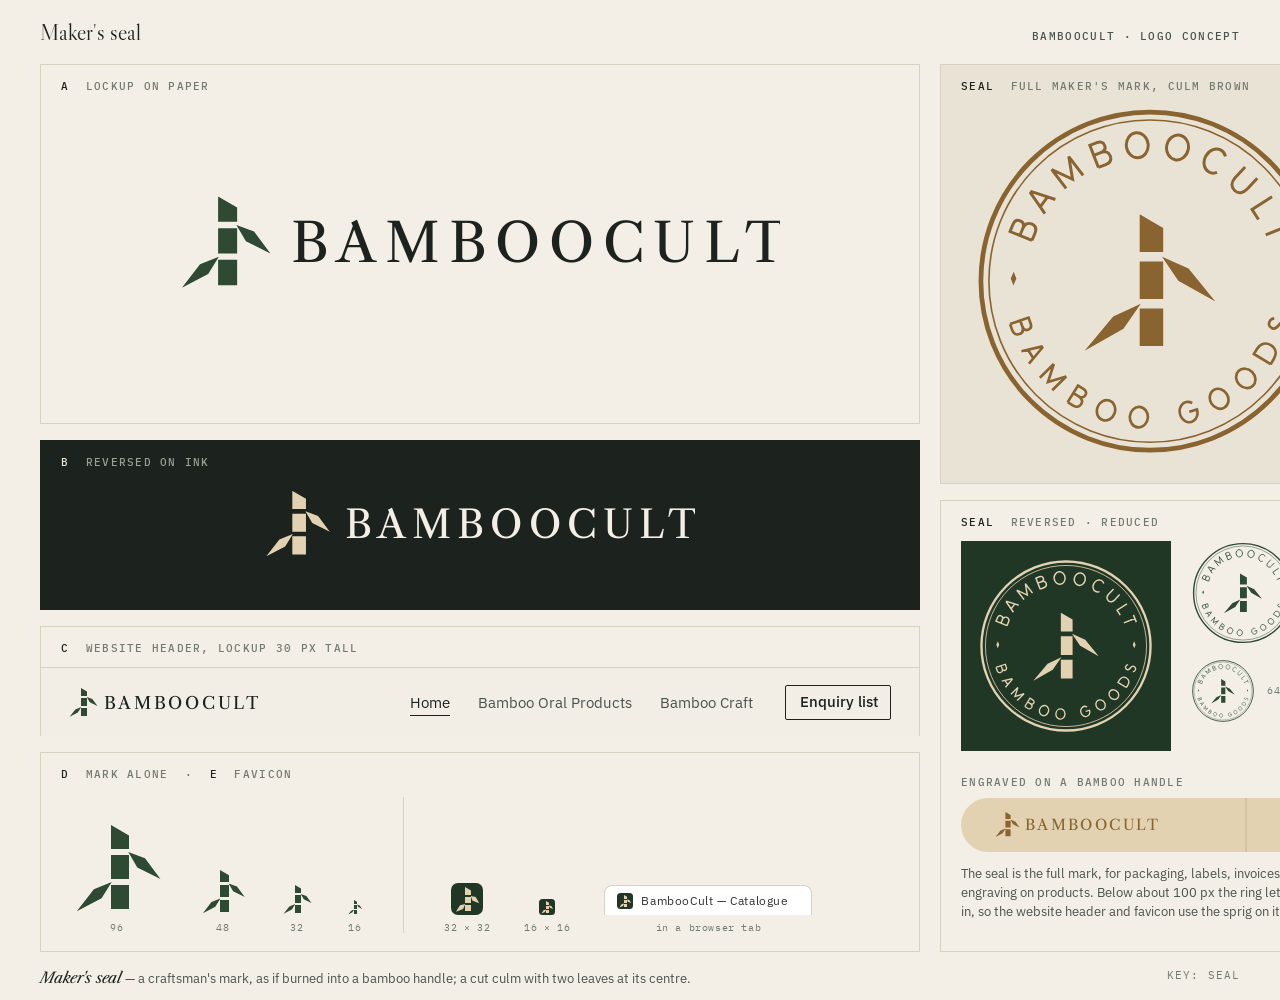
<file: brand/concepts/seal/sheet.html>
<!doctype html>
<html lang="en"><head><meta charset="utf-8">
<title>BambooCult — Maker's seal</title>
<link rel="preconnect" href="https://fonts.googleapis.com"><link rel="preconnect" href="https://fonts.gstatic.com" crossorigin>
<link rel="stylesheet" href="https://fonts.googleapis.com/css2?family=IBM+Plex+Mono:wght@400;500&family=IBM+Plex+Sans:wght@400;500&family=Libre+Caslon+Display&family=Libre+Caslon+Text:ital,wght@0,400;0,700;1,400&display=swap">
<style>
:root{--paper:#f3efe6;--paper2:#e9e3d6;--ink:#1c221d;--ink2:#4b524b;--ink3:#737a71;--line:#d9d1c0;--leaf:#2e4a33;--deep:#213726;--culm:#8a6430;--soft:#e3d2b1}
*{box-sizing:border-box}
html,body{margin:0;width:1400px;height:1000px;overflow:hidden;background:var(--paper);color:var(--ink);-webkit-font-smoothing:antialiased}
svg{display:block}
.lab{position:absolute;left:20px;top:16px;font:500 10.5px/1 'IBM Plex Mono',monospace;letter-spacing:.12em;text-transform:uppercase;color:var(--ink3)}
.lab b{font-weight:500;color:var(--ink)}
.panel{position:absolute;border:1px solid var(--line)}
.top{position:absolute;left:40px;right:40px;top:22px;display:flex;justify-content:space-between;align-items:baseline;font:500 11px/1 'IBM Plex Mono',monospace;letter-spacing:.12em;text-transform:uppercase;color:var(--ink2)}
.top .t{font:400 22px/1 'Libre Caslon Display',serif;letter-spacing:0;text-transform:none;color:var(--ink)}
.cap{position:absolute;left:40px;right:40px;top:968px;display:flex;justify-content:space-between;font:400 13px/1.3 'IBM Plex Sans',sans-serif;color:var(--ink2)}
.cap em{font:italic 400 15px 'Libre Caslon Text',serif;color:var(--ink)}
/* panels */
#a{left:40px;top:64px;width:880px;height:360px;background:var(--paper)}
#a .lockup{position:absolute;left:50%;top:50%;transform:translate(-50%,-50%)}
#b{left:40px;top:440px;width:880px;height:170px;background:var(--ink);border-color:var(--ink)}
#b .lab{color:#9aa294}
#b .lockup{position:absolute;left:50%;top:50%;transform:translate(-50%,-50%);color:var(--paper)}
#b .bc-mark{fill:var(--soft)}
#c{left:40px;top:626px;width:880px;height:110px;background:var(--paper)}
#c .hdr{position:absolute;left:0;right:0;top:40px;height:70px;border-top:1px solid var(--line);display:flex;align-items:center;padding:0 28px;gap:32px;background:rgba(243,239,230,.95)}
#c nav{display:flex;gap:28px;margin-left:auto;font:400 15px/1 'IBM Plex Sans',sans-serif;color:var(--ink2)}
#c nav a:first-child{color:var(--ink);border-bottom:1px solid var(--ink);padding-bottom:5px;margin-bottom:-6px}
#c .btn{font:500 14.5px/1 'IBM Plex Sans',sans-serif;border:1px solid var(--ink);border-radius:2px;padding:9px 12px 9px 14px}
#d{left:40px;top:752px;width:880px;height:200px;background:var(--paper)}
#d .row{position:absolute;left:28px;right:20px;top:44px;bottom:18px;display:flex;align-items:flex-end;gap:34px}
#d figure{margin:0;display:flex;flex-direction:column;align-items:center;gap:8px;font:400 10px/1 'IBM Plex Mono',monospace;color:var(--ink3);letter-spacing:.06em}
#d .sep{width:1px;align-self:stretch;background:var(--line);margin:0 6px}
.tab{display:flex;align-items:center;gap:8px;height:30px;padding:0 12px;border-radius:8px 8px 0 0;background:#fff;border:1px solid var(--line);border-bottom:0;font:400 12px/1 'IBM Plex Sans',sans-serif;color:#333;width:208px}
#s{left:940px;top:64px;width:420px;height:420px;background:var(--paper2)}
#s .seal{position:absolute;left:50%;top:50%;transform:translate(-50%,-48%)}
#t{left:940px;top:500px;width:420px;height:452px;background:var(--paper)}
#t .inkbox{position:absolute;left:20px;top:40px;width:210px;height:210px;background:var(--deep);display:grid;place-items:center}
#t .inkbox .seal{color:var(--soft)}
#t .smalls{position:absolute;left:250px;top:40px;display:flex;flex-direction:column;gap:14px;align-items:flex-start}
#t .sm{display:flex;align-items:center;gap:12px}
#t .handle{position:absolute;left:20px;right:20px;top:276px}
#t .hl{display:block;margin-bottom:10px;font:500 10.5px/1 'IBM Plex Mono',monospace;letter-spacing:.12em;text-transform:uppercase;color:var(--ink3)}
#t .bar{height:54px;border-radius:27px 6px 6px 27px;background:var(--soft);display:flex;align-items:center;padding-left:34px;position:relative}
#t .bar::after{content:"";position:absolute;right:92px;top:0;bottom:0;width:2px;background:#d6c39e}
#t .bar .lockup{color:var(--culm)}
#t .bar .bc-mark{fill:var(--culm)}
#t .note{position:absolute;left:20px;right:20px;bottom:18px;font:400 12.5px/1.5 'IBM Plex Sans',sans-serif;color:var(--ink2)}
#t .mono{font:400 10px/1.4 'IBM Plex Mono',monospace;color:var(--ink3);letter-spacing:.06em}
</style></head>
<body>
<div class="top"><span class="t">Maker's seal</span><span>BambooCult · logo concept</span></div>

<section class="panel" id="a"><span class="lab"><b>A</b> &nbsp;Lockup on paper</span>
<svg class="lockup" style="width:600px;height:auto" xmlns="http://www.w3.org/2000/svg" viewBox="6 6 567.32 90" color="#1c221d" role="img" aria-label="BambooCult"><path class="bc-mark" fill="#2e4a33" d="M42 6L60 16.39L60 30L42 30ZM42 36L60 36L60 60L42 60ZM42 66L60 66L60 90L42 90ZM59.28 33L76.01 39.2L91.45 60L68.29 48.4ZM42.72 63L24.89 70.13L7.79 92.31L32.6 79.32Z"/><text class="bc-word" x="111.12" y="67.74" fill="currentColor" font-family="'Libre Caslon Text', Georgia, serif" font-size="51.27" letter-spacing="8.2" font-weight="400">B<tspan dx="-1.54">A</tspan>MBOOCUL<tspan dx="-3.59">T</tspan></text></svg>
</section>

<section class="panel" id="b"><span class="lab"><b style="color:#e9e3d6">B</b> &nbsp;Reversed on ink</span>
<svg class="lockup" style="width:430px;height:auto" xmlns="http://www.w3.org/2000/svg" viewBox="6 6 567.32 90" color="#1c221d" role="img" aria-label="BambooCult"><path class="bc-mark" fill="#2e4a33" d="M42 6L60 16.39L60 30L42 30ZM42 36L60 36L60 60L42 60ZM42 66L60 66L60 90L42 90ZM59.28 33L76.01 39.2L91.45 60L68.29 48.4ZM42.72 63L24.89 70.13L7.79 92.31L32.6 79.32Z"/><text class="bc-word" x="111.12" y="67.74" fill="currentColor" font-family="'Libre Caslon Text', Georgia, serif" font-size="51.27" letter-spacing="8.2" font-weight="400">B<tspan dx="-1.54">A</tspan>MBOOCUL<tspan dx="-3.59">T</tspan></text></svg>
</section>

<section class="panel" id="c"><span class="lab"><b>C</b> &nbsp;Website header, lockup 30 px tall</span>
<div class="hdr"><svg class="lockup" style="height:30px;width:auto" xmlns="http://www.w3.org/2000/svg" viewBox="6 6 567.32 90" color="#1c221d" role="img" aria-label="BambooCult"><path class="bc-mark" fill="#2e4a33" d="M42 6L60 16.39L60 30L42 30ZM42 36L60 36L60 60L42 60ZM42 66L60 66L60 90L42 90ZM59.28 33L76.01 39.2L91.45 60L68.29 48.4ZM42.72 63L24.89 70.13L7.79 92.31L32.6 79.32Z"/><text class="bc-word" x="111.12" y="67.74" fill="currentColor" font-family="'Libre Caslon Text', Georgia, serif" font-size="51.27" letter-spacing="8.2" font-weight="400">B<tspan dx="-1.54">A</tspan>MBOOCUL<tspan dx="-3.59">T</tspan></text></svg><nav><a>Home</a><a>Bamboo Oral Products</a><a>Bamboo Craft</a></nav><span class="btn">Enquiry list</span></div>
</section>

<section class="panel" id="d"><span class="lab"><b>D</b> &nbsp;Mark alone &nbsp;·&nbsp; <b>E</b> &nbsp;Favicon</span>
<div class="row">
<figure><svg class="m" style="width:96px;height:96px" xmlns="http://www.w3.org/2000/svg" viewBox="0 0 96 96" color="#2e4a33"><path fill="currentColor" d="M42 6L60 16.39L60 30L42 30ZM42 36L60 36L60 60L42 60ZM42 66L60 66L60 90L42 90ZM59.28 33L76.01 39.2L91.45 60L68.29 48.4ZM42.72 63L24.89 70.13L7.79 92.31L32.6 79.32Z"/></svg><figcaption>96</figcaption></figure>
<figure><svg class="m" style="width:48px;height:48px" xmlns="http://www.w3.org/2000/svg" viewBox="0 0 96 96" color="#2e4a33"><path fill="currentColor" d="M42 6L60 16.39L60 30L42 30ZM42 36L60 36L60 60L42 60ZM42 66L60 66L60 90L42 90ZM59.28 33L76.01 39.2L91.45 60L68.29 48.4ZM42.72 63L24.89 70.13L7.79 92.31L32.6 79.32Z"/></svg><figcaption>48</figcaption></figure>
<figure><svg class="m" style="width:32px;height:32px" xmlns="http://www.w3.org/2000/svg" viewBox="0 0 96 96" color="#2e4a33"><path fill="currentColor" d="M42 6L60 16.39L60 30L42 30ZM42 36L60 36L60 60L42 60ZM42 66L60 66L60 90L42 90ZM59.28 33L76.01 39.2L91.45 60L68.29 48.4ZM42.72 63L24.89 70.13L7.79 92.31L32.6 79.32Z"/></svg><figcaption>32</figcaption></figure>
<figure><svg class="m" style="width:16px;height:16px" xmlns="http://www.w3.org/2000/svg" viewBox="0 0 96 96" color="#2e4a33"><path fill="currentColor" d="M42 6L60 16.39L60 30L42 30ZM42 36L60 36L60 60L42 60ZM42 66L60 66L60 90L42 90ZM59.28 33L76.01 39.2L91.45 60L68.29 48.4ZM42.72 63L24.89 70.13L7.79 92.31L32.6 79.32Z"/></svg><figcaption>16</figcaption></figure>
<span class="sep"></span>
<figure><svg class="f" style="width:32px;height:32px" xmlns="http://www.w3.org/2000/svg" viewBox="0 0 32 32"><rect width="32" height="32" rx="7" fill="#213726"/><path fill="#e3d2b1" d="M14 4L20 7.46L20 12L14 12ZM14 14L20 14L20 20L14 20ZM14 22L20 22L20 28L14 28ZM19.7 13L24.67 14.04L28.28 20.2L21.59 17.72ZM14.3 21L9.02 22.3L4.95 28.84L12.1 25.98Z"/></svg><figcaption>32 × 32</figcaption></figure>
<figure><svg class="f" style="width:16px;height:16px" xmlns="http://www.w3.org/2000/svg" viewBox="0 0 32 32"><rect width="32" height="32" rx="7" fill="#213726"/><path fill="#e3d2b1" d="M14 4L20 7.46L20 12L14 12ZM14 14L20 14L20 20L14 20ZM14 22L20 22L20 28L14 28ZM19.7 13L24.67 14.04L28.28 20.2L21.59 17.72ZM14.3 21L9.02 22.3L4.95 28.84L12.1 25.98Z"/></svg><figcaption>16 × 16</figcaption></figure>
<figure><div class="tab"><svg class="f" style="width:16px;height:16px;flex:none" xmlns="http://www.w3.org/2000/svg" viewBox="0 0 32 32"><rect width="32" height="32" rx="7" fill="#213726"/><path fill="#e3d2b1" d="M14 4L20 7.46L20 12L14 12ZM14 14L20 14L20 20L14 20ZM14 22L20 22L20 28L14 28ZM19.7 13L24.67 14.04L28.28 20.2L21.59 17.72ZM14.3 21L9.02 22.3L4.95 28.84L12.1 25.98Z"/></svg><span>BambooCult — Catalogue</span></div><figcaption>in a browser tab</figcaption></figure>
</div>
</section>

<section class="panel" id="s"><span class="lab"><b>Seal</b> &nbsp;Full maker's mark, culm brown</span>
<svg class="seal" style="width:356px;height:356px" xmlns="http://www.w3.org/2000/svg" viewBox="0 0 240 240" color="#8a6430"><circle cx="120" cy="120" r="114" fill="none" stroke="currentColor" stroke-width="3.2"/><circle cx="120" cy="120" r="108.6" fill="none" stroke="currentColor" stroke-width="1.1"/><path fill="none" stroke="currentColor" stroke-width="2" stroke-linecap="butt" stroke-linejoin="miter" stroke-miterlimit="4" d="M40.44 92.61L25.64 86.55L27.58 81.81C28.67 79.15 30.63 78.57 32.56 79.36C34.63 80.21 35.27 82.02 34.24 84.54L32.3 89.28M34.24 84.54C35.51 81.43 37.81 80.47 40.18 81.44C42.84 82.53 43.6 84.91 42.45 87.73L40.44 92.61M49.16 74.47L39.55 60.6L40.22 59.7L56.25 64.98M46 69.88L50.96 63.24M63.43 57.49L53.75 44.75L67.81 51.35L65.21 36.03L74.9 48.77M85.22 43.39L79.44 28.47L84.22 26.62C86.9 25.58 88.67 26.61 89.42 28.55C90.23 30.64 89.35 32.35 86.82 33.34L82.04 35.18M86.82 33.34C89.95 32.12 92.23 33.13 93.15 35.52C94.19 38.2 92.97 40.39 90.14 41.49L85.22 43.39M110.63 20.02C106.58 20.4 103.65 24.46 104.08 29.09C104.52 33.72 108.15 37.16 112.2 36.78C116.24 36.4 119.17 32.34 118.74 27.71C118.31 23.09 114.67 19.64 110.63 20.02M140.25 21.65C136.27 20.83 132.28 23.85 131.34 28.41C130.41 32.96 132.87 37.31 136.85 38.13C140.84 38.95 144.82 35.93 145.76 31.37C146.7 26.82 144.23 22.47 140.25 21.65M170.9 35.86C169.88 31.8 165.95 29.88 162.07 31.54C158.18 33.19 155.75 37.82 156.6 41.95C157.45 46.09 161.26 48.23 165.19 46.76M184.13 43.07L177.37 50.32C174.64 53.25 174.57 56.6 177.03 58.89C179.48 61.18 182.82 60.89 185.55 57.96L192.32 50.71M202.26 63.04L188.81 71.7L193.14 78.42M210.91 78.01L214.83 87.82M212.87 82.92L198.01 88.85"/><path fill="none" stroke="currentColor" stroke-width="1.8" stroke-linecap="butt" stroke-linejoin="miter" stroke-miterlimit="4" d="M25.67 148.97L38.12 144.59L39.52 148.57C40.31 150.81 39.41 152.25 37.8 152.82C36.05 153.43 34.66 152.66 33.92 150.54L32.52 146.56M33.92 150.54C34.84 153.16 33.95 155.01 31.96 155.71C29.71 156.5 27.94 155.44 27.11 153.07L25.67 148.97M33.31 167.24L46.88 164.13L47.37 164.92L38.41 175.57M37.8 166.22L41.36 172.05M45.75 185.15L55.13 175.86L51.24 188.07L63.49 184.3L54.11 193.59M64.51 201.6L71.49 190.39L75.07 192.63C77.09 193.88 77.29 195.56 76.38 197.02C75.4 198.59 73.84 198.86 71.93 197.67L68.35 195.44M71.93 197.67C74.28 199.13 74.75 201.13 73.63 202.93C72.38 204.94 70.33 205.23 68.2 203.9L64.51 201.6M92.6 200.52C89.42 199.44 85.85 201.51 84.61 205.14C83.37 208.77 84.95 212.59 88.12 213.67C91.3 214.75 94.87 212.68 96.11 209.05C97.34 205.42 95.77 201.6 92.6 200.52M113.05 204.77C109.71 204.5 106.75 207.37 106.43 211.2C106.12 215.02 108.57 218.34 111.92 218.61C115.26 218.89 118.22 216.01 118.54 212.19C118.85 208.37 116.39 205.05 113.05 204.77M148.44 202.24C145.84 200.67 142.77 201.31 141.1 203.78C139.43 206.25 139.62 209.87 141.55 212.45C143.48 215.02 146.62 215.85 149.07 214.43C151.53 213.01 152.62 209.73 151.69 206.57L146.5 208.1M163.09 193.33C160.2 195.03 159.43 199.09 161.37 202.4C163.32 205.7 167.24 207 170.13 205.31C173.02 203.61 173.79 199.55 171.84 196.24C169.9 192.94 165.98 191.63 163.09 193.33M179.67 180.62C177.28 182.97 177.52 187.09 180.21 189.82C182.9 192.56 187.02 192.86 189.41 190.51C191.8 188.16 191.56 184.04 188.87 181.3C186.18 178.57 182.06 178.26 179.67 180.62M201.31 176.03L190.05 169.13L192.12 165.75C194.6 161.7 198.32 161.19 201.47 163.13C204.62 165.06 205.86 168.6 203.38 172.65L201.31 176.03M203.76 145.14C202.17 145.29 200.91 146.26 200.44 147.63C199.8 149.51 200.69 151.21 202.57 151.85C204.44 152.5 205.75 151.13 206.8 149.68C208.01 148 209.38 146.65 211.37 147.34C213.5 148.07 214.31 150.02 213.58 152.14C212.98 153.89 211.6 154.81 210.05 154.84"/><path d="M213.88 118.23L212.07 122.87L210.08 118.31L211.9 113.67ZM26.12 118.23L28.1 113.67L29.92 118.31L27.93 122.87Z" fill="currentColor"/><path d="M113.05 75L128.89 84.15L128.89 100.36L113.05 100.36ZM113.05 106.69L128.89 106.69L128.89 132.05L113.05 132.05ZM113.05 138.39L128.89 138.39L128.89 163.74L113.05 163.74ZM128.13 103.52L145.97 111.46L164.07 133.68L139.04 119.71ZM113.81 135.22L95.19 143.8L75.93 167L102.12 152.06Z" fill="currentColor"/></svg>
</section>

<section class="panel" id="t"><span class="lab"><b>Seal</b> &nbsp;Reversed · reduced</span>
<div class="inkbox"><svg class="seal" style="width:178px;height:178px" xmlns="http://www.w3.org/2000/svg" viewBox="0 0 240 240" color="#8a6430"><circle cx="120" cy="120" r="114" fill="none" stroke="currentColor" stroke-width="3.2"/><circle cx="120" cy="120" r="108.6" fill="none" stroke="currentColor" stroke-width="1.1"/><path fill="none" stroke="currentColor" stroke-width="2" stroke-linecap="butt" stroke-linejoin="miter" stroke-miterlimit="4" d="M40.44 92.61L25.64 86.55L27.58 81.81C28.67 79.15 30.63 78.57 32.56 79.36C34.63 80.21 35.27 82.02 34.24 84.54L32.3 89.28M34.24 84.54C35.51 81.43 37.81 80.47 40.18 81.44C42.84 82.53 43.6 84.91 42.45 87.73L40.44 92.61M49.16 74.47L39.55 60.6L40.22 59.7L56.25 64.98M46 69.88L50.96 63.24M63.43 57.49L53.75 44.75L67.81 51.35L65.21 36.03L74.9 48.77M85.22 43.39L79.44 28.47L84.22 26.62C86.9 25.58 88.67 26.61 89.42 28.55C90.23 30.64 89.35 32.35 86.82 33.34L82.04 35.18M86.82 33.34C89.95 32.12 92.23 33.13 93.15 35.52C94.19 38.2 92.97 40.39 90.14 41.49L85.22 43.39M110.63 20.02C106.58 20.4 103.65 24.46 104.08 29.09C104.52 33.72 108.15 37.16 112.2 36.78C116.24 36.4 119.17 32.34 118.74 27.71C118.31 23.09 114.67 19.64 110.63 20.02M140.25 21.65C136.27 20.83 132.28 23.85 131.34 28.41C130.41 32.96 132.87 37.31 136.85 38.13C140.84 38.95 144.82 35.93 145.76 31.37C146.7 26.82 144.23 22.47 140.25 21.65M170.9 35.86C169.88 31.8 165.95 29.88 162.07 31.54C158.18 33.19 155.75 37.82 156.6 41.95C157.45 46.09 161.26 48.23 165.19 46.76M184.13 43.07L177.37 50.32C174.64 53.25 174.57 56.6 177.03 58.89C179.48 61.18 182.82 60.89 185.55 57.96L192.32 50.71M202.26 63.04L188.81 71.7L193.14 78.42M210.91 78.01L214.83 87.82M212.87 82.92L198.01 88.85"/><path fill="none" stroke="currentColor" stroke-width="1.8" stroke-linecap="butt" stroke-linejoin="miter" stroke-miterlimit="4" d="M25.67 148.97L38.12 144.59L39.52 148.57C40.31 150.81 39.41 152.25 37.8 152.82C36.05 153.43 34.66 152.66 33.92 150.54L32.52 146.56M33.92 150.54C34.84 153.16 33.95 155.01 31.96 155.71C29.71 156.5 27.94 155.44 27.11 153.07L25.67 148.97M33.31 167.24L46.88 164.13L47.37 164.92L38.41 175.57M37.8 166.22L41.36 172.05M45.75 185.15L55.13 175.86L51.24 188.07L63.49 184.3L54.11 193.59M64.51 201.6L71.49 190.39L75.07 192.63C77.09 193.88 77.29 195.56 76.38 197.02C75.4 198.59 73.84 198.86 71.93 197.67L68.35 195.44M71.93 197.67C74.28 199.13 74.75 201.13 73.63 202.93C72.38 204.94 70.33 205.23 68.2 203.9L64.51 201.6M92.6 200.52C89.42 199.44 85.85 201.51 84.61 205.14C83.37 208.77 84.95 212.59 88.12 213.67C91.3 214.75 94.87 212.68 96.11 209.05C97.34 205.42 95.77 201.6 92.6 200.52M113.05 204.77C109.71 204.5 106.75 207.37 106.43 211.2C106.12 215.02 108.57 218.34 111.92 218.61C115.26 218.89 118.22 216.01 118.54 212.19C118.85 208.37 116.39 205.05 113.05 204.77M148.44 202.24C145.84 200.67 142.77 201.31 141.1 203.78C139.43 206.25 139.62 209.87 141.55 212.45C143.48 215.02 146.62 215.85 149.07 214.43C151.53 213.01 152.62 209.73 151.69 206.57L146.5 208.1M163.09 193.33C160.2 195.03 159.43 199.09 161.37 202.4C163.32 205.7 167.24 207 170.13 205.31C173.02 203.61 173.79 199.55 171.84 196.24C169.9 192.94 165.98 191.63 163.09 193.33M179.67 180.62C177.28 182.97 177.52 187.09 180.21 189.82C182.9 192.56 187.02 192.86 189.41 190.51C191.8 188.16 191.56 184.04 188.87 181.3C186.18 178.57 182.06 178.26 179.67 180.62M201.31 176.03L190.05 169.13L192.12 165.75C194.6 161.7 198.32 161.19 201.47 163.13C204.62 165.06 205.86 168.6 203.38 172.65L201.31 176.03M203.76 145.14C202.17 145.29 200.91 146.26 200.44 147.63C199.8 149.51 200.69 151.21 202.57 151.85C204.44 152.5 205.75 151.13 206.8 149.68C208.01 148 209.38 146.65 211.37 147.34C213.5 148.07 214.31 150.02 213.58 152.14C212.98 153.89 211.6 154.81 210.05 154.84"/><path d="M213.88 118.23L212.07 122.87L210.08 118.31L211.9 113.67ZM26.12 118.23L28.1 113.67L29.92 118.31L27.93 122.87Z" fill="currentColor"/><path d="M113.05 75L128.89 84.15L128.89 100.36L113.05 100.36ZM113.05 106.69L128.89 106.69L128.89 132.05L113.05 132.05ZM113.05 138.39L128.89 138.39L128.89 163.74L113.05 163.74ZM128.13 103.52L145.97 111.46L164.07 133.68L139.04 119.71ZM113.81 135.22L95.19 143.8L75.93 167L102.12 152.06Z" fill="currentColor"/></svg></div>
<div class="smalls">
<div class="sm"><svg class="seal" style="width:104px;height:104px;color:var(--leaf)" xmlns="http://www.w3.org/2000/svg" viewBox="0 0 240 240" color="#8a6430"><circle cx="120" cy="120" r="114" fill="none" stroke="currentColor" stroke-width="3.2"/><circle cx="120" cy="120" r="108.6" fill="none" stroke="currentColor" stroke-width="1.1"/><path fill="none" stroke="currentColor" stroke-width="2" stroke-linecap="butt" stroke-linejoin="miter" stroke-miterlimit="4" d="M40.44 92.61L25.64 86.55L27.58 81.81C28.67 79.15 30.63 78.57 32.56 79.36C34.63 80.21 35.27 82.02 34.24 84.54L32.3 89.28M34.24 84.54C35.51 81.43 37.81 80.47 40.18 81.44C42.84 82.53 43.6 84.91 42.45 87.73L40.44 92.61M49.16 74.47L39.55 60.6L40.22 59.7L56.25 64.98M46 69.88L50.96 63.24M63.43 57.49L53.75 44.75L67.81 51.35L65.21 36.03L74.9 48.77M85.22 43.39L79.44 28.47L84.22 26.62C86.9 25.58 88.67 26.61 89.42 28.55C90.23 30.64 89.35 32.35 86.82 33.34L82.04 35.18M86.82 33.34C89.95 32.12 92.23 33.13 93.15 35.52C94.19 38.2 92.97 40.39 90.14 41.49L85.22 43.39M110.63 20.02C106.58 20.4 103.65 24.46 104.08 29.09C104.52 33.72 108.15 37.16 112.2 36.78C116.24 36.4 119.17 32.34 118.74 27.71C118.31 23.09 114.67 19.64 110.63 20.02M140.25 21.65C136.27 20.83 132.28 23.85 131.34 28.41C130.41 32.96 132.87 37.31 136.85 38.13C140.84 38.95 144.82 35.93 145.76 31.37C146.7 26.82 144.23 22.47 140.25 21.65M170.9 35.86C169.88 31.8 165.95 29.88 162.07 31.54C158.18 33.19 155.75 37.82 156.6 41.95C157.45 46.09 161.26 48.23 165.19 46.76M184.13 43.07L177.37 50.32C174.64 53.25 174.57 56.6 177.03 58.89C179.48 61.18 182.82 60.89 185.55 57.96L192.32 50.71M202.26 63.04L188.81 71.7L193.14 78.42M210.91 78.01L214.83 87.82M212.87 82.92L198.01 88.85"/><path fill="none" stroke="currentColor" stroke-width="1.8" stroke-linecap="butt" stroke-linejoin="miter" stroke-miterlimit="4" d="M25.67 148.97L38.12 144.59L39.52 148.57C40.31 150.81 39.41 152.25 37.8 152.82C36.05 153.43 34.66 152.66 33.92 150.54L32.52 146.56M33.92 150.54C34.84 153.16 33.95 155.01 31.96 155.71C29.71 156.5 27.94 155.44 27.11 153.07L25.67 148.97M33.31 167.24L46.88 164.13L47.37 164.92L38.41 175.57M37.8 166.22L41.36 172.05M45.75 185.15L55.13 175.86L51.24 188.07L63.49 184.3L54.11 193.59M64.51 201.6L71.49 190.39L75.07 192.63C77.09 193.88 77.29 195.56 76.38 197.02C75.4 198.59 73.84 198.86 71.93 197.67L68.35 195.44M71.93 197.67C74.28 199.13 74.75 201.13 73.63 202.93C72.38 204.94 70.33 205.23 68.2 203.9L64.51 201.6M92.6 200.52C89.42 199.44 85.85 201.51 84.61 205.14C83.37 208.77 84.95 212.59 88.12 213.67C91.3 214.75 94.87 212.68 96.11 209.05C97.34 205.42 95.77 201.6 92.6 200.52M113.05 204.77C109.71 204.5 106.75 207.37 106.43 211.2C106.12 215.02 108.57 218.34 111.92 218.61C115.26 218.89 118.22 216.01 118.54 212.19C118.85 208.37 116.39 205.05 113.05 204.77M148.44 202.24C145.84 200.67 142.77 201.31 141.1 203.78C139.43 206.25 139.62 209.87 141.55 212.45C143.48 215.02 146.62 215.85 149.07 214.43C151.53 213.01 152.62 209.73 151.69 206.57L146.5 208.1M163.09 193.33C160.2 195.03 159.43 199.09 161.37 202.4C163.32 205.7 167.24 207 170.13 205.31C173.02 203.61 173.79 199.55 171.84 196.24C169.9 192.94 165.98 191.63 163.09 193.33M179.67 180.62C177.28 182.97 177.52 187.09 180.21 189.82C182.9 192.56 187.02 192.86 189.41 190.51C191.8 188.16 191.56 184.04 188.87 181.3C186.18 178.57 182.06 178.26 179.67 180.62M201.31 176.03L190.05 169.13L192.12 165.75C194.6 161.7 198.32 161.19 201.47 163.13C204.62 165.06 205.86 168.6 203.38 172.65L201.31 176.03M203.76 145.14C202.17 145.29 200.91 146.26 200.44 147.63C199.8 149.51 200.69 151.21 202.57 151.85C204.44 152.5 205.75 151.13 206.8 149.68C208.01 148 209.38 146.65 211.37 147.34C213.5 148.07 214.31 150.02 213.58 152.14C212.98 153.89 211.6 154.81 210.05 154.84"/><path d="M213.88 118.23L212.07 122.87L210.08 118.31L211.9 113.67ZM26.12 118.23L28.1 113.67L29.92 118.31L27.93 122.87Z" fill="currentColor"/><path d="M113.05 75L128.89 84.15L128.89 100.36L113.05 100.36ZM113.05 106.69L128.89 106.69L128.89 132.05L113.05 132.05ZM113.05 138.39L128.89 138.39L128.89 163.74L113.05 163.74ZM128.13 103.52L145.97 111.46L164.07 133.68L139.04 119.71ZM113.81 135.22L95.19 143.8L75.93 167L102.12 152.06Z" fill="currentColor"/></svg><span class="mono">104 px</span></div>
<div class="sm"><svg class="seal" style="width:64px;height:64px;color:var(--leaf)" xmlns="http://www.w3.org/2000/svg" viewBox="0 0 240 240" color="#8a6430"><circle cx="120" cy="120" r="114" fill="none" stroke="currentColor" stroke-width="3.2"/><circle cx="120" cy="120" r="108.6" fill="none" stroke="currentColor" stroke-width="1.1"/><path fill="none" stroke="currentColor" stroke-width="2" stroke-linecap="butt" stroke-linejoin="miter" stroke-miterlimit="4" d="M40.44 92.61L25.64 86.55L27.58 81.81C28.67 79.15 30.63 78.57 32.56 79.36C34.63 80.21 35.27 82.02 34.24 84.54L32.3 89.28M34.24 84.54C35.51 81.43 37.81 80.47 40.18 81.44C42.84 82.53 43.6 84.91 42.45 87.73L40.44 92.61M49.16 74.47L39.55 60.6L40.22 59.7L56.25 64.98M46 69.88L50.96 63.24M63.43 57.49L53.75 44.75L67.81 51.35L65.21 36.03L74.9 48.77M85.22 43.39L79.44 28.47L84.22 26.62C86.9 25.58 88.67 26.61 89.42 28.55C90.23 30.64 89.35 32.35 86.82 33.34L82.04 35.18M86.82 33.34C89.95 32.12 92.23 33.13 93.15 35.52C94.19 38.2 92.97 40.39 90.14 41.49L85.22 43.39M110.63 20.02C106.58 20.4 103.65 24.46 104.08 29.09C104.52 33.72 108.15 37.16 112.2 36.78C116.24 36.4 119.17 32.34 118.74 27.71C118.31 23.09 114.67 19.64 110.63 20.02M140.25 21.65C136.27 20.83 132.28 23.85 131.34 28.41C130.41 32.96 132.87 37.31 136.85 38.13C140.84 38.95 144.82 35.93 145.76 31.37C146.7 26.82 144.23 22.47 140.25 21.65M170.9 35.86C169.88 31.8 165.95 29.88 162.07 31.54C158.18 33.19 155.75 37.82 156.6 41.95C157.45 46.09 161.26 48.23 165.19 46.76M184.13 43.07L177.37 50.32C174.64 53.25 174.57 56.6 177.03 58.89C179.48 61.18 182.82 60.89 185.55 57.96L192.32 50.71M202.26 63.04L188.81 71.7L193.14 78.42M210.91 78.01L214.83 87.82M212.87 82.92L198.01 88.85"/><path fill="none" stroke="currentColor" stroke-width="1.8" stroke-linecap="butt" stroke-linejoin="miter" stroke-miterlimit="4" d="M25.67 148.97L38.12 144.59L39.52 148.57C40.31 150.81 39.41 152.25 37.8 152.82C36.05 153.43 34.66 152.66 33.92 150.54L32.52 146.56M33.92 150.54C34.84 153.16 33.95 155.01 31.96 155.71C29.71 156.5 27.94 155.44 27.11 153.07L25.67 148.97M33.31 167.24L46.88 164.13L47.37 164.92L38.41 175.57M37.8 166.22L41.36 172.05M45.75 185.15L55.13 175.86L51.24 188.07L63.49 184.3L54.11 193.59M64.51 201.6L71.49 190.39L75.07 192.63C77.09 193.88 77.29 195.56 76.38 197.02C75.4 198.59 73.84 198.86 71.93 197.67L68.35 195.44M71.93 197.67C74.28 199.13 74.75 201.13 73.63 202.93C72.38 204.94 70.33 205.23 68.2 203.9L64.51 201.6M92.6 200.52C89.42 199.44 85.85 201.51 84.61 205.14C83.37 208.77 84.95 212.59 88.12 213.67C91.3 214.75 94.87 212.68 96.11 209.05C97.34 205.42 95.77 201.6 92.6 200.52M113.05 204.77C109.71 204.5 106.75 207.37 106.43 211.2C106.12 215.02 108.57 218.34 111.92 218.61C115.26 218.89 118.22 216.01 118.54 212.19C118.85 208.37 116.39 205.05 113.05 204.77M148.44 202.24C145.84 200.67 142.77 201.31 141.1 203.78C139.43 206.25 139.62 209.87 141.55 212.45C143.48 215.02 146.62 215.85 149.07 214.43C151.53 213.01 152.62 209.73 151.69 206.57L146.5 208.1M163.09 193.33C160.2 195.03 159.43 199.09 161.37 202.4C163.32 205.7 167.24 207 170.13 205.31C173.02 203.61 173.79 199.55 171.84 196.24C169.9 192.94 165.98 191.63 163.09 193.33M179.67 180.62C177.28 182.97 177.52 187.09 180.21 189.82C182.9 192.56 187.02 192.86 189.41 190.51C191.8 188.16 191.56 184.04 188.87 181.3C186.18 178.57 182.06 178.26 179.67 180.62M201.31 176.03L190.05 169.13L192.12 165.75C194.6 161.7 198.32 161.19 201.47 163.13C204.62 165.06 205.86 168.6 203.38 172.65L201.31 176.03M203.76 145.14C202.17 145.29 200.91 146.26 200.44 147.63C199.8 149.51 200.69 151.21 202.57 151.85C204.44 152.5 205.75 151.13 206.8 149.68C208.01 148 209.38 146.65 211.37 147.34C213.5 148.07 214.31 150.02 213.58 152.14C212.98 153.89 211.6 154.81 210.05 154.84"/><path d="M213.88 118.23L212.07 122.87L210.08 118.31L211.9 113.67ZM26.12 118.23L28.1 113.67L29.92 118.31L27.93 122.87Z" fill="currentColor"/><path d="M113.05 75L128.89 84.15L128.89 100.36L113.05 100.36ZM113.05 106.69L128.89 106.69L128.89 132.05L113.05 132.05ZM113.05 138.39L128.89 138.39L128.89 163.74L113.05 163.74ZM128.13 103.52L145.97 111.46L164.07 133.68L139.04 119.71ZM113.81 135.22L95.19 143.8L75.93 167L102.12 152.06Z" fill="currentColor"/></svg><span class="mono">64 px</span></div>
</div>
<div class="handle"><span class="hl">Engraved on a bamboo handle</span><div class="bar"><svg class="lockup" style="height:26px;width:auto" xmlns="http://www.w3.org/2000/svg" viewBox="6 6 567.32 90" color="#1c221d" role="img" aria-label="BambooCult"><path class="bc-mark" fill="#2e4a33" d="M42 6L60 16.39L60 30L42 30ZM42 36L60 36L60 60L42 60ZM42 66L60 66L60 90L42 90ZM59.28 33L76.01 39.2L91.45 60L68.29 48.4ZM42.72 63L24.89 70.13L7.79 92.31L32.6 79.32Z"/><text class="bc-word" x="111.12" y="67.74" fill="currentColor" font-family="'Libre Caslon Text', Georgia, serif" font-size="51.27" letter-spacing="8.2" font-weight="400">B<tspan dx="-1.54">A</tspan>MBOOCUL<tspan dx="-3.59">T</tspan></text></svg></div></div>
<p class="note">The seal is the full mark, for packaging, labels, invoices and engraving on products. Below about 100 px the ring lettering fills in, so the website header and favicon use the sprig on its own.</p>
</section>

<div class="cap"><span><em>Maker's seal</em> — a craftsman's mark, as if burned into a bamboo handle; a cut culm with two leaves at its centre.</span><span style="font:400 11px 'IBM Plex Mono',monospace;letter-spacing:.1em;color:var(--ink3)">KEY: SEAL</span></div>
</body></html>
</file>
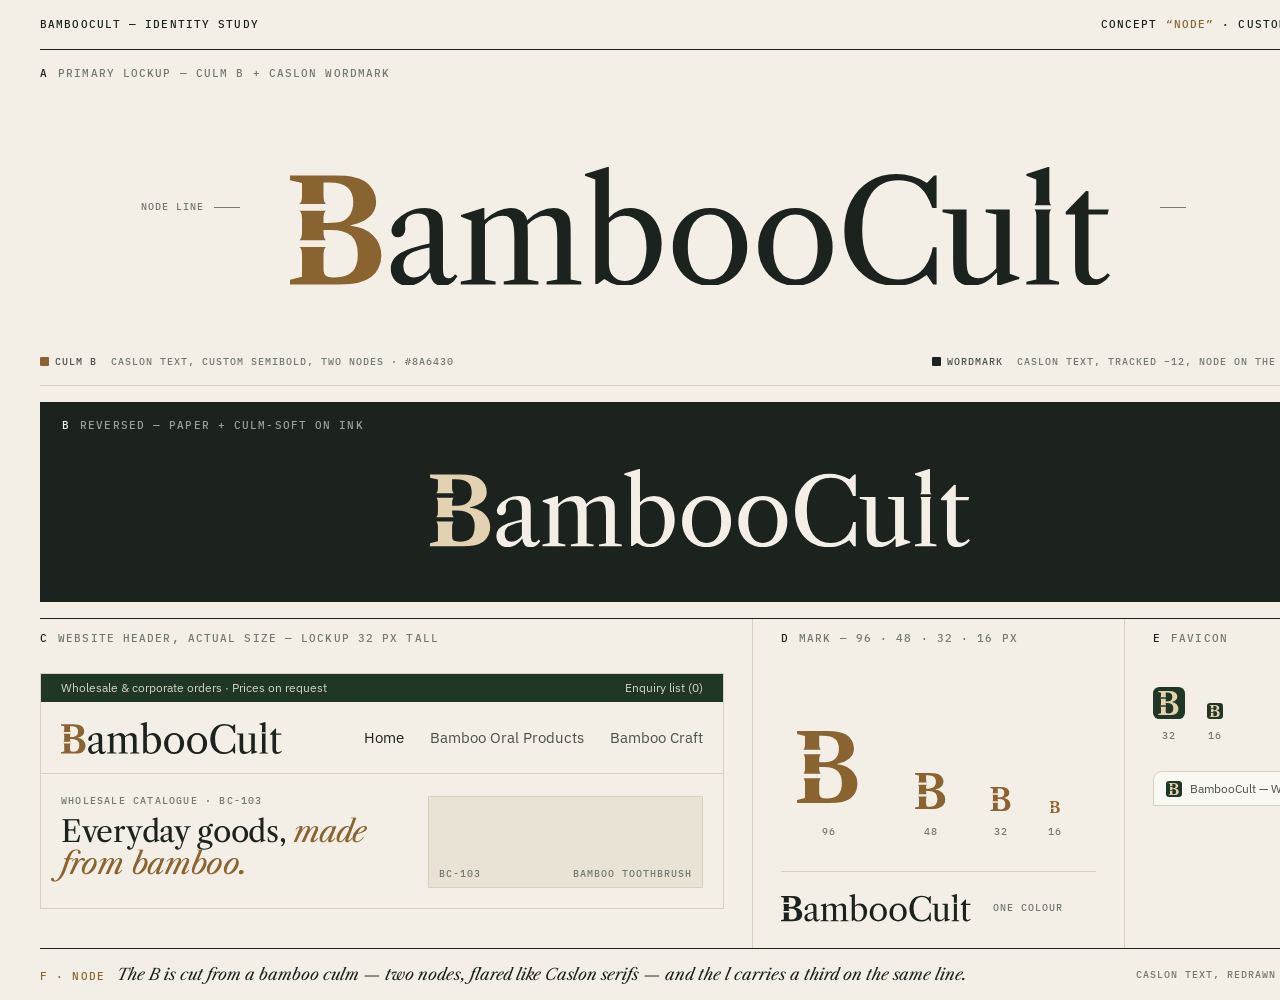
<file: brand/concepts/wordmark/sheet.html>
<!doctype html>
<html lang="en">
<head>
<meta charset="utf-8">
<title>BambooCult &middot; Concept Node</title>
<link rel="preconnect" href="https://fonts.googleapis.com">
<link rel="preconnect" href="https://fonts.gstatic.com" crossorigin>
<link rel="stylesheet" href="https://fonts.googleapis.com/css2?family=IBM+Plex+Mono:wght@400;500&family=IBM+Plex+Sans:wght@400;500&family=Libre+Caslon+Text:ital@0;1&display=block">
<style>
:root {
  --paper:#f3efe6; --paper-2:#e9e3d6; --card:#faf8f3; --ink:#1c221d; --ink-2:#4b524b; --ink-3:#737a71;
  --line:#d9d1c0; --line-2:#c5baa4; --leaf:#2e4a33; --leaf-deep:#213726; --culm:#8a6430; --culm-soft:#e3d2b1;
}
* { box-sizing: border-box; }
html, body { margin: 0; width: 1400px; height: 1000px; overflow: hidden; background: var(--paper); color: var(--ink);
  font: 400 14px/1.45 "IBM Plex Sans", system-ui, sans-serif; -webkit-font-smoothing: antialiased; }
.sheet { position: relative; width: 1400px; height: 1000px; padding: 0 40px; }
.mono { font: 500 11px/1 "IBM Plex Mono", monospace; letter-spacing: .1em; text-transform: uppercase; }
.top { display: flex; justify-content: space-between; align-items: center; height: 50px; border-bottom: 1px solid var(--ink); }
.top b { font-weight: 500; color: var(--culm); }
.label { position: absolute; color: var(--ink-3); }
.label i { font-style: normal; color: var(--ink); margin-right: 10px; }

.pA { position: relative; height: 336px; border-bottom: 1px solid var(--line); }
.pA .lk { position: absolute; left: 250.0px; top: 116.6px; width: 820px; color: var(--ink); }
.lk svg { display: block; width: 100%; height: auto; }
.tick { position: absolute; height: 1px; width: 26px; background: var(--ink-3); }
.tlab { position: absolute; color: var(--ink-3); font-size: 10px; }
.spec { position: absolute; bottom: 18px; color: var(--ink-3); font-size: 10px; }
.spec b { font-weight: 500; color: var(--ink-2); }
.sw { display: inline-block; width: 9px; height: 9px; margin: 0 6px -1px 0; border-radius: 1px; }

.pB { position: relative; height: 200px; margin: 16px 0 0; background: var(--ink); }
.pB .lk { position: absolute; left: 390.0px; top: 66.9px; width: 540px; color: var(--paper); --bc-accent: var(--culm-soft); }
.pB .label { color: #9aa096; }
.pB .label i { color: var(--paper); }

.row { display: grid; grid-template-columns: 712px 1fr 236px; height: 330px; margin-top: 16px; border-top: 1px solid var(--ink); }
.cell { position: relative; padding: 40px 0 0; }
.cell + .cell { border-left: 1px solid var(--line); padding-left: 28px; }
.cell .label { top: 14px; }

.site { position: relative; margin: 14px 28px 0 0; background: var(--paper); border: 1px solid var(--line); }
.site .bar { display: flex; justify-content: space-between; padding: 7px 20px; background: var(--leaf-deep); color: #d9d3c4; font: 400 12px/1.2 "IBM Plex Sans"; }
.site .hdr { display: flex; align-items: center; height: 72px; padding: 0 20px; border-bottom: 1px solid var(--line); }
.site .hdr .lk { height: 32px; width: 220.85px; color: var(--ink); flex: none; }
.site .hdr .lk svg { height: 32px; width: auto; }
.site nav { display: flex; gap: 26px; margin-left: auto; font: 400 15px/1 "IBM Plex Sans"; color: var(--ink-2); white-space: pre; }
.site nav span:first-child { color: var(--ink); }
.site .page { display: grid; grid-template-columns: 1.25fr 1fr; gap: 24px; padding: 22px 20px 20px; }
.site .eyebrow { font: 500 10px/1 "IBM Plex Mono"; letter-spacing: .12em; text-transform: uppercase; color: var(--ink-3); }
.site h3 { margin: 10px 0 0; font: 400 30px/1.05 "Libre Caslon Text", serif; letter-spacing: -.01em; font-weight: 400; }
.site h3 em { color: var(--culm); }
.site .plate { height: 92px; background: var(--paper-2); border: 1px solid var(--line); display: flex; align-items: flex-end; justify-content: space-between; padding: 8px 10px; }
.site .plate .mono { font-size: 10px; color: var(--ink-3); }

.marks { display: flex; align-items: flex-end; gap: 30px; height: 150px; margin-top: 28px; color: var(--culm); }
.marks figure { margin: 0; display: flex; flex-direction: column; align-items: center; gap: 12px; }
.marks figure > div svg { display: block; width: 100%; height: 100%; }
.marks figcaption { color: var(--ink-3); font-size: 10px; }
.onecol { display: flex; align-items: center; gap: 22px; margin-top: 34px; padding-top: 22px; border-top: 1px solid var(--line); margin-right: 28px; }
.onecol .lk { width: 190px; color: var(--ink); --bc-accent: currentColor; }
.onecol .mono { color: var(--ink-3); font-size: 10px; }

.fav { display: flex; align-items: flex-end; gap: 22px; margin-top: 28px; }
.fav figure { margin: 0; display: flex; flex-direction: column; align-items: center; gap: 12px; }
.tile { background: var(--leaf-deep); color: var(--culm-soft); overflow: hidden; }
.tile svg { display: block; width: 100%; height: 100%; }
.t32 { width: 32px; height: 32px; border-radius: 6.4px; }
.t16 { width: 16px; height: 16px; border-radius: 3.2px; }
.fav figcaption { color: var(--ink-3); font-size: 10px; }
.tab { display: flex; align-items: center; gap: 8px; width: 196px; height: 34px; margin-top: 30px; padding: 0 12px; background: var(--card); border: 1px solid var(--line); border-bottom: 0; border-radius: 9px 9px 0 0; font: 400 12px/1 "IBM Plex Sans"; color: var(--ink-2); }
.tab .t16 { flex: none; }
.tabline { width: 208px; height: 1px; background: var(--line); }

.cap { position: absolute; left: 40px; right: 40px; bottom: 0; height: 52px; display: flex; align-items: center; justify-content: space-between; border-top: 1px solid var(--ink); }
.cap p { margin: 0; font: italic 400 16px/1.3 "Libre Caslon Text", serif; color: var(--ink); }
.cap p b { font: 500 11px/1 "IBM Plex Mono"; letter-spacing: .1em; text-transform: uppercase; font-style: normal; color: var(--culm); margin-right: 12px; }
.cap .mono { color: var(--ink-3); font-size: 10px; }
</style>
</head>
<body>
<div class="sheet">
  <header class="top">
    <span class="mono">BambooCult &mdash; identity study</span>
    <span class="mono">Concept <b>&ldquo;Node&rdquo;</b> &middot; custom wordmark</span>
  </header>

  <section class="pA">
    <span class="label mono" style="left:0;top:18px"><i>A</i>Primary lockup &mdash; culm B + Caslon wordmark</span>
    <div class="lk"><svg xmlns="http://www.w3.org/2000/svg" viewBox="0 0 579.73 84" role="img" aria-label="BambooCult"><title>BambooCult</title><path fill="#8a6430" style="fill:var(--bc-accent,#8a6430)" d="M52.9 10.1Q56.68 12.6 58.79 16.45Q60.89 20.3 60.89 24.7Q60.89 30.92 56.2 35.21Q51.52 39.5 42.92 41.1L42.92 41.5Q52.69 42.5 58.63 48.24Q64.57 53.98 64.57 62.6Q64.57 67.13 62.68 71.16Q60.79 75.2 57.38 77.8Q53.67 80.6 48.32 81.8Q42.97 83 34.24 83L0 83L0 79.72L8.5 77.61L8.5 62.1C8.5 58.63 7.4 56.5 6.5 56.5L25.69 56.5C24.79 56.5 23.69 58.63 23.69 62.1L23.69 72.15Q23.69 75.65 25.37 76.9Q27.04 78.15 31.72 78.15Q40.02 78.15 43.98 74.14Q47.93 70.14 47.93 61.7Q47.93 52.84 43.28 48.68Q38.63 44.52 28.83 44.52L23.69 44.52L23.69 46.1C23.69 49.57 24.79 51.7 25.69 51.7L6.5 51.7C7.4 51.7 8.5 49.57 8.5 46.1L8.5 36.5C8.5 33.03 7.4 30.9 6.5 30.9L25.69 30.9C24.79 30.9 23.69 33.03 23.69 36.5L23.69 39.54L26.32 39.54Q30.23 39.54 32.55 39.24Q38.4 38.64 41.56 34.92Q44.72 31.2 44.72 24.89Q44.72 21.42 43.73 18.89Q42.74 16.35 40.67 14.56Q38.5 12.71 35.35 11.84Q32.19 10.98 27.53 10.98L23.69 10.98L23.69 20.5C23.69 23.97 24.79 26.1 25.69 26.1L6.5 26.1C7.4 26.1 8.5 23.97 8.5 20.5L8.5 11.32L0 9.28L0 6L32.47 6Q39.79 6 44.69 7Q49.59 8 52.9 10.1Z"/><path fill="currentColor" d="M71.23 71.8Q71.23 67.4 73.88 64.25Q76.53 61.1 82.48 58.7Q88.43 56.3 98.63 54.1L98.63 44.3Q98.63 38 96.83 35.4Q95.03 32.8 90.63 32.8Q86.33 32.8 83.83 34.85Q81.33 36.9 81.33 40.4Q81.33 41.3 81.43 42.15Q81.53 43 81.53 43.9Q81.53 46.4 80.08 48.05Q78.63 49.7 76.33 49.7Q74.33 49.7 73.03 48.4Q71.73 47.1 71.73 44.9Q71.73 41.6 74.68 38.1Q77.63 34.6 82.53 32.1Q88.53 29 95.23 29Q99.53 29 102.53 30.4Q105.53 31.8 106.83 34.3Q107.63 36 107.88 38.5Q108.13 41 108.13 47.4L108.13 70.3Q108.13 75.2 108.88 76.95Q109.63 78.7 111.83 78.7Q113.23 78.7 114.33 78.05Q115.43 77.4 116.73 75.8L118.43 77.3Q116.13 80.9 113.68 82.45Q111.23 84 108.03 84Q104.03 84 101.83 81.8Q99.63 79.6 99.13 75L98.83 74.8Q95.93 79.1 91.73 81.55Q87.53 84 83.23 84Q77.93 84 74.58 80.6Q71.23 77.2 71.23 71.8ZM98.63 71.4L98.63 57Q91.43 58.4 87.48 60Q83.53 61.6 81.83 63.9Q80.13 66.2 80.13 69.7Q80.13 73.7 82.08 75.9Q84.03 78.1 87.63 78.1Q90.83 78.1 93.73 76.35Q96.63 74.6 98.63 71.4ZM205.93 81L205.93 83L181.43 83L181.43 81L188.93 79.6L188.93 50.2Q188.93 42.9 187.73 39.1Q186.23 34.5 180.93 34.5Q177.23 34.5 173.88 36.15Q170.53 37.8 167.93 40.9Q168.13 44.9 168.13 49.2L168.13 79.6L175.63 81L175.63 83L151.13 83L151.13 81L158.63 79.6L158.63 50.2Q158.63 43.5 157.43 39.1Q155.83 34.5 150.63 34.5Q147.03 34.5 143.68 36.1Q140.33 37.7 137.83 40.7L137.83 79.5L145.33 81L145.33 83L120.73 83L120.73 81L128.33 79.5L128.33 38L120.93 35.2L120.93 33.9L136.43 29L137.43 29L137.43 37.5Q141.73 33.4 146.58 31.2Q151.43 29 156.23 29Q159.83 29 162.68 30.6Q165.53 32.2 166.83 35Q167.43 36.2 167.63 37.6Q171.93 33.5 176.83 31.25Q181.73 29 186.53 29Q190.13 29 192.93 30.6Q195.73 32.2 197.13 35Q197.93 36.6 198.18 39.4Q198.43 42.2 198.43 49.2L198.43 79.6L205.93 81ZM222.53 79.4L222.03 79.4L217.43 82.8L215.83 82.8L215.83 8.9L208.53 6.2L208.53 4.9L224.43 0L225.43 0L225.43 35.8Q231.73 29 240.63 29Q247.13 29 252.13 32.2Q257.13 35.4 259.93 41.15Q262.73 46.9 262.73 54.3Q262.73 62.6 259.28 69.4Q255.83 76.2 249.78 80.1Q243.73 84 236.33 84Q228.63 84 222.53 79.4ZM252.03 57.1Q252.03 46.5 247.88 40.45Q243.73 34.4 236.43 34.4Q233.13 34.4 230.28 35.8Q227.43 37.2 225.43 39.6L225.43 68Q225.43 73.7 228.43 77.15Q231.43 80.6 236.33 80.6Q241.03 80.6 244.58 77.65Q248.13 74.7 250.08 69.4Q252.03 64.1 252.03 57.1ZM323.23 56.5Q323.23 64.3 319.83 70.6Q316.43 76.9 310.38 80.45Q304.33 84 296.93 84Q289.53 84 283.48 80.45Q277.43 76.9 274.03 70.6Q270.63 64.3 270.63 56.5Q270.63 48.7 274.03 42.4Q277.43 36.1 283.48 32.55Q289.53 29 296.93 29Q304.33 29 310.38 32.55Q316.43 36.1 319.83 42.4Q323.23 48.7 323.23 56.5ZM296.83 79.5Q304.23 79.5 308.43 73.35Q312.63 67.2 312.63 56.4Q312.63 45.7 308.48 39.6Q304.33 33.5 296.93 33.5Q289.53 33.5 285.38 39.6Q281.23 45.7 281.23 56.5Q281.23 67.3 285.38 73.4Q289.53 79.5 296.83 79.5ZM383.63 56.5Q383.63 64.3 380.23 70.6Q376.83 76.9 370.78 80.45Q364.73 84 357.33 84Q349.93 84 343.88 80.45Q337.83 76.9 334.43 70.6Q331.03 64.3 331.03 56.5Q331.03 48.7 334.43 42.4Q337.83 36.1 343.88 32.55Q349.93 29 357.33 29Q364.73 29 370.78 32.55Q376.83 36.1 380.23 42.4Q383.63 48.7 383.63 56.5ZM357.23 79.5Q364.63 79.5 368.83 73.35Q373.03 67.2 373.03 56.4Q373.03 45.7 368.88 39.6Q364.73 33.5 357.33 33.5Q349.93 33.5 345.78 39.6Q341.63 45.7 341.63 56.5Q341.63 67.3 345.78 73.4Q349.93 79.5 357.23 79.5ZM428.53 5Q434.33 5 439.93 6.6Q445.53 8.2 450.03 11.1L450.43 11.1L455.33 6L457.13 6L457.13 29L454.13 29Q452.53 24.1 450.03 20Q446.53 14.4 441.78 11.9Q437.03 9.4 430.23 9.4Q417.83 9.4 411.18 18.5Q404.53 27.6 404.53 44.3Q404.53 61 411.28 70.25Q418.03 79.5 430.33 79.5Q436.33 79.5 441.13 77.1Q445.93 74.7 449.13 70.1Q452.93 64.8 454.43 56.8L457.13 56.8L457.13 83L454.73 83L450.13 76.4Q444.83 80.4 439.58 82.2Q434.33 84 428.13 84Q417.53 84 409.28 79.1Q401.03 74.2 396.48 65.3Q391.93 56.4 391.93 45Q391.93 33.4 396.63 24.3Q401.33 15.2 409.63 10.1Q417.93 5 428.53 5ZM515.63 77.9L515.63 79.1L500.63 84L499.93 84L499.93 74.9L499.53 74.8Q495.93 79.2 491.28 81.6Q486.63 84 481.63 84Q477.63 84 474.63 82.4Q471.63 80.8 470.23 77.9Q469.43 76.1 469.13 73.3Q468.83 70.5 468.83 63.7L468.83 33.5L461.33 32L461.33 30L478.33 30L478.33 63.7Q478.33 68.4 478.58 70.9Q478.83 73.4 479.53 74.9Q480.33 76.6 482.18 77.6Q484.03 78.6 486.53 78.6Q490.03 78.6 493.33 76.8Q496.63 75 499.33 71.6L499.33 33.5L491.83 32L491.83 30L508.83 30L508.83 75.5L515.63 77.9ZM527.63 22.6L527.63 8.8L520.63 6.2L520.63 4.9L535.93 0L536.83 0L536.83 22.6C536.83 25.33 537.65 27 538.33 27L526.13 27C526.8 27 527.63 25.33 527.63 22.6ZM536.83 34.4L536.83 79.6L543.73 81.1L543.73 83L520.63 83L520.63 81.1L527.63 79.6L527.63 34.4C527.63 31.67 526.8 30 526.13 30L538.33 30C537.65 30 536.83 31.67 536.83 34.4ZM558.33 81.2Q556.53 79.5 555.78 76.95Q555.03 74.4 555.03 69.8L555.03 33.5L548.53 33.5L548.33 31.9L562.73 16.9L564.53 17.1L564.53 30L578.83 30L578.03 33.5L564.53 33.5L564.53 68.9Q564.53 72.5 564.73 74.05Q564.93 75.6 565.43 76.5Q567.03 79.3 570.43 79.3Q572.43 79.3 574.48 78.2Q576.53 77.1 578.03 75.2L579.73 76.5Q577.43 80 573.78 82Q570.13 84 566.13 84Q561.33 84 558.33 81.2Z"/></svg></div>
    <span class="tick" style="left:174.0px;top:156.9px"></span>
    <span class="tlab mono" style="right:1156.0px;top:151.9px">Node line</span>
    <span class="tick" style="left:1120.0px;top:156.9px"></span>
    <span class="spec mono" style="left:0"><span class="sw" style="background:var(--culm)"></span><b>Culm B</b> &nbsp;Caslon Text, custom semibold, two nodes &middot; #8a6430</span>
    <span class="spec mono" style="right:0"><span class="sw" style="background:var(--ink)"></span><b>Wordmark</b> &nbsp;Caslon Text, tracked &minus;12, node on the l &middot; #1c221d</span>
  </section>

  <section class="pB">
    <span class="label mono" style="left:22px;top:18px"><i>B</i>Reversed &mdash; paper + culm-soft on ink</span>
    <div class="lk"><svg xmlns="http://www.w3.org/2000/svg" viewBox="0 0 579.73 84" role="img" aria-label="BambooCult"><title>BambooCult</title><path fill="#8a6430" style="fill:var(--bc-accent,#8a6430)" d="M52.9 10.1Q56.68 12.6 58.79 16.45Q60.89 20.3 60.89 24.7Q60.89 30.92 56.2 35.21Q51.52 39.5 42.92 41.1L42.92 41.5Q52.69 42.5 58.63 48.24Q64.57 53.98 64.57 62.6Q64.57 67.13 62.68 71.16Q60.79 75.2 57.38 77.8Q53.67 80.6 48.32 81.8Q42.97 83 34.24 83L0 83L0 79.72L8.5 77.61L8.5 62.1C8.5 58.63 7.4 56.5 6.5 56.5L25.69 56.5C24.79 56.5 23.69 58.63 23.69 62.1L23.69 72.15Q23.69 75.65 25.37 76.9Q27.04 78.15 31.72 78.15Q40.02 78.15 43.98 74.14Q47.93 70.14 47.93 61.7Q47.93 52.84 43.28 48.68Q38.63 44.52 28.83 44.52L23.69 44.52L23.69 46.1C23.69 49.57 24.79 51.7 25.69 51.7L6.5 51.7C7.4 51.7 8.5 49.57 8.5 46.1L8.5 36.5C8.5 33.03 7.4 30.9 6.5 30.9L25.69 30.9C24.79 30.9 23.69 33.03 23.69 36.5L23.69 39.54L26.32 39.54Q30.23 39.54 32.55 39.24Q38.4 38.64 41.56 34.92Q44.72 31.2 44.72 24.89Q44.72 21.42 43.73 18.89Q42.74 16.35 40.67 14.56Q38.5 12.71 35.35 11.84Q32.19 10.98 27.53 10.98L23.69 10.98L23.69 20.5C23.69 23.97 24.79 26.1 25.69 26.1L6.5 26.1C7.4 26.1 8.5 23.97 8.5 20.5L8.5 11.32L0 9.28L0 6L32.47 6Q39.79 6 44.69 7Q49.59 8 52.9 10.1Z"/><path fill="currentColor" d="M71.23 71.8Q71.23 67.4 73.88 64.25Q76.53 61.1 82.48 58.7Q88.43 56.3 98.63 54.1L98.63 44.3Q98.63 38 96.83 35.4Q95.03 32.8 90.63 32.8Q86.33 32.8 83.83 34.85Q81.33 36.9 81.33 40.4Q81.33 41.3 81.43 42.15Q81.53 43 81.53 43.9Q81.53 46.4 80.08 48.05Q78.63 49.7 76.33 49.7Q74.33 49.7 73.03 48.4Q71.73 47.1 71.73 44.9Q71.73 41.6 74.68 38.1Q77.63 34.6 82.53 32.1Q88.53 29 95.23 29Q99.53 29 102.53 30.4Q105.53 31.8 106.83 34.3Q107.63 36 107.88 38.5Q108.13 41 108.13 47.4L108.13 70.3Q108.13 75.2 108.88 76.95Q109.63 78.7 111.83 78.7Q113.23 78.7 114.33 78.05Q115.43 77.4 116.73 75.8L118.43 77.3Q116.13 80.9 113.68 82.45Q111.23 84 108.03 84Q104.03 84 101.83 81.8Q99.63 79.6 99.13 75L98.83 74.8Q95.93 79.1 91.73 81.55Q87.53 84 83.23 84Q77.93 84 74.58 80.6Q71.23 77.2 71.23 71.8ZM98.63 71.4L98.63 57Q91.43 58.4 87.48 60Q83.53 61.6 81.83 63.9Q80.13 66.2 80.13 69.7Q80.13 73.7 82.08 75.9Q84.03 78.1 87.63 78.1Q90.83 78.1 93.73 76.35Q96.63 74.6 98.63 71.4ZM205.93 81L205.93 83L181.43 83L181.43 81L188.93 79.6L188.93 50.2Q188.93 42.9 187.73 39.1Q186.23 34.5 180.93 34.5Q177.23 34.5 173.88 36.15Q170.53 37.8 167.93 40.9Q168.13 44.9 168.13 49.2L168.13 79.6L175.63 81L175.63 83L151.13 83L151.13 81L158.63 79.6L158.63 50.2Q158.63 43.5 157.43 39.1Q155.83 34.5 150.63 34.5Q147.03 34.5 143.68 36.1Q140.33 37.7 137.83 40.7L137.83 79.5L145.33 81L145.33 83L120.73 83L120.73 81L128.33 79.5L128.33 38L120.93 35.2L120.93 33.9L136.43 29L137.43 29L137.43 37.5Q141.73 33.4 146.58 31.2Q151.43 29 156.23 29Q159.83 29 162.68 30.6Q165.53 32.2 166.83 35Q167.43 36.2 167.63 37.6Q171.93 33.5 176.83 31.25Q181.73 29 186.53 29Q190.13 29 192.93 30.6Q195.73 32.2 197.13 35Q197.93 36.6 198.18 39.4Q198.43 42.2 198.43 49.2L198.43 79.6L205.93 81ZM222.53 79.4L222.03 79.4L217.43 82.8L215.83 82.8L215.83 8.9L208.53 6.2L208.53 4.9L224.43 0L225.43 0L225.43 35.8Q231.73 29 240.63 29Q247.13 29 252.13 32.2Q257.13 35.4 259.93 41.15Q262.73 46.9 262.73 54.3Q262.73 62.6 259.28 69.4Q255.83 76.2 249.78 80.1Q243.73 84 236.33 84Q228.63 84 222.53 79.4ZM252.03 57.1Q252.03 46.5 247.88 40.45Q243.73 34.4 236.43 34.4Q233.13 34.4 230.28 35.8Q227.43 37.2 225.43 39.6L225.43 68Q225.43 73.7 228.43 77.15Q231.43 80.6 236.33 80.6Q241.03 80.6 244.58 77.65Q248.13 74.7 250.08 69.4Q252.03 64.1 252.03 57.1ZM323.23 56.5Q323.23 64.3 319.83 70.6Q316.43 76.9 310.38 80.45Q304.33 84 296.93 84Q289.53 84 283.48 80.45Q277.43 76.9 274.03 70.6Q270.63 64.3 270.63 56.5Q270.63 48.7 274.03 42.4Q277.43 36.1 283.48 32.55Q289.53 29 296.93 29Q304.33 29 310.38 32.55Q316.43 36.1 319.83 42.4Q323.23 48.7 323.23 56.5ZM296.83 79.5Q304.23 79.5 308.43 73.35Q312.63 67.2 312.63 56.4Q312.63 45.7 308.48 39.6Q304.33 33.5 296.93 33.5Q289.53 33.5 285.38 39.6Q281.23 45.7 281.23 56.5Q281.23 67.3 285.38 73.4Q289.53 79.5 296.83 79.5ZM383.63 56.5Q383.63 64.3 380.23 70.6Q376.83 76.9 370.78 80.45Q364.73 84 357.33 84Q349.93 84 343.88 80.45Q337.83 76.9 334.43 70.6Q331.03 64.3 331.03 56.5Q331.03 48.7 334.43 42.4Q337.83 36.1 343.88 32.55Q349.93 29 357.33 29Q364.73 29 370.78 32.55Q376.83 36.1 380.23 42.4Q383.63 48.7 383.63 56.5ZM357.23 79.5Q364.63 79.5 368.83 73.35Q373.03 67.2 373.03 56.4Q373.03 45.7 368.88 39.6Q364.73 33.5 357.33 33.5Q349.93 33.5 345.78 39.6Q341.63 45.7 341.63 56.5Q341.63 67.3 345.78 73.4Q349.93 79.5 357.23 79.5ZM428.53 5Q434.33 5 439.93 6.6Q445.53 8.2 450.03 11.1L450.43 11.1L455.33 6L457.13 6L457.13 29L454.13 29Q452.53 24.1 450.03 20Q446.53 14.4 441.78 11.9Q437.03 9.4 430.23 9.4Q417.83 9.4 411.18 18.5Q404.53 27.6 404.53 44.3Q404.53 61 411.28 70.25Q418.03 79.5 430.33 79.5Q436.33 79.5 441.13 77.1Q445.93 74.7 449.13 70.1Q452.93 64.8 454.43 56.8L457.13 56.8L457.13 83L454.73 83L450.13 76.4Q444.83 80.4 439.58 82.2Q434.33 84 428.13 84Q417.53 84 409.28 79.1Q401.03 74.2 396.48 65.3Q391.93 56.4 391.93 45Q391.93 33.4 396.63 24.3Q401.33 15.2 409.63 10.1Q417.93 5 428.53 5ZM515.63 77.9L515.63 79.1L500.63 84L499.93 84L499.93 74.9L499.53 74.8Q495.93 79.2 491.28 81.6Q486.63 84 481.63 84Q477.63 84 474.63 82.4Q471.63 80.8 470.23 77.9Q469.43 76.1 469.13 73.3Q468.83 70.5 468.83 63.7L468.83 33.5L461.33 32L461.33 30L478.33 30L478.33 63.7Q478.33 68.4 478.58 70.9Q478.83 73.4 479.53 74.9Q480.33 76.6 482.18 77.6Q484.03 78.6 486.53 78.6Q490.03 78.6 493.33 76.8Q496.63 75 499.33 71.6L499.33 33.5L491.83 32L491.83 30L508.83 30L508.83 75.5L515.63 77.9ZM527.63 22.6L527.63 8.8L520.63 6.2L520.63 4.9L535.93 0L536.83 0L536.83 22.6C536.83 25.33 537.65 27 538.33 27L526.13 27C526.8 27 527.63 25.33 527.63 22.6ZM536.83 34.4L536.83 79.6L543.73 81.1L543.73 83L520.63 83L520.63 81.1L527.63 79.6L527.63 34.4C527.63 31.67 526.8 30 526.13 30L538.33 30C537.65 30 536.83 31.67 536.83 34.4ZM558.33 81.2Q556.53 79.5 555.78 76.95Q555.03 74.4 555.03 69.8L555.03 33.5L548.53 33.5L548.33 31.9L562.73 16.9L564.53 17.1L564.53 30L578.83 30L578.03 33.5L564.53 33.5L564.53 68.9Q564.53 72.5 564.73 74.05Q564.93 75.6 565.43 76.5Q567.03 79.3 570.43 79.3Q572.43 79.3 574.48 78.2Q576.53 77.1 578.03 75.2L579.73 76.5Q577.43 80 573.78 82Q570.13 84 566.13 84Q561.33 84 558.33 81.2Z"/></svg></div>
  </section>

  <div class="row">
    <div class="cell">
      <span class="label mono" style="left:0"><i>C</i>Website header, actual size &mdash; lockup 32 px tall</span>
      <div class="site">
        <div class="bar"><span>Wholesale &amp; corporate orders &middot; Prices on request</span><span>Enquiry list (0)</span></div>
        <div class="hdr">
          <div class="lk"><svg xmlns="http://www.w3.org/2000/svg" viewBox="0 0 579.73 84" role="img" aria-label="BambooCult"><title>BambooCult</title><path fill="#8a6430" style="fill:var(--bc-accent,#8a6430)" d="M52.9 10.1Q56.68 12.6 58.79 16.45Q60.89 20.3 60.89 24.7Q60.89 30.92 56.2 35.21Q51.52 39.5 42.92 41.1L42.92 41.5Q52.69 42.5 58.63 48.24Q64.57 53.98 64.57 62.6Q64.57 67.13 62.68 71.16Q60.79 75.2 57.38 77.8Q53.67 80.6 48.32 81.8Q42.97 83 34.24 83L0 83L0 79.72L8.5 77.61L8.5 62.1C8.5 58.63 7.4 56.5 6.5 56.5L25.69 56.5C24.79 56.5 23.69 58.63 23.69 62.1L23.69 72.15Q23.69 75.65 25.37 76.9Q27.04 78.15 31.72 78.15Q40.02 78.15 43.98 74.14Q47.93 70.14 47.93 61.7Q47.93 52.84 43.28 48.68Q38.63 44.52 28.83 44.52L23.69 44.52L23.69 46.1C23.69 49.57 24.79 51.7 25.69 51.7L6.5 51.7C7.4 51.7 8.5 49.57 8.5 46.1L8.5 36.5C8.5 33.03 7.4 30.9 6.5 30.9L25.69 30.9C24.79 30.9 23.69 33.03 23.69 36.5L23.69 39.54L26.32 39.54Q30.23 39.54 32.55 39.24Q38.4 38.64 41.56 34.92Q44.72 31.2 44.72 24.89Q44.72 21.42 43.73 18.89Q42.74 16.35 40.67 14.56Q38.5 12.71 35.35 11.84Q32.19 10.98 27.53 10.98L23.69 10.98L23.69 20.5C23.69 23.97 24.79 26.1 25.69 26.1L6.5 26.1C7.4 26.1 8.5 23.97 8.5 20.5L8.5 11.32L0 9.28L0 6L32.47 6Q39.79 6 44.69 7Q49.59 8 52.9 10.1Z"/><path fill="currentColor" d="M71.23 71.8Q71.23 67.4 73.88 64.25Q76.53 61.1 82.48 58.7Q88.43 56.3 98.63 54.1L98.63 44.3Q98.63 38 96.83 35.4Q95.03 32.8 90.63 32.8Q86.33 32.8 83.83 34.85Q81.33 36.9 81.33 40.4Q81.33 41.3 81.43 42.15Q81.53 43 81.53 43.9Q81.53 46.4 80.08 48.05Q78.63 49.7 76.33 49.7Q74.33 49.7 73.03 48.4Q71.73 47.1 71.73 44.9Q71.73 41.6 74.68 38.1Q77.63 34.6 82.53 32.1Q88.53 29 95.23 29Q99.53 29 102.53 30.4Q105.53 31.8 106.83 34.3Q107.63 36 107.88 38.5Q108.13 41 108.13 47.4L108.13 70.3Q108.13 75.2 108.88 76.95Q109.63 78.7 111.83 78.7Q113.23 78.7 114.33 78.05Q115.43 77.4 116.73 75.8L118.43 77.3Q116.13 80.9 113.68 82.45Q111.23 84 108.03 84Q104.03 84 101.83 81.8Q99.63 79.6 99.13 75L98.83 74.8Q95.93 79.1 91.73 81.55Q87.53 84 83.23 84Q77.93 84 74.58 80.6Q71.23 77.2 71.23 71.8ZM98.63 71.4L98.63 57Q91.43 58.4 87.48 60Q83.53 61.6 81.83 63.9Q80.13 66.2 80.13 69.7Q80.13 73.7 82.08 75.9Q84.03 78.1 87.63 78.1Q90.83 78.1 93.73 76.35Q96.63 74.6 98.63 71.4ZM205.93 81L205.93 83L181.43 83L181.43 81L188.93 79.6L188.93 50.2Q188.93 42.9 187.73 39.1Q186.23 34.5 180.93 34.5Q177.23 34.5 173.88 36.15Q170.53 37.8 167.93 40.9Q168.13 44.9 168.13 49.2L168.13 79.6L175.63 81L175.63 83L151.13 83L151.13 81L158.63 79.6L158.63 50.2Q158.63 43.5 157.43 39.1Q155.83 34.5 150.63 34.5Q147.03 34.5 143.68 36.1Q140.33 37.7 137.83 40.7L137.83 79.5L145.33 81L145.33 83L120.73 83L120.73 81L128.33 79.5L128.33 38L120.93 35.2L120.93 33.9L136.43 29L137.43 29L137.43 37.5Q141.73 33.4 146.58 31.2Q151.43 29 156.23 29Q159.83 29 162.68 30.6Q165.53 32.2 166.83 35Q167.43 36.2 167.63 37.6Q171.93 33.5 176.83 31.25Q181.73 29 186.53 29Q190.13 29 192.93 30.6Q195.73 32.2 197.13 35Q197.93 36.6 198.18 39.4Q198.43 42.2 198.43 49.2L198.43 79.6L205.93 81ZM222.53 79.4L222.03 79.4L217.43 82.8L215.83 82.8L215.83 8.9L208.53 6.2L208.53 4.9L224.43 0L225.43 0L225.43 35.8Q231.73 29 240.63 29Q247.13 29 252.13 32.2Q257.13 35.4 259.93 41.15Q262.73 46.9 262.73 54.3Q262.73 62.6 259.28 69.4Q255.83 76.2 249.78 80.1Q243.73 84 236.33 84Q228.63 84 222.53 79.4ZM252.03 57.1Q252.03 46.5 247.88 40.45Q243.73 34.4 236.43 34.4Q233.13 34.4 230.28 35.8Q227.43 37.2 225.43 39.6L225.43 68Q225.43 73.7 228.43 77.15Q231.43 80.6 236.33 80.6Q241.03 80.6 244.58 77.65Q248.13 74.7 250.08 69.4Q252.03 64.1 252.03 57.1ZM323.23 56.5Q323.23 64.3 319.83 70.6Q316.43 76.9 310.38 80.45Q304.33 84 296.93 84Q289.53 84 283.48 80.45Q277.43 76.9 274.03 70.6Q270.63 64.3 270.63 56.5Q270.63 48.7 274.03 42.4Q277.43 36.1 283.48 32.55Q289.53 29 296.93 29Q304.33 29 310.38 32.55Q316.43 36.1 319.83 42.4Q323.23 48.7 323.23 56.5ZM296.83 79.5Q304.23 79.5 308.43 73.35Q312.63 67.2 312.63 56.4Q312.63 45.7 308.48 39.6Q304.33 33.5 296.93 33.5Q289.53 33.5 285.38 39.6Q281.23 45.7 281.23 56.5Q281.23 67.3 285.38 73.4Q289.53 79.5 296.83 79.5ZM383.63 56.5Q383.63 64.3 380.23 70.6Q376.83 76.9 370.78 80.45Q364.73 84 357.33 84Q349.93 84 343.88 80.45Q337.83 76.9 334.43 70.6Q331.03 64.3 331.03 56.5Q331.03 48.7 334.43 42.4Q337.83 36.1 343.88 32.55Q349.93 29 357.33 29Q364.73 29 370.78 32.55Q376.83 36.1 380.23 42.4Q383.63 48.7 383.63 56.5ZM357.23 79.5Q364.63 79.5 368.83 73.35Q373.03 67.2 373.03 56.4Q373.03 45.7 368.88 39.6Q364.73 33.5 357.33 33.5Q349.93 33.5 345.78 39.6Q341.63 45.7 341.63 56.5Q341.63 67.3 345.78 73.4Q349.93 79.5 357.23 79.5ZM428.53 5Q434.33 5 439.93 6.6Q445.53 8.2 450.03 11.1L450.43 11.1L455.33 6L457.13 6L457.13 29L454.13 29Q452.53 24.1 450.03 20Q446.53 14.4 441.78 11.9Q437.03 9.4 430.23 9.4Q417.83 9.4 411.18 18.5Q404.53 27.6 404.53 44.3Q404.53 61 411.28 70.25Q418.03 79.5 430.33 79.5Q436.33 79.5 441.13 77.1Q445.93 74.7 449.13 70.1Q452.93 64.8 454.43 56.8L457.13 56.8L457.13 83L454.73 83L450.13 76.4Q444.83 80.4 439.58 82.2Q434.33 84 428.13 84Q417.53 84 409.28 79.1Q401.03 74.2 396.48 65.3Q391.93 56.4 391.93 45Q391.93 33.4 396.63 24.3Q401.33 15.2 409.63 10.1Q417.93 5 428.53 5ZM515.63 77.9L515.63 79.1L500.63 84L499.93 84L499.93 74.9L499.53 74.8Q495.93 79.2 491.28 81.6Q486.63 84 481.63 84Q477.63 84 474.63 82.4Q471.63 80.8 470.23 77.9Q469.43 76.1 469.13 73.3Q468.83 70.5 468.83 63.7L468.83 33.5L461.33 32L461.33 30L478.33 30L478.33 63.7Q478.33 68.4 478.58 70.9Q478.83 73.4 479.53 74.9Q480.33 76.6 482.18 77.6Q484.03 78.6 486.53 78.6Q490.03 78.6 493.33 76.8Q496.63 75 499.33 71.6L499.33 33.5L491.83 32L491.83 30L508.83 30L508.83 75.5L515.63 77.9ZM527.63 22.6L527.63 8.8L520.63 6.2L520.63 4.9L535.93 0L536.83 0L536.83 22.6C536.83 25.33 537.65 27 538.33 27L526.13 27C526.8 27 527.63 25.33 527.63 22.6ZM536.83 34.4L536.83 79.6L543.73 81.1L543.73 83L520.63 83L520.63 81.1L527.63 79.6L527.63 34.4C527.63 31.67 526.8 30 526.13 30L538.33 30C537.65 30 536.83 31.67 536.83 34.4ZM558.33 81.2Q556.53 79.5 555.78 76.95Q555.03 74.4 555.03 69.8L555.03 33.5L548.53 33.5L548.33 31.9L562.73 16.9L564.53 17.1L564.53 30L578.83 30L578.03 33.5L564.53 33.5L564.53 68.9Q564.53 72.5 564.73 74.05Q564.93 75.6 565.43 76.5Q567.03 79.3 570.43 79.3Q572.43 79.3 574.48 78.2Q576.53 77.1 578.03 75.2L579.73 76.5Q577.43 80 573.78 82Q570.13 84 566.13 84Q561.33 84 558.33 81.2Z"/></svg></div>
          <nav><span>Home</span><span>Bamboo Oral Products</span><span>Bamboo Craft</span></nav>
        </div>
        <div class="page">
          <div><div class="eyebrow">Wholesale catalogue &middot; BC-103</div><h3>Everyday goods, <em>made from bamboo.</em></h3></div>
          <div class="plate"><span class="mono">BC-103</span><span class="mono">Bamboo toothbrush</span></div>
        </div>
      </div>
    </div>

    <div class="cell">
      <span class="label mono"><i>D</i>Mark &mdash; 96 &middot; 48 &middot; 32 &middot; 16 px</span>
      <div class="marks">
        <figure><div style="width:96px;height:96px"><svg xmlns="http://www.w3.org/2000/svg" viewBox="0 0 160 160" role="img" aria-label="BambooCult"><title>BambooCult</title><path fill="currentColor" d="M109.19 26.39Q115.09 30.29 118.37 36.29Q121.65 42.29 121.65 49.14Q121.65 58.84 114.35 65.52Q107.04 72.21 93.64 74.7L93.64 75.32Q108.87 76.88 118.12 85.83Q127.38 94.77 127.38 108.21Q127.38 115.27 124.44 121.56Q121.49 127.84 116.18 131.9Q110.39 136.26 102.06 138.13Q93.72 140 80.11 140L26.75 140L26.75 134.89L40 131.6L40 107.43C40 102.02 38.29 98.7 36.88 98.7L66.79 98.7C65.39 98.7 63.67 102.02 63.67 107.43L63.67 123.09Q63.67 128.55 66.28 130.49Q68.89 132.44 76.19 132.44Q89.12 132.44 95.29 126.2Q101.45 119.96 101.45 106.81Q101.45 93 94.2 86.51Q86.96 80.03 71.68 80.03L63.67 80.03L63.67 82.49C63.67 87.9 65.39 91.22 66.79 91.22L36.88 91.22C38.29 91.22 40 87.9 40 82.49L40 67.53C40 62.12 38.29 58.81 36.88 58.81L66.79 58.81C65.39 58.81 63.67 62.12 63.67 67.53L63.67 72.27L67.77 72.27Q73.86 72.27 77.48 71.8Q86.6 70.87 91.52 65.07Q96.45 59.27 96.45 49.44Q96.45 44.04 94.9 40.08Q93.36 36.13 90.14 33.34Q86.76 30.46 81.84 29.11Q76.92 27.76 69.66 27.76L63.67 27.76L63.67 42.6C63.67 48.01 65.39 51.32 66.79 51.32L36.88 51.32C38.29 51.32 40 48.01 40 42.6L40 28.29L26.75 25.11L26.75 20L77.36 20Q88.76 20 96.4 21.56Q104.04 23.12 109.19 26.39Z"/></svg></div><figcaption class="mono">96</figcaption></figure>
        <figure><div style="width:48px;height:48px"><svg xmlns="http://www.w3.org/2000/svg" viewBox="0 0 160 160" role="img" aria-label="BambooCult"><title>BambooCult</title><path fill="currentColor" d="M109.19 26.39Q115.09 30.29 118.37 36.29Q121.65 42.29 121.65 49.14Q121.65 58.84 114.35 65.52Q107.04 72.21 93.64 74.7L93.64 75.32Q108.87 76.88 118.12 85.83Q127.38 94.77 127.38 108.21Q127.38 115.27 124.44 121.56Q121.49 127.84 116.18 131.9Q110.39 136.26 102.06 138.13Q93.72 140 80.11 140L26.75 140L26.75 134.89L40 131.6L40 107.43C40 102.02 38.29 98.7 36.88 98.7L66.79 98.7C65.39 98.7 63.67 102.02 63.67 107.43L63.67 123.09Q63.67 128.55 66.28 130.49Q68.89 132.44 76.19 132.44Q89.12 132.44 95.29 126.2Q101.45 119.96 101.45 106.81Q101.45 93 94.2 86.51Q86.96 80.03 71.68 80.03L63.67 80.03L63.67 82.49C63.67 87.9 65.39 91.22 66.79 91.22L36.88 91.22C38.29 91.22 40 87.9 40 82.49L40 67.53C40 62.12 38.29 58.81 36.88 58.81L66.79 58.81C65.39 58.81 63.67 62.12 63.67 67.53L63.67 72.27L67.77 72.27Q73.86 72.27 77.48 71.8Q86.6 70.87 91.52 65.07Q96.45 59.27 96.45 49.44Q96.45 44.04 94.9 40.08Q93.36 36.13 90.14 33.34Q86.76 30.46 81.84 29.11Q76.92 27.76 69.66 27.76L63.67 27.76L63.67 42.6C63.67 48.01 65.39 51.32 66.79 51.32L36.88 51.32C38.29 51.32 40 48.01 40 42.6L40 28.29L26.75 25.11L26.75 20L77.36 20Q88.76 20 96.4 21.56Q104.04 23.12 109.19 26.39Z"/></svg></div><figcaption class="mono">48</figcaption></figure>
        <figure><div style="width:32px;height:32px"><svg xmlns="http://www.w3.org/2000/svg" viewBox="0 0 160 160" role="img" aria-label="BambooCult"><title>BambooCult</title><path fill="currentColor" d="M109.19 26.39Q115.09 30.29 118.37 36.29Q121.65 42.29 121.65 49.14Q121.65 58.84 114.35 65.52Q107.04 72.21 93.64 74.7L93.64 75.32Q108.87 76.88 118.12 85.83Q127.38 94.77 127.38 108.21Q127.38 115.27 124.44 121.56Q121.49 127.84 116.18 131.9Q110.39 136.26 102.06 138.13Q93.72 140 80.11 140L26.75 140L26.75 134.89L40 131.6L40 107.43C40 102.02 38.29 98.7 36.88 98.7L66.79 98.7C65.39 98.7 63.67 102.02 63.67 107.43L63.67 123.09Q63.67 128.55 66.28 130.49Q68.89 132.44 76.19 132.44Q89.12 132.44 95.29 126.2Q101.45 119.96 101.45 106.81Q101.45 93 94.2 86.51Q86.96 80.03 71.68 80.03L63.67 80.03L63.67 82.49C63.67 87.9 65.39 91.22 66.79 91.22L36.88 91.22C38.29 91.22 40 87.9 40 82.49L40 67.53C40 62.12 38.29 58.81 36.88 58.81L66.79 58.81C65.39 58.81 63.67 62.12 63.67 67.53L63.67 72.27L67.77 72.27Q73.86 72.27 77.48 71.8Q86.6 70.87 91.52 65.07Q96.45 59.27 96.45 49.44Q96.45 44.04 94.9 40.08Q93.36 36.13 90.14 33.34Q86.76 30.46 81.84 29.11Q76.92 27.76 69.66 27.76L63.67 27.76L63.67 42.6C63.67 48.01 65.39 51.32 66.79 51.32L36.88 51.32C38.29 51.32 40 48.01 40 42.6L40 28.29L26.75 25.11L26.75 20L77.36 20Q88.76 20 96.4 21.56Q104.04 23.12 109.19 26.39Z"/></svg></div><figcaption class="mono">32</figcaption></figure>
        <figure><div style="width:16px;height:16px"><svg xmlns="http://www.w3.org/2000/svg" viewBox="0 0 160 160" role="img" aria-label="BambooCult"><title>BambooCult</title><path fill="currentColor" d="M109.19 26.39Q115.09 30.29 118.37 36.29Q121.65 42.29 121.65 49.14Q121.65 58.84 114.35 65.52Q107.04 72.21 93.64 74.7L93.64 75.32Q108.87 76.88 118.12 85.83Q127.38 94.77 127.38 108.21Q127.38 115.27 124.44 121.56Q121.49 127.84 116.18 131.9Q110.39 136.26 102.06 138.13Q93.72 140 80.11 140L26.75 140L26.75 134.89L40 131.6L40 107.43C40 102.02 38.29 98.7 36.88 98.7L66.79 98.7C65.39 98.7 63.67 102.02 63.67 107.43L63.67 123.09Q63.67 128.55 66.28 130.49Q68.89 132.44 76.19 132.44Q89.12 132.44 95.29 126.2Q101.45 119.96 101.45 106.81Q101.45 93 94.2 86.51Q86.96 80.03 71.68 80.03L63.67 80.03L63.67 82.49C63.67 87.9 65.39 91.22 66.79 91.22L36.88 91.22C38.29 91.22 40 87.9 40 82.49L40 67.53C40 62.12 38.29 58.81 36.88 58.81L66.79 58.81C65.39 58.81 63.67 62.12 63.67 67.53L63.67 72.27L67.77 72.27Q73.86 72.27 77.48 71.8Q86.6 70.87 91.52 65.07Q96.45 59.27 96.45 49.44Q96.45 44.04 94.9 40.08Q93.36 36.13 90.14 33.34Q86.76 30.46 81.84 29.11Q76.92 27.76 69.66 27.76L63.67 27.76L63.67 42.6C63.67 48.01 65.39 51.32 66.79 51.32L36.88 51.32C38.29 51.32 40 48.01 40 42.6L40 28.29L26.75 25.11L26.75 20L77.36 20Q88.76 20 96.4 21.56Q104.04 23.12 109.19 26.39Z"/></svg></div><figcaption class="mono">16</figcaption></figure>
      </div>
      <div class="onecol">
        <div class="lk"><svg xmlns="http://www.w3.org/2000/svg" viewBox="0 0 579.73 84" role="img" aria-label="BambooCult"><title>BambooCult</title><path fill="#8a6430" style="fill:var(--bc-accent,#8a6430)" d="M52.9 10.1Q56.68 12.6 58.79 16.45Q60.89 20.3 60.89 24.7Q60.89 30.92 56.2 35.21Q51.52 39.5 42.92 41.1L42.92 41.5Q52.69 42.5 58.63 48.24Q64.57 53.98 64.57 62.6Q64.57 67.13 62.68 71.16Q60.79 75.2 57.38 77.8Q53.67 80.6 48.32 81.8Q42.97 83 34.24 83L0 83L0 79.72L8.5 77.61L8.5 62.1C8.5 58.63 7.4 56.5 6.5 56.5L25.69 56.5C24.79 56.5 23.69 58.63 23.69 62.1L23.69 72.15Q23.69 75.65 25.37 76.9Q27.04 78.15 31.72 78.15Q40.02 78.15 43.98 74.14Q47.93 70.14 47.93 61.7Q47.93 52.84 43.28 48.68Q38.63 44.52 28.83 44.52L23.69 44.52L23.69 46.1C23.69 49.57 24.79 51.7 25.69 51.7L6.5 51.7C7.4 51.7 8.5 49.57 8.5 46.1L8.5 36.5C8.5 33.03 7.4 30.9 6.5 30.9L25.69 30.9C24.79 30.9 23.69 33.03 23.69 36.5L23.69 39.54L26.32 39.54Q30.23 39.54 32.55 39.24Q38.4 38.64 41.56 34.92Q44.72 31.2 44.72 24.89Q44.72 21.42 43.73 18.89Q42.74 16.35 40.67 14.56Q38.5 12.71 35.35 11.84Q32.19 10.98 27.53 10.98L23.69 10.98L23.69 20.5C23.69 23.97 24.79 26.1 25.69 26.1L6.5 26.1C7.4 26.1 8.5 23.97 8.5 20.5L8.5 11.32L0 9.28L0 6L32.47 6Q39.79 6 44.69 7Q49.59 8 52.9 10.1Z"/><path fill="currentColor" d="M71.23 71.8Q71.23 67.4 73.88 64.25Q76.53 61.1 82.48 58.7Q88.43 56.3 98.63 54.1L98.63 44.3Q98.63 38 96.83 35.4Q95.03 32.8 90.63 32.8Q86.33 32.8 83.83 34.85Q81.33 36.9 81.33 40.4Q81.33 41.3 81.43 42.15Q81.53 43 81.53 43.9Q81.53 46.4 80.08 48.05Q78.63 49.7 76.33 49.7Q74.33 49.7 73.03 48.4Q71.73 47.1 71.73 44.9Q71.73 41.6 74.68 38.1Q77.63 34.6 82.53 32.1Q88.53 29 95.23 29Q99.53 29 102.53 30.4Q105.53 31.8 106.83 34.3Q107.63 36 107.88 38.5Q108.13 41 108.13 47.4L108.13 70.3Q108.13 75.2 108.88 76.95Q109.63 78.7 111.83 78.7Q113.23 78.7 114.33 78.05Q115.43 77.4 116.73 75.8L118.43 77.3Q116.13 80.9 113.68 82.45Q111.23 84 108.03 84Q104.03 84 101.83 81.8Q99.63 79.6 99.13 75L98.83 74.8Q95.93 79.1 91.73 81.55Q87.53 84 83.23 84Q77.93 84 74.58 80.6Q71.23 77.2 71.23 71.8ZM98.63 71.4L98.63 57Q91.43 58.4 87.48 60Q83.53 61.6 81.83 63.9Q80.13 66.2 80.13 69.7Q80.13 73.7 82.08 75.9Q84.03 78.1 87.63 78.1Q90.83 78.1 93.73 76.35Q96.63 74.6 98.63 71.4ZM205.93 81L205.93 83L181.43 83L181.43 81L188.93 79.6L188.93 50.2Q188.93 42.9 187.73 39.1Q186.23 34.5 180.93 34.5Q177.23 34.5 173.88 36.15Q170.53 37.8 167.93 40.9Q168.13 44.9 168.13 49.2L168.13 79.6L175.63 81L175.63 83L151.13 83L151.13 81L158.63 79.6L158.63 50.2Q158.63 43.5 157.43 39.1Q155.83 34.5 150.63 34.5Q147.03 34.5 143.68 36.1Q140.33 37.7 137.83 40.7L137.83 79.5L145.33 81L145.33 83L120.73 83L120.73 81L128.33 79.5L128.33 38L120.93 35.2L120.93 33.9L136.43 29L137.43 29L137.43 37.5Q141.73 33.4 146.58 31.2Q151.43 29 156.23 29Q159.83 29 162.68 30.6Q165.53 32.2 166.83 35Q167.43 36.2 167.63 37.6Q171.93 33.5 176.83 31.25Q181.73 29 186.53 29Q190.13 29 192.93 30.6Q195.73 32.2 197.13 35Q197.93 36.6 198.18 39.4Q198.43 42.2 198.43 49.2L198.43 79.6L205.93 81ZM222.53 79.4L222.03 79.4L217.43 82.8L215.83 82.8L215.83 8.9L208.53 6.2L208.53 4.9L224.43 0L225.43 0L225.43 35.8Q231.73 29 240.63 29Q247.13 29 252.13 32.2Q257.13 35.4 259.93 41.15Q262.73 46.9 262.73 54.3Q262.73 62.6 259.28 69.4Q255.83 76.2 249.78 80.1Q243.73 84 236.33 84Q228.63 84 222.53 79.4ZM252.03 57.1Q252.03 46.5 247.88 40.45Q243.73 34.4 236.43 34.4Q233.13 34.4 230.28 35.8Q227.43 37.2 225.43 39.6L225.43 68Q225.43 73.7 228.43 77.15Q231.43 80.6 236.33 80.6Q241.03 80.6 244.58 77.65Q248.13 74.7 250.08 69.4Q252.03 64.1 252.03 57.1ZM323.23 56.5Q323.23 64.3 319.83 70.6Q316.43 76.9 310.38 80.45Q304.33 84 296.93 84Q289.53 84 283.48 80.45Q277.43 76.9 274.03 70.6Q270.63 64.3 270.63 56.5Q270.63 48.7 274.03 42.4Q277.43 36.1 283.48 32.55Q289.53 29 296.93 29Q304.33 29 310.38 32.55Q316.43 36.1 319.83 42.4Q323.23 48.7 323.23 56.5ZM296.83 79.5Q304.23 79.5 308.43 73.35Q312.63 67.2 312.63 56.4Q312.63 45.7 308.48 39.6Q304.33 33.5 296.93 33.5Q289.53 33.5 285.38 39.6Q281.23 45.7 281.23 56.5Q281.23 67.3 285.38 73.4Q289.53 79.5 296.83 79.5ZM383.63 56.5Q383.63 64.3 380.23 70.6Q376.83 76.9 370.78 80.45Q364.73 84 357.33 84Q349.93 84 343.88 80.45Q337.83 76.9 334.43 70.6Q331.03 64.3 331.03 56.5Q331.03 48.7 334.43 42.4Q337.83 36.1 343.88 32.55Q349.93 29 357.33 29Q364.73 29 370.78 32.55Q376.83 36.1 380.23 42.4Q383.63 48.7 383.63 56.5ZM357.23 79.5Q364.63 79.5 368.83 73.35Q373.03 67.2 373.03 56.4Q373.03 45.7 368.88 39.6Q364.73 33.5 357.33 33.5Q349.93 33.5 345.78 39.6Q341.63 45.7 341.63 56.5Q341.63 67.3 345.78 73.4Q349.93 79.5 357.23 79.5ZM428.53 5Q434.33 5 439.93 6.6Q445.53 8.2 450.03 11.1L450.43 11.1L455.33 6L457.13 6L457.13 29L454.13 29Q452.53 24.1 450.03 20Q446.53 14.4 441.78 11.9Q437.03 9.4 430.23 9.4Q417.83 9.4 411.18 18.5Q404.53 27.6 404.53 44.3Q404.53 61 411.28 70.25Q418.03 79.5 430.33 79.5Q436.33 79.5 441.13 77.1Q445.93 74.7 449.13 70.1Q452.93 64.8 454.43 56.8L457.13 56.8L457.13 83L454.73 83L450.13 76.4Q444.83 80.4 439.58 82.2Q434.33 84 428.13 84Q417.53 84 409.28 79.1Q401.03 74.2 396.48 65.3Q391.93 56.4 391.93 45Q391.93 33.4 396.63 24.3Q401.33 15.2 409.63 10.1Q417.93 5 428.53 5ZM515.63 77.9L515.63 79.1L500.63 84L499.93 84L499.93 74.9L499.53 74.8Q495.93 79.2 491.28 81.6Q486.63 84 481.63 84Q477.63 84 474.63 82.4Q471.63 80.8 470.23 77.9Q469.43 76.1 469.13 73.3Q468.83 70.5 468.83 63.7L468.83 33.5L461.33 32L461.33 30L478.33 30L478.33 63.7Q478.33 68.4 478.58 70.9Q478.83 73.4 479.53 74.9Q480.33 76.6 482.18 77.6Q484.03 78.6 486.53 78.6Q490.03 78.6 493.33 76.8Q496.63 75 499.33 71.6L499.33 33.5L491.83 32L491.83 30L508.83 30L508.83 75.5L515.63 77.9ZM527.63 22.6L527.63 8.8L520.63 6.2L520.63 4.9L535.93 0L536.83 0L536.83 22.6C536.83 25.33 537.65 27 538.33 27L526.13 27C526.8 27 527.63 25.33 527.63 22.6ZM536.83 34.4L536.83 79.6L543.73 81.1L543.73 83L520.63 83L520.63 81.1L527.63 79.6L527.63 34.4C527.63 31.67 526.8 30 526.13 30L538.33 30C537.65 30 536.83 31.67 536.83 34.4ZM558.33 81.2Q556.53 79.5 555.78 76.95Q555.03 74.4 555.03 69.8L555.03 33.5L548.53 33.5L548.33 31.9L562.73 16.9L564.53 17.1L564.53 30L578.83 30L578.03 33.5L564.53 33.5L564.53 68.9Q564.53 72.5 564.73 74.05Q564.93 75.6 565.43 76.5Q567.03 79.3 570.43 79.3Q572.43 79.3 574.48 78.2Q576.53 77.1 578.03 75.2L579.73 76.5Q577.43 80 573.78 82Q570.13 84 566.13 84Q561.33 84 558.33 81.2Z"/></svg></div>
        <span class="mono">One colour</span>
      </div>
    </div>

    <div class="cell">
      <span class="label mono"><i>E</i>Favicon</span>
      <div class="fav">
        <figure><div class="tile t32"><svg xmlns="http://www.w3.org/2000/svg" viewBox="0 0 160 160" role="img" aria-label="BambooCult"><title>BambooCult</title><path fill="currentColor" d="M109.19 26.39Q115.09 30.29 118.37 36.29Q121.65 42.29 121.65 49.14Q121.65 58.84 114.35 65.52Q107.04 72.21 93.64 74.7L93.64 75.32Q108.87 76.88 118.12 85.83Q127.38 94.77 127.38 108.21Q127.38 115.27 124.44 121.56Q121.49 127.84 116.18 131.9Q110.39 136.26 102.06 138.13Q93.72 140 80.11 140L26.75 140L26.75 134.89L40 131.6L40 107.43C40 102.02 38.29 98.7 36.88 98.7L66.79 98.7C65.39 98.7 63.67 102.02 63.67 107.43L63.67 123.09Q63.67 128.55 66.28 130.49Q68.89 132.44 76.19 132.44Q89.12 132.44 95.29 126.2Q101.45 119.96 101.45 106.81Q101.45 93 94.2 86.51Q86.96 80.03 71.68 80.03L63.67 80.03L63.67 82.49C63.67 87.9 65.39 91.22 66.79 91.22L36.88 91.22C38.29 91.22 40 87.9 40 82.49L40 67.53C40 62.12 38.29 58.81 36.88 58.81L66.79 58.81C65.39 58.81 63.67 62.12 63.67 67.53L63.67 72.27L67.77 72.27Q73.86 72.27 77.48 71.8Q86.6 70.87 91.52 65.07Q96.45 59.27 96.45 49.44Q96.45 44.04 94.9 40.08Q93.36 36.13 90.14 33.34Q86.76 30.46 81.84 29.11Q76.92 27.76 69.66 27.76L63.67 27.76L63.67 42.6C63.67 48.01 65.39 51.32 66.79 51.32L36.88 51.32C38.29 51.32 40 48.01 40 42.6L40 28.29L26.75 25.11L26.75 20L77.36 20Q88.76 20 96.4 21.56Q104.04 23.12 109.19 26.39Z"/></svg></div><figcaption class="mono">32</figcaption></figure>
        <figure><div class="tile t16"><svg xmlns="http://www.w3.org/2000/svg" viewBox="0 0 160 160" role="img" aria-label="BambooCult"><title>BambooCult</title><path fill="currentColor" d="M109.19 26.39Q115.09 30.29 118.37 36.29Q121.65 42.29 121.65 49.14Q121.65 58.84 114.35 65.52Q107.04 72.21 93.64 74.7L93.64 75.32Q108.87 76.88 118.12 85.83Q127.38 94.77 127.38 108.21Q127.38 115.27 124.44 121.56Q121.49 127.84 116.18 131.9Q110.39 136.26 102.06 138.13Q93.72 140 80.11 140L26.75 140L26.75 134.89L40 131.6L40 107.43C40 102.02 38.29 98.7 36.88 98.7L66.79 98.7C65.39 98.7 63.67 102.02 63.67 107.43L63.67 123.09Q63.67 128.55 66.28 130.49Q68.89 132.44 76.19 132.44Q89.12 132.44 95.29 126.2Q101.45 119.96 101.45 106.81Q101.45 93 94.2 86.51Q86.96 80.03 71.68 80.03L63.67 80.03L63.67 82.49C63.67 87.9 65.39 91.22 66.79 91.22L36.88 91.22C38.29 91.22 40 87.9 40 82.49L40 67.53C40 62.12 38.29 58.81 36.88 58.81L66.79 58.81C65.39 58.81 63.67 62.12 63.67 67.53L63.67 72.27L67.77 72.27Q73.86 72.27 77.48 71.8Q86.6 70.87 91.52 65.07Q96.45 59.27 96.45 49.44Q96.45 44.04 94.9 40.08Q93.36 36.13 90.14 33.34Q86.76 30.46 81.84 29.11Q76.92 27.76 69.66 27.76L63.67 27.76L63.67 42.6C63.67 48.01 65.39 51.32 66.79 51.32L36.88 51.32C38.29 51.32 40 48.01 40 42.6L40 28.29L26.75 25.11L26.75 20L77.36 20Q88.76 20 96.4 21.56Q104.04 23.12 109.19 26.39Z"/></svg></div><figcaption class="mono">16</figcaption></figure>
      </div>
      <div class="tab"><div class="tile t16"><svg xmlns="http://www.w3.org/2000/svg" viewBox="0 0 160 160" role="img" aria-label="BambooCult"><title>BambooCult</title><path fill="currentColor" d="M109.19 26.39Q115.09 30.29 118.37 36.29Q121.65 42.29 121.65 49.14Q121.65 58.84 114.35 65.52Q107.04 72.21 93.64 74.7L93.64 75.32Q108.87 76.88 118.12 85.83Q127.38 94.77 127.38 108.21Q127.38 115.27 124.44 121.56Q121.49 127.84 116.18 131.9Q110.39 136.26 102.06 138.13Q93.72 140 80.11 140L26.75 140L26.75 134.89L40 131.6L40 107.43C40 102.02 38.29 98.7 36.88 98.7L66.79 98.7C65.39 98.7 63.67 102.02 63.67 107.43L63.67 123.09Q63.67 128.55 66.28 130.49Q68.89 132.44 76.19 132.44Q89.12 132.44 95.29 126.2Q101.45 119.96 101.45 106.81Q101.45 93 94.2 86.51Q86.96 80.03 71.68 80.03L63.67 80.03L63.67 82.49C63.67 87.9 65.39 91.22 66.79 91.22L36.88 91.22C38.29 91.22 40 87.9 40 82.49L40 67.53C40 62.12 38.29 58.81 36.88 58.81L66.79 58.81C65.39 58.81 63.67 62.12 63.67 67.53L63.67 72.27L67.77 72.27Q73.86 72.27 77.48 71.8Q86.6 70.87 91.52 65.07Q96.45 59.27 96.45 49.44Q96.45 44.04 94.9 40.08Q93.36 36.13 90.14 33.34Q86.76 30.46 81.84 29.11Q76.92 27.76 69.66 27.76L63.67 27.76L63.67 42.6C63.67 48.01 65.39 51.32 66.79 51.32L36.88 51.32C38.29 51.32 40 48.01 40 42.6L40 28.29L26.75 25.11L26.75 20L77.36 20Q88.76 20 96.4 21.56Q104.04 23.12 109.19 26.39Z"/></svg></div><span>BambooCult &mdash; Wholesale</span></div>
      <div class="tabline"></div>
    </div>
  </div>

  <footer class="cap">
    <p><b>F &middot; Node</b>The B is cut from a bamboo culm &mdash; two nodes, flared like Caslon serifs &mdash; and the l carries a third on the same line.</p>
    <span class="mono">Caslon Text, redrawn as outlines</span>
  </footer>
</div>
</body>
</html>
</file>
<file: assets/css/style.css>
/* BambuCult — stylesheet */

:root {
  --paper: #f3efe6;
  --paper-2: #e9e3d6;
  --card: #faf8f3;
  --ink: #1c221d;
  --ink-2: #4b524b;
  --ink-3: #636a61;
  --line: #d9d1c0;
  --line-2: #c5baa4;
  --leaf: #2e4a33;
  --leaf-deep: #213726;
  --culm: #8a6430;
  --culm-soft: #e3d2b1;

  --f-display: "Libre Caslon Display", "Libre Caslon Text", Georgia, serif;
  --f-serif: "Libre Caslon Text", Georgia, serif;
  --f-sans: "IBM Plex Sans", system-ui, -apple-system, "Segoe UI", sans-serif;
  --f-mono: "IBM Plex Mono", ui-monospace, Menlo, Consolas, monospace;

  --max: 1240px;
  --gutter: clamp(16px, 4vw, 40px);
  --header-h: 52px;
}

*, *::before, *::after { box-sizing: border-box; }
[hidden] { display: none !important; }

html {
  -webkit-text-size-adjust: 100%;
  scroll-behavior: smooth;
  scroll-padding-top: calc(var(--header-h) + 16px);
}

body {
  margin: 0;
  background: var(--paper);
  color: var(--ink);
  font: 400 16px/1.6 var(--f-sans);
  -webkit-font-smoothing: antialiased;
  text-rendering: optimizeLegibility;
}

img, svg { display: block; max-width: 100%; }
a { color: inherit; }
button, input, select, textarea { font: inherit; color: inherit; }
h1, h2, h3, h4 { font-weight: 400; }

:focus-visible { outline: 2px solid var(--leaf); outline-offset: 3px; }
/* On the dark bands the leaf-green ring disappears, so use the paper colour there. */
.topbar :focus-visible,
.branding :focus-visible,
.site-footer :focus-visible,
.toast :focus-visible { outline-color: var(--culm-soft); }

.wrap { max-width: var(--max); margin: 0 auto; padding: 0 var(--gutter); }

.skip {
  position: absolute; left: 12px; top: -60px; z-index: 100;
  padding: 10px 14px; background: var(--ink); color: var(--paper); text-decoration: none;
}
.skip:focus { top: 12px; }

.sr-only {
  position: absolute; width: 1px; height: 1px; padding: 0; margin: -1px;
  overflow: hidden; clip: rect(0 0 0 0); white-space: nowrap; border: 0;
}

/* Type */

.eyebrow {
  margin: 0 0 20px;
  font: 500 12px/1.4 var(--f-mono);
  letter-spacing: .12em;
  text-transform: uppercase;
  color: var(--ink-2);
}

.display {
  margin: 0;
  font: 400 clamp(46px, 7vw, 100px)/.98 var(--f-display);
  letter-spacing: -.02em;
}
.display em {
  font-family: var(--f-serif);
  font-size: .9em;
  font-style: italic;
  letter-spacing: -.035em;
  color: var(--leaf);
}

.h2, .section__head h2 {
  margin: 0;
  font: 400 clamp(34px, 4.4vw, 58px)/1.04 var(--f-display);
  letter-spacing: -.015em;
}

.lede {
  max-width: 34em;
  margin: 28px 0 0;
  font-size: clamp(17px, 1.5vw, 19px);
  line-height: 1.6;
  color: var(--ink-2);
}

.link-under {
  font-size: 15px;
  font-weight: 500;
  text-decoration: underline;
  text-decoration-thickness: 1px;
  text-underline-offset: 5px;
  transition: color .2s;
}
.link-under:hover { color: var(--leaf); }

/* Buttons */

.btn {
  display: inline-flex;
  align-items: center;
  justify-content: center;
  gap: 12px;
  padding: 15px 24px;
  border: 1px solid var(--ink);
  border-radius: 2px;
  background: var(--ink);
  color: var(--paper);
  font: 500 15px/1 var(--f-sans);
  letter-spacing: .01em;
  text-decoration: none;
  cursor: pointer;
  transition: background-color .2s, border-color .2s, color .2s;
}
.btn:hover { background: var(--leaf); border-color: var(--leaf); }
.btn .arrow { transition: transform .25s; }
.btn:hover .arrow { transform: translateX(4px); }
.btn[disabled] { opacity: .45; cursor: not-allowed; }

.btn--ghost { background: transparent; color: var(--ink); }
.btn--ghost:hover { background: var(--ink); border-color: var(--ink); color: var(--paper); }

.btn--leaf { background: var(--leaf); border-color: var(--leaf); }
.btn--leaf:hover { background: var(--leaf-deep); border-color: var(--leaf-deep); }

.btn--light { background: var(--paper); border-color: var(--paper); color: var(--ink); }
.btn--light:hover { background: var(--culm-soft); border-color: var(--culm-soft); color: var(--ink); }

.text-btn {
  padding: 0;
  border: 0;
  background: none;
  font-size: 14px;
  color: var(--ink-2);
  text-decoration: underline;
  text-underline-offset: 3px;
  cursor: pointer;
}
.text-btn:hover { color: var(--ink); }

.chip {
  padding: 7px 14px;
  border: 1px solid var(--line-2);
  border-radius: 999px;
  background: transparent;
  font-size: 13.5px;
  line-height: 1.3;
  color: var(--ink-2);
  white-space: nowrap;
  cursor: pointer;
  transition: background-color .2s, border-color .2s, color .2s;
}
.chip:hover { border-color: var(--ink); color: var(--ink); }
.chip[aria-pressed="true"] { background: var(--ink); border-color: var(--ink); color: var(--paper); }
.chip small { margin-left: 4px; font: 500 11px var(--f-mono); opacity: .7; }

/* Top bar + header */

.topbar {
  background: var(--ink);
  color: #d9d3c4;
  font: 400 12px/1 var(--f-mono);
  letter-spacing: .04em;
}
.topbar__inner {
  display: flex;
  align-items: center;
  justify-content: space-between;
  gap: 16px;
  min-height: 34px;
}
.topbar p { margin: 0; }
.topbar a { text-decoration: none; }
.topbar a:hover { text-decoration: underline; }
.topbar__contact { display: flex; gap: 10px; }
.topbar__contact span { opacity: .4; }

/* Masthead: search, logo, WhatsApp. On small screens it becomes the sticky bar. */

.masthead { position: relative; z-index: 45; background: var(--paper); }
.masthead__inner {
  display: grid;
  grid-template-columns: 1fr auto 1fr;
  align-items: center;
  gap: 24px;
  height: 96px;
}

.quick-search, .mobile-nav__search { position: relative; display: flex; align-items: center; }
.quick-search { max-width: 230px; }
.quick-search svg, .mobile-nav__search svg {
  position: absolute;
  left: 0;
  width: 15px;
  height: 15px;
  fill: none;
  stroke: var(--ink-2);
  stroke-width: 1.5;
  pointer-events: none;
}
.quick-search input, .mobile-nav__search input {
  width: 100%;
  padding: 8px 0 8px 24px;
  border: 0;
  border-bottom: 1px solid var(--line-2);
  border-radius: 0;
  background: transparent;
  font-size: 14.5px;
  -webkit-appearance: none;
  appearance: none;
  transition: border-color .2s;
}
.quick-search input:focus, .mobile-nav__search input:focus { outline: none; border-bottom-color: var(--ink); }
.quick-search input::placeholder, .mobile-nav__search input::placeholder { color: var(--ink-3); }

.brand {
  display: inline-flex;
  align-items: center;
  gap: 10px;
  color: var(--ink);
  text-decoration: none;
}
.masthead .brand { justify-self: center; }
.brand__mark { width: 17px; height: 25px; color: var(--leaf); }
.brand__word { font: 400 26px/1 var(--f-display); letter-spacing: -.01em; }
.brand__word em { font-family: var(--f-serif); font-style: italic; color: var(--culm); }
.masthead .brand__mark { width: 21px; height: 31px; }
.masthead .brand__word { font-size: 32px; }

/* Final wordmark: an inline SVG whose B follows --bc-accent and the rest the text colour */
.brand__logo { display: block; height: 22px; width: auto; --bc-accent: var(--culm); }
.masthead .brand__logo { height: 24px; }
.footer__brand .brand__logo { height: 22px; --bc-accent: var(--culm-soft); }

.masthead__right { display: flex; align-items: center; justify-content: flex-end; gap: 18px; }
.wa-link {
  font-size: 14.5px;
  font-weight: 500;
  text-decoration: underline;
  text-decoration-thickness: 1px;
  text-underline-offset: 5px;
  transition: color .2s;
}
.wa-link:hover { color: var(--leaf); }
.masthead .list-link--compact { display: none; }

/* Navbar: the menu row, which sticks to the top while scrolling */

.navbar {
  position: sticky;
  top: 0;
  z-index: 40;
  background: rgba(243, 239, 230, .96);
  border-top: 1px solid var(--line);
  border-bottom: 1px solid var(--line);
  -webkit-backdrop-filter: blur(8px);
  backdrop-filter: blur(8px);
}
.navbar__inner { display: flex; align-items: stretch; justify-content: space-between; gap: 24px; height: 52px; }
.navbar__inner .list-link { align-self: center; padding-top: 7px; padding-bottom: 7px; }

.menu { display: flex; gap: 26px; margin: 0; padding: 0; list-style: none; }
.menu__item { position: relative; display: flex; }
.menu__link {
  display: inline-flex;
  align-items: center;
  gap: 7px;
  font-size: 14.5px;
  color: var(--ink-2);
  text-decoration: none;
  white-space: nowrap;
  transition: color .2s, box-shadow .2s;
}
.menu__link:hover, .has-sub:hover > .menu__link { color: var(--ink); }
.menu__link[aria-current] { color: var(--ink); box-shadow: inset 0 -2px 0 var(--ink); }
.caret { width: 9px; height: 6px; fill: none; stroke: currentColor; stroke-width: 1.4; transition: transform .2s; }
.has-sub:hover .caret, .has-sub:focus-within .caret { transform: rotate(180deg); }

.sub {
  position: absolute;
  top: 100%;
  left: -24px;
  z-index: 50;
  width: 320px;
  opacity: 0;
  visibility: hidden;
  transform: translateY(6px);
  transition: opacity .18s ease, transform .18s ease, visibility 0s linear .18s;
}
.has-sub--right .sub { left: auto; right: -24px; }
.has-sub:hover .sub, .has-sub:focus-within .sub {
  opacity: 1;
  visibility: visible;
  transform: none;
  transition: opacity .18s ease, transform .18s ease, visibility 0s;
}
.has-sub.is-closed .sub { opacity: 0; visibility: hidden; }
.sub__panel {
  margin-top: 1px;
  padding: 22px 24px 20px;
  border: 1px solid var(--line);
  background: var(--card);
  box-shadow: 0 18px 40px rgba(28, 34, 29, .10);
}
.sub__lede { margin: 0 0 14px; font: italic 400 15px/1.5 var(--f-serif); color: var(--ink-2); }
.sub__list { margin: 0; padding: 0; list-style: none; border-top: 1px solid var(--line); }
.sub__list a {
  display: block;
  padding: 10px 0;
  border-bottom: 1px solid var(--line);
  font-size: 15px;
  text-decoration: none;
  transition: color .2s, padding .2s;
}
.sub__list a:hover { padding-left: 4px; color: var(--leaf); }
.sub__all {
  display: inline-block;
  margin-top: 14px;
  font: 500 11.5px/1 var(--f-mono);
  letter-spacing: .08em;
  text-transform: uppercase;
  color: var(--ink-2);
  text-decoration: none;
}
.sub__all:hover { color: var(--leaf); }

.list-link {
  display: inline-flex;
  align-items: center;
  gap: 10px;
  padding: 9px 12px 9px 14px;
  border: 1px solid var(--ink);
  border-radius: 2px;
  font-size: 14.5px;
  font-weight: 500;
  text-decoration: none;
  white-space: nowrap;
  transition: background-color .2s, color .2s;
}
.list-link:hover, .list-link[aria-current] { background: var(--ink); color: var(--paper); }
.list-link .short { display: none; }

.count {
  display: inline-grid;
  place-items: center;
  min-width: 22px;
  height: 22px;
  padding: 0 6px;
  border-radius: 11px;
  background: var(--leaf);
  color: var(--paper);
  font: 500 12px/1 var(--f-mono);
}
.count.is-empty { background: transparent; color: inherit; box-shadow: inset 0 0 0 1px var(--line-2); }

.menu-btn {
  display: none;
  padding: 9px 0 9px 4px;
  border: 0;
  background: none;
  font: 500 14.5px/1 var(--f-sans);
  cursor: pointer;
}

.mobile-nav {
  max-height: calc(100vh - var(--header-h));
  overflow-y: auto;
  border-top: 1px solid var(--line);
  background: var(--paper);
  overscroll-behavior: contain;
}
.mobile-nav__search { margin: 16px var(--gutter) 6px; }
.mobile-nav__inner > a, .mobile-nav summary {
  display: block;
  padding: 15px var(--gutter);
  border-bottom: 1px solid var(--line);
  font: 400 24px/1.2 var(--f-display);
  text-decoration: none;
  cursor: pointer;
}
.mobile-nav summary { display: flex; align-items: center; justify-content: space-between; list-style: none; }
.mobile-nav summary::-webkit-details-marker { display: none; }
.mobile-nav summary::after { content: "+"; font: 400 20px/1 var(--f-mono); color: var(--ink-3); }
.mobile-nav details[open] summary::after { content: "−"; }
.mobile-nav__sub {
  display: grid;
  padding: 6px var(--gutter) 14px;
  border-bottom: 1px solid var(--line);
  background: var(--card);
}
.mobile-nav__sub a { padding: 9px 0; font-size: 16px; color: var(--ink-2); text-decoration: none; }
.mobile-nav__sub a:first-child { font-weight: 500; color: var(--ink); }
.mobile-nav__contact {
  display: grid;
  gap: 6px;
  padding: 18px var(--gutter) 24px;
  font: 400 13px/1.5 var(--f-mono);
  color: var(--ink-2);
}

@media (max-width: 1120px) {
  :root { --header-h: 68px; }
  .navbar { display: none; }
  .masthead { position: sticky; top: 0; border-bottom: 1px solid var(--line); }
  .masthead__inner { display: flex; gap: 14px; height: var(--header-h); }
  .masthead .brand { justify-self: auto; }
  .masthead .brand__mark { width: 18px; height: 27px; }
  .masthead .brand__word { font-size: 27px; }
  .masthead .brand__logo { height: 20px; }
  .quick-search, .wa-link { display: none; }
  .masthead__right { margin-left: auto; gap: 14px; }
  .masthead .list-link--compact, .menu-btn { display: inline-flex; }
}
@media (max-width: 720px) {
  .topbar__contact { display: none; }
  .topbar__inner { justify-content: center; text-align: center; }
}
@media (max-width: 440px) {
  :root { --header-h: 64px; }
  .topbar { font-size: 10.5px; letter-spacing: 0; }
  .masthead .brand__word { font-size: 23px; }
  .masthead .brand__logo { height: 18px; }
  .list-link .long { display: none; }
  .list-link .short { display: inline; }
}

/* Image + placeholder */

.media {
  position: relative;
  overflow: hidden;
  aspect-ratio: 1 / 1;
  background: var(--paper-2);
}
.media img {
  position: absolute;
  inset: 0;
  width: 100%;
  height: 100%;
  object-fit: cover;
  opacity: 0;
  transition: opacity .5s ease, transform .8s cubic-bezier(.2, .7, .2, 1);
}
.media img.is-loaded { opacity: 1; }
.media.has-photo .ph { opacity: 0; transition: opacity .4s; }

.ph {
  position: absolute;
  inset: 0;
  display: grid;
  place-items: center;
  color: var(--ink-3);
}
.ph::before {
  content: "";
  position: absolute;
  inset: 10px;
  border: 1px solid var(--line);
}
.ph svg {
  width: 34%;
  max-width: 110px;
  height: auto;
  fill: none;
  stroke: currentColor;
  stroke-width: 1.25;
  stroke-linecap: round;
  stroke-linejoin: round;
}
.ph svg * { vector-effect: non-scaling-stroke; }
.ph__fig {
  position: absolute;
  right: 18px;
  bottom: 16px;
  font: 500 10.5px/1 var(--f-mono);
  letter-spacing: .1em;
  text-transform: uppercase;
}

/* Product card */

.grid {
  display: grid;
  grid-template-columns: repeat(4, minmax(0, 1fr));
  gap: 44px 24px;
}

.card { position: relative; display: flex; flex-direction: column; }
.card__media { display: block; }
.card:hover .media img.is-loaded { transform: scale(1.035); }
.card:hover .ph { color: var(--ink-2); }

.card__body { display: flex; flex: 1; flex-direction: column; gap: 6px; padding-top: 14px; }
.card__meta {
  display: flex;
  justify-content: space-between;
  gap: 10px;
  margin: 0;
  font: 500 11px/1.4 var(--f-mono);
  letter-spacing: .08em;
  text-transform: uppercase;
  color: var(--ink-3);
}
.card__meta span:first-child { flex-shrink: 0; white-space: nowrap; }
.card__meta span:last-child { min-width: 0; text-align: right; }
.card__name { margin: 0; font: 400 17px/1.34 var(--f-serif); }
.card__name a {
  text-decoration: none;
  background: linear-gradient(currentColor, currentColor) 0 100% / 0 1px no-repeat;
  transition: background-size .35s ease;
}
.card:hover .card__name a { background-size: 100% 1px; }
.card__note { margin: 0; font-size: 13px; color: var(--culm); }

.card__foot { margin-top: auto; padding-top: 10px; }
.card__add {
  display: inline-flex;
  align-items: center;
  gap: 8px;
  padding: 6px 0;
  border: 0;
  border-bottom: 1px solid var(--ink);
  background: none;
  font: 500 13.5px/1 var(--f-sans);
  cursor: pointer;
  transition: color .2s, border-color .2s;
}
.card__add::before { content: "+"; font: 500 14px/1 var(--f-mono); }
.card__add:hover { color: var(--leaf); border-color: var(--leaf); }
.card__add[aria-pressed="true"] { color: var(--leaf); border-color: var(--leaf); }
.card__add[aria-pressed="true"]::before { content: "✓"; }

@media (max-width: 1100px) { .grid { grid-template-columns: repeat(3, minmax(0, 1fr)); } }
@media (max-width: 720px) {
  .grid { grid-template-columns: repeat(2, minmax(0, 1fr)); gap: 32px 14px; }
  .card__name { font-size: 15.5px; }
  .card__meta span:last-child { display: none; }
}

/* Home: hero */

.hero { padding: clamp(36px, 5vw, 64px) 0 0; }
.hero__inner {
  display: grid;
  grid-template-columns: minmax(0, 1.08fr) minmax(0, .92fr);
  gap: clamp(32px, 6vw, 88px);
  align-items: end;
}
.hero__actions { display: flex; flex-wrap: wrap; align-items: center; gap: 28px; margin-top: 36px; }
.hero__figure { margin: 0; }

.plate {
  position: relative;
  overflow: hidden;
  aspect-ratio: 4 / 5;
  max-height: max(420px, calc(100vh - 270px));
  background: var(--paper-2);
}
.plate::after {
  content: "";
  position: absolute;
  inset: 12px;
  border: 1px solid var(--line-2);
  pointer-events: none;
}
.plate svg { position: absolute; inset: 0; width: 100%; height: 100%; }
.plate img {
  position: absolute;
  inset: 0;
  width: 100%;
  height: 100%;
  object-fit: cover;
  opacity: 0;
  transition: opacity .6s;
}
.plate img.is-loaded { opacity: 1; }

.hero figcaption {
  display: flex;
  gap: 14px;
  margin-top: 14px;
  font-size: 13.5px;
  line-height: 1.5;
  color: var(--ink-2);
}
.hero figcaption span { font: 500 12px/1.6 var(--f-mono); letter-spacing: .08em; color: var(--ink); white-space: nowrap; }

.facts {
  display: grid;
  grid-template-columns: repeat(4, 1fr);
  margin: clamp(48px, 7vw, 88px) 0 0;
  border-top: 1px solid var(--ink);
  border-bottom: 1px solid var(--line);
}
.facts div { padding: 22px 24px 26px; border-left: 1px solid var(--line); }
.facts div:first-child { padding-left: 0; border-left: 0; }
.facts dt {
  font: 500 11.5px/1.4 var(--f-mono);
  letter-spacing: .1em;
  text-transform: uppercase;
  color: var(--ink-3);
}
.facts dd { margin: 12px 0 0; font: 400 clamp(28px, 3.2vw, 42px)/1 var(--f-display); }

@media (max-width: 900px) {
  .hero__inner { grid-template-columns: 1fr; }
  .plate { aspect-ratio: 1 / 1; }
  .facts { grid-template-columns: 1fr 1fr; }
  .facts div:nth-child(3) { padding-left: 0; border-left: 0; }
  .facts div:nth-child(n+3) { border-top: 1px solid var(--line); }
}

/* Home: sections */

.section { padding: clamp(72px, 10vw, 128px) 0; }
.section--flush { padding-top: 0; }

.section__head { max-width: 760px; margin-bottom: clamp(36px, 5vw, 56px); }
.section__head p:not(.eyebrow) { max-width: 36em; margin: 18px 0 0; font-size: 17px; color: var(--ink-2); }
.section__head--row {
  display: flex;
  flex-wrap: wrap;
  align-items: flex-end;
  justify-content: space-between;
  gap: 20px 32px;
  max-width: none;
}

.index { margin: 0; padding: 0; list-style: none; border-top: 1px solid var(--ink); }
.index li { border-bottom: 1px solid var(--line); }
.index a {
  display: grid;
  grid-template-columns: 36px 72px minmax(200px, 1fr) minmax(0, 1.5fr) 84px 20px;
  align-items: center;
  gap: 24px;
  padding: 18px 0;
  text-decoration: none;
  transition: background-color .25s;
}
.index a:hover { background: linear-gradient(90deg, transparent, var(--card) 12%, var(--card) 88%, transparent); }
.index__no { font: 500 12px var(--f-mono); letter-spacing: .08em; color: var(--ink-3); }
.index__glyph svg {
  width: 40px;
  height: 40px;
  fill: none;
  stroke: var(--ink-2);
  stroke-width: 1.2;
  stroke-linecap: round;
  stroke-linejoin: round;
  transition: stroke .25s;
}
.index__glyph svg * { vector-effect: non-scaling-stroke; }
.index__thumb { display: block; width: 72px; }
.index__thumb .ph::before { inset: 4px; }
.index__thumb .ph__fig { display: none; }
.index__thumb .ph svg { width: 54%; }
.index a:hover .index__thumb img.is-loaded { transform: scale(1.06); }
.index__name { font: 400 clamp(24px, 2.5vw, 32px)/1.1 var(--f-display); transition: color .25s; }
.index__blurb { font-size: 15px; line-height: 1.5; color: var(--ink-2); }
.index__count { font: 500 12px var(--f-mono); letter-spacing: .04em; color: var(--ink-2); text-align: right; }
.index__arrow { font-size: 18px; transition: transform .25s; }
.index a:hover .index__name { color: var(--leaf); }
.index a:hover .index__glyph svg { stroke: var(--leaf); }
.index a:hover .index__arrow { transform: translateX(5px); }

@media (max-width: 900px) {
  .index a { grid-template-columns: 60px minmax(0, 1fr) auto; gap: 4px 14px; padding: 16px 0; align-items: start; }
  .index__no, .index__arrow { display: none; }
  .index__thumb { grid-column: 1; grid-row: 1 / 3; width: 60px; }
  .index__name { grid-column: 2; grid-row: 1; font-size: 23px; }
  .index__count { grid-column: 3; grid-row: 1; padding-top: 6px; }
  .index__blurb { grid-column: 2 / 4; grid-row: 2; font-size: 14px; }
}

/* Home: building materials */

.build { border-top: 1px solid var(--line); }
.build__inner {
  display: grid;
  grid-template-columns: minmax(0, 1fr) minmax(0, 1.1fr);
  gap: clamp(32px, 6vw, 96px);
  align-items: center;
}
.build__lede { max-width: 32em; margin: 22px 0 0; font-size: 17px; color: var(--ink-2); }
.build__list {
  display: grid;
  grid-template-columns: 1fr 1fr;
  gap: 0 28px;
  margin: 28px 0 32px;
  padding: 0;
  list-style: none;
  border-top: 1px solid var(--ink);
}
.build__list a {
  display: flex;
  align-items: baseline;
  gap: 12px;
  padding: 11px 0;
  border-bottom: 1px solid var(--line);
  font-size: 15.5px;
  text-decoration: none;
  transition: color .2s;
}
.build__list a span { flex-shrink: 0; white-space: nowrap; font: 500 11px var(--f-mono); letter-spacing: .06em; color: var(--ink-3); }
.build__list a:hover { color: var(--leaf); }

@media (max-width: 900px) {
  .build__inner { grid-template-columns: 1fr; }
  .build .frame--tall { aspect-ratio: 3 / 2; }
}
@media (max-width: 520px) { .build__list { grid-template-columns: 1fr; } }

/* About and contact pages */

.page--flush { padding-bottom: 0; }
.photo-band { margin: 0; }
.frame { position: relative; overflow: hidden; background: var(--paper-2); }
.frame::after {
  content: "";
  position: absolute;
  inset: 12px;
  border: 1px solid rgba(255, 255, 255, .4);
  pointer-events: none;
}
.frame img {
  position: absolute;
  inset: 0;
  width: 100%;
  height: 100%;
  object-fit: cover;
  opacity: 0;
  transition: opacity .6s;
}
.frame img.is-loaded { opacity: 1; }
.frame--wide { aspect-ratio: 21 / 9; }
.frame--tall { aspect-ratio: 4 / 5; }
.photo-band figcaption { display: flex; gap: 14px; margin-top: 12px; font-size: 13.5px; line-height: 1.5; color: var(--ink-2); }
.photo-band figcaption span { font: 500 12px/1.6 var(--f-mono); letter-spacing: .08em; color: var(--ink); white-space: nowrap; }

.split {
  display: grid;
  grid-template-columns: minmax(0, 5fr) minmax(0, 6fr);
  gap: clamp(32px, 6vw, 96px);
  align-items: start;
}
.prose p { margin: 0 0 1.1em; font: 400 clamp(18px, 1.6vw, 20px)/1.7 var(--f-serif); }
.about__body .h2 { margin-bottom: 24px; }

.steps.steps--four { grid-template-columns: repeat(4, 1fr); }
.cta-band { border-top: 1px solid var(--line); }

.contact-grid {
  display: grid;
  grid-template-columns: minmax(0, 1fr) minmax(0, 1fr);
  gap: clamp(32px, 5vw, 72px);
  align-items: start;
}
.contact-card h2 { margin: 0 0 20px; font: 400 30px/1.1 var(--f-display); }
.details--lg { font-size: 16px; gap: 14px 28px; }
.contact-card .contact__actions { margin-top: 28px; }
.note-box {
  margin: 32px 0 0;
  padding: 16px 20px;
  border-left: 2px solid var(--culm);
  background: var(--card);
  font-size: 15px;
  color: var(--ink-2);
}
.note-box a { color: var(--ink); font-weight: 500; text-underline-offset: 3px; }

@media (max-width: 1000px) {
  .steps.steps--four { grid-template-columns: 1fr 1fr; }
  .steps--four li, .steps--four li + li { padding: 24px 24px 24px 0; border-right: 0; border-bottom: 1px solid var(--line); }
}
@media (max-width: 900px) {
  .split, .contact-grid { grid-template-columns: 1fr; }
  .frame--wide { aspect-ratio: 3 / 2; }
}
@media (max-width: 600px) {
  .steps.steps--four { grid-template-columns: 1fr; }
}

/* Home: branding */

.branding { padding: clamp(72px, 10vw, 128px) 0; background: var(--leaf-deep); color: #efe9dc; }
.branding__inner {
  display: grid;
  grid-template-columns: minmax(0, 1fr) minmax(0, 1.05fr);
  gap: clamp(36px, 6vw, 96px);
  align-items: center;
}
.branding .eyebrow { color: #a9b7a3; }
.branding h2 { margin: 0; font: 400 clamp(34px, 4.4vw, 58px)/1.04 var(--f-display); letter-spacing: -.015em; color: #f6f1e6; }
.branding p:not(.eyebrow) { max-width: 32em; margin: 22px 0 0; font-size: 17px; color: #cdd5c8; }
.ticks { display: grid; gap: 12px; margin: 28px 0 36px; padding: 0; list-style: none; color: #e4e0d4; }
.ticks li { position: relative; padding-left: 30px; }
.ticks li::before {
  content: "";
  position: absolute;
  top: .78em;
  left: 0;
  width: 16px;
  height: 1px;
  background: var(--culm-soft);
}
.branding__art { margin: 0; }
.branding__art svg { width: 100%; height: auto; }
.branding__art figcaption { margin-top: 16px; font-size: 13px; color: #9fae9a; }
.branding__art figcaption span { margin-right: 10px; font: 500 12px var(--f-mono); letter-spacing: .08em; color: #d9d3c4; }

@media (max-width: 900px) { .branding__inner { grid-template-columns: 1fr; } }

/* Home: steps */

.steps {
  display: grid;
  grid-template-columns: repeat(3, 1fr);
  margin: 0;
  padding: 0;
  list-style: none;
  border-top: 1px solid var(--ink);
}
.steps li { padding: 28px 32px 8px 0; border-right: 1px solid var(--line); }
.steps li + li { padding-left: 32px; }
.steps li:last-child { border-right: 0; }
.steps__no { font: italic 400 34px/1 var(--f-serif); color: var(--culm); }
.steps h3 { margin: 18px 0 10px; font: 400 25px/1.2 var(--f-display); }
.steps p { max-width: 30em; margin: 0; color: var(--ink-2); }

@media (max-width: 820px) {
  .steps { grid-template-columns: 1fr; }
  .steps li, .steps li + li { padding: 24px 0; border-right: 0; border-bottom: 1px solid var(--line); }
}

/* Home: about */

.about { background: var(--card); border-top: 1px solid var(--line); border-bottom: 1px solid var(--line); }
.about__inner {
  display: grid;
  grid-template-columns: minmax(0, 5fr) minmax(0, 6fr);
  gap: clamp(32px, 6vw, 96px);
}
.about__body p:not(.eyebrow) { margin: 0 0 1.1em; font: 400 clamp(18px, 1.6vw, 20px)/1.7 var(--f-serif); }
/* Drop cap on the first body paragraph: the home page starts with it, the about page
   puts an eyebrow and a heading above it. */
.about__body > p:first-child:not(.eyebrow)::first-letter,
.about__body > .h2 + p::first-letter {
  float: left;
  margin: .08em .1em 0 0;
  font: 400 4.2em/.8 var(--f-display);
  color: var(--leaf);
}
.about__body .aside {
  margin-top: 32px;
  padding-left: 18px;
  border-left: 2px solid var(--culm);
  font: 400 15px/1.65 var(--f-sans);
  color: var(--ink-2);
}
.about__body .aside strong { color: var(--ink); font-weight: 600; }

@media (max-width: 900px) { .about__inner { grid-template-columns: 1fr; } }

/* Home: contact */

.contact__inner {
  display: grid;
  grid-template-columns: minmax(0, 1.25fr) minmax(0, 1fr);
  gap: 40px clamp(32px, 6vw, 96px);
  align-items: end;
}
.contact h2 { margin: 0; font: 400 clamp(36px, 5vw, 66px)/1.02 var(--f-display); letter-spacing: -.02em; }
.contact p { max-width: 30em; margin: 22px 0 0; font-size: 17px; color: var(--ink-2); }
.contact__actions { display: flex; flex-wrap: wrap; align-items: center; gap: 12px 20px; margin-top: 32px; }

.details {
  display: grid;
  grid-template-columns: auto 1fr;
  gap: 12px 28px;
  margin: 0;
  padding-top: 20px;
  border-top: 1px solid var(--ink);
}
.details dt {
  font: 500 11.5px/1.9 var(--f-mono);
  letter-spacing: .1em;
  text-transform: uppercase;
  color: var(--ink-3);
}
.details dd { margin: 0; }
.details a { text-decoration: none; }
.details a:hover { text-decoration: underline; }

@media (max-width: 900px) { .contact__inner { grid-template-columns: 1fr; } }

/* Footer */

.site-footer { padding: 64px 0 28px; background: var(--ink); color: #c9c4b8; font-size: 14.5px; }
.footer__top {
  display: grid;
  grid-template-columns: 1.6fr 1fr 1fr 1.2fr;
  gap: 40px;
  padding-bottom: 48px;
  border-bottom: 1px solid rgba(255, 255, 255, .12);
}
.footer__brand .brand { color: var(--paper); }
.footer__brand .brand__mark { color: var(--culm-soft); }
.footer__brand .brand__word em { color: var(--culm-soft); }
.footer__brand p { max-width: 24em; margin: 18px 0 0; color: #a9a597; }
.site-footer h2 {
  margin: 6px 0 18px;
  font: 500 11.5px/1 var(--f-mono);
  letter-spacing: .12em;
  text-transform: uppercase;
  color: #8f9a8c;
}
.site-footer ul { display: grid; gap: 10px; margin: 0; padding: 0; list-style: none; }
.site-footer a { color: #e8e3d7; text-decoration: none; }
.site-footer a:hover { text-decoration: underline; }
.site-footer address { font-style: normal; line-height: 1.75; }
.footer__base {
  display: flex;
  flex-wrap: wrap;
  justify-content: space-between;
  gap: 8px 24px;
  padding-top: 24px;
  font-size: 12.5px;
  color: #8f978b;
}
.footer__base p { margin: 0; }

@media (max-width: 900px) {
  .footer__top { grid-template-columns: 1fr 1fr; }
  .footer__brand { grid-column: 1 / -1; }
}
@media (max-width: 520px) { .footer__top { grid-template-columns: 1fr; } }

/* Inner pages */

.page { padding: 28px 0 clamp(72px, 10vw, 120px); }

.crumbs {
  display: flex;
  flex-wrap: wrap;
  gap: 10px;
  margin-bottom: clamp(28px, 4vw, 48px);
  font: 500 12px/1.4 var(--f-mono);
  letter-spacing: .06em;
  text-transform: uppercase;
  color: var(--ink-3);
}
.crumbs a { color: var(--ink-2); text-decoration: none; }
.crumbs a:hover { color: var(--ink); text-decoration: underline; }

.page-head {
  display: grid;
  grid-template-columns: minmax(0, 1fr) minmax(0, 1fr);
  gap: 20px 48px;
  align-items: end;
  margin-bottom: 32px;
  padding-bottom: 32px;
  border-bottom: 1px solid var(--ink);
}
.page-head h1 { margin: 0; font: 400 clamp(40px, 5.6vw, 76px)/1 var(--f-display); letter-spacing: -.02em; }
.page-head p { max-width: 34em; margin: 0; font-size: 16.5px; color: var(--ink-2); }

@media (max-width: 820px) { .page-head { grid-template-columns: 1fr; } }

/* Catalogue */

.cat-layout { display: grid; grid-template-columns: 210px minmax(0, 1fr); gap: clamp(28px, 4vw, 56px); }
.cat-side { position: sticky; top: calc(var(--header-h) + 24px); align-self: start; }
.cat-side ul { margin: 0; padding: 0; list-style: none; }
.cat-side a {
  display: flex;
  justify-content: space-between;
  gap: 12px;
  padding: 10px 0;
  border-bottom: 1px solid var(--line);
  font-size: 15px;
  color: var(--ink-2);
  text-decoration: none;
}
.cat-side a span:last-child { font: 500 12px/1.9 var(--f-mono); color: var(--ink-3); }
.cat-side a:hover { color: var(--ink); }
.cat-side a[aria-current] { color: var(--ink); font-weight: 600; }
.cat-side a[aria-current] span:first-child::before {
  content: "";
  display: inline-block;
  width: 12px;
  height: 1px;
  margin-right: 8px;
  background: var(--ink);
  vertical-align: middle;
}

.toolbar {
  display: flex;
  flex-wrap: wrap;
  align-items: center;
  justify-content: space-between;
  gap: 14px 24px;
  padding-bottom: 18px;
  border-bottom: 1px solid var(--line);
}
.search { position: relative; display: flex; flex: 1 1 240px; align-items: center; max-width: 360px; }
.search svg { position: absolute; left: 0; width: 16px; height: 16px; fill: none; stroke: var(--ink-2); stroke-width: 1.5; }
.search input {
  width: 100%;
  padding: 10px 0 10px 26px;
  border: 0;
  border-bottom: 1px solid var(--ink);
  border-radius: 0;
  background: transparent;
  font-size: 15px;
  -webkit-appearance: none;
  appearance: none;
}
.search input:focus { outline: none; border-bottom-color: var(--leaf); box-shadow: 0 1px 0 var(--leaf); }
.search input::placeholder { color: var(--ink-3); }
.search input::-webkit-search-cancel-button {
  width: 12px;
  height: 12px;
  background: url("data:image/svg+xml,%3Csvg xmlns='http://www.w3.org/2000/svg' viewBox='0 0 12 12'%3E%3Cpath d='M1 1l10 10M11 1L1 11' stroke='%234b524b' stroke-width='1.4'/%3E%3C/svg%3E") center / contain no-repeat;
  cursor: pointer;
  -webkit-appearance: none;
  appearance: none;
}

.toolbar__right { display: flex; flex-wrap: wrap; align-items: center; gap: 12px 18px; }
.sort { display: flex; align-items: center; gap: 8px; font-size: 14px; color: var(--ink-2); }
.sort select {
  padding: 6px 20px 6px 0;
  border: 0;
  border-bottom: 1px solid var(--line-2);
  border-radius: 0;
  background: transparent url("data:image/svg+xml,%3Csvg xmlns='http://www.w3.org/2000/svg' width='10' height='6' viewBox='0 0 10 6'%3E%3Cpath d='M1 1l4 4 4-4' fill='none' stroke='%231c221d' stroke-width='1.3'/%3E%3C/svg%3E") no-repeat right center;
  color: var(--ink);
  cursor: pointer;
  -webkit-appearance: none;
  appearance: none;
}

.type-chips { display: flex; flex-wrap: wrap; gap: 8px; margin-top: 18px; }
.type-chips:empty { display: none; }

.result-count {
  margin: 22px 0;
  font: 500 12px/1.4 var(--f-mono);
  letter-spacing: .06em;
  text-transform: uppercase;
  color: var(--ink-3);
}

.cat-main .grid { grid-template-columns: repeat(3, minmax(0, 1fr)); }

.empty { padding: 56px 0; text-align: center; }
.empty h2 { margin: 0 0 10px; font: 400 30px/1.2 var(--f-display); }
.empty p { margin: 0 auto 24px; max-width: 30em; color: var(--ink-2); }

.print-head { display: none; }

@media (max-width: 960px) {
  .cat-layout { grid-template-columns: 1fr; gap: 24px; }
  .cat-side {
    position: static;
    margin: 0 calc(var(--gutter) * -1);
    padding: 0 var(--gutter) 4px;
    overflow-x: auto;
    scrollbar-width: none;
  }
  .cat-side::-webkit-scrollbar { display: none; }
  .cat-side .eyebrow { display: none; }
  .cat-side ul { display: flex; gap: 8px; width: max-content; }
  .cat-side a { padding: 8px 14px; border: 1px solid var(--line-2); border-radius: 999px; white-space: nowrap; font-size: 14px; }
  .cat-side a span:last-child { font-size: 11px; line-height: 1.9; }
  .cat-side a[aria-current] { background: var(--ink); border-color: var(--ink); color: var(--paper); font-weight: 500; }
  .cat-side a[aria-current] span:first-child::before { display: none; }
  .cat-side a[aria-current] span:last-child { color: #b9b4a8; }
}
@media (max-width: 720px) {
  .cat-main .grid { grid-template-columns: repeat(2, minmax(0, 1fr)); }
  .search { max-width: none; flex-basis: 100%; }
  .toolbar__right { width: 100%; justify-content: space-between; }
  #print { display: none; }
}

/* Product page */

.pdp {
  display: grid;
  grid-template-columns: minmax(0, 1.05fr) minmax(0, 1fr);
  gap: clamp(32px, 6vw, 88px);
  align-items: start;
}
.pdp__gallery { position: sticky; top: calc(var(--header-h) + 24px); }
.pdp__gallery .ph svg { width: 30%; max-width: 150px; }

.thumbs { display: flex; flex-wrap: wrap; gap: 10px; margin-top: 12px; }
.thumb {
  width: 72px;
  height: 72px;
  padding: 0;
  overflow: hidden;
  border: 1px solid var(--line);
  background: var(--paper-2);
  cursor: pointer;
}
.thumb img { width: 100%; height: 100%; object-fit: cover; }
.thumb[aria-current="true"] { border-color: var(--ink); box-shadow: 0 0 0 1px var(--ink); }

.pdp__info h1 { margin: 0 0 20px; font: 400 clamp(32px, 3.6vw, 48px)/1.08 var(--f-display); letter-spacing: -.01em; }
.pdp__desc { max-width: 32em; margin: 0 0 32px; font: 400 18px/1.65 var(--f-serif); }

.pdp__form { padding: 24px 0; border-top: 1px solid var(--ink); border-bottom: 1px solid var(--line); }
.pdp__form label {
  display: block;
  margin-bottom: 10px;
  font: 500 12px/1.4 var(--f-mono);
  letter-spacing: .08em;
  text-transform: uppercase;
  color: var(--ink-2);
}
.pdp__form label span { letter-spacing: 0; text-transform: none; color: var(--ink-3); }
.pdp__row { display: flex; flex-wrap: wrap; gap: 10px; }
.pdp__row .input { flex: 0 1 170px; }
.pdp__row .btn { flex: 1 1 220px; }
.pdp__status { min-height: 1.5em; margin: 12px 0 0; font-size: 14px; color: var(--leaf); }
.pdp__status a { font-weight: 500; }
.pdp__note { margin: 6px 0 0; font-size: 13.5px; color: var(--ink-3); }

.pdp__wa { display: inline-flex; gap: 8px; margin: 22px 0 40px; font-size: 15px; font-weight: 500; text-underline-offset: 4px; }
.pdp__wa:hover { color: var(--leaf); }

.specs { display: grid; grid-template-columns: minmax(110px, 170px) minmax(0, 1fr); margin: 0; border-top: 1px solid var(--line); }
.specs dt, .specs dd { margin: 0; padding: 12px 0; border-bottom: 1px solid var(--line); }
.specs dt {
  padding-right: 16px;
  font: 500 11.5px/1.75 var(--f-mono);
  letter-spacing: .08em;
  text-transform: uppercase;
  color: var(--ink-3);
}
.specs dd { font-size: 15px; }
.specs a { text-underline-offset: 3px; }

.related { padding-top: clamp(72px, 9vw, 112px); }

.notfound { padding: 40px 0 20px; }
.notfound h1 { margin: 0 0 14px; font: 400 clamp(34px, 4.4vw, 54px)/1.05 var(--f-display); }
.notfound p { max-width: 32em; margin: 0 0 28px; color: var(--ink-2); }

@media (max-width: 860px) {
  .pdp { grid-template-columns: 1fr; }
  .pdp__gallery { position: static; }
}

/* Forms */

.input, .field input, .field textarea {
  width: 100%;
  padding: 12px 14px;
  border: 1px solid var(--line-2);
  border-radius: 2px;
  background: var(--card);
  font-size: 15.5px;
  transition: border-color .2s, box-shadow .2s;
}
.input:focus, .field input:focus, .field textarea:focus {
  outline: none;
  border-color: var(--leaf);
  box-shadow: 0 0 0 3px rgba(46, 74, 51, .14);
}
.input::placeholder, .field ::placeholder { color: #9a9d93; }
.field { display: grid; gap: 7px; }
.field label {
  font: 500 11.5px/1.4 var(--f-mono);
  letter-spacing: .08em;
  text-transform: uppercase;
  color: var(--ink-2);
}
.field label span { letter-spacing: 0; text-transform: none; color: var(--ink-3); }
.field textarea { min-height: 112px; resize: vertical; line-height: 1.5; }
.field select {
  width: 100%;
  padding: 12px 40px 12px 14px;
  border: 1px solid var(--line-2);
  border-radius: 2px;
  background: var(--card) url("data:image/svg+xml,%3Csvg xmlns='http://www.w3.org/2000/svg' width='10' height='6' viewBox='0 0 10 6'%3E%3Cpath d='M1 1l4 4 4-4' fill='none' stroke='%231c221d' stroke-width='1.3'/%3E%3C/svg%3E") no-repeat right 14px center;
  font-size: 15.5px;
  cursor: pointer;
  -webkit-appearance: none;
  appearance: none;
}
.field select:focus { outline: none; border-color: var(--leaf); box-shadow: 0 0 0 3px rgba(46, 74, 51, .14); }
.field--full { grid-column: 1 / -1; }
.field.has-error input { border-color: #a8452f; }
.field__error { margin: 0; font-size: 13px; color: #a8452f; }

/* Enquiry list */

.enq {
  display: grid;
  grid-template-columns: minmax(0, 1.35fr) minmax(0, 1fr);
  gap: clamp(32px, 5vw, 72px);
  align-items: start;
}
.enq-list { margin: 0; padding: 0; list-style: none; border-top: 1px solid var(--ink); }
.enq-item {
  display: grid;
  grid-template-columns: 76px minmax(0, 1fr) 128px 36px;
  gap: 18px;
  align-items: center;
  padding: 16px 0;
  border-bottom: 1px solid var(--line);
}
.enq-item .media-link { display: block; }
.enq-item .ph::before { inset: 5px; }
.enq-item .ph__fig { display: none; }
.enq-item .ph svg { width: 44%; }
.enq-item__name { margin: 0 0 4px; font: 400 17px/1.3 var(--f-serif); }
.enq-item__name a { text-decoration: none; }
.enq-item__name a:hover { text-decoration: underline; text-underline-offset: 3px; }
.enq-item__meta {
  margin: 0;
  font: 500 11px/1.4 var(--f-mono);
  letter-spacing: .08em;
  text-transform: uppercase;
  color: var(--ink-3);
}
.enq-item__qty label {
  display: block;
  margin-bottom: 4px;
  font: 500 10.5px/1.4 var(--f-mono);
  letter-spacing: .08em;
  text-transform: uppercase;
  color: var(--ink-3);
}
.enq-item__qty .input { padding: 9px 10px; font-size: 15px; }
.enq-item__remove {
  width: 36px;
  height: 36px;
  border: 0;
  background: none;
  font-size: 22px;
  line-height: 1;
  color: var(--ink-3);
  cursor: pointer;
}
.enq-item__remove:hover { color: var(--ink); }

.enq-under { display: flex; flex-wrap: wrap; align-items: center; justify-content: space-between; gap: 12px; margin-top: 20px; }

.enq-empty { padding: 40px 0 8px; border-top: 1px solid var(--ink); }
.enq-empty h2 { margin: 0 0 12px; font: 400 32px/1.15 var(--f-display); }
.enq-empty p { max-width: 30em; margin: 0 0 26px; color: var(--ink-2); }

.enq-panel {
  position: sticky;
  top: calc(var(--header-h) + 24px);
  padding: clamp(22px, 3vw, 32px);
  border: 1px solid var(--line);
  background: var(--card);
}
.enq-panel h2 { margin: 0 0 8px; font: 400 30px/1.1 var(--f-display); }
.enq-panel > p { margin: 0; font-size: 15px; color: var(--ink-2); }
.form-grid { display: grid; grid-template-columns: 1fr 1fr; gap: 16px; margin-top: 24px; }
.enq-actions { display: grid; gap: 10px; margin-top: 24px; }
.enq-actions .btn { width: 100%; }
.enq-actions .text-btn { justify-self: center; margin-top: 4px; }
.fineprint { margin: 16px 0 0; font-size: 13px; line-height: 1.5; color: var(--ink-3); }

.enq-direct { margin-top: 28px; padding-top: 20px; border-top: 1px solid var(--line); }
.enq-direct .details { padding-top: 0; border-top: 0; font-size: 15px; }

@media (max-width: 960px) {
  .enq { grid-template-columns: 1fr; }
  .enq-panel { position: static; }
  .enq-list, .enq-empty { border-top: 0; }
  .enq-item:first-child { padding-top: 0; }
}
@media (max-width: 600px) {
  .enq-item {
    grid-template-columns: 64px minmax(0, 1fr) 36px;
    grid-template-areas: "img info rm" "img qty qty";
    gap: 10px 14px;
    align-items: start;
  }
  .enq-item > .media-link { grid-area: img; }
  .enq-item__info { grid-area: info; }
  .enq-item__qty { grid-area: qty; display: flex; align-items: center; gap: 10px; }
  .enq-item__qty label { margin: 0; }
  .enq-item__qty .input { max-width: 140px; }
  .enq-item__remove { grid-area: rm; margin-top: -6px; }
  .form-grid { grid-template-columns: 1fr; }
}

/* Toast */

.toast {
  position: fixed;
  left: 50%;
  bottom: 24px;
  z-index: 60;
  display: flex;
  align-items: center;
  gap: 18px;
  max-width: calc(100% - 32px);
  padding: 13px 18px;
  border-radius: 2px;
  background: var(--ink);
  color: var(--paper);
  font-size: 14px;
  box-shadow: 0 10px 30px rgba(28, 34, 29, .18);
  opacity: 0;
  pointer-events: none;
  transform: translate(-50%, 16px);
  transition: opacity .25s, transform .25s, visibility 0s linear .25s;
}
.toast.is-on { opacity: 1; pointer-events: auto; transform: translate(-50%, 0); }
/* A hidden toast must not keep its link in the tab order. */
.toast:not(.is-on) { visibility: hidden; }
.toast a { color: var(--culm-soft); font-weight: 500; white-space: nowrap; text-underline-offset: 3px; }

@media (prefers-reduced-motion: reduce) {
  html { scroll-behavior: auto; }
  *, *::before, *::after { transition: none !important; }
}

/* Print (catalogue → PDF) */

@media print {
  @page { margin: 14mm; }
  body { background: #fff; font-size: 11pt; }
  .topbar, .masthead, .navbar, .mobile-nav, .site-footer, .crumbs, .cat-side,
  .toolbar, .type-chips, .card__foot, .toast, .skip, .result-count { display: none !important; }
  .page { padding: 0; }
  .print-head {
    display: flex;
    justify-content: space-between;
    align-items: baseline;
    margin-bottom: 8mm;
    padding-bottom: 4mm;
    border-bottom: 1px solid #000;
    font: 400 10pt var(--f-mono);
  }
  .print-head strong { font: 400 20pt var(--f-display); }
  .page-head { margin-bottom: 6mm; padding-bottom: 6mm; }
  .page-head h1 { font-size: 28pt; }
  .cat-layout { display: block; }
  .cat-main .grid, .grid { grid-template-columns: repeat(4, 1fr); gap: 6mm 5mm; }
  .card { break-inside: avoid; }
  .card__name { font-size: 10pt; }
  .media { background: #f4f2ee; }
}
</file>
